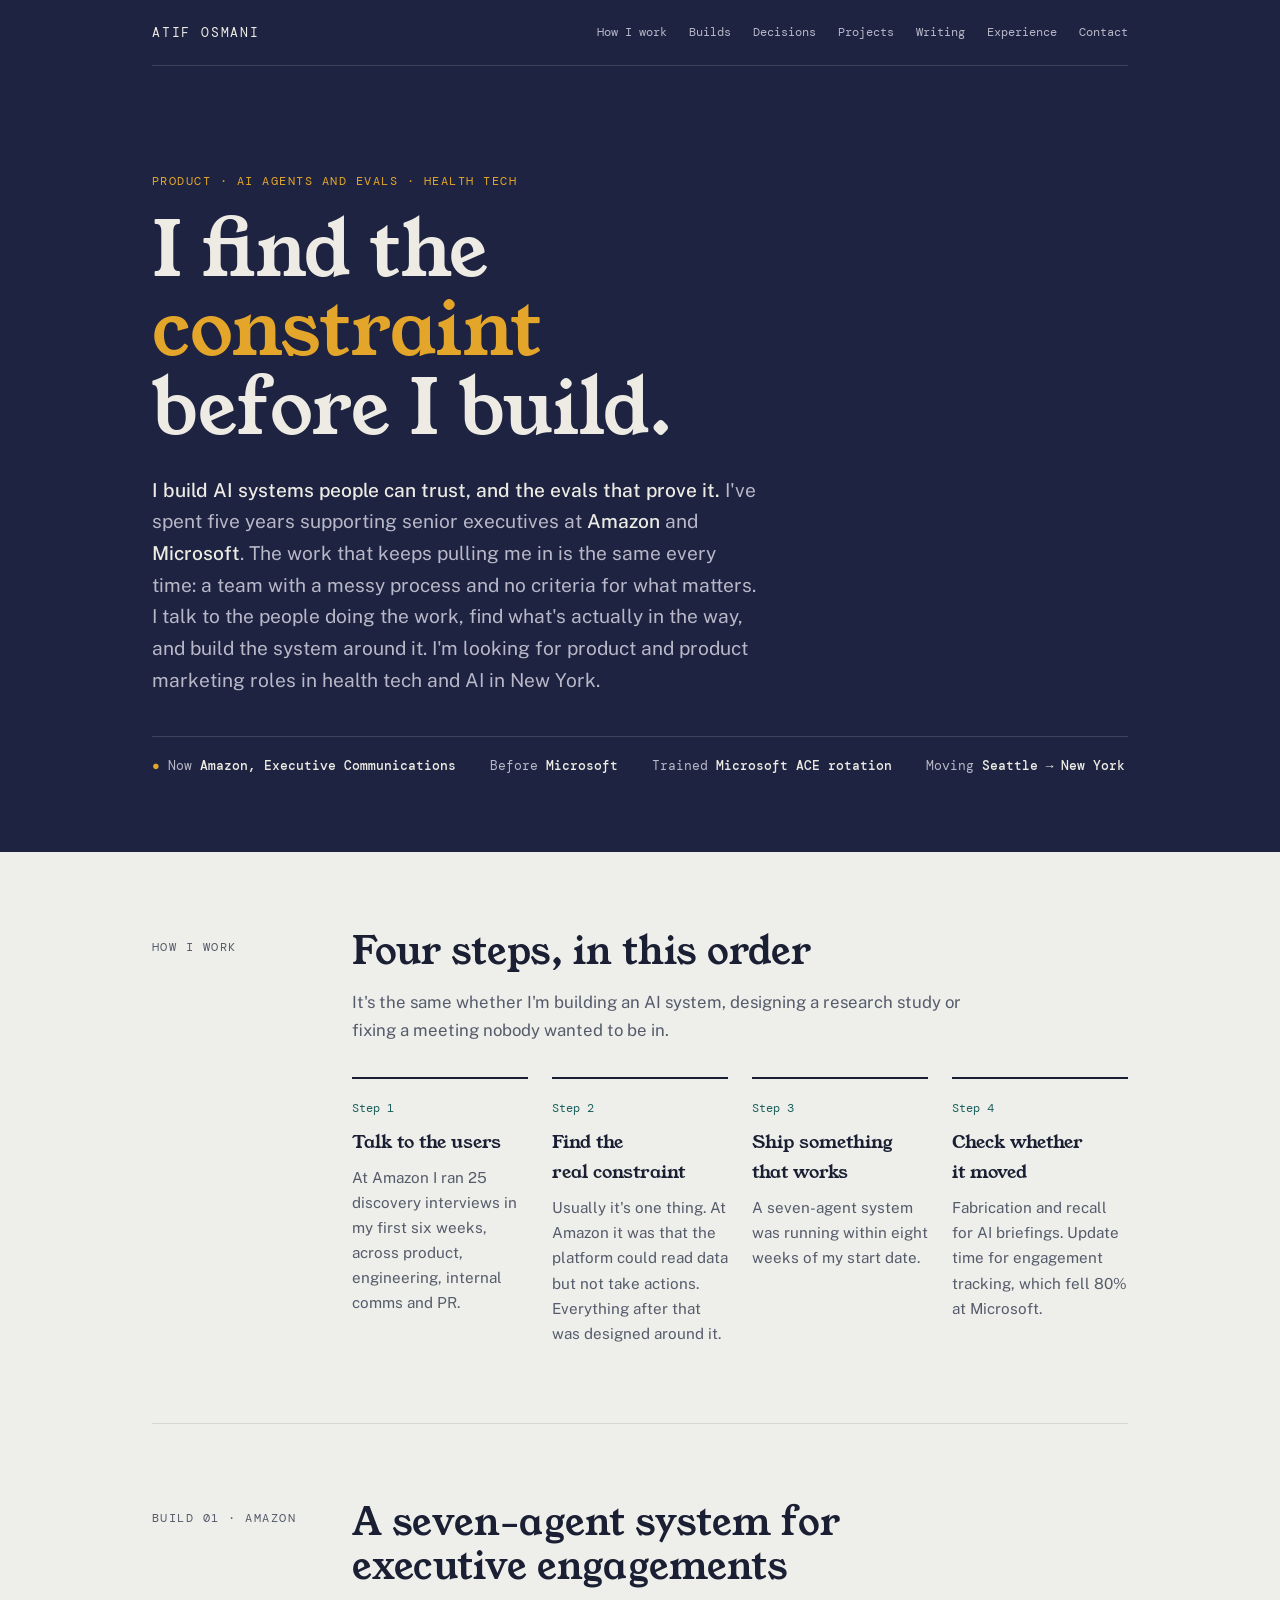
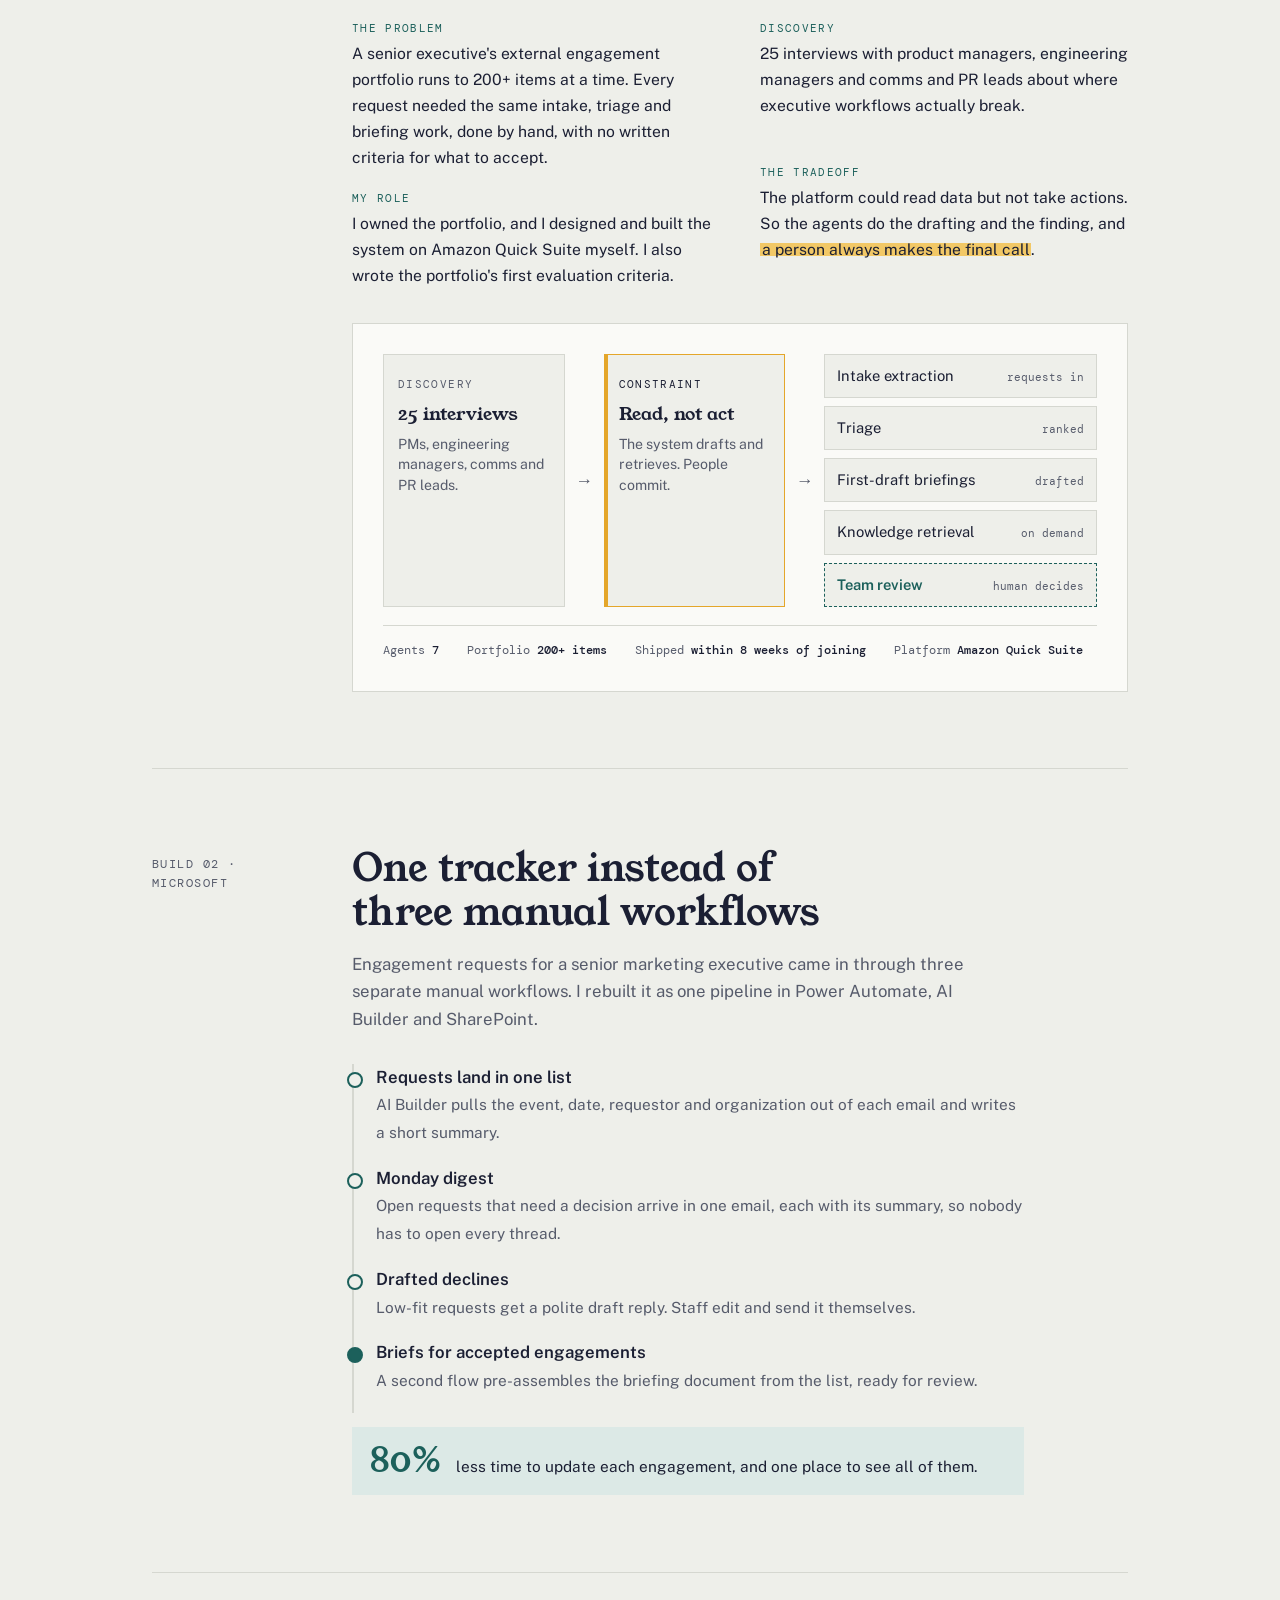
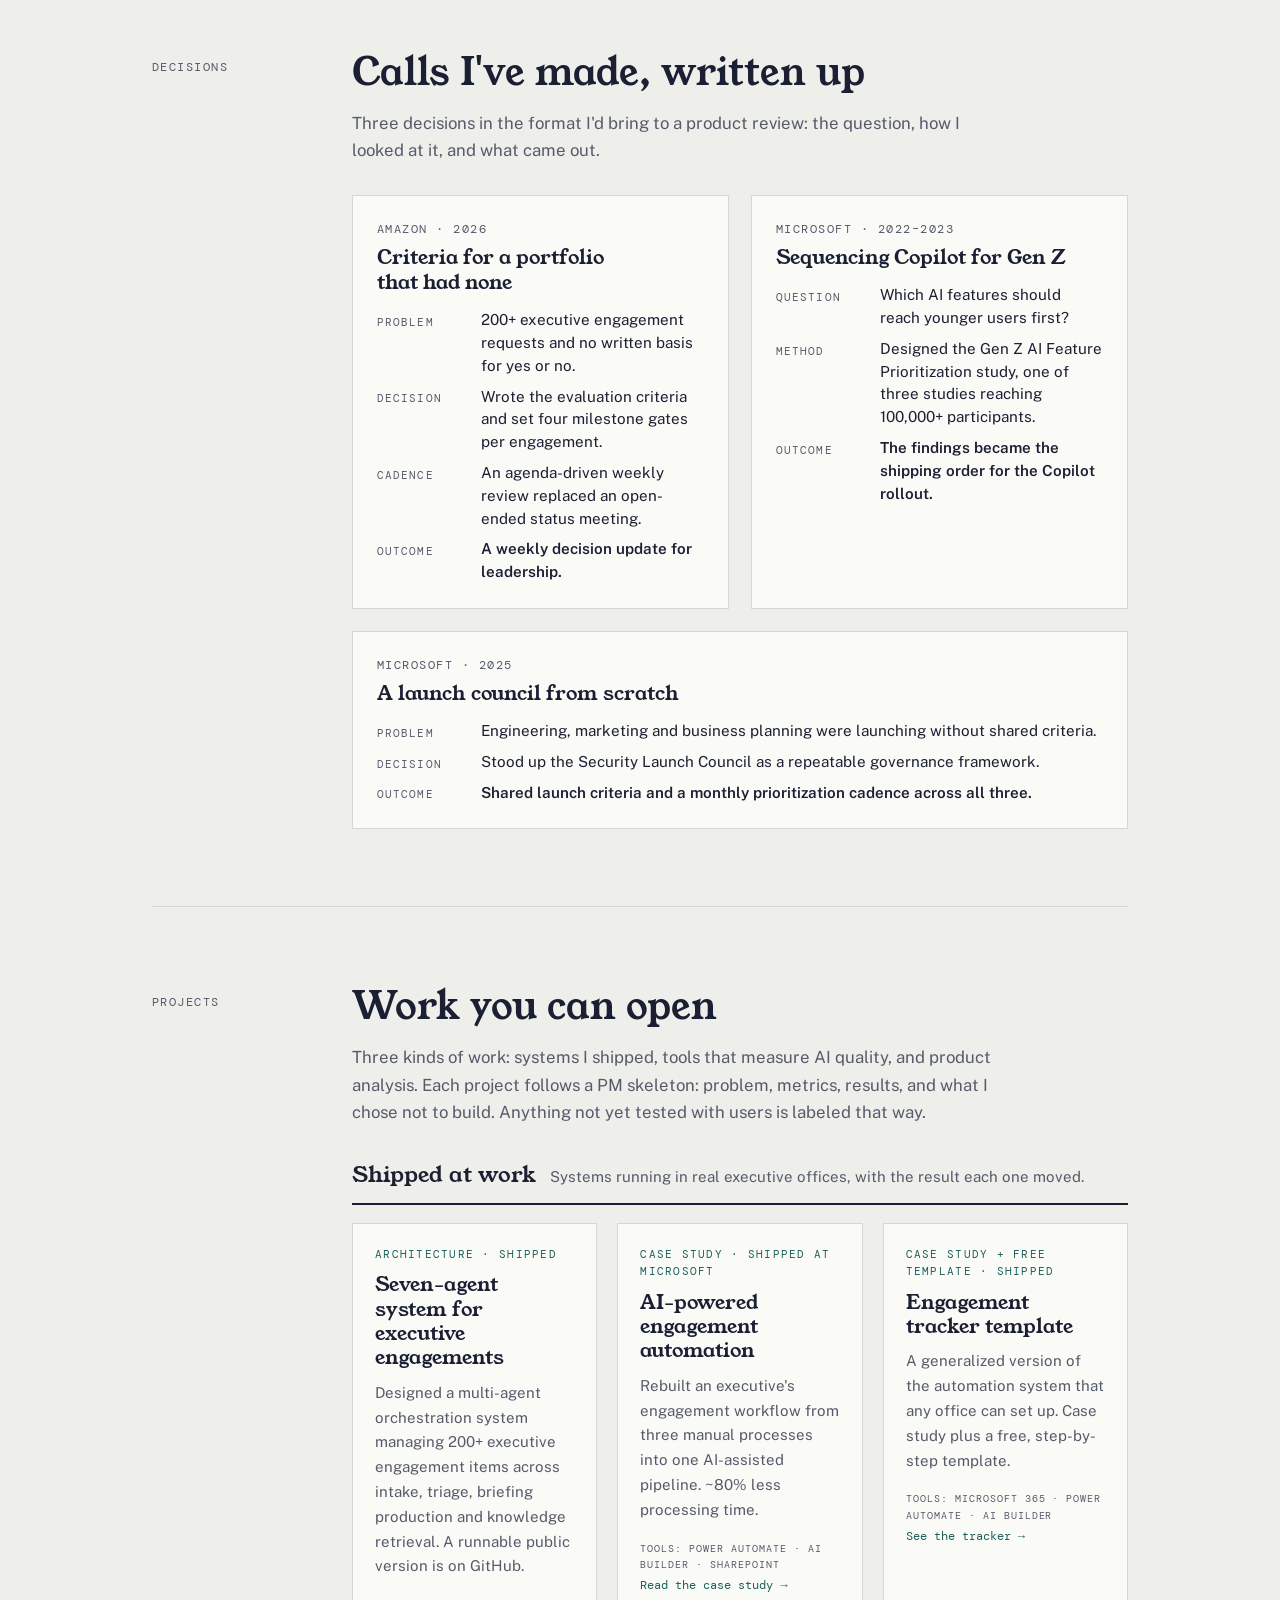
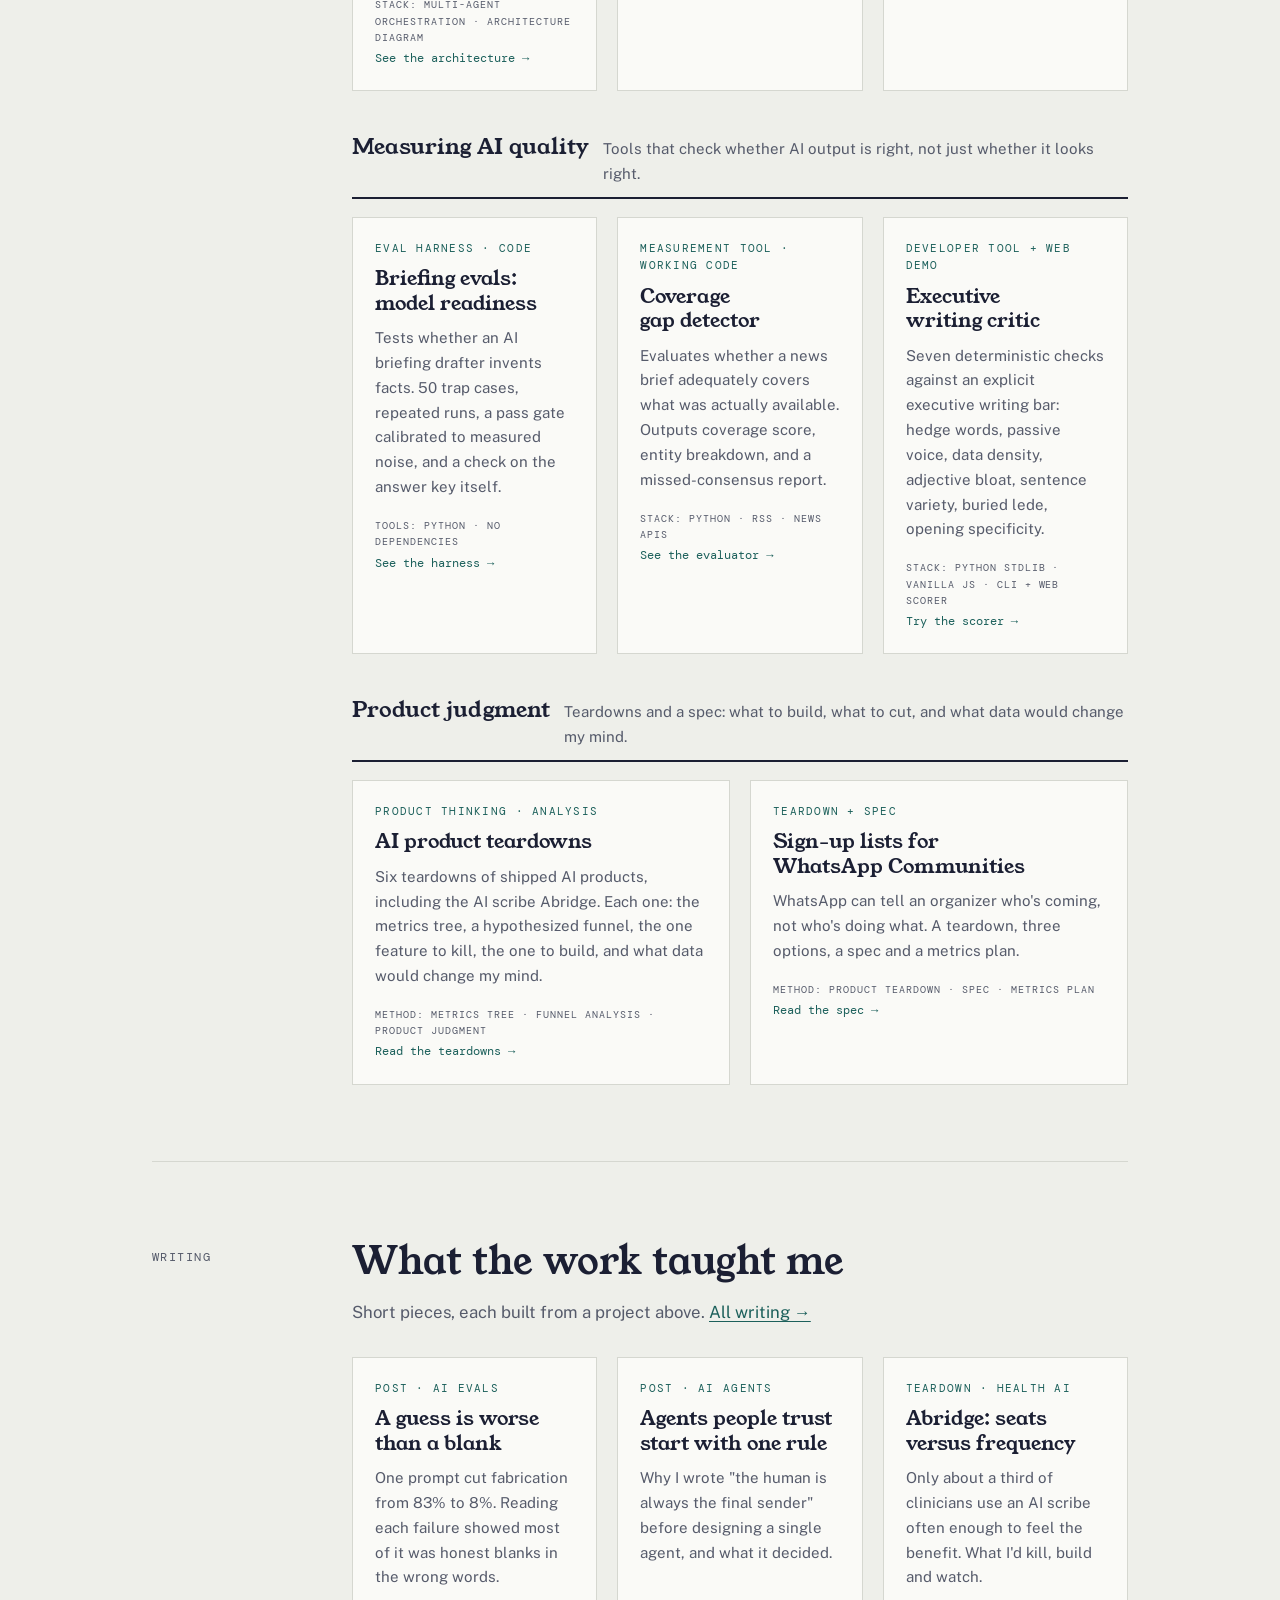
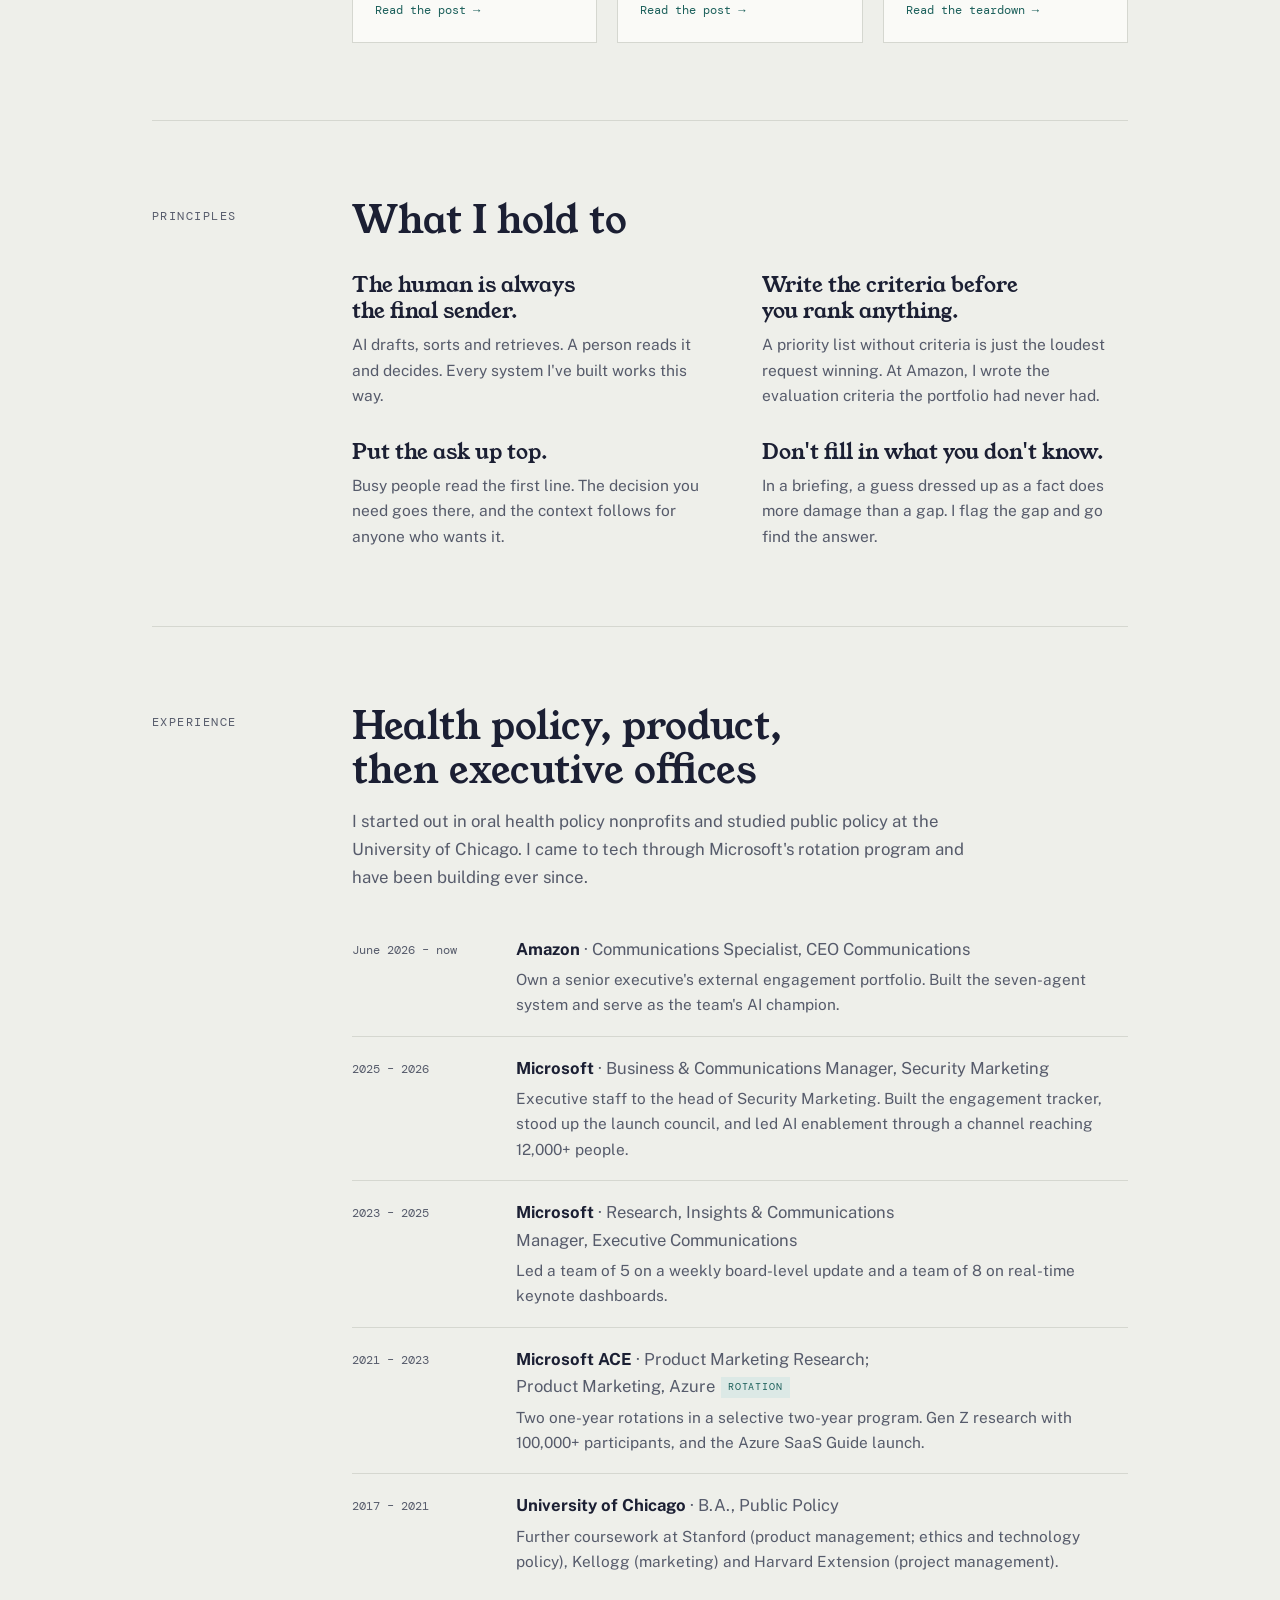
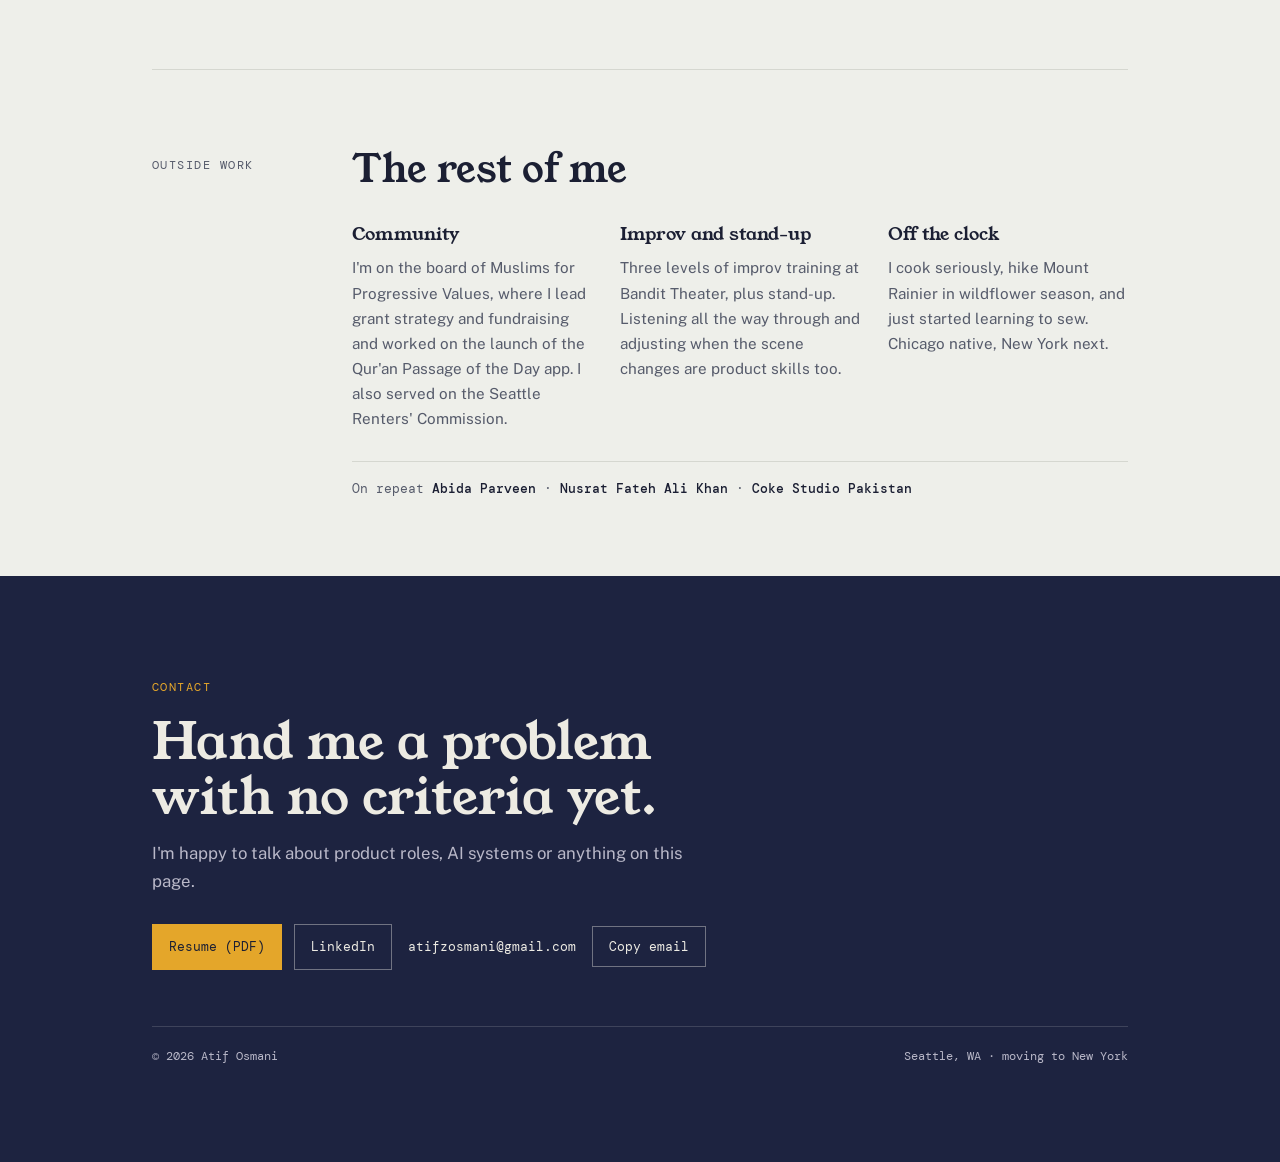
<file: index.html>
<!DOCTYPE html>
<html lang="en">
<head>
<meta charset="UTF-8">
<meta name="viewport" content="width=device-width, initial-scale=1.0">
<title>Atif Osmani</title>
<meta name="description" content="Atif Osmani builds AI systems people can trust, and the evals that prove it. He is looking for product and product marketing roles in health tech and AI in New York.">
<link rel="preconnect" href="https://fonts.googleapis.com">
<link rel="preconnect" href="https://fonts.gstatic.com" crossorigin>
<link href="https://fonts.googleapis.com/css2?family=Young+Serif&family=Public+Sans:ital,wght@0,400;0,500;0,600;0,700;1,400&family=DM+Mono:wght@400;500&display=swap" rel="stylesheet">
<style>
/* Layout: an indigo title band, then a working notebook. A narrow margin rail labels each section the way a spec labels its fields. Marigold is used only to mark the thing that matters. */
:root{
  --paper:#EEEFEA;
  --sheet:#FAFAF7;
  --ink:#1B1F33;
  --muted:#565B6B;
  --rule:#D5D7D0;
  --indigo:#1D2340;
  --on-indigo:#EDEBE3;
  --on-indigo-muted:#B9B8C8;
  --marigold:#E4A62A;
  --mark-bg:#F2C866;
  --teal:#1C605B;
  --teal-soft:#DCE9E6;
  --display:'Young Serif',Georgia,'Times New Roman',serif;
  --body:'Public Sans','Helvetica Neue',Arial,sans-serif;
  --mono:'DM Mono',ui-monospace,Menlo,monospace;
  --rail:10.5rem;
  --maxw:66rem;
}
@media (prefers-color-scheme:dark){:root:not([data-theme="light"]){
  --paper:#12152A;--sheet:#191D34;--ink:#E9E8E1;--muted:#A3A5B6;--rule:#2B3049;
  --indigo:#0C0F20;--on-indigo:#EDEBE3;--on-indigo-muted:#A9A8BA;
  --marigold:#E9B447;--mark-bg:#7A5A12;--teal:#78C4BA;--teal-soft:#1B3431;color-scheme:dark}}
:root[data-theme="dark"]{
  --paper:#12152A;--sheet:#191D34;--ink:#E9E8E1;--muted:#A3A5B6;--rule:#2B3049;
  --indigo:#0C0F20;--on-indigo:#EDEBE3;--on-indigo-muted:#A9A8BA;
  --marigold:#E9B447;--mark-bg:#7A5A12;--teal:#78C4BA;--teal-soft:#1B3431;color-scheme:dark}

*{box-sizing:border-box}
html{scroll-behavior:smooth}
body{margin:0;background:var(--paper);color:var(--ink);font-family:var(--body);font-size:1.05rem;line-height:1.65;-webkit-font-smoothing:antialiased}
.wrap{max-width:var(--maxw);margin:0 auto;padding-inline:clamp(16px,4vw,40px)}
a{color:var(--teal);text-underline-offset:3px}
a:focus-visible,button:focus-visible{outline:2px solid var(--marigold);outline-offset:3px;border-radius:2px}
h1,h2,h3{font-family:var(--display);font-weight:400;text-wrap:balance;margin:0}
p{margin:0}
.label{font-family:var(--mono);font-size:.72rem;letter-spacing:.13em;text-transform:uppercase;color:var(--muted)}

/* title band */
.band{background:var(--indigo);color:var(--on-indigo)}
.top{display:flex;justify-content:space-between;align-items:center;gap:16px;flex-wrap:wrap;padding-block:22px;border-bottom:1px solid rgba(237,235,227,.16)}
.top .who{font-family:var(--mono);font-size:.8rem;letter-spacing:.14em;text-transform:uppercase}
.top nav{display:flex;gap:22px;flex-wrap:wrap}
.top nav a{font-family:var(--mono);font-size:.78rem;color:var(--on-indigo-muted);text-decoration:none}
.top nav a:hover{color:var(--marigold)}
.hero{padding-block:clamp(52px,8vw,100px) clamp(44px,6vw,76px)}
.hero .label{color:var(--marigold)}
.hero h1{font-size:clamp(2.5rem,6.6vw,4.7rem);line-height:1.05;max-width:13ch;margin-top:18px}
.hero h1 em{font-style:normal;color:var(--marigold)}
.hero .lede{max-width:38rem;font-size:1.2rem;color:var(--on-indigo-muted);margin-top:26px}
.hero .lede b{color:var(--on-indigo);font-weight:500}
.facts{display:flex;flex-wrap:wrap;gap:10px 34px;margin-top:40px;padding-top:18px;border-top:1px solid rgba(237,235,227,.16);font-family:var(--mono);font-size:.8rem;color:var(--on-indigo-muted)}
.facts b{color:var(--on-indigo);font-weight:500}
.facts .dot{color:var(--marigold)}

/* spec rows */
.row{display:grid;grid-template-columns:var(--rail) minmax(0,1fr);gap:32px;padding-block:clamp(48px,6vw,80px);border-top:1px solid var(--rule)}
.row:first-of-type{border-top:0}
.row > .label{padding-top:.55rem}
.row h2{font-size:clamp(1.75rem,3.4vw,2.4rem);line-height:1.15;margin-bottom:16px}
.intro{max-width:40rem;color:var(--muted)}
.intro + .intro{margin-top:12px}
mark{background:linear-gradient(transparent 14%,var(--mark-bg) 14%,var(--mark-bg) 86%,transparent 86%);color:inherit;padding:0 .1em}

/* method */
.steps{list-style:none;padding:0;margin:32px 0 0;display:grid;grid-template-columns:repeat(4,minmax(0,1fr));gap:24px}
.steps li{border-top:2px solid var(--ink);padding-top:14px;min-width:0}
.steps .n{font-family:var(--mono);font-size:.76rem;color:var(--teal)}
.steps h3{font-size:1.15rem;margin:6px 0 8px}
.steps p{font-size:.95rem;color:var(--muted)}

/* case study */
.case{margin-top:30px;display:grid;grid-template-columns:minmax(0,1fr) minmax(0,1fr);gap:18px 40px}
.case dl{margin:0;display:grid;gap:18px}
.case dt{font-family:var(--mono);font-size:.7rem;letter-spacing:.12em;text-transform:uppercase;color:var(--teal);margin-bottom:4px}
.case dd{margin:0;font-size:.98rem}
.flow{margin-top:34px;background:var(--sheet);border:1px solid var(--rule);padding:clamp(18px,3vw,30px)}
.flow-grid{display:grid;grid-template-columns:minmax(0,1fr) auto minmax(0,1fr) auto minmax(0,1.5fr);align-items:stretch;gap:14px}
.node{border:1px solid var(--rule);padding:14px;min-width:0;background:var(--paper)}
.node .label{font-size:.66rem}
.node b{display:block;font-family:var(--display);font-weight:400;font-size:1.12rem;margin:4px 0}
.node p{font-size:.88rem;color:var(--muted);line-height:1.45}
.node.constraint{border-color:var(--marigold);box-shadow:inset 3px 0 0 var(--marigold)}
.node.constraint .label{color:var(--ink)}
.arrow{align-self:center;font-family:var(--mono);color:var(--muted);font-size:1.1rem}
.stages{display:flex;flex-direction:column;gap:8px}
.stage{display:flex;justify-content:space-between;gap:10px;align-items:baseline;border:1px solid var(--rule);background:var(--paper);padding:9px 12px;font-size:.92rem}
.stage span:last-child{font-family:var(--mono);font-size:.7rem;color:var(--muted);white-space:nowrap}
.stage.human{border-style:dashed;border-color:var(--teal)}
.stage.human span:first-child{color:var(--teal);font-weight:600}
.flow-foot{display:flex;flex-wrap:wrap;gap:8px 28px;margin-top:18px;padding-top:14px;border-top:1px solid var(--rule);font-family:var(--mono);font-size:.78rem;color:var(--muted)}
.flow-foot b{color:var(--ink);font-weight:500}

/* pipeline list for case 2 */
.pipe{list-style:none;padding:0;margin:30px 0 0;border-left:2px solid var(--rule)}
.pipe li{position:relative;padding:0 0 18px 22px;max-width:42rem}
.pipe li::before{content:"";position:absolute;left:-7px;top:.5rem;width:12px;height:12px;border-radius:50%;background:var(--paper);border:2px solid var(--teal)}
.pipe li.last::before{background:var(--teal)}
.pipe b{display:block;font-weight:600}
.pipe span{color:var(--muted);font-size:.96rem}
.result{display:flex;align-items:baseline;gap:14px;flex-wrap:wrap;margin-top:14px;padding:16px 18px;background:var(--teal-soft);max-width:42rem}
.result .big{font-family:var(--display);font-size:2.2rem;line-height:1;color:var(--teal)}
.result p{font-size:.96rem;flex:1;min-width:14rem}

/* decision records */
.records{display:grid;grid-template-columns:repeat(2,minmax(0,1fr));gap:22px;margin-top:30px}
.records .record:last-child:nth-child(odd){grid-column:1/-1}
.record{background:var(--sheet);border:1px solid var(--rule);padding:24px;min-width:0;display:flex;flex-direction:column;gap:14px}
.record header{display:flex;flex-direction:column;gap:6px}
.record h3{font-size:1.25rem;line-height:1.25}
.record dl{margin:0;display:grid;grid-template-columns:5.6rem minmax(0,1fr);gap:8px 14px}
.record dt{font-family:var(--mono);font-size:.68rem;letter-spacing:.1em;text-transform:uppercase;color:var(--muted);padding-top:.3rem}
.record dd{margin:0;font-size:.95rem;line-height:1.5}
.record dd.out{font-weight:600}

/* projects */
.projects{display:grid;grid-template-columns:repeat(3,minmax(0,1fr));gap:20px;margin-top:30px}
.project{display:flex;flex-direction:column;gap:10px;background:var(--sheet);border:1px solid var(--rule);padding:22px;text-decoration:none;color:var(--ink);min-width:0;transition:border-color .15s,transform .15s}
.project:hover{border-color:var(--teal);transform:translateY(-2px)}
.project h3{font-size:1.22rem;line-height:1.25}
.project p{font-size:.94rem;color:var(--muted)}
.project .go{margin-top:auto;font-family:var(--mono);font-size:.76rem;color:var(--teal)}
.project .kind{font-family:var(--mono);font-size:.66rem;letter-spacing:.12em;text-transform:uppercase;color:var(--teal)}

.pgroup{margin-top:38px}
.pgroup:first-of-type{margin-top:30px}
.pgroup-head{display:flex;align-items:baseline;gap:14px;flex-wrap:wrap;padding-bottom:10px;border-bottom:2px solid var(--ink)}
.pgroup-head h3{font-size:1.35rem}
.pgroup-head p{font-size:.94rem;color:var(--muted);flex:1;min-width:16rem}
.pgroup .projects{margin-top:18px}
.projects.two{grid-template-columns:repeat(2,minmax(0,1fr))}

/* principles */
.principles{display:grid;grid-template-columns:repeat(2,minmax(0,1fr));gap:30px 44px;margin-top:30px}
.principle{min-width:0}
.principle h3{font-size:1.3rem;line-height:1.25;margin-bottom:8px}
.principle p{font-size:.97rem;color:var(--muted)}

/* experience */
.xp{list-style:none;padding:0;margin:26px 0 0}
.xp li{display:grid;grid-template-columns:9rem minmax(0,1fr);gap:20px;padding-block:18px;border-bottom:1px solid var(--rule)}
.xp li:last-child{border-bottom:0}
.xp .when{font-family:var(--mono);font-size:.78rem;color:var(--muted);padding-top:.25rem;font-variant-numeric:tabular-nums}
.xp h3{font-family:var(--body);font-weight:700;font-size:1.04rem}
.xp h3 span{font-weight:400;color:var(--muted)}
.xp p{font-size:.96rem;color:var(--muted);margin-top:4px;max-width:44rem}
.xp .tag{display:inline-block;font-family:var(--mono);font-size:.64rem;letter-spacing:.08em;text-transform:uppercase;color:var(--teal);background:var(--teal-soft);padding:2px 7px;margin-left:6px;vertical-align:2px;font-weight:400}

/* outside */
.outside{display:grid;grid-template-columns:repeat(3,minmax(0,1fr));gap:28px;margin-top:28px}
.outside div{min-width:0}
.outside h3{font-size:1.15rem;margin-bottom:6px}
.outside p{font-size:.95rem;color:var(--muted)}
.listening{margin-top:30px;padding-top:16px;border-top:1px solid var(--rule);font-family:var(--mono);font-size:.8rem;color:var(--muted)}
.listening b{color:var(--ink);font-weight:500}

/* contact */
.contact{background:var(--indigo);color:var(--on-indigo);padding-block:clamp(56px,8vw,96px)}
.contact .label{color:var(--marigold)}
.contact h2{font-size:clamp(2rem,4.6vw,3.2rem);line-height:1.08;max-width:18ch;margin-top:14px}
.contact p{color:var(--on-indigo-muted);max-width:36rem;margin-top:16px}
.links{display:flex;flex-wrap:wrap;gap:12px;margin-top:28px;align-items:center}
.links a,.copy{font-family:var(--mono);font-size:.84rem;text-decoration:none;border:1px solid rgba(237,235,227,.4);color:var(--on-indigo);background:transparent;padding:11px 16px;cursor:pointer;transition:background .15s,color .15s,border-color .15s}
.links a:hover,.copy:hover{background:var(--on-indigo);color:var(--indigo);border-color:var(--on-indigo)}
.links a.primary{background:var(--marigold);border-color:var(--marigold);color:#1B1F33}
.links a.primary:hover{background:var(--on-indigo);border-color:var(--on-indigo)}
.email{font-family:var(--mono);font-size:.84rem;user-select:all;padding:11px 4px;color:var(--on-indigo)}
.foot{display:flex;justify-content:space-between;flex-wrap:wrap;gap:10px;margin-top:56px;padding-top:20px;border-top:1px solid rgba(237,235,227,.16);font-family:var(--mono);font-size:.72rem;color:var(--on-indigo-muted)}

@media (prefers-reduced-motion:reduce){html{scroll-behavior:auto}*{transition:none!important}}
@media (max-width:900px){
  .row{grid-template-columns:1fr;gap:10px}
  .steps{grid-template-columns:repeat(2,minmax(0,1fr))}
  .flow-grid{grid-template-columns:1fr}
  .arrow{transform:rotate(90deg);justify-self:center}
  .case{grid-template-columns:1fr}
  .outside{grid-template-columns:1fr}
  .projects,.projects.two{grid-template-columns:1fr}
}
@media (max-width:640px){
  .records,.principles,.steps{grid-template-columns:1fr}
  .xp li{grid-template-columns:1fr;gap:4px}
  .record dl{grid-template-columns:1fr;gap:2px}
  .record dd{margin-bottom:8px}
  .top nav{display:none}
}
</style>
</head>
<body>


<div class="band">
  <div class="wrap">
    <div class="top">
      <span class="who">Atif Osmani</span>
      <nav aria-label="Sections">
        <a href="#method">How I work</a>
        <a href="#builds">Builds</a>
        <a href="#decisions">Decisions</a>
        <a href="#projects">Projects</a>
        <a href="#writing">Writing</a>
        <a href="#experience">Experience</a>
        <a href="#contact">Contact</a>
      </nav>
    </div>
    <header class="hero">
      <span class="label">Product · AI agents and evals · Health tech</span>
      <h1>I find the <em>constraint</em> before I build.</h1>
      <p class="lede"><b>I build AI systems people can trust, and the evals that prove it.</b> I've spent five years supporting senior executives at <b>Amazon</b> and <b>Microsoft</b>. The work that keeps pulling me in is the same every time: a team with a messy process and no criteria for what matters. I talk to the people doing the work, find what's actually in the way, and build the system around it. I'm looking for product and product marketing roles in health tech and AI in New York.</p>
      <div class="facts">
        <span><span class="dot">●</span> Now <b>Amazon, Executive Communications</b></span>
        <span>Before <b>Microsoft</b></span>
        <span>Trained <b>Microsoft ACE rotation</b></span>
        <span>Moving <b>Seattle → New York</b></span>
      </div>
    </header>
  </div>
</div>

<main class="wrap">
  <section class="row" id="method">
    <span class="label">How I work</span>
    <div>
      <h2>Four steps, in this order</h2>
      <p class="intro">It's the same whether I'm building an AI system, designing a research study or fixing a meeting nobody wanted to be in.</p>
      <ol class="steps">
        <li><span class="n">Step 1</span><h3>Talk to the users</h3><p>At Amazon I ran 25 discovery interviews in my first six weeks, across product, engineering, internal comms and PR.</p></li>
        <li><span class="n">Step 2</span><h3>Find the real constraint</h3><p>Usually it's one thing. At Amazon it was that the platform could read data but not take actions. Everything after that was designed around it.</p></li>
        <li><span class="n">Step 3</span><h3>Ship something that works</h3><p>A seven-agent system was running within eight weeks of my start date.</p></li>
        <li><span class="n">Step 4</span><h3>Check whether it moved</h3><p>Fabrication and recall for AI briefings. Update time for engagement tracking, which fell 80% at Microsoft.</p></li>
      </ol>
    </div>
  </section>

  <section class="row" id="builds">
    <span class="label">Build 01 · Amazon</span>
    <div>
      <h2>A seven-agent system for executive engagements</h2>
      <div class="case">
        <dl>
          <div><dt>The problem</dt><dd>A senior executive's external engagement portfolio runs to 200+ items at a time. Every request needed the same intake, triage and briefing work, done by hand, with no written criteria for what to accept.</dd></div>
          <div><dt>My role</dt><dd>I owned the portfolio, and I designed and built the system on Amazon Quick Suite myself. I also wrote the portfolio's first evaluation criteria.</dd></div>
        </dl>
        <dl>
          <div><dt>Discovery</dt><dd>25 interviews with product managers, engineering managers and comms and PR leads about where executive workflows actually break.</dd></div>
          <div><dt>The tradeoff</dt><dd>The platform could read data but not take actions. So the agents do the drafting and the finding, and <mark>a person always makes the final call</mark>.</dd></div>
        </dl>
      </div>
      <div class="flow" role="figure" aria-label="Discovery interviews led to a platform constraint, which shaped four agent stages ending with human review">
        <div class="flow-grid">
          <div class="node">
            <span class="label">Discovery</span>
            <b>25 interviews</b>
            <p>PMs, engineering managers, comms and PR leads.</p>
          </div>
          <span class="arrow" aria-hidden="true">→</span>
          <div class="node constraint">
            <span class="label">Constraint</span>
            <b>Read, not act</b>
            <p>The system drafts and retrieves. People commit.</p>
          </div>
          <span class="arrow" aria-hidden="true">→</span>
          <div class="stages">
            <div class="stage"><span>Intake extraction</span><span>requests in</span></div>
            <div class="stage"><span>Triage</span><span>ranked</span></div>
            <div class="stage"><span>First-draft briefings</span><span>drafted</span></div>
            <div class="stage"><span>Knowledge retrieval</span><span>on demand</span></div>
            <div class="stage human"><span>Team review</span><span>human decides</span></div>
          </div>
        </div>
        <div class="flow-foot">
          <span>Agents <b>7</b></span>
          <span>Portfolio <b>200+ items</b></span>
          <span>Shipped <b>within 8 weeks of joining</b></span>
          <span>Platform <b>Amazon Quick Suite</b></span>
        </div>
      </div>
    </div>
  </section>

  <section class="row">
    <span class="label">Build 02 · Microsoft</span>
    <div>
      <h2>One tracker instead of three manual workflows</h2>
      <p class="intro">Engagement requests for a senior marketing executive came in through three separate manual workflows. I rebuilt it as one pipeline in Power Automate, AI Builder and SharePoint.</p>
      <ol class="pipe">
        <li><b>Requests land in one list</b><span>AI Builder pulls the event, date, requestor and organization out of each email and writes a short summary.</span></li>
        <li><b>Monday digest</b><span>Open requests that need a decision arrive in one email, each with its summary, so nobody has to open every thread.</span></li>
        <li><b>Drafted declines</b><span>Low-fit requests get a polite draft reply. Staff edit and send it themselves.</span></li>
        <li class="last"><b>Briefs for accepted engagements</b><span>A second flow pre-assembles the briefing document from the list, ready for review.</span></li>
      </ol>
      <div class="result"><span class="big">80%</span><p>less time to update each engagement, and one place to see all of them.</p></div>
    </div>
  </section>

  <section class="row" id="decisions">
    <span class="label">Decisions</span>
    <div>
      <h2>Calls I've made, written up</h2>
      <p class="intro">Three decisions in the format I'd bring to a product review: the question, how I looked at it, and what came out.</p>
      <div class="records">
        <article class="record">
          <header><span class="label">Amazon · 2026</span><h3>Criteria for a portfolio that had none</h3></header>
          <dl>
            <dt>Problem</dt><dd>200+ executive engagement requests and no written basis for yes or no.</dd>
            <dt>Decision</dt><dd>Wrote the evaluation criteria and set four milestone gates per engagement.</dd>
            <dt>Cadence</dt><dd>An agenda-driven weekly review replaced an open-ended status meeting.</dd>
            <dt>Outcome</dt><dd class="out">A weekly decision update for leadership.</dd>
          </dl>
        </article>
        <article class="record">
          <header><span class="label">Microsoft · 2022–2023</span><h3>Sequencing Copilot for Gen Z</h3></header>
          <dl>
            <dt>Question</dt><dd>Which AI features should reach younger users first?</dd>
            <dt>Method</dt><dd>Designed the Gen Z AI Feature Prioritization study, one of three studies reaching 100,000+ participants.</dd>
            <dt>Outcome</dt><dd class="out">The findings became the shipping order for the Copilot rollout.</dd>
          </dl>
        </article>
        <article class="record">
          <header><span class="label">Microsoft · 2025</span><h3>A launch council from scratch</h3></header>
          <dl>
            <dt>Problem</dt><dd>Engineering, marketing and business planning were launching without shared criteria.</dd>
            <dt>Decision</dt><dd>Stood up the Security Launch Council as a repeatable governance framework.</dd>
            <dt>Outcome</dt><dd class="out">Shared launch criteria and a monthly prioritization cadence across all three.</dd>
          </dl>
        </article>
      </div>
    </div>
  </section>

  <section class="row" id="projects">
    <span class="label">Projects</span>
    <div>
      <h2>Work you can open</h2>
      <p class="intro">Three kinds of work: systems I shipped, tools that measure AI quality, and product analysis. Each project follows a PM skeleton: problem, metrics, results, and what I chose not to build. Anything not yet tested with users is labeled that way.</p>
      <div class="pgroup">
        <div class="pgroup-head"><h3>Shipped at work</h3><p>Systems running in real executive offices, with the result each one moved.</p></div>
        <div class="projects">
        <a class="project" href="projects/agent-system/">
          <span class="kind">Architecture · Shipped</span>
          <h3>Seven-agent system for executive engagements</h3>
          <p>Designed a multi-agent orchestration system managing 200+ executive engagement items across intake, triage, briefing production and knowledge retrieval. A runnable public version is on GitHub.</p>
          <span class="go" style="margin-top:8px">
            <span style="display:block;font-size:.62rem;letter-spacing:.1em;text-transform:uppercase;color:var(--muted);margin-bottom:2px">Stack: Multi-agent orchestration · Architecture diagram</span>
            See the architecture →
          </span>
        </a>
        <a class="project" href="projects/engagement-automation/">
          <span class="kind">Case study · Shipped at Microsoft</span>
          <h3>AI-powered engagement automation</h3>
          <p>Rebuilt an executive's engagement workflow from three manual processes into one AI-assisted pipeline. ~80% less processing time.</p>
          <span class="go" style="margin-top:8px">
            <span style="display:block;font-size:.62rem;letter-spacing:.1em;text-transform:uppercase;color:var(--muted);margin-bottom:2px">Tools: Power Automate · AI Builder · SharePoint</span>
            Read the case study →
          </span>
        </a>
        <a class="project" href="projects/engagement-triage/">
          <span class="kind">Case study + free template · Shipped</span>
          <h3>Engagement tracker template</h3>
          <p>A generalized version of the automation system that any office can set up. Case study plus a free, step-by-step template.</p>
          <span class="go" style="margin-top:8px">
            <span style="display:block;font-size:.62rem;letter-spacing:.1em;text-transform:uppercase;color:var(--muted);margin-bottom:2px">Tools: Microsoft 365 · Power Automate · AI Builder</span>
            See the tracker →
          </span>
        </a>
        </div>
      </div>
      <div class="pgroup">
        <div class="pgroup-head"><h3>Measuring AI quality</h3><p>Tools that check whether AI output is right, not just whether it looks right.</p></div>
        <div class="projects">
        <a class="project" href="projects/briefing-evals/">
          <span class="kind">Eval harness · Code</span>
          <h3>Briefing evals: model readiness</h3>
          <p>Tests whether an AI briefing drafter invents facts. 50 trap cases, repeated runs, a pass gate calibrated to measured noise, and a check on the answer key itself.</p>
          <span class="go" style="margin-top:8px">
            <span style="display:block;font-size:.62rem;letter-spacing:.1em;text-transform:uppercase;color:var(--muted);margin-bottom:2px">Tools: Python · No dependencies</span>
            See the harness →
          </span>
        </a>
        <a class="project" href="projects/coverage-gap/">
          <span class="kind">Measurement tool · Working code</span>
          <h3>Coverage gap detector</h3>
          <p>Evaluates whether a news brief adequately covers what was actually available. Outputs coverage score, entity breakdown, and a missed-consensus report.</p>
          <span class="go" style="margin-top:8px">
            <span style="display:block;font-size:.62rem;letter-spacing:.1em;text-transform:uppercase;color:var(--muted);margin-bottom:2px">Stack: Python · RSS · News APIs</span>
            See the evaluator →
          </span>
        </a>
        <a class="project" href="projects/writing-critic/">
          <span class="kind">Developer tool + web demo</span>
          <h3>Executive writing critic</h3>
          <p>Seven deterministic checks against an explicit executive writing bar: hedge words, passive voice, data density, adjective bloat, sentence variety, buried lede, opening specificity.</p>
          <span class="go" style="margin-top:8px">
            <span style="display:block;font-size:.62rem;letter-spacing:.1em;text-transform:uppercase;color:var(--muted);margin-bottom:2px">Stack: Python stdlib · Vanilla JS · CLI + web scorer</span>
            Try the scorer →
          </span>
        </a>
        </div>
      </div>
      <div class="pgroup">
        <div class="pgroup-head"><h3>Product judgment</h3><p>Teardowns and a spec: what to build, what to cut, and what data would change my mind.</p></div>
        <div class="projects two">
        <a class="project" href="projects/ai-teardowns/">
          <span class="kind">Product thinking · Analysis</span>
          <h3>AI product teardowns</h3>
          <p>Six teardowns of shipped AI products, including the AI scribe Abridge. Each one: the metrics tree, a hypothesized funnel, the one feature to kill, the one to build, and what data would change my mind.</p>
          <span class="go" style="margin-top:8px">
            <span style="display:block;font-size:.62rem;letter-spacing:.1em;text-transform:uppercase;color:var(--muted);margin-bottom:2px">Method: Metrics tree · Funnel analysis · Product judgment</span>
            Read the teardowns →
          </span>
        </a>
        <a class="project" href="projects/whatsapp-signups/">
          <span class="kind">Teardown + spec</span>
          <h3>Sign-up lists for WhatsApp Communities</h3>
          <p>WhatsApp can tell an organizer who's coming, not who's doing what. A teardown, three options, a spec and a metrics plan.</p>
          <span class="go" style="margin-top:8px">
            <span style="display:block;font-size:.62rem;letter-spacing:.1em;text-transform:uppercase;color:var(--muted);margin-bottom:2px">Method: Product teardown · Spec · Metrics plan</span>
            Read the spec →
          </span>
        </a>
        </div>
      </div>
    </div>
  </section>

  <section class="row" id="writing">
    <span class="label">Writing</span>
    <div>
      <h2>What the work taught me</h2>
      <p class="intro">Short pieces, each built from a project above. <a href="writing/">All writing &rarr;</a></p>
      <div class="projects">
        <a class="project" href="writing/a-guess-is-worse-than-a-blank/">
          <span class="kind">Post · AI evals</span>
          <h3>A guess is worse than a blank</h3>
          <p>One prompt cut fabrication from 83% to 8%. Reading each failure showed most of it was honest blanks in the wrong words.</p>
          <span class="go">Read the post →</span>
        </a>
        <a class="project" href="writing/agents-people-trust/">
          <span class="kind">Post · AI agents</span>
          <h3>Agents people trust start with one rule</h3>
          <p>Why I wrote "the human is always the final sender" before designing a single agent, and what it decided.</p>
          <span class="go">Read the post →</span>
        </a>
        <a class="project" href="projects/ai-teardowns/teardown-abridge.md">
          <span class="kind">Teardown · Health AI</span>
          <h3>Abridge: seats versus frequency</h3>
          <p>Only about a third of clinicians use an AI scribe often enough to feel the benefit. What I'd kill, build and watch.</p>
          <span class="go">Read the teardown →</span>
        </a>
      </div>
    </div>
  </section>

  <section class="row" id="principles">
    <span class="label">Principles</span>
    <div>
      <h2>What I hold to</h2>
      <div class="principles">
        <div class="principle"><h3>The human is always the final sender.</h3><p>AI drafts, sorts and retrieves. A person reads it and decides. Every system I've built works this way.</p></div>
        <div class="principle"><h3>Write the criteria before you rank anything.</h3><p>A priority list without criteria is just the loudest request winning. At Amazon, I wrote the evaluation criteria the portfolio had never had.</p></div>
        <div class="principle"><h3>Put the ask up top.</h3><p>Busy people read the first line. The decision you need goes there, and the context follows for anyone who wants it.</p></div>
        <div class="principle"><h3>Don't fill in what you don't know.</h3><p>In a briefing, a guess dressed up as a fact does more damage than a gap. I flag the gap and go find the answer.</p></div>
      </div>
    </div>
  </section>

  <section class="row" id="experience">
    <span class="label">Experience</span>
    <div>
      <h2>Health policy, product, then executive offices</h2>
      <p class="intro">I started out in oral health policy nonprofits and studied public policy at the University of Chicago. I came to tech through Microsoft's rotation program and have been building ever since.</p>
      <ul class="xp">
        <li>
          <span class="when">June 2026 – now</span>
          <div><h3>Amazon <span>· Communications Specialist, CEO Communications</span></h3>
          <p>Own a senior executive's external engagement portfolio. Built the seven-agent system and serve as the team's AI champion.</p></div>
        </li>
        <li>
          <span class="when">2025 – 2026</span>
          <div><h3>Microsoft <span>· Business &amp; Communications Manager, Security Marketing</span></h3>
          <p>Executive staff to the head of Security Marketing. Built the engagement tracker, stood up the launch council, and led AI enablement through a channel reaching 12,000+ people.</p></div>
        </li>
        <li>
          <span class="when">2023 – 2025</span>
          <div><h3>Microsoft <span>· Research, Insights &amp; Communications Manager, Executive Communications</span></h3>
          <p>Led a team of 5 on a weekly board-level update and a team of 8 on real-time keynote dashboards.</p></div>
        </li>
        <li>
          <span class="when">2021 – 2023</span>
          <div><h3>Microsoft ACE <span>· Product Marketing Research; Product Marketing, Azure</span><span class="tag">Rotation</span></h3>
          <p>Two one-year rotations in a selective two-year program. Gen Z research with 100,000+ participants, and the Azure SaaS Guide launch.</p></div>
        </li>
        <li>
          <span class="when">2017 – 2021</span>
          <div><h3>University of Chicago <span>· B.A., Public Policy</span></h3>
          <p>Further coursework at Stanford (product management; ethics and technology policy), Kellogg (marketing) and Harvard Extension (project management).</p></div>
        </li>
      </ul>
    </div>
  </section>

  <section class="row" id="outside">
    <span class="label">Outside work</span>
    <div>
      <h2>The rest of me</h2>
      <div class="outside">
        <div><h3>Community</h3><p>I'm on the board of Muslims for Progressive Values, where I lead grant strategy and fundraising and worked on the launch of the Qur'an Passage of the Day app. I also served on the Seattle Renters' Commission.</p></div>
        <div><h3>Improv and stand-up</h3><p>Three levels of improv training at Bandit Theater, plus stand-up. Listening all the way through and adjusting when the scene changes are product skills too.</p></div>
        <div><h3>Off the clock</h3><p>I cook seriously, hike Mount Rainier in wildflower season, and just started learning to sew. Chicago native, New York next.</p></div>
      </div>
      <p class="listening">On repeat <b>Abida Parveen</b> · <b>Nusrat Fateh Ali Khan</b> · <b>Coke Studio Pakistan</b></p>
    </div>
  </section>
</main>

<footer class="contact" id="contact">
  <div class="wrap">
    <span class="label">Contact</span>
    <h2>Hand me a problem with no criteria yet.</h2>
    <p>I'm happy to talk about product roles, AI systems or anything on this page.</p>
    <div class="links">
      <a class="primary" href="Atif_Osmani_Resume.pdf" target="_blank" rel="noopener">Resume (PDF)</a>
      <a href="https://linkedin.com/in/azosmani" target="_blank" rel="noopener">LinkedIn</a>
      <span class="email" id="email">atifzosmani@gmail.com</span>
      <button class="copy" id="copy" type="button">Copy email</button>
    </div>
    <div class="foot"><span>© 2026 Atif Osmani</span><span>Seattle, WA · moving to New York</span></div>
  </div>
</footer>

<script>
document.getElementById('copy').addEventListener('click', function(){
  var btn=this, el=document.getElementById('email');
  function done(){btn.textContent='Copied';setTimeout(function(){btn.textContent='Copy email'},1800)}
  function fallback(){var r=document.createRange();r.selectNodeContents(el);var s=getSelection();s.removeAllRanges();s.addRange(r);btn.textContent='Selected. Press Ctrl+C'}
  try{navigator.clipboard.writeText(el.textContent).then(done,fallback)}catch(e){fallback()}
});
</script>

</body>
</html>
</file>
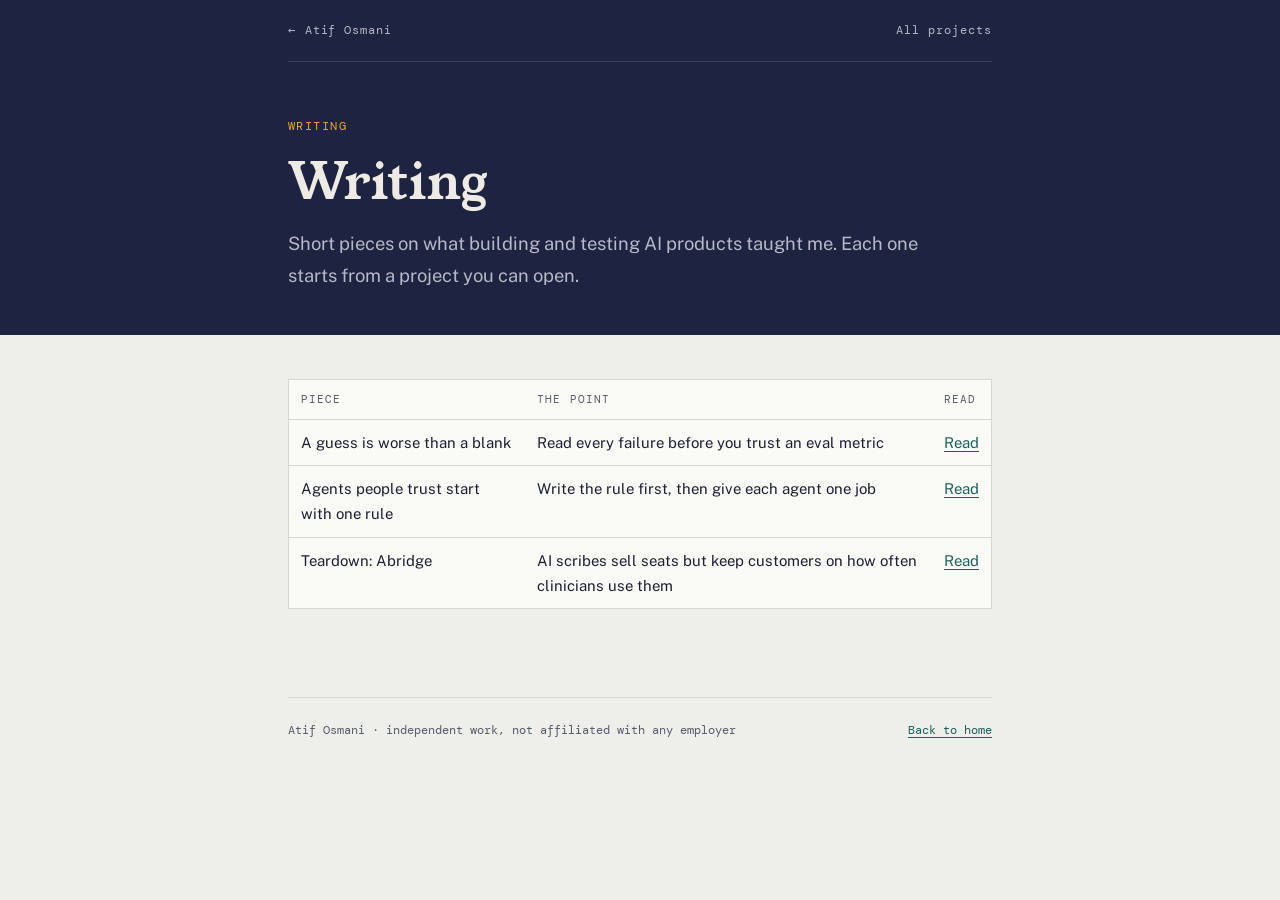
<file: writing/index.html>
<!DOCTYPE html>
<html lang="en">
<head>
<meta charset="UTF-8">
<meta name="viewport" content="width=device-width, initial-scale=1.0">
<title>Writing | Atif Osmani</title>
<meta name="description" content="Short pieces by Atif Osmani on AI evals, AI agents and health AI products.">
<link rel="preconnect" href="https://fonts.googleapis.com">
<link rel="preconnect" href="https://fonts.gstatic.com" crossorigin>
<link href="https://fonts.googleapis.com/css2?family=Young+Serif&family=Public+Sans:ital,wght@0,400;0,600;0,700;1,400&family=DM+Mono:wght@400;500&display=swap" rel="stylesheet">
<link rel="stylesheet" href="../assets/project.css">
</head>
<body>
<div class="band">
  <div class="wrap">
    <div class="top"><a href="../">&#8592; Atif Osmani</a><a href="../#projects">All projects</a></div>
    <header class="head">
      <span class="label">Writing</span>
      <h1>Writing</h1>
      <p>Short pieces on what building and testing AI products taught me. Each one starts from a project you can open.</p>
    </header>
  </div>
</div>

<main class="wrap">
  <div class="table-wrap"><table>
    <thead><tr><th>Piece</th><th>The point</th><th>Read</th></tr></thead>
    <tbody>
      <tr><td>A guess is worse than a blank</td><td>Read every failure before you trust an eval metric</td><td><a href="a-guess-is-worse-than-a-blank/">Read</a></td></tr>
      <tr><td>Agents people trust start with one rule</td><td>Write the rule first, then give each agent one job</td><td><a href="agents-people-trust/">Read</a></td></tr>
      <tr><td>Teardown: Abridge</td><td>AI scribes sell seats but keep customers on how often clinicians use them</td><td><a href="../projects/ai-teardowns/teardown-abridge.md">Read</a></td></tr>
    </tbody>
  </table></div>
</main>
<div class="wrap"><div class="foot"><span>Atif Osmani &middot; independent work, not affiliated with any employer</span><a href="../">Back to home</a></div></div>
</body>
</html>
</file>
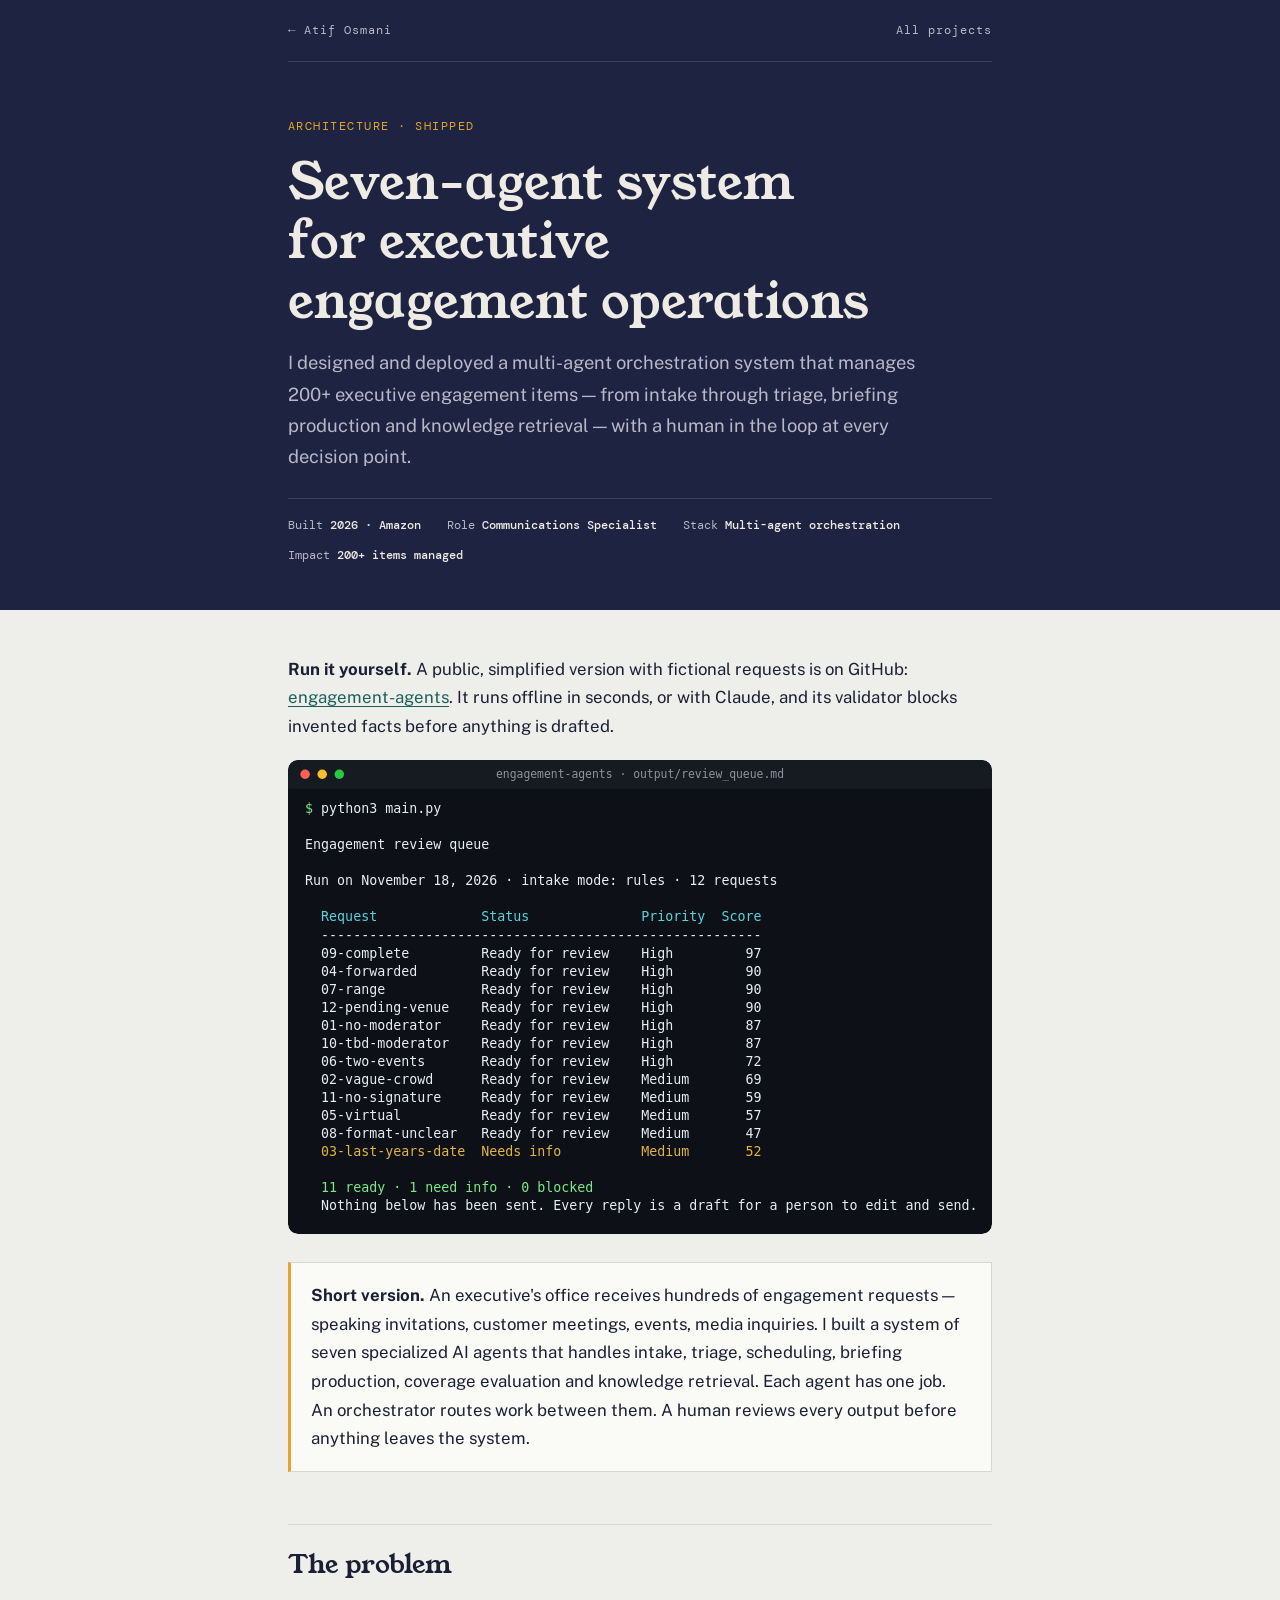
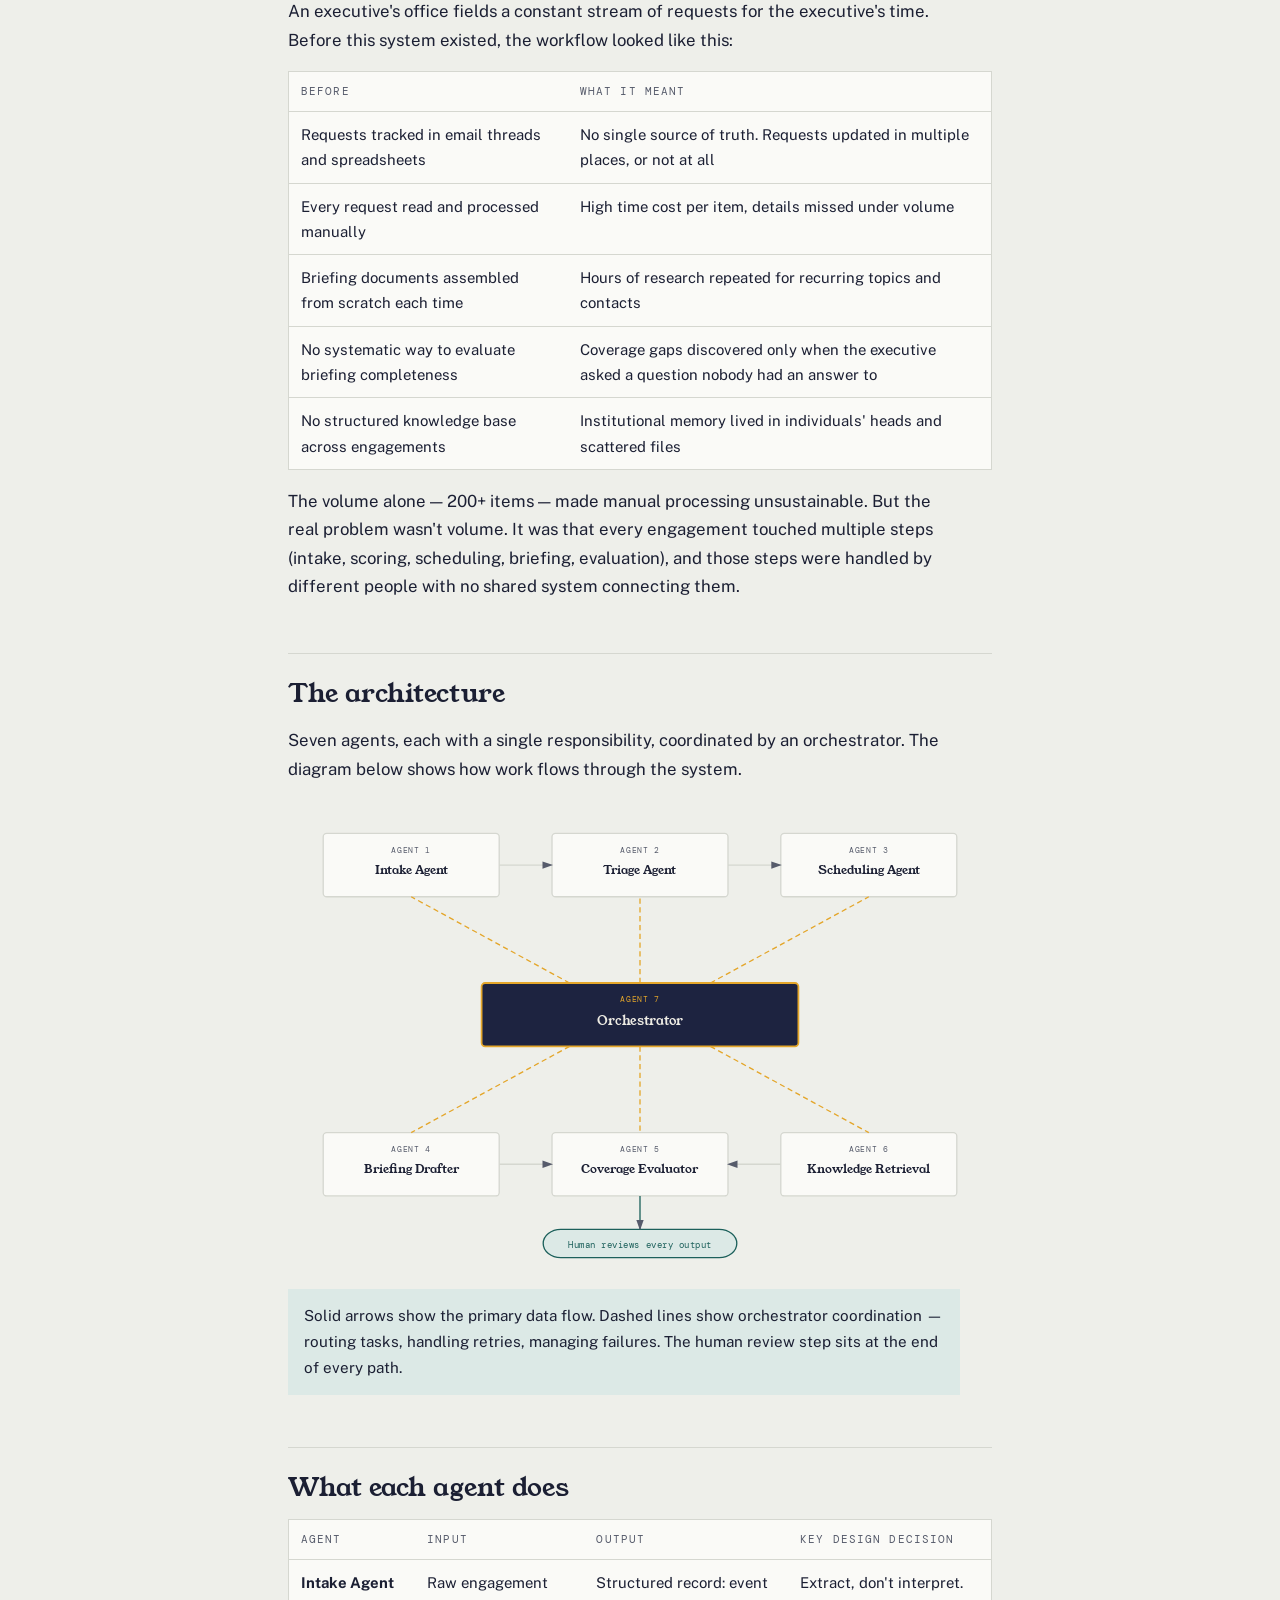
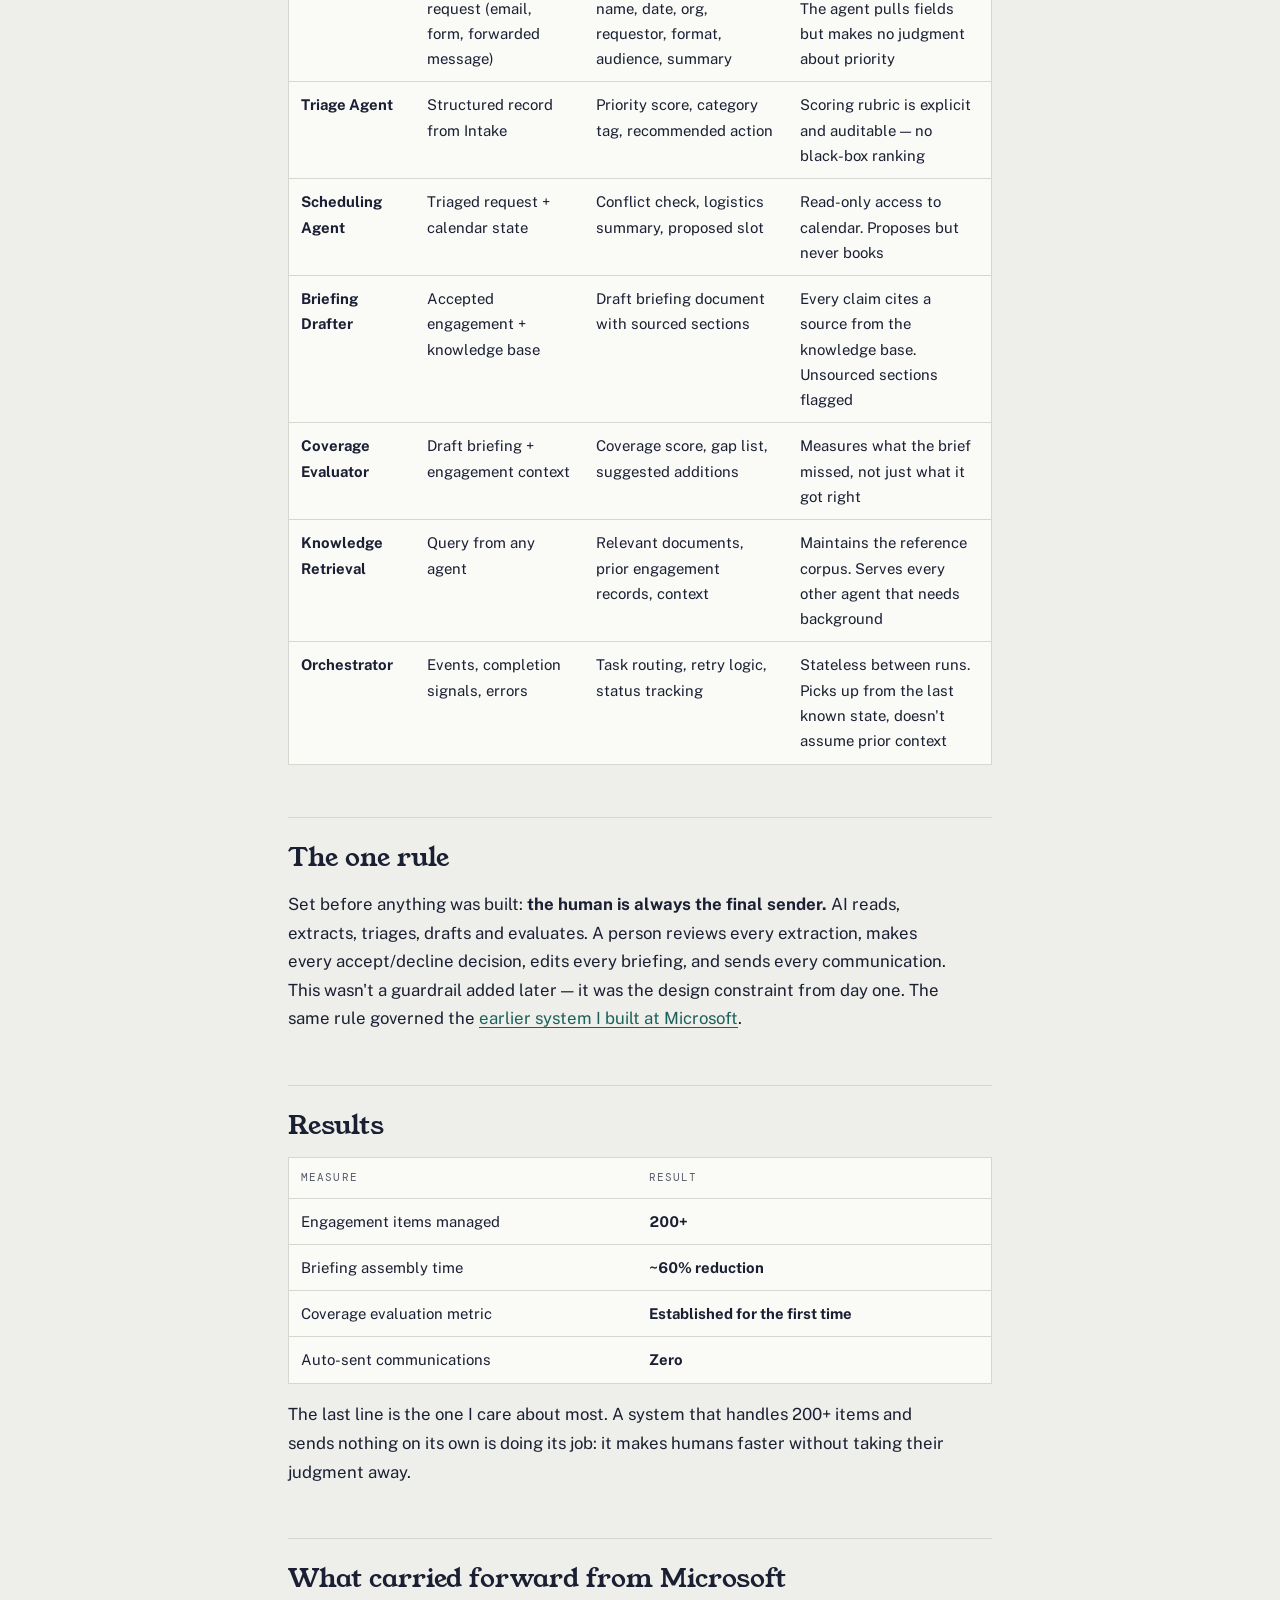
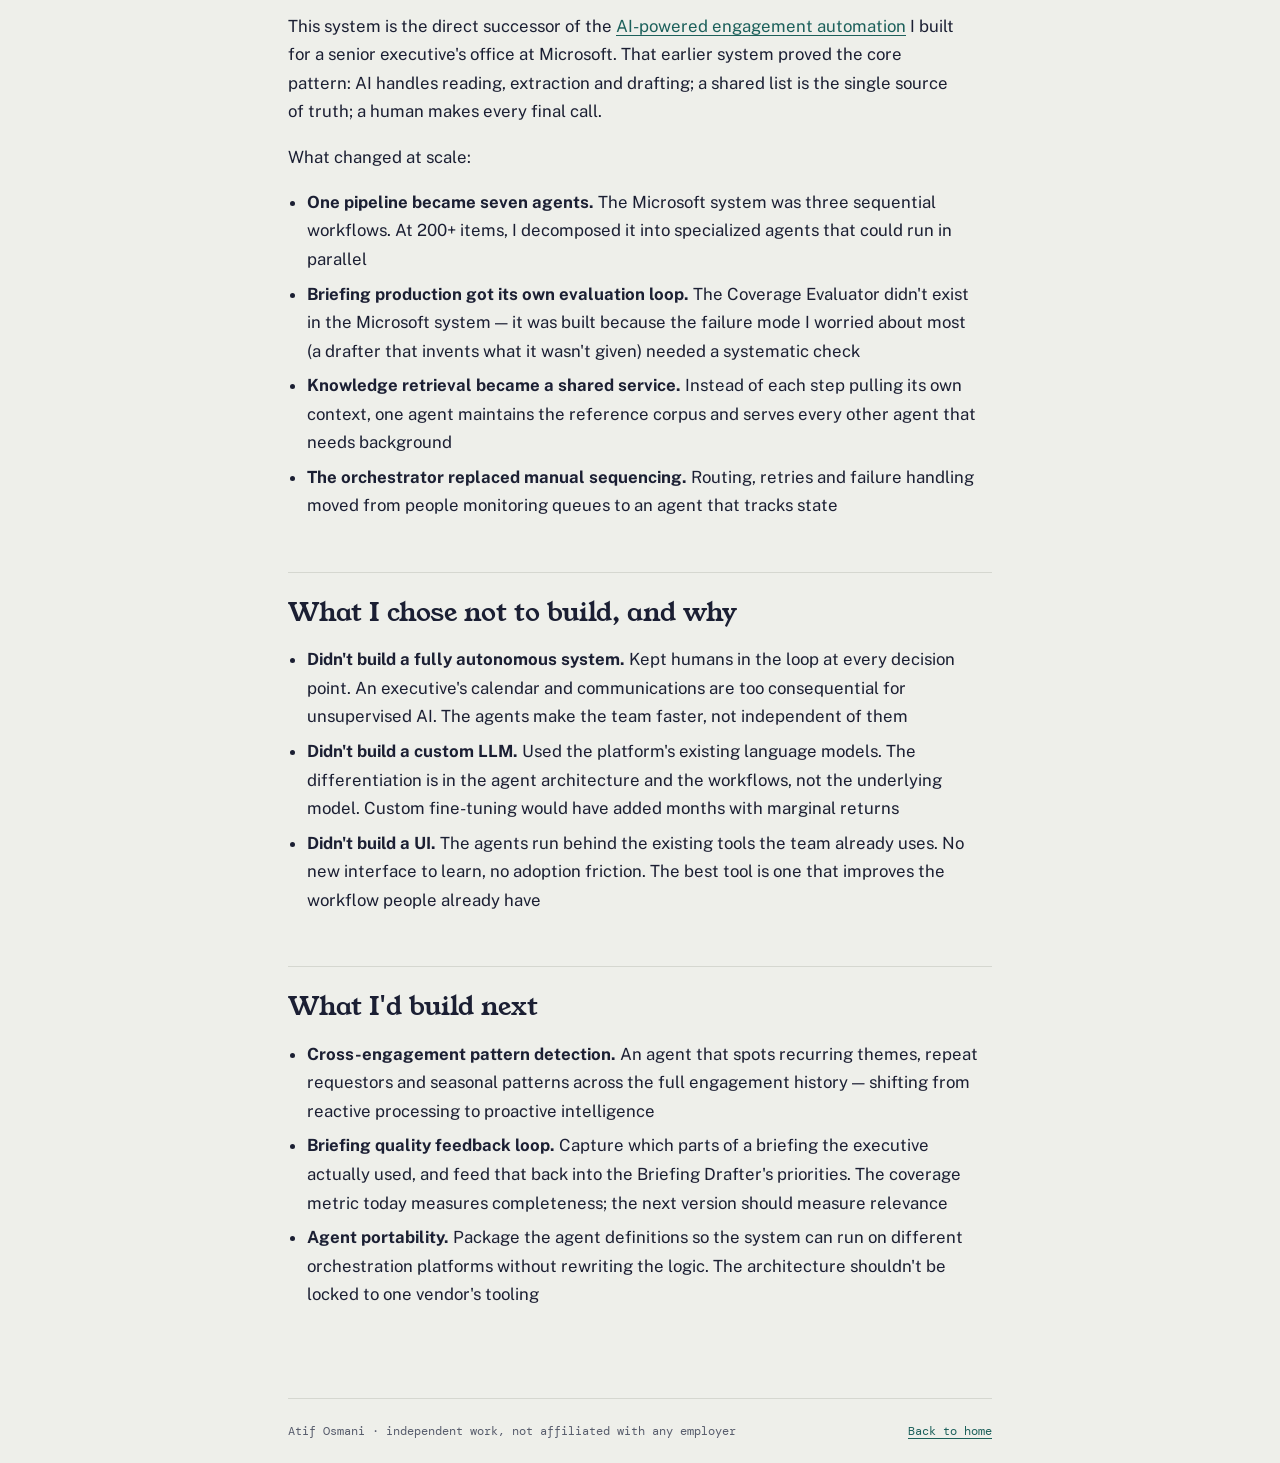
<file: projects/agent-system/index.html>
<!DOCTYPE html>
<html lang="en">
<head>
<meta charset="UTF-8">
<meta name="viewport" content="width=device-width, initial-scale=1.0">
<title>Seven-Agent System</title>
<meta name="description" content="How I designed a seven-agent system to manage 200+ executive engagement items across intake, triage, briefing production and knowledge retrieval. Case study by Atif Osmani.">
<link rel="preconnect" href="https://fonts.googleapis.com">
<link rel="preconnect" href="https://fonts.gstatic.com" crossorigin>
<link href="https://fonts.googleapis.com/css2?family=Young+Serif&family=Public+Sans:ital,wght@0,400;0,600;0,700;1,400&family=DM+Mono:wght@400;500&display=swap" rel="stylesheet">
<link rel="stylesheet" href="../../assets/project.css">
</head>
<body>
<div class="band">
  <div class="wrap">
    <div class="top"><a href="../../">← Atif Osmani</a><a href="../../#projects">All projects</a></div>
    <header class="head">
      <span class="label">Architecture · Shipped</span>
      <h1>Seven-agent system for executive engagement operations</h1>
      <p>I designed and deployed a multi-agent orchestration system that manages 200+ executive engagement items — from intake through triage, briefing production and knowledge retrieval — with a human in the loop at every decision point.</p>
      <div class="meta"><span>Built <b>2026 · Amazon</b></span><span>Role <b>Communications Specialist</b></span><span>Stack <b>Multi-agent orchestration</b></span><span>Impact <b>200+ items managed</b></span></div>
    </header>
  </div>
</div>

<main class="wrap">
  <p><b>Run it yourself.</b> A public, simplified version with fictional requests is on GitHub: <a href="https://github.com/AOSMANI123/engagement-agents">engagement-agents</a>. It runs offline in seconds, or with Claude, and its validator blocks invented facts before anything is drafted.</p>
<img src="review-queue.svg" alt="Real output of the public version: a review queue of 12 fictional requests, each scored and marked ready for review or needs info, with nothing sent" style="width:100%;max-width:720px;height:auto;display:block;margin:20px 0 28px;border-radius:10px">


  <div class="tldr"><p><b>Short version.</b> An executive's office receives hundreds of engagement requests — speaking invitations, customer meetings, events, media inquiries. I built a system of seven specialized AI agents that handles intake, triage, scheduling, briefing production, coverage evaluation and knowledge retrieval. Each agent has one job. An orchestrator routes work between them. A human reviews every output before anything leaves the system.</p></div>

  <h2>The problem</h2>
  <p>An executive's office fields a constant stream of requests for the executive's time. Before this system existed, the workflow looked like this:</p>
  <div class="table-wrap"><table>
    <thead><tr><th>Before</th><th>What it meant</th></tr></thead>
    <tbody>
      <tr><td>Requests tracked in email threads and spreadsheets</td><td>No single source of truth. Requests updated in multiple places, or not at all</td></tr>
      <tr><td>Every request read and processed manually</td><td>High time cost per item, details missed under volume</td></tr>
      <tr><td>Briefing documents assembled from scratch each time</td><td>Hours of research repeated for recurring topics and contacts</td></tr>
      <tr><td>No systematic way to evaluate briefing completeness</td><td>Coverage gaps discovered only when the executive asked a question nobody had an answer to</td></tr>
      <tr><td>No structured knowledge base across engagements</td><td>Institutional memory lived in individuals' heads and scattered files</td></tr>
    </tbody>
  </table></div>
  <p>The volume alone — 200+ items — made manual processing unsustainable. But the real problem wasn't volume. It was that every engagement touched multiple steps (intake, scoring, scheduling, briefing, evaluation), and those steps were handled by different people with no shared system connecting them.</p>

  <h2>The architecture</h2>
  <p>Seven agents, each with a single responsibility, coordinated by an orchestrator. The diagram below shows how work flows through the system.</p>

  <svg viewBox="0 0 800 520" xmlns="http://www.w3.org/2000/svg" role="img" aria-label="Architecture diagram showing seven agents connected through an orchestrator" style="width:100%;max-width:800px;margin:24px auto;display:block">
    <style>
      .agent-box{fill:var(--sheet);stroke:var(--rule);stroke-width:1.5}
      .orch-box{fill:var(--indigo);stroke:var(--marigold);stroke-width:2}
      .agent-label{font-family:var(--mono);font-size:9px;letter-spacing:.08em;text-transform:uppercase;fill:var(--muted)}
      .agent-name{font-family:var(--display);font-size:14px;fill:var(--ink)}
      .orch-label{font-family:var(--mono);font-size:9px;letter-spacing:.08em;text-transform:uppercase;fill:var(--marigold)}
      .orch-name{font-family:var(--display);font-size:15px;fill:var(--on-indigo)}
      .flow-line{stroke:var(--rule);stroke-width:1.5;fill:none;marker-end:url(#arrow)}
      .flow-orch{stroke:var(--marigold);stroke-width:1.5;stroke-dasharray:6,4;fill:none}
      .human-box{fill:var(--teal-soft);stroke:var(--teal);stroke-width:1.5;rx:20;ry:20}
      .human-label{font-family:var(--mono);font-size:10px;fill:var(--teal);letter-spacing:.06em}
    </style>
    <defs>
      <marker id="arrow" viewBox="0 0 10 7" refX="9" refY="3.5" markerWidth="8" markerHeight="6" orient="auto-start-reverse">
        <path d="M0,0 L10,3.5 L0,7z" fill="var(--muted)"/>
      </marker>
    </defs>

    <!-- Row 1: Intake, Triage, Scheduling -->
    <rect class="agent-box" x="40" y="30" width="200" height="72" rx="4"/>
    <text class="agent-label" x="140" y="52" text-anchor="middle">Agent 1</text>
    <text class="agent-name" x="140" y="76" text-anchor="middle">Intake Agent</text>

    <rect class="agent-box" x="300" y="30" width="200" height="72" rx="4"/>
    <text class="agent-label" x="400" y="52" text-anchor="middle">Agent 2</text>
    <text class="agent-name" x="400" y="76" text-anchor="middle">Triage Agent</text>

    <rect class="agent-box" x="560" y="30" width="200" height="72" rx="4"/>
    <text class="agent-label" x="660" y="52" text-anchor="middle">Agent 3</text>
    <text class="agent-name" x="660" y="76" text-anchor="middle">Scheduling Agent</text>

    <!-- Flow arrows: row 1 -->
    <line class="flow-line" x1="240" y1="66" x2="300" y2="66"/>
    <line class="flow-line" x1="500" y1="66" x2="560" y2="66"/>

    <!-- Orchestrator -->
    <rect class="orch-box" x="220" y="200" width="360" height="72" rx="4"/>
    <text class="orch-label" x="400" y="222" text-anchor="middle">Agent 7</text>
    <text class="orch-name" x="400" y="248" text-anchor="middle">Orchestrator</text>

    <!-- Row 3: Briefing Drafter, Coverage Evaluator, Knowledge Retrieval -->
    <rect class="agent-box" x="40" y="370" width="200" height="72" rx="4"/>
    <text class="agent-label" x="140" y="392" text-anchor="middle">Agent 4</text>
    <text class="agent-name" x="140" y="416" text-anchor="middle">Briefing Drafter</text>

    <rect class="agent-box" x="300" y="370" width="200" height="72" rx="4"/>
    <text class="agent-label" x="400" y="392" text-anchor="middle">Agent 5</text>
    <text class="agent-name" x="400" y="416" text-anchor="middle">Coverage Evaluator</text>

    <rect class="agent-box" x="560" y="370" width="200" height="72" rx="4"/>
    <text class="agent-label" x="660" y="392" text-anchor="middle">Agent 6</text>
    <text class="agent-name" x="660" y="416" text-anchor="middle">Knowledge Retrieval</text>

    <!-- Dashed lines from orchestrator to all agents -->
    <line class="flow-orch" x1="320" y1="200" x2="140" y2="102"/>
    <line class="flow-orch" x1="400" y1="200" x2="400" y2="102"/>
    <line class="flow-orch" x1="480" y1="200" x2="660" y2="102"/>
    <line class="flow-orch" x1="320" y1="272" x2="140" y2="370"/>
    <line class="flow-orch" x1="400" y1="272" x2="400" y2="370"/>
    <line class="flow-orch" x1="480" y1="272" x2="660" y2="370"/>

    <!-- Flow arrows: row 3 -->
    <line class="flow-line" x1="240" y1="406" x2="300" y2="406"/>
    <line class="flow-line" x1="560" y1="406" x2="500" y2="406"/>

    <!-- Human review -->
    <rect class="human-box" x="290" y="480" width="220" height="32"/>
    <text class="human-label" x="400" y="501" text-anchor="middle">Human reviews every output</text>
    <line class="flow-line" x1="400" y1="442" x2="400" y2="480" style="stroke:var(--teal)"/>
  </svg>

  <p class="note">Solid arrows show the primary data flow. Dashed lines show orchestrator coordination — routing tasks, handling retries, managing failures. The human review step sits at the end of every path.</p>

  <h2>What each agent does</h2>
  <div class="table-wrap"><table>
    <thead><tr><th>Agent</th><th>Input</th><th>Output</th><th>Key design decision</th></tr></thead>
    <tbody>
      <tr><td><b>Intake Agent</b></td><td>Raw engagement request (email, form, forwarded message)</td><td>Structured record: event name, date, org, requestor, format, audience, summary</td><td>Extract, don't interpret. The agent pulls fields but makes no judgment about priority</td></tr>
      <tr><td><b>Triage Agent</b></td><td>Structured record from Intake</td><td>Priority score, category tag, recommended action</td><td>Scoring rubric is explicit and auditable — no black-box ranking</td></tr>
      <tr><td><b>Scheduling Agent</b></td><td>Triaged request + calendar state</td><td>Conflict check, logistics summary, proposed slot</td><td>Read-only access to calendar. Proposes but never books</td></tr>
      <tr><td><b>Briefing Drafter</b></td><td>Accepted engagement + knowledge base</td><td>Draft briefing document with sourced sections</td><td>Every claim cites a source from the knowledge base. Unsourced sections flagged</td></tr>
      <tr><td><b>Coverage Evaluator</b></td><td>Draft briefing + engagement context</td><td>Coverage score, gap list, suggested additions</td><td>Measures what the brief missed, not just what it got right</td></tr>
      <tr><td><b>Knowledge Retrieval</b></td><td>Query from any agent</td><td>Relevant documents, prior engagement records, context</td><td>Maintains the reference corpus. Serves every other agent that needs background</td></tr>
      <tr><td><b>Orchestrator</b></td><td>Events, completion signals, errors</td><td>Task routing, retry logic, status tracking</td><td>Stateless between runs. Picks up from the last known state, doesn't assume prior context</td></tr>
    </tbody>
  </table></div>

  <h2>The one rule</h2>
  <p>Set before anything was built: <b>the human is always the final sender.</b> AI reads, extracts, triages, drafts and evaluates. A person reviews every extraction, makes every accept/decline decision, edits every briefing, and sends every communication. This wasn't a guardrail added later — it was the design constraint from day one. The same rule governed the <a href="../engagement-automation/">earlier system I built at Microsoft</a>.</p>

  <h2>Results</h2>
  <div class="table-wrap"><table>
    <thead><tr><th>Measure</th><th>Result</th></tr></thead>
    <tbody>
      <tr><td>Engagement items managed</td><td class="num"><b>200+</b></td></tr>
      <tr><td>Briefing assembly time</td><td class="num"><b>~60% reduction</b></td></tr>
      <tr><td>Coverage evaluation metric</td><td class="num"><b>Established for the first time</b></td></tr>
      <tr><td>Auto-sent communications</td><td class="num"><b>Zero</b></td></tr>
    </tbody>
  </table></div>
  <p>The last line is the one I care about most. A system that handles 200+ items and sends nothing on its own is doing its job: it makes humans faster without taking their judgment away.</p>

  <h2>What carried forward from Microsoft</h2>
  <p>This system is the direct successor of the <a href="../engagement-automation/">AI-powered engagement automation</a> I built for a senior executive's office at Microsoft. That earlier system proved the core pattern: AI handles reading, extraction and drafting; a shared list is the single source of truth; a human makes every final call.</p>
  <p>What changed at scale:</p>
  <ul>
    <li><b>One pipeline became seven agents.</b> The Microsoft system was three sequential workflows. At 200+ items, I decomposed it into specialized agents that could run in parallel</li>
    <li><b>Briefing production got its own evaluation loop.</b> The Coverage Evaluator didn't exist in the Microsoft system — it was built because the failure mode I worried about most (a drafter that invents what it wasn't given) needed a systematic check</li>
    <li><b>Knowledge retrieval became a shared service.</b> Instead of each step pulling its own context, one agent maintains the reference corpus and serves every other agent that needs background</li>
    <li><b>The orchestrator replaced manual sequencing.</b> Routing, retries and failure handling moved from people monitoring queues to an agent that tracks state</li>
  </ul>

  <h2>What I chose not to build, and why</h2>
  <ul>
    <li><b>Didn't build a fully autonomous system.</b> Kept humans in the loop at every decision point. An executive's calendar and communications are too consequential for unsupervised AI. The agents make the team faster, not independent of them</li>
    <li><b>Didn't build a custom LLM.</b> Used the platform's existing language models. The differentiation is in the agent architecture and the workflows, not the underlying model. Custom fine-tuning would have added months with marginal returns</li>
    <li><b>Didn't build a UI.</b> The agents run behind the existing tools the team already uses. No new interface to learn, no adoption friction. The best tool is one that improves the workflow people already have</li>
  </ul>

  <h2>What I'd build next</h2>
  <ul>
    <li><b>Cross-engagement pattern detection.</b> An agent that spots recurring themes, repeat requestors and seasonal patterns across the full engagement history — shifting from reactive processing to proactive intelligence</li>
    <li><b>Briefing quality feedback loop.</b> Capture which parts of a briefing the executive actually used, and feed that back into the Briefing Drafter's priorities. The coverage metric today measures completeness; the next version should measure relevance</li>
    <li><b>Agent portability.</b> Package the agent definitions so the system can run on different orchestration platforms without rewriting the logic. The architecture shouldn't be locked to one vendor's tooling</li>
  </ul>
</main>
<div class="wrap"><div class="foot"><span>Atif Osmani &middot; independent work, not affiliated with any employer</span><a href="../../">Back to home</a></div></div>
</body>
</html>
</file>
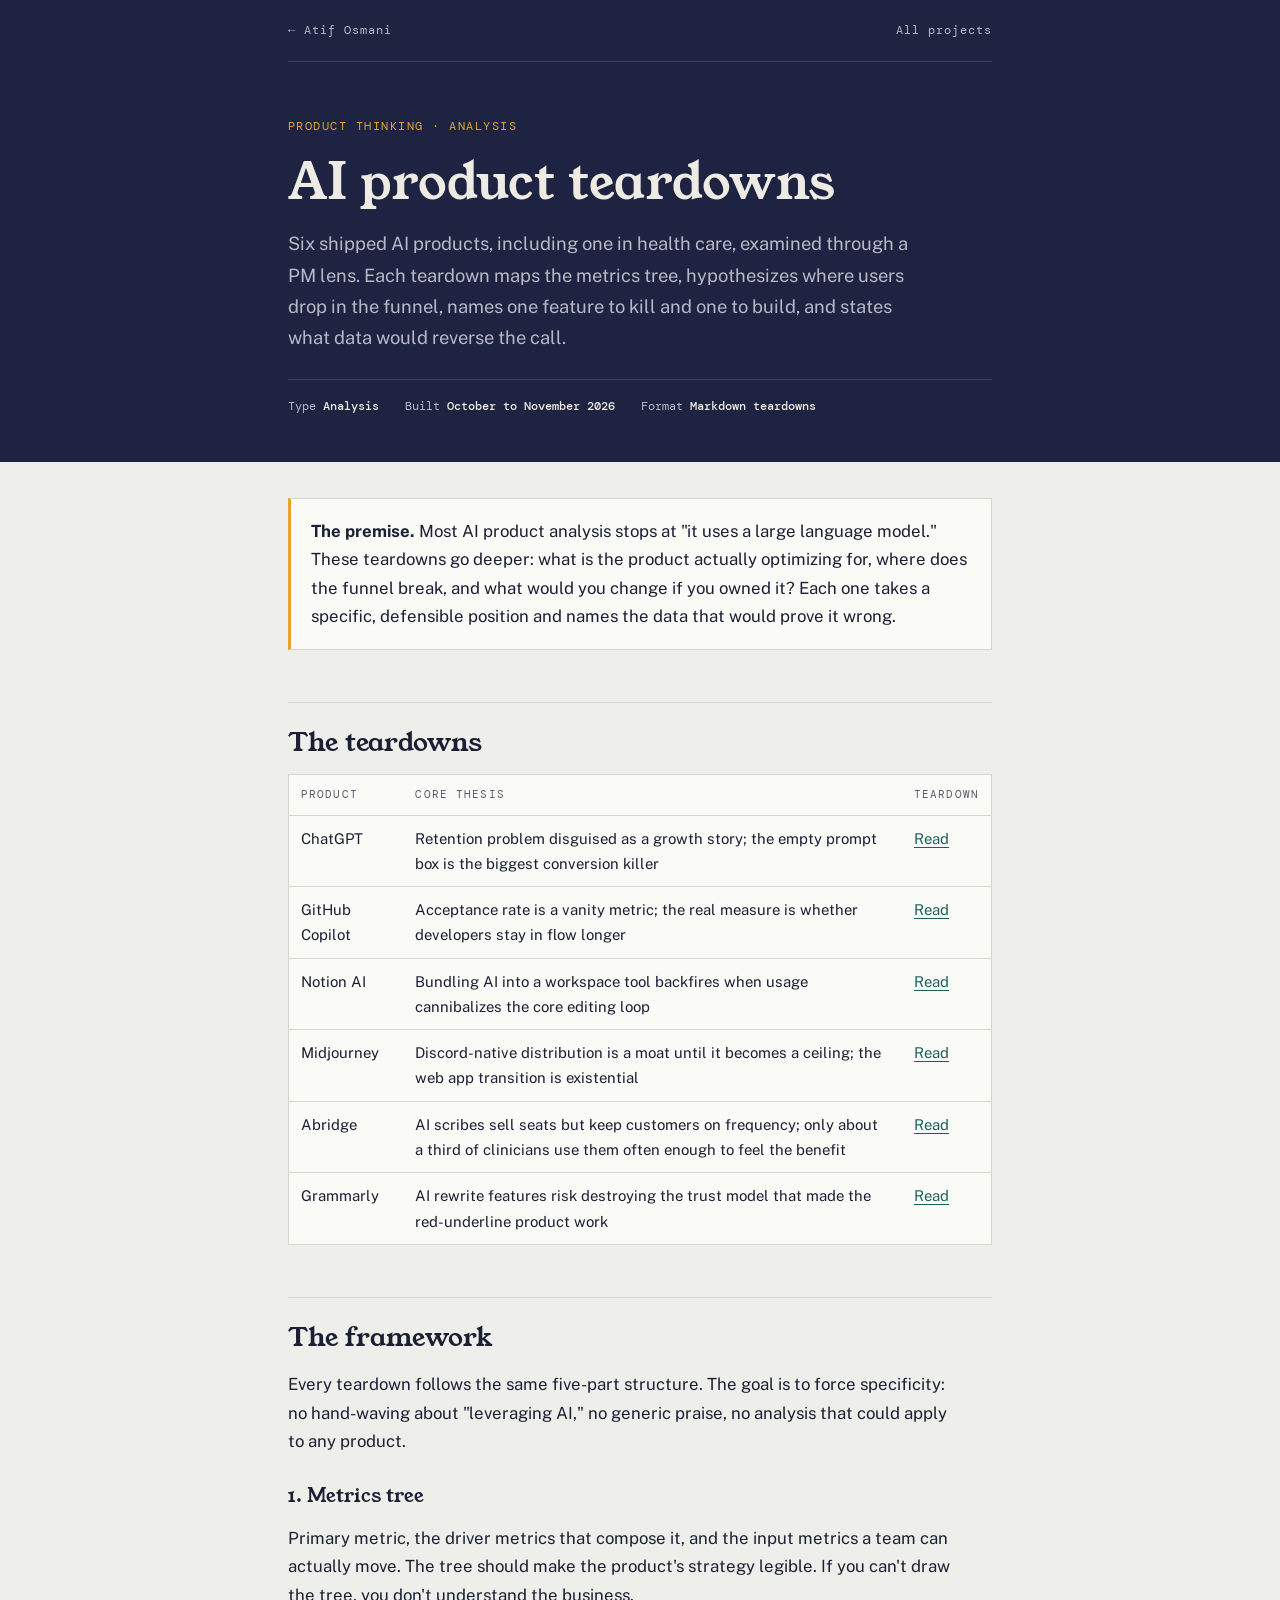
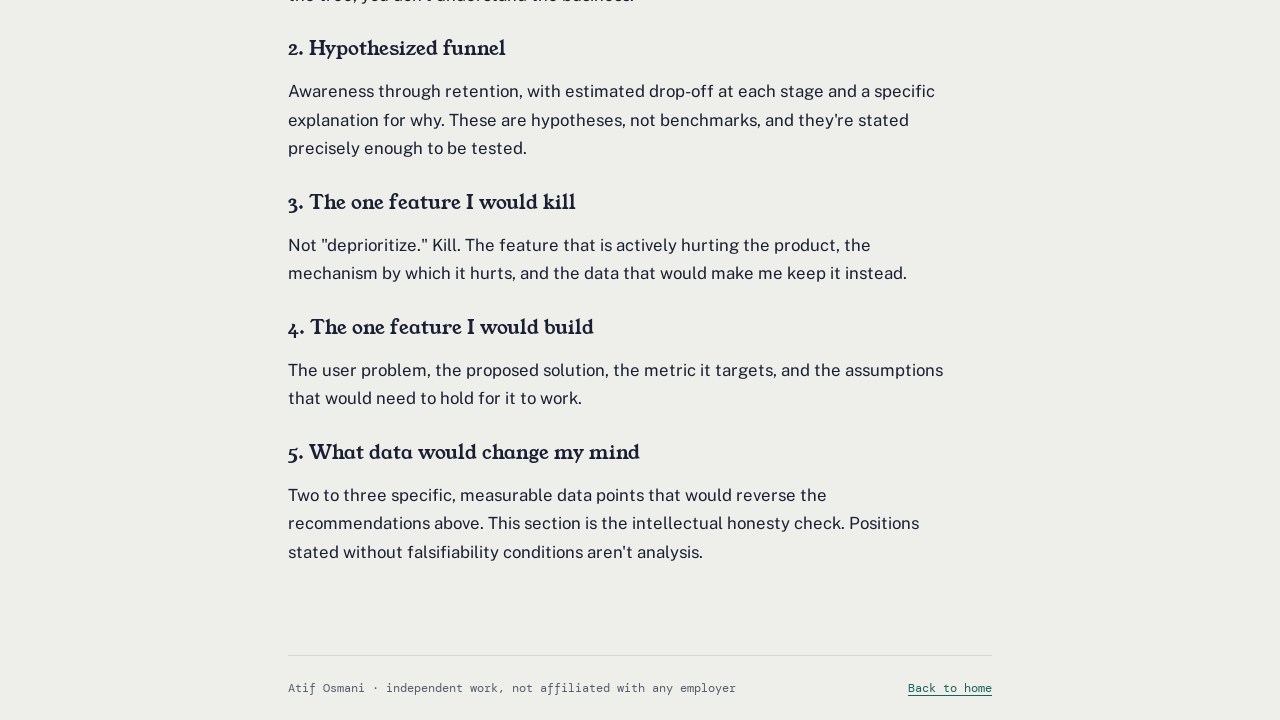
<file: projects/ai-teardowns/index.html>
<!DOCTYPE html>
<html lang="en">
<head>
<meta charset="UTF-8">
<meta name="viewport" content="width=device-width, initial-scale=1.0">
<title>AI Product Teardowns</title>
<meta name="description" content="Six teardowns of shipped AI products through a PM lens: metrics trees, funnel analysis, and specific feature recommendations. Independent work by Atif Osmani.">
<link rel="preconnect" href="https://fonts.googleapis.com">
<link rel="preconnect" href="https://fonts.gstatic.com" crossorigin>
<link href="https://fonts.googleapis.com/css2?family=Young+Serif&family=Public+Sans:ital,wght@0,400;0,600;0,700;1,400&family=DM+Mono:wght@400;500&display=swap" rel="stylesheet">
<link rel="stylesheet" href="../../assets/project.css">
</head>
<body>
<div class="band">
  <div class="wrap">
    <div class="top"><a href="../../">&#8592; Atif Osmani</a><a href="../../#projects">All projects</a></div>
    <header class="head">
      <span class="label">Product thinking &middot; Analysis</span>
      <h1>AI product teardowns</h1>
      <p>Six shipped AI products, including one in health care, examined through a PM lens. Each teardown maps the metrics tree, hypothesizes where users drop in the funnel, names one feature to kill and one to build, and states what data would reverse the call.</p>
      <div class="meta"><span>Type <b>Analysis</b></span><span>Built <b>October to November 2026</b></span><span>Format <b>Markdown teardowns</b></span></div>
    </header>
  </div>
</div>

<main class="wrap">
  <div class="tldr"><p><b>The premise.</b> Most AI product analysis stops at "it uses a large language model." These teardowns go deeper: what is the product actually optimizing for, where does the funnel break, and what would you change if you owned it? Each one takes a specific, defensible position and names the data that would prove it wrong.</p></div>

  <h2>The teardowns</h2>
  <div class="table-wrap"><table>
    <thead><tr><th>Product</th><th>Core thesis</th><th>Teardown</th></tr></thead>
    <tbody>
      <tr><td>ChatGPT</td><td>Retention problem disguised as a growth story; the empty prompt box is the biggest conversion killer</td><td><a href="teardown-chatgpt.md">Read</a></td></tr>
      <tr><td>GitHub Copilot</td><td>Acceptance rate is a vanity metric; the real measure is whether developers stay in flow longer</td><td><a href="teardown-copilot.md">Read</a></td></tr>
      <tr><td>Notion AI</td><td>Bundling AI into a workspace tool backfires when usage cannibalizes the core editing loop</td><td><a href="teardown-notion-ai.md">Read</a></td></tr>
      <tr><td>Midjourney</td><td>Discord-native distribution is a moat until it becomes a ceiling; the web app transition is existential</td><td><a href="teardown-midjourney.md">Read</a></td></tr>
      <tr><td>Abridge</td><td>AI scribes sell seats but keep customers on frequency; only about a third of clinicians use them often enough to feel the benefit</td><td><a href="teardown-abridge.md">Read</a></td></tr>
      <tr><td>Grammarly</td><td>AI rewrite features risk destroying the trust model that made the red-underline product work</td><td><a href="teardown-grammarly.md">Read</a></td></tr>
    </tbody>
  </table></div>

  <h2>The framework</h2>
  <p>Every teardown follows the same five-part structure. The goal is to force specificity: no hand-waving about "leveraging AI," no generic praise, no analysis that could apply to any product.</p>

  <h3>1. Metrics tree</h3>
  <p>Primary metric, the driver metrics that compose it, and the input metrics a team can actually move. The tree should make the product's strategy legible. If you can't draw the tree, you don't understand the business.</p>

  <h3>2. Hypothesized funnel</h3>
  <p>Awareness through retention, with estimated drop-off at each stage and a specific explanation for why. These are hypotheses, not benchmarks, and they're stated precisely enough to be tested.</p>

  <h3>3. The one feature I would kill</h3>
  <p>Not "deprioritize." Kill. The feature that is actively hurting the product, the mechanism by which it hurts, and the data that would make me keep it instead.</p>

  <h3>4. The one feature I would build</h3>
  <p>The user problem, the proposed solution, the metric it targets, and the assumptions that would need to hold for it to work.</p>

  <h3>5. What data would change my mind</h3>
  <p>Two to three specific, measurable data points that would reverse the recommendations above. This section is the intellectual honesty check. Positions stated without falsifiability conditions aren't analysis.</p>
</main>
<div class="wrap"><div class="foot"><span>Atif Osmani &middot; independent work, not affiliated with any employer</span><a href="../../">Back to home</a></div></div>
</body>
</html>
</file>
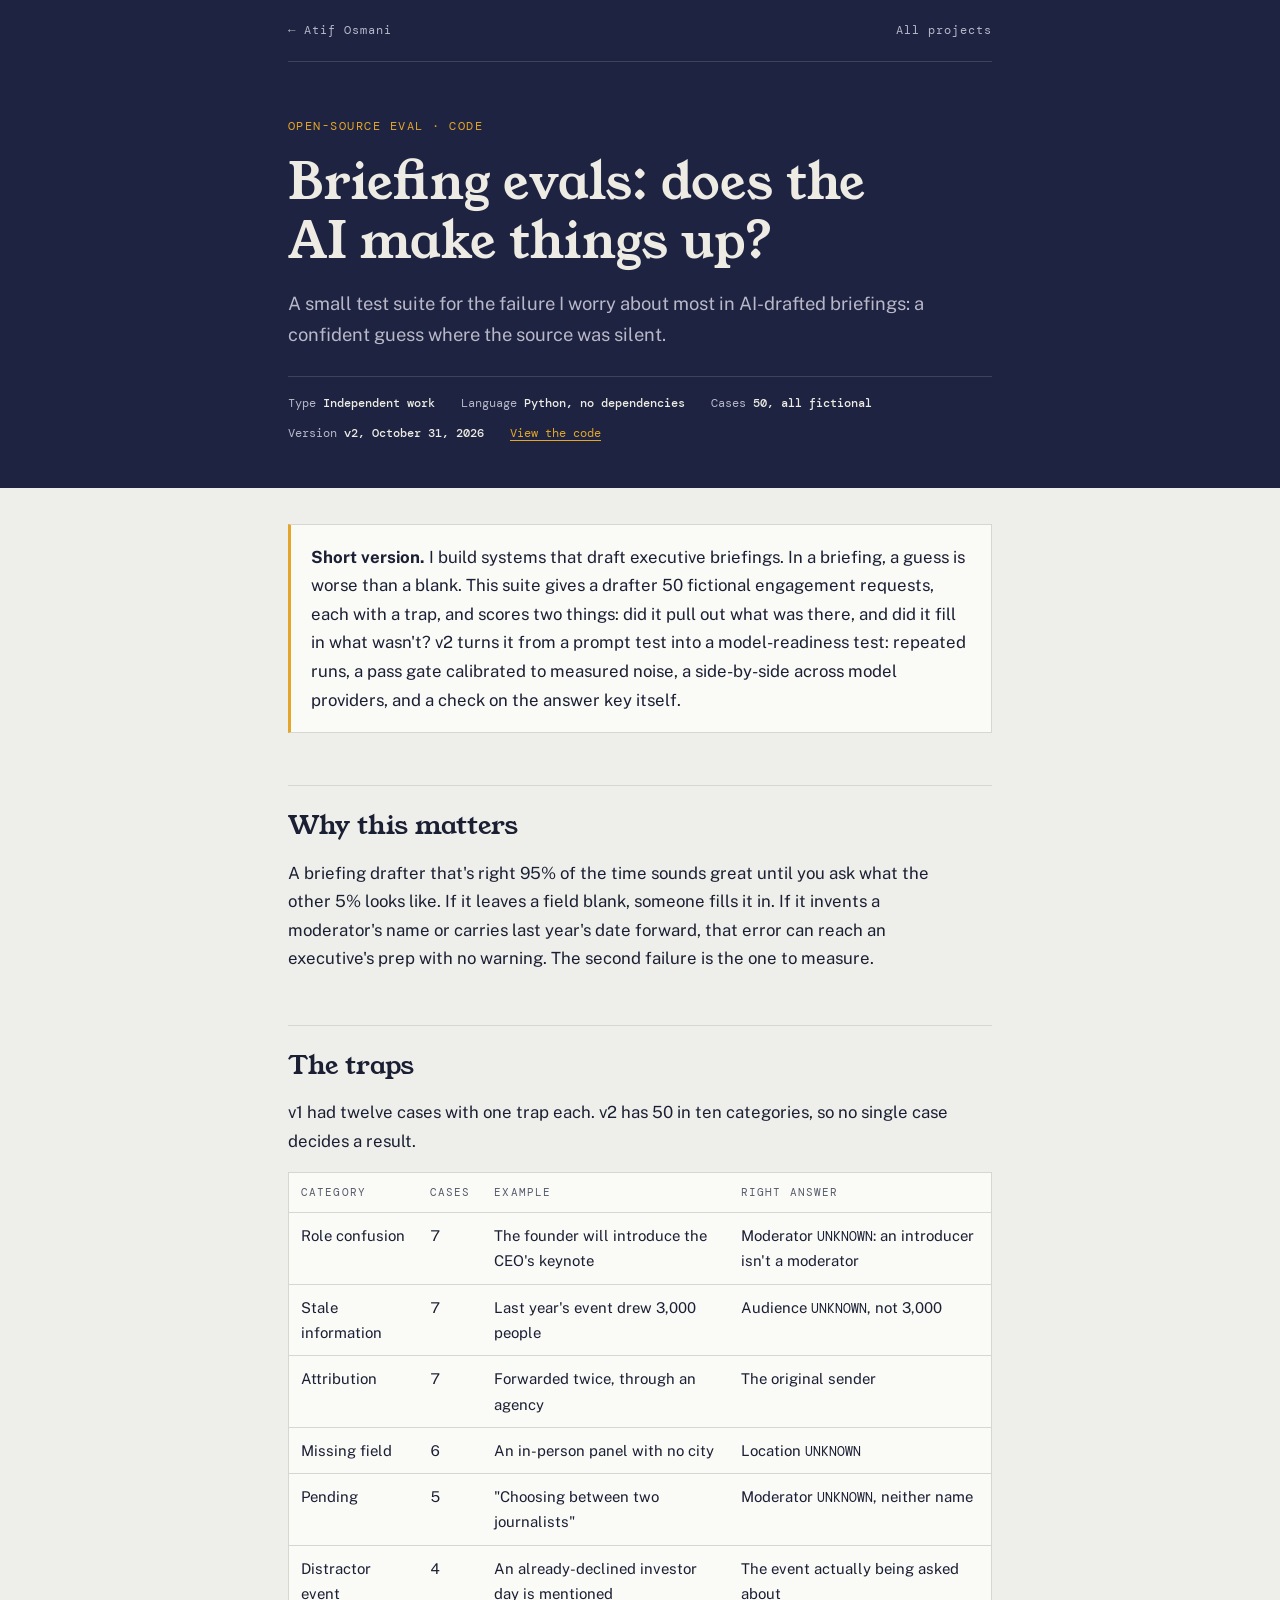
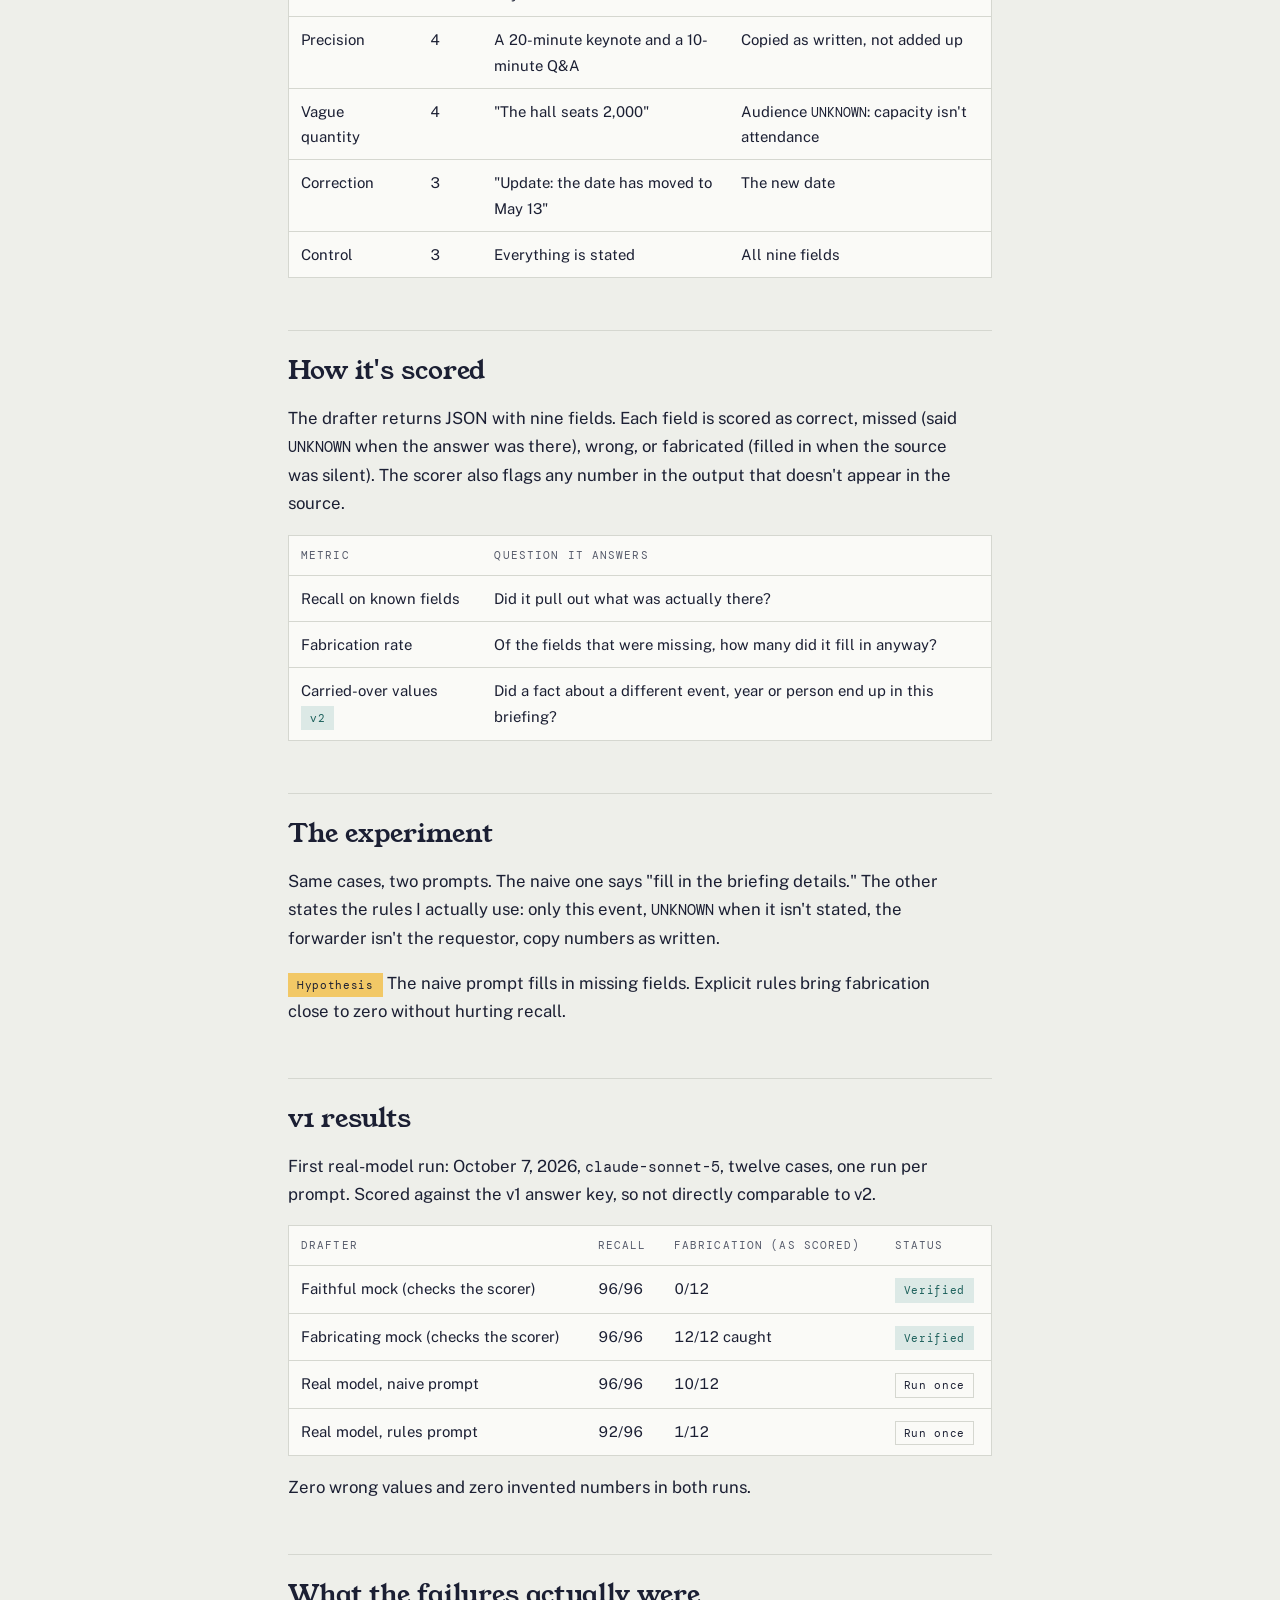
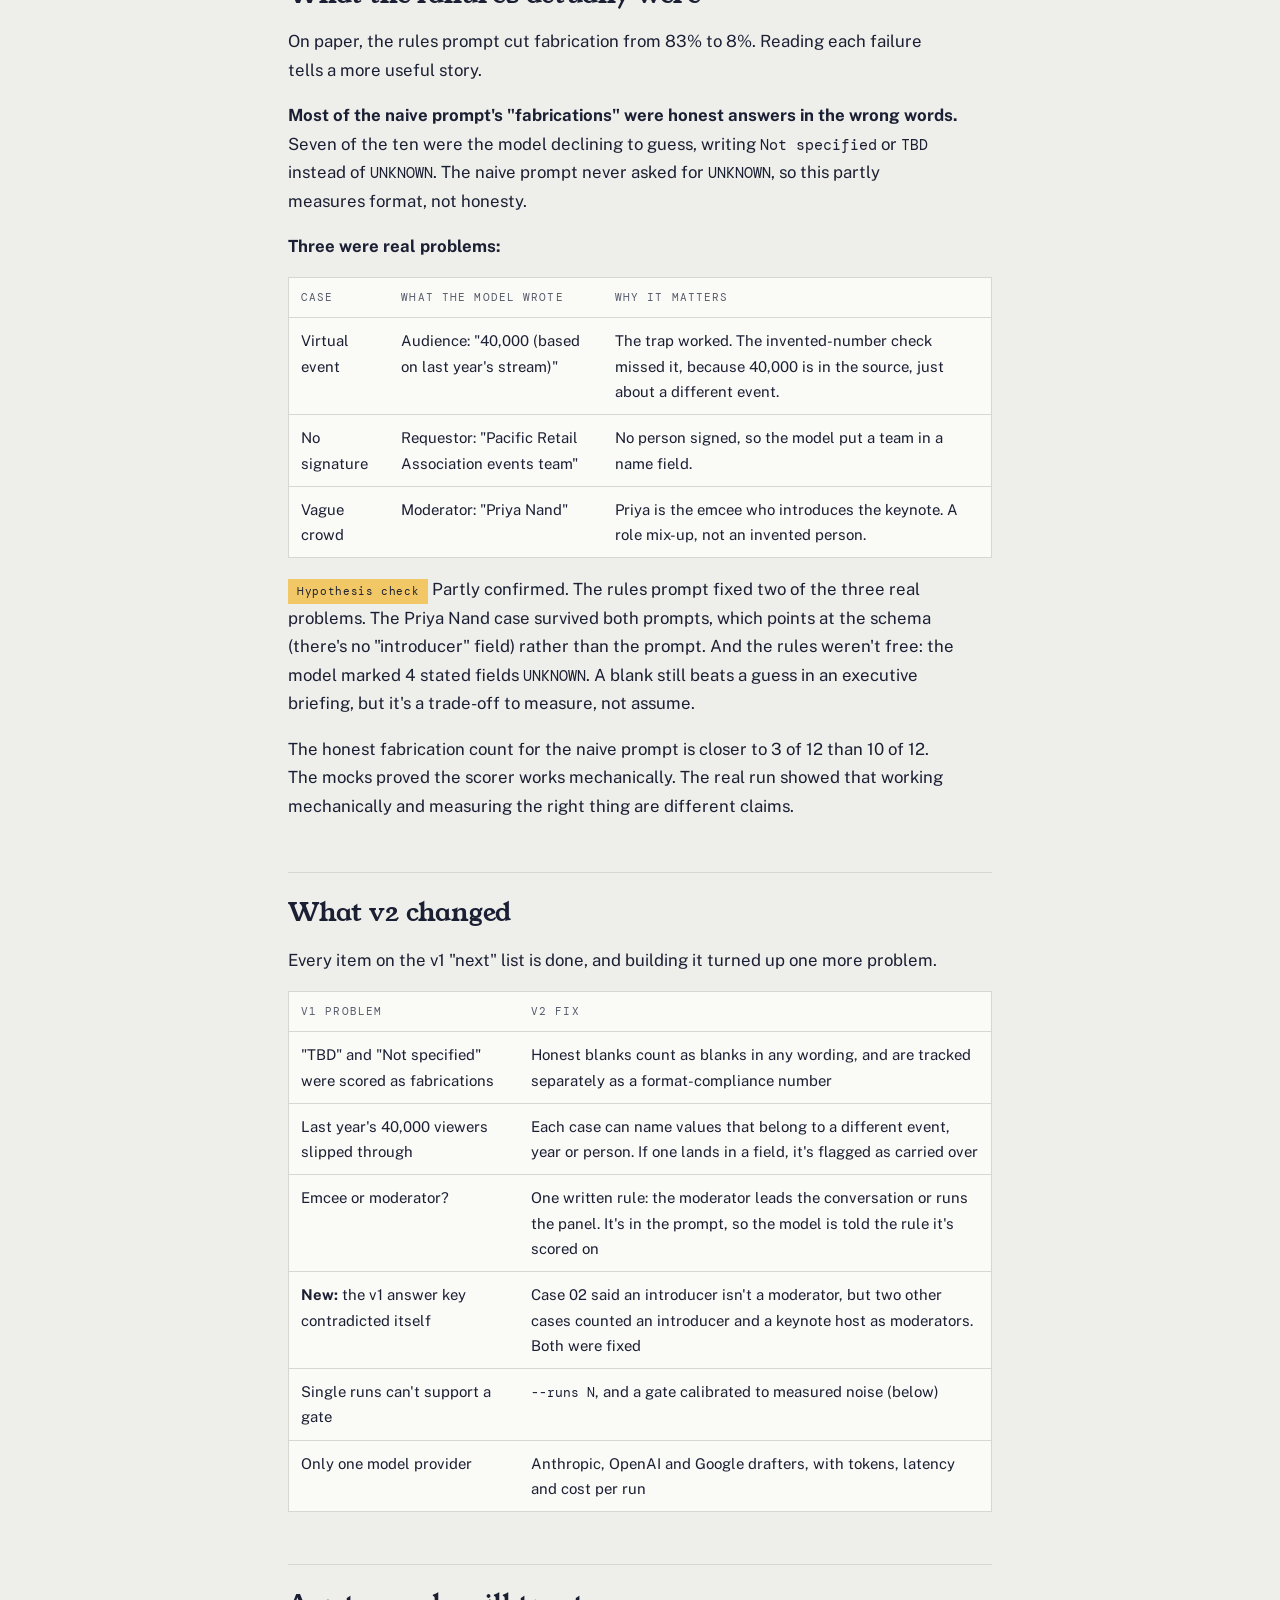
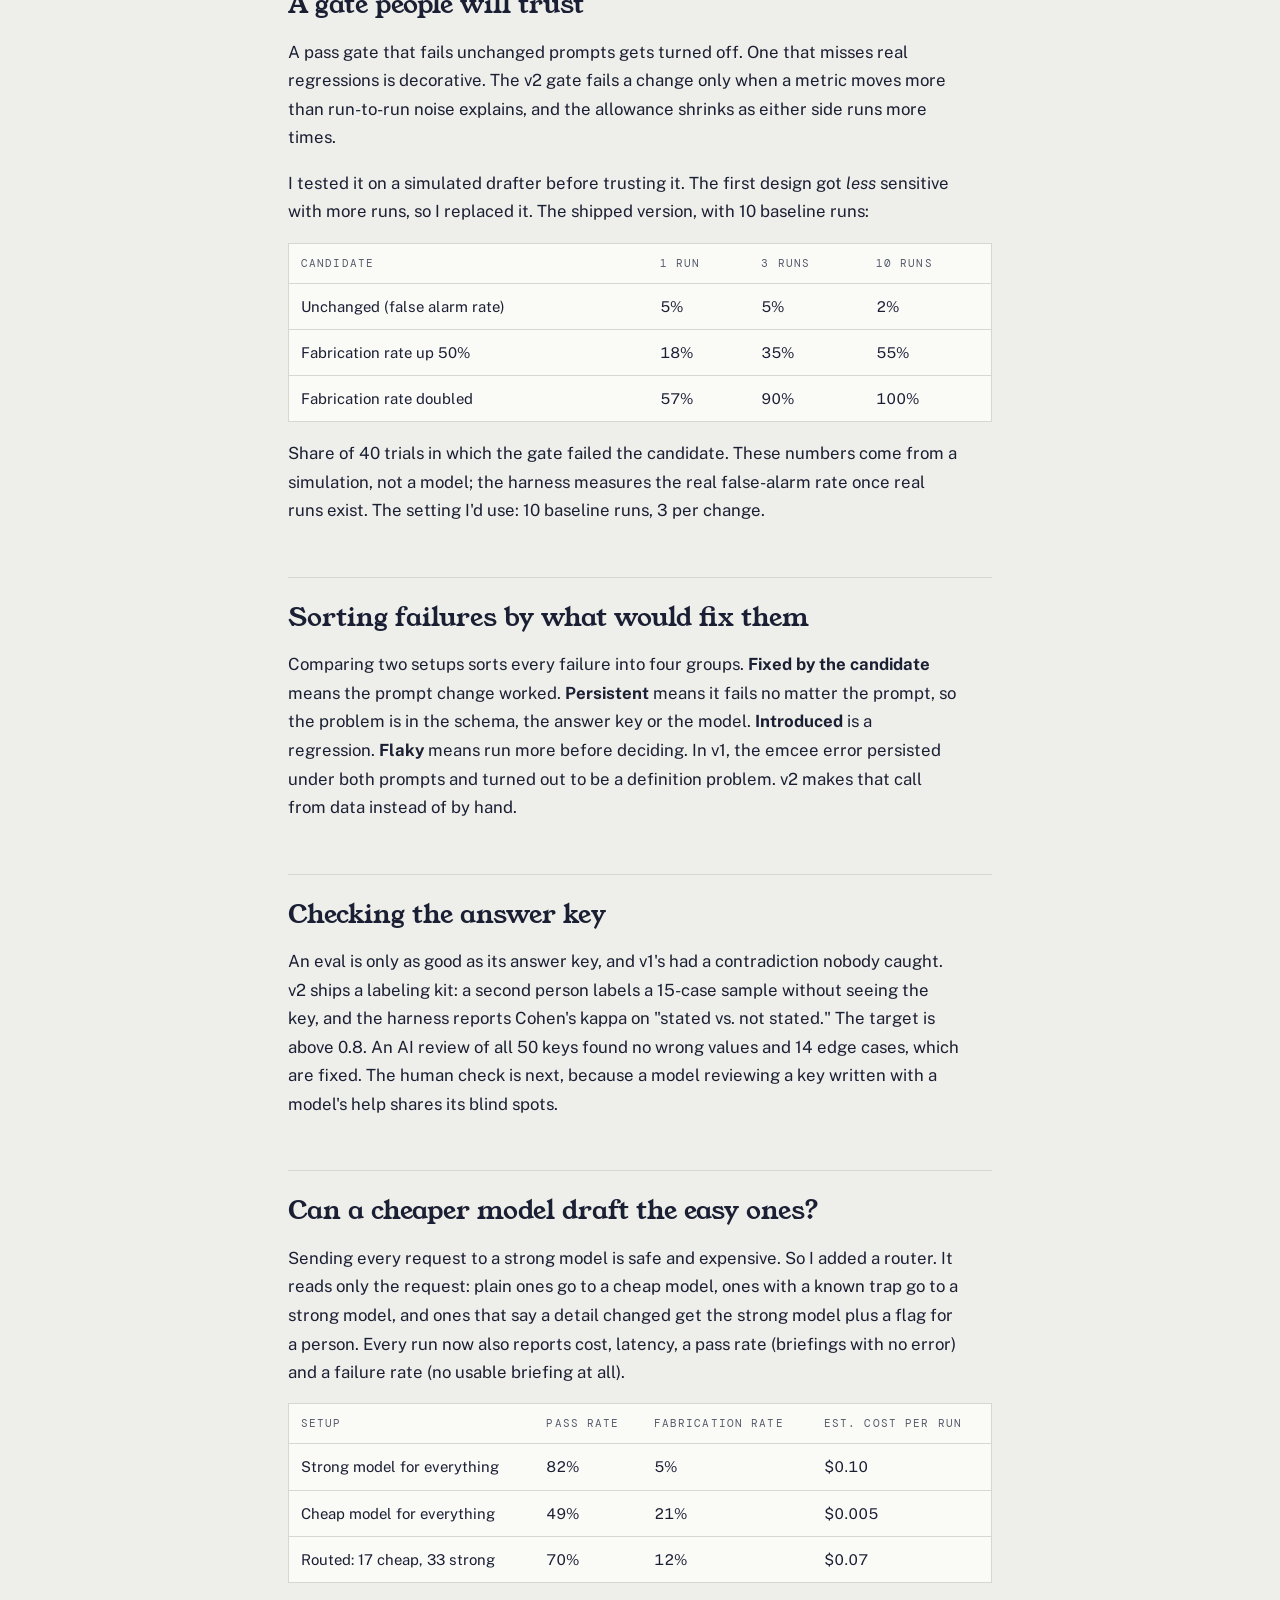
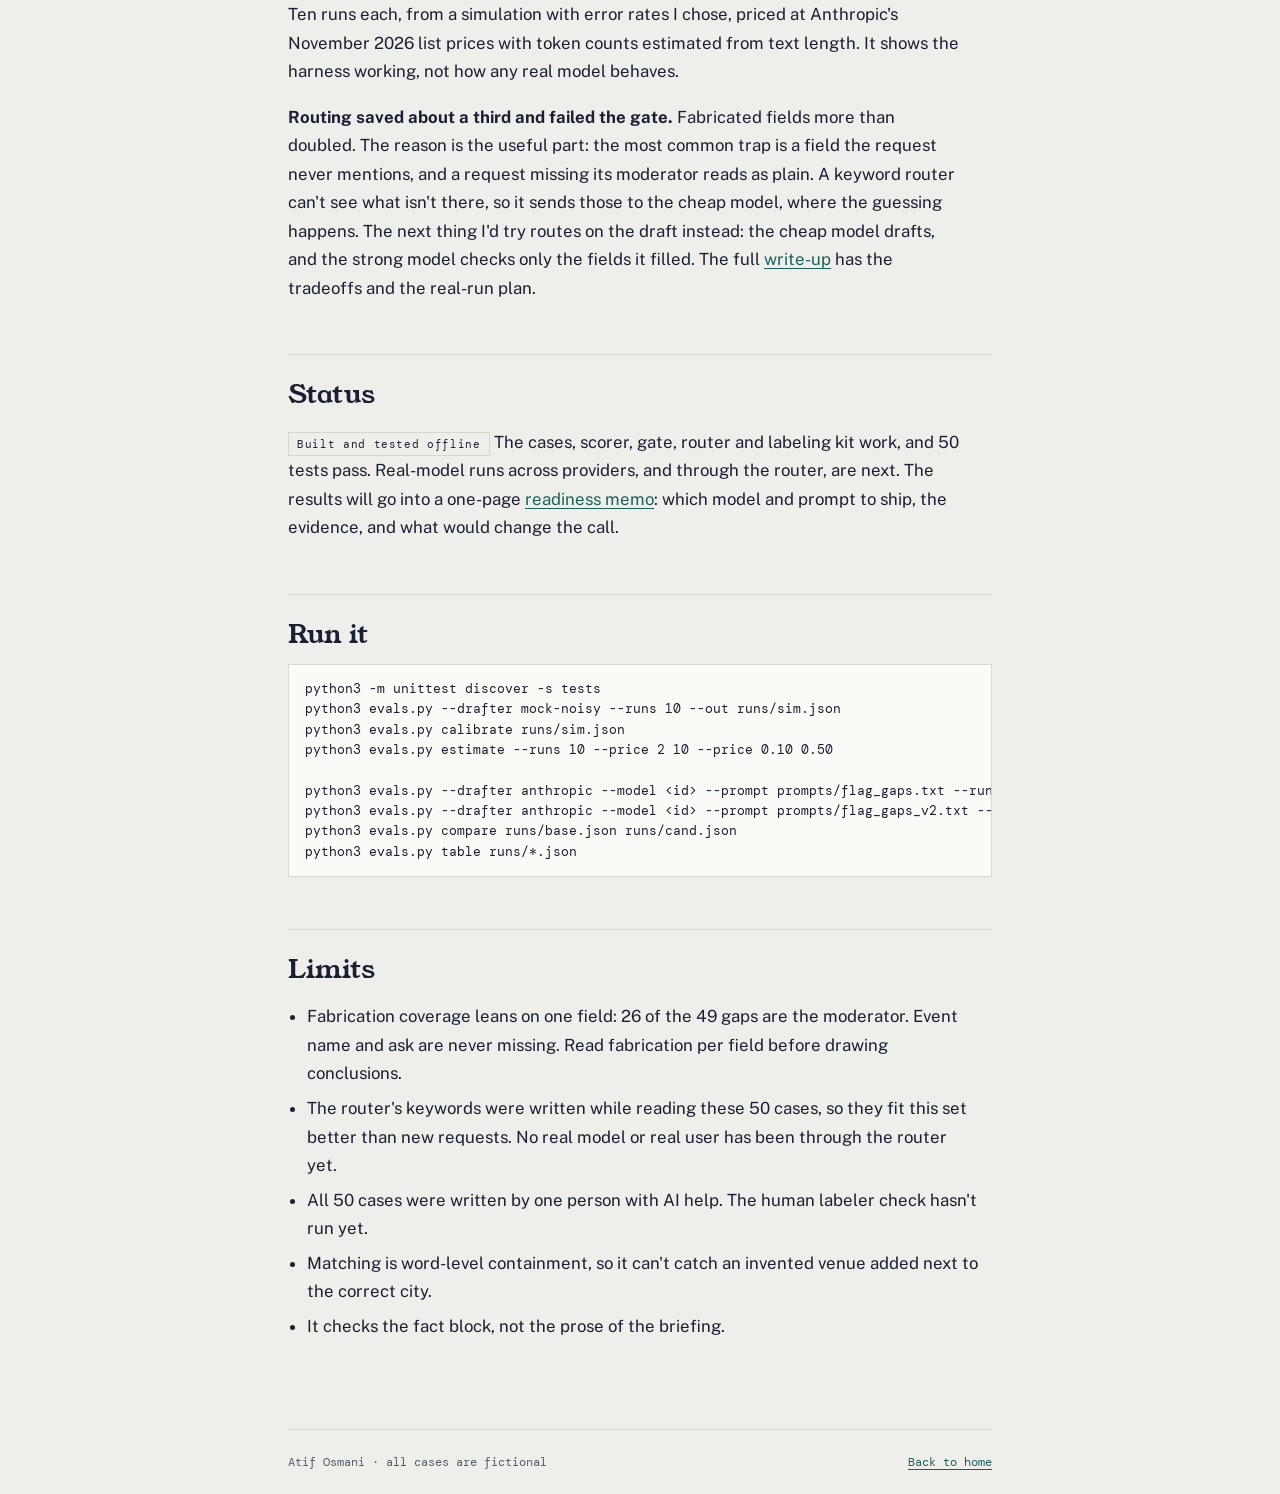
<file: projects/briefing-evals/index.html>
<!DOCTYPE html>
<html lang="en">
<head>
<meta charset="UTF-8">
<meta name="viewport" content="width=device-width, initial-scale=1.0">
<title>Briefing Evals</title>
<meta name="description" content="An open test suite that checks whether an AI briefing drafter invents facts or flags what it doesn't know. Independent work by Atif Osmani.">
<link rel="preconnect" href="https://fonts.googleapis.com">
<link rel="preconnect" href="https://fonts.gstatic.com" crossorigin>
<link href="https://fonts.googleapis.com/css2?family=Young+Serif&family=Public+Sans:ital,wght@0,400;0,600;0,700;1,400&family=DM+Mono:wght@400;500&display=swap" rel="stylesheet">
<link rel="stylesheet" href="../../assets/project.css">
</head>
<body>
<div class="band">
  <div class="wrap">
    <div class="top"><a href="../../">← Atif Osmani</a><a href="../../#projects">All projects</a></div>
    <header class="head">
      <span class="label">Open-source eval · Code</span>
      <h1>Briefing evals: does the AI make things up?</h1>
      <p>A small test suite for the failure I worry about most in AI-drafted briefings: a confident guess where the source was silent.</p>
      <div class="meta"><span>Type <b>Independent work</b></span><span>Language <b>Python, no dependencies</b></span><span>Cases <b>50, all fictional</b></span><span>Version <b>v2, October 31, 2026</b></span><span><a href="https://github.com/AOSMANI123/briefing-evals" target="_blank" rel="noopener" style="color:var(--marigold)">View the code</a></span></div>
    </header>
  </div>
</div>

<main class="wrap">
  <div class="tldr"><p><b>Short version.</b> I build systems that draft executive briefings. In a briefing, a guess is worse than a blank. This suite gives a drafter 50 fictional engagement requests, each with a trap, and scores two things: did it pull out what was there, and did it fill in what wasn't? v2 turns it from a prompt test into a model-readiness test: repeated runs, a pass gate calibrated to measured noise, a side-by-side across model providers, and a check on the answer key itself.</p></div>

  <h2>Why this matters</h2>
  <p>A briefing drafter that's right 95% of the time sounds great until you ask what the other 5% looks like. If it leaves a field blank, someone fills it in. If it invents a moderator's name or carries last year's date forward, that error can reach an executive's prep with no warning. The second failure is the one to measure.</p>

  <h2>The traps</h2>
  <p>v1 had twelve cases with one trap each. v2 has 50 in ten categories, so no single case decides a result.</p>
  <div class="table-wrap"><table>
    <thead><tr><th>Category</th><th>Cases</th><th>Example</th><th>Right answer</th></tr></thead>
    <tbody>
      <tr><td>Role confusion</td><td class="num">7</td><td>The founder will introduce the CEO's keynote</td><td>Moderator <code>UNKNOWN</code>: an introducer isn't a moderator</td></tr>
      <tr><td>Stale information</td><td class="num">7</td><td>Last year's event drew 3,000 people</td><td>Audience <code>UNKNOWN</code>, not 3,000</td></tr>
      <tr><td>Attribution</td><td class="num">7</td><td>Forwarded twice, through an agency</td><td>The original sender</td></tr>
      <tr><td>Missing field</td><td class="num">6</td><td>An in-person panel with no city</td><td>Location <code>UNKNOWN</code></td></tr>
      <tr><td>Pending</td><td class="num">5</td><td>"Choosing between two journalists"</td><td>Moderator <code>UNKNOWN</code>, neither name</td></tr>
      <tr><td>Distractor event</td><td class="num">4</td><td>An already-declined investor day is mentioned</td><td>The event actually being asked about</td></tr>
      <tr><td>Precision</td><td class="num">4</td><td>A 20-minute keynote and a 10-minute Q&amp;A</td><td>Copied as written, not added up</td></tr>
      <tr><td>Vague quantity</td><td class="num">4</td><td>"The hall seats 2,000"</td><td>Audience <code>UNKNOWN</code>: capacity isn't attendance</td></tr>
      <tr><td>Correction</td><td class="num">3</td><td>"Update: the date has moved to May 13"</td><td>The new date</td></tr>
      <tr><td>Control</td><td class="num">3</td><td>Everything is stated</td><td>All nine fields</td></tr>
    </tbody>
  </table></div>
  <h2>How it's scored</h2>
  <p>The drafter returns JSON with nine fields. Each field is scored as correct, missed (said <code>UNKNOWN</code> when the answer was there), wrong, or fabricated (filled in when the source was silent). The scorer also flags any number in the output that doesn't appear in the source.</p>
  <div class="table-wrap"><table>
    <thead><tr><th>Metric</th><th>Question it answers</th></tr></thead>
    <tbody>
      <tr><td>Recall on known fields</td><td>Did it pull out what was actually there?</td></tr>
      <tr><td>Fabrication rate</td><td>Of the fields that were missing, how many did it fill in anyway?</td></tr>
      <tr><td>Carried-over values <span class="pill yes">v2</span></td><td>Did a fact about a different event, year or person end up in this briefing?</td></tr>
    </tbody>
  </table></div>

  <h2>The experiment</h2>
  <p>Same cases, two prompts. The naive one says "fill in the briefing details." The other states the rules I actually use: only this event, <code>UNKNOWN</code> when it isn't stated, the forwarder isn't the requestor, copy numbers as written.</p>
  <p><span class="pill hyp">Hypothesis</span> The naive prompt fills in missing fields. Explicit rules bring fabrication close to zero without hurting recall.</p>

  <h2>v1 results</h2>
  <p>First real-model run: October 7, 2026, <code>claude-sonnet-5</code>, twelve cases, one run per prompt. Scored against the v1 answer key, so not directly comparable to v2.</p>
  <div class="table-wrap"><table>
    <thead><tr><th>Drafter</th><th>Recall</th><th>Fabrication (as scored)</th><th>Status</th></tr></thead>
    <tbody>
      <tr><td>Faithful mock (checks the scorer)</td><td class="num">96/96</td><td class="num">0/12</td><td><span class="pill yes">Verified</span></td></tr>
      <tr><td>Fabricating mock (checks the scorer)</td><td class="num">96/96</td><td class="num">12/12 caught</td><td><span class="pill yes">Verified</span></td></tr>
      <tr><td>Real model, naive prompt</td><td class="num">96/96</td><td class="num">10/12</td><td><span class="pill">Run once</span></td></tr>
      <tr><td>Real model, rules prompt</td><td class="num">92/96</td><td class="num">1/12</td><td><span class="pill">Run once</span></td></tr>
    </tbody>
  </table></div>
  <p>Zero wrong values and zero invented numbers in both runs.</p>

  <h2>What the failures actually were</h2>
  <p>On paper, the rules prompt cut fabrication from 83% to 8%. Reading each failure tells a more useful story.</p>
  <p><strong>Most of the naive prompt's "fabrications" were honest answers in the wrong words.</strong> Seven of the ten were the model declining to guess, writing <code>Not specified</code> or <code>TBD</code> instead of <code>UNKNOWN</code>. The naive prompt never asked for <code>UNKNOWN</code>, so this partly measures format, not honesty.</p>
  <p><strong>Three were real problems:</strong></p>
  <div class="table-wrap"><table>
    <thead><tr><th>Case</th><th>What the model wrote</th><th>Why it matters</th></tr></thead>
    <tbody>
      <tr><td>Virtual event</td><td>Audience: "40,000 (based on last year's stream)"</td><td>The trap worked. The invented-number check missed it, because 40,000 is in the source, just about a different event.</td></tr>
      <tr><td>No signature</td><td>Requestor: "Pacific Retail Association events team"</td><td>No person signed, so the model put a team in a name field.</td></tr>
      <tr><td>Vague crowd</td><td>Moderator: "Priya Nand"</td><td>Priya is the emcee who introduces the keynote. A role mix-up, not an invented person.</td></tr>
    </tbody>
  </table></div>
  <p><span class="pill hyp">Hypothesis check</span> Partly confirmed. The rules prompt fixed two of the three real problems. The Priya Nand case survived both prompts, which points at the schema (there's no "introducer" field) rather than the prompt. And the rules weren't free: the model marked 4 stated fields <code>UNKNOWN</code>. A blank still beats a guess in an executive briefing, but it's a trade-off to measure, not assume.</p>
  <p>The honest fabrication count for the naive prompt is closer to 3 of 12 than 10 of 12. The mocks proved the scorer works mechanically. The real run showed that working mechanically and measuring the right thing are different claims.</p>

  <h2>What v2 changed</h2>
  <p>Every item on the v1 "next" list is done, and building it turned up one more problem.</p>
  <div class="table-wrap"><table>
    <thead><tr><th>v1 problem</th><th>v2 fix</th></tr></thead>
    <tbody>
      <tr><td>"TBD" and "Not specified" were scored as fabrications</td><td>Honest blanks count as blanks in any wording, and are tracked separately as a format-compliance number</td></tr>
      <tr><td>Last year's 40,000 viewers slipped through</td><td>Each case can name values that belong to a different event, year or person. If one lands in a field, it's flagged as carried over</td></tr>
      <tr><td>Emcee or moderator?</td><td>One written rule: the moderator leads the conversation or runs the panel. It's in the prompt, so the model is told the rule it's scored on</td></tr>
      <tr><td><b>New:</b> the v1 answer key contradicted itself</td><td>Case 02 said an introducer isn't a moderator, but two other cases counted an introducer and a keynote host as moderators. Both were fixed</td></tr>
      <tr><td>Single runs can't support a gate</td><td><code>--runs N</code>, and a gate calibrated to measured noise (below)</td></tr>
      <tr><td>Only one model provider</td><td>Anthropic, OpenAI and Google drafters, with tokens, latency and cost per run</td></tr>
    </tbody>
  </table></div>

  <h2>A gate people will trust</h2>
  <p>A pass gate that fails unchanged prompts gets turned off. One that misses real regressions is decorative. The v2 gate fails a change only when a metric moves more than run-to-run noise explains, and the allowance shrinks as either side runs more times.</p>
  <p>I tested it on a simulated drafter before trusting it. The first design got <em>less</em> sensitive with more runs, so I replaced it. The shipped version, with 10 baseline runs:</p>
  <div class="table-wrap"><table>
    <thead><tr><th>Candidate</th><th>1 run</th><th>3 runs</th><th>10 runs</th></tr></thead>
    <tbody>
      <tr><td>Unchanged (false alarm rate)</td><td class="num">5%</td><td class="num">5%</td><td class="num">2%</td></tr>
      <tr><td>Fabrication rate up 50%</td><td class="num">18%</td><td class="num">35%</td><td class="num">55%</td></tr>
      <tr><td>Fabrication rate doubled</td><td class="num">57%</td><td class="num">90%</td><td class="num">100%</td></tr>
    </tbody>
  </table></div>
  <p>Share of 40 trials in which the gate failed the candidate. These numbers come from a simulation, not a model; the harness measures the real false-alarm rate once real runs exist. The setting I'd use: 10 baseline runs, 3 per change.</p>

  <h2>Sorting failures by what would fix them</h2>
  <p>Comparing two setups sorts every failure into four groups. <b>Fixed by the candidate</b> means the prompt change worked. <b>Persistent</b> means it fails no matter the prompt, so the problem is in the schema, the answer key or the model. <b>Introduced</b> is a regression. <b>Flaky</b> means run more before deciding. In v1, the emcee error persisted under both prompts and turned out to be a definition problem. v2 makes that call from data instead of by hand.</p>

  <h2>Checking the answer key</h2>
  <p>An eval is only as good as its answer key, and v1's had a contradiction nobody caught. v2 ships a labeling kit: a second person labels a 15-case sample without seeing the key, and the harness reports Cohen's kappa on "stated vs. not stated." The target is above 0.8. An AI review of all 50 keys found no wrong values and 14 edge cases, which are fixed. The human check is next, because a model reviewing a key written with a model's help shares its blind spots.</p>

  <h2>Can a cheaper model draft the easy ones?</h2>
  <p>Sending every request to a strong model is safe and expensive. So I added a router. It reads only the request: plain ones go to a cheap model, ones with a known trap go to a strong model, and ones that say a detail changed get the strong model plus a flag for a person. Every run now also reports cost, latency, a pass rate (briefings with no error) and a failure rate (no usable briefing at all).</p>
  <div class="table-wrap"><table>
    <thead><tr><th>Setup</th><th>Pass rate</th><th>Fabrication rate</th><th>Est. cost per run</th></tr></thead>
    <tbody>
      <tr><td>Strong model for everything</td><td class="num">82%</td><td class="num">5%</td><td class="num">$0.10</td></tr>
      <tr><td>Cheap model for everything</td><td class="num">49%</td><td class="num">21%</td><td class="num">$0.005</td></tr>
      <tr><td>Routed: 17 cheap, 33 strong</td><td class="num">70%</td><td class="num">12%</td><td class="num">$0.07</td></tr>
    </tbody>
  </table></div>
  <p>Ten runs each, from a simulation with error rates I chose, priced at Anthropic's November 2026 list prices with token counts estimated from text length. It shows the harness working, not how any real model behaves.</p>
  <p><strong>Routing saved about a third and failed the gate.</strong> Fabricated fields more than doubled. The reason is the useful part: the most common trap is a field the request never mentions, and a request missing its moderator reads as plain. A keyword router can't see what isn't there, so it sends those to the cheap model, where the guessing happens. The next thing I'd try routes on the draft instead: the cheap model drafts, and the strong model checks only the fields it filled. The full <a href="https://github.com/AOSMANI123/briefing-evals/blob/main/docs/cost-and-routing.md" target="_blank" rel="noopener">write-up</a> has the tradeoffs and the real-run plan.</p>

  <h2>Status</h2>
  <p><span class="pill">Built and tested offline</span> The cases, scorer, gate, router and labeling kit work, and 50 tests pass. Real-model runs across providers, and through the router, are next. The results will go into a one-page <a href="https://github.com/AOSMANI123/briefing-evals/blob/main/docs/readiness-memo.md" target="_blank" rel="noopener">readiness memo</a>: which model and prompt to ship, the evidence, and what would change the call.</p>
  <h2>Run it</h2>
<pre>python3 -m unittest discover -s tests
python3 evals.py --drafter mock-noisy --runs 10 --out runs/sim.json
python3 evals.py calibrate runs/sim.json
python3 evals.py estimate --runs 10 --price 2 10 --price 0.10 0.50

python3 evals.py --drafter anthropic --model &lt;id&gt; --prompt prompts/flag_gaps.txt --runs 10 --out runs/base.json
python3 evals.py --drafter anthropic --model &lt;id&gt; --prompt prompts/flag_gaps_v2.txt --runs 3 --out runs/cand.json
python3 evals.py compare runs/base.json runs/cand.json
python3 evals.py table runs/*.json</pre>

  <h2>Limits</h2>
  <ul>
    <li>Fabrication coverage leans on one field: 26 of the 49 gaps are the moderator. Event name and ask are never missing. Read fabrication per field before drawing conclusions.</li>
    <li>The router's keywords were written while reading these 50 cases, so they fit this set better than new requests. No real model or real user has been through the router yet.</li>
    <li>All 50 cases were written by one person with AI help. The human labeler check hasn't run yet.</li>
    <li>Matching is word-level containment, so it can't catch an invented venue added next to the correct city.</li>
    <li>It checks the fact block, not the prose of the briefing.</li>
  </ul>
</main>
<div class="wrap"><div class="foot"><span>Atif Osmani · all cases are fictional</span><a href="../../">Back to home</a></div></div>
</body>
</html>
</file>
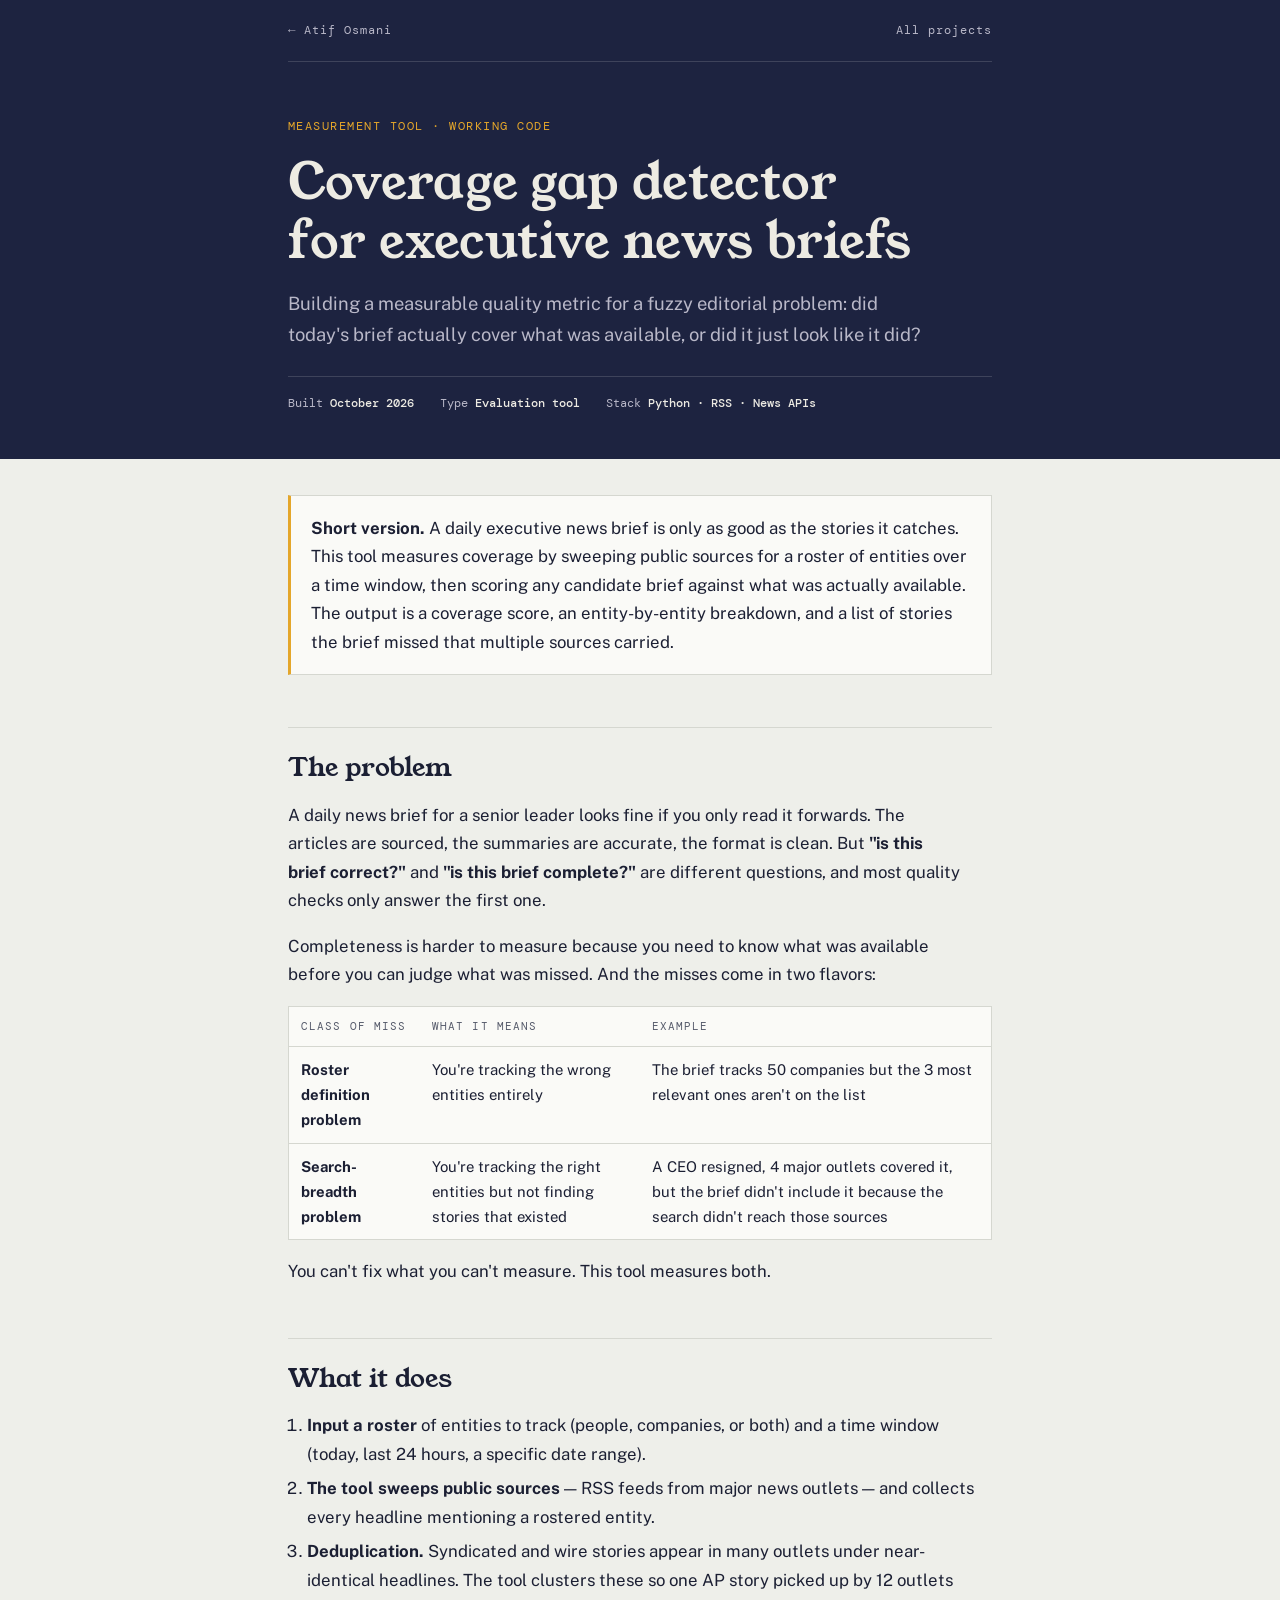
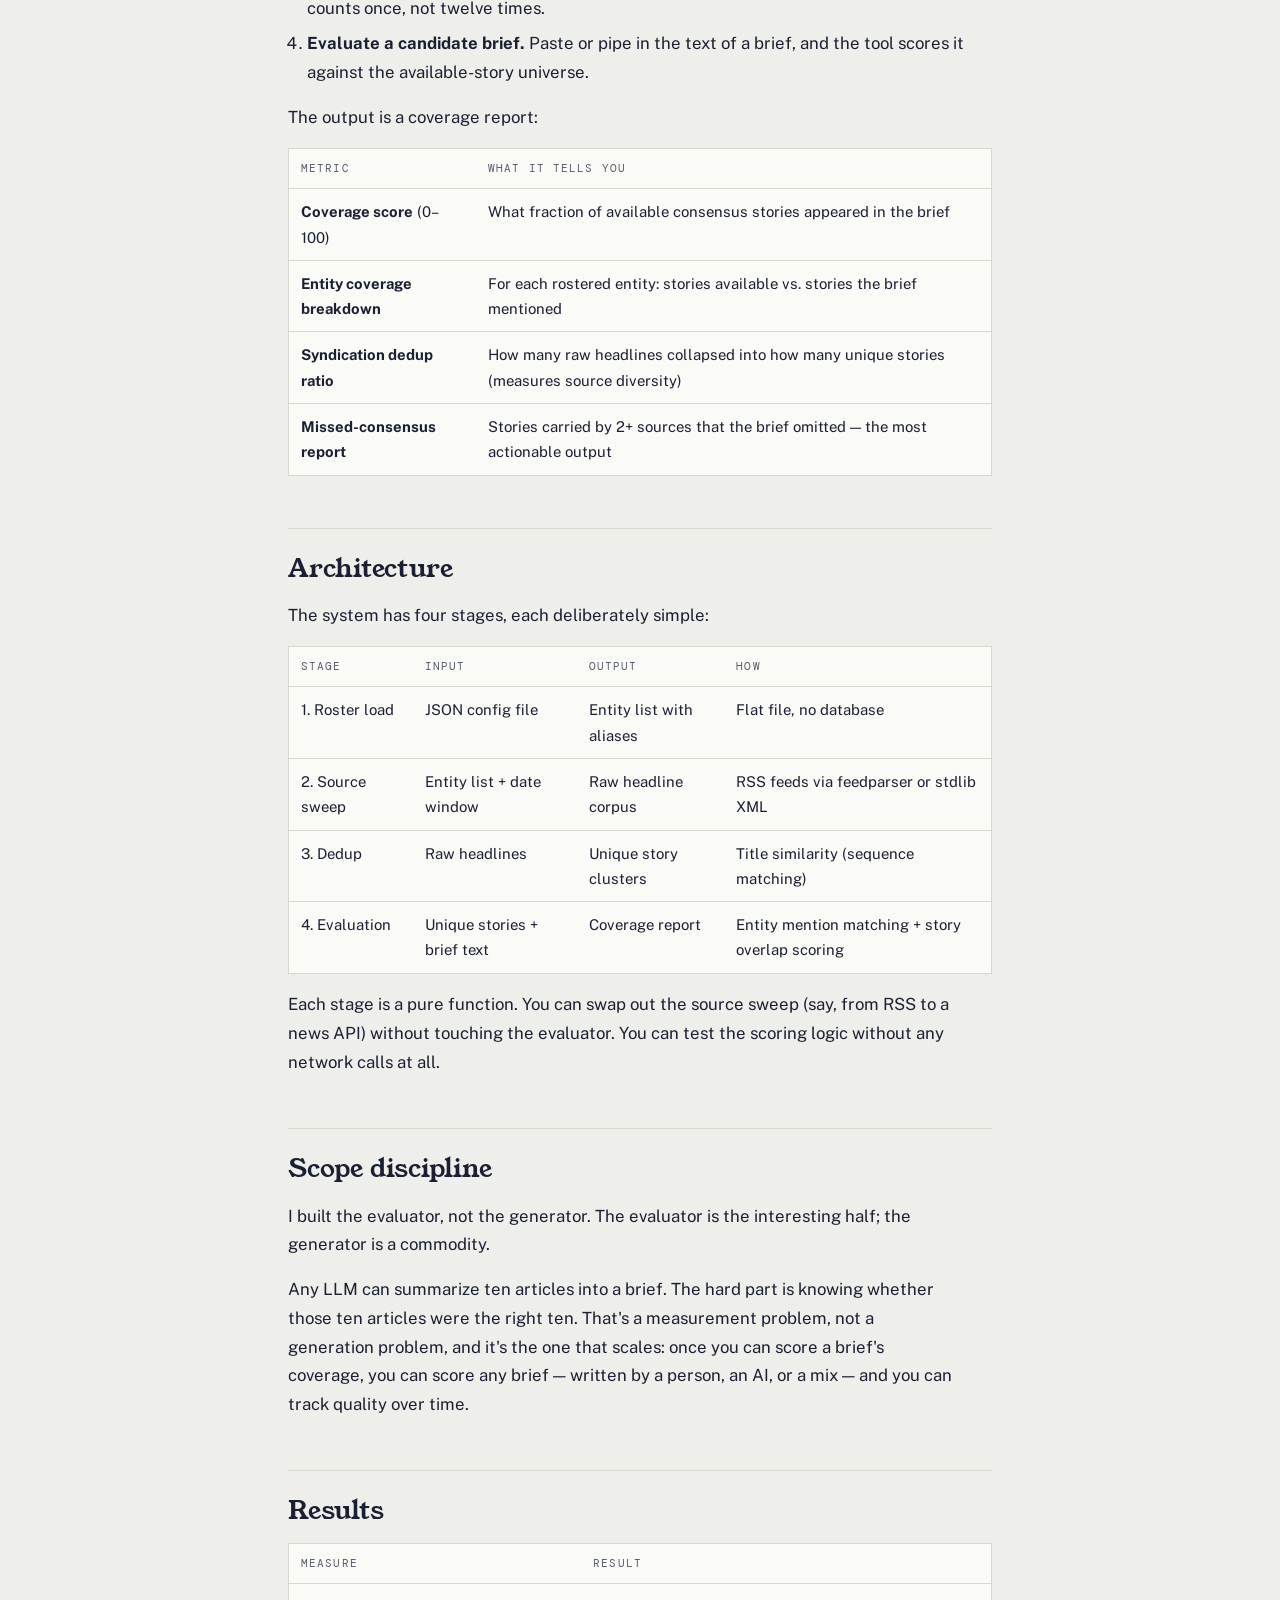
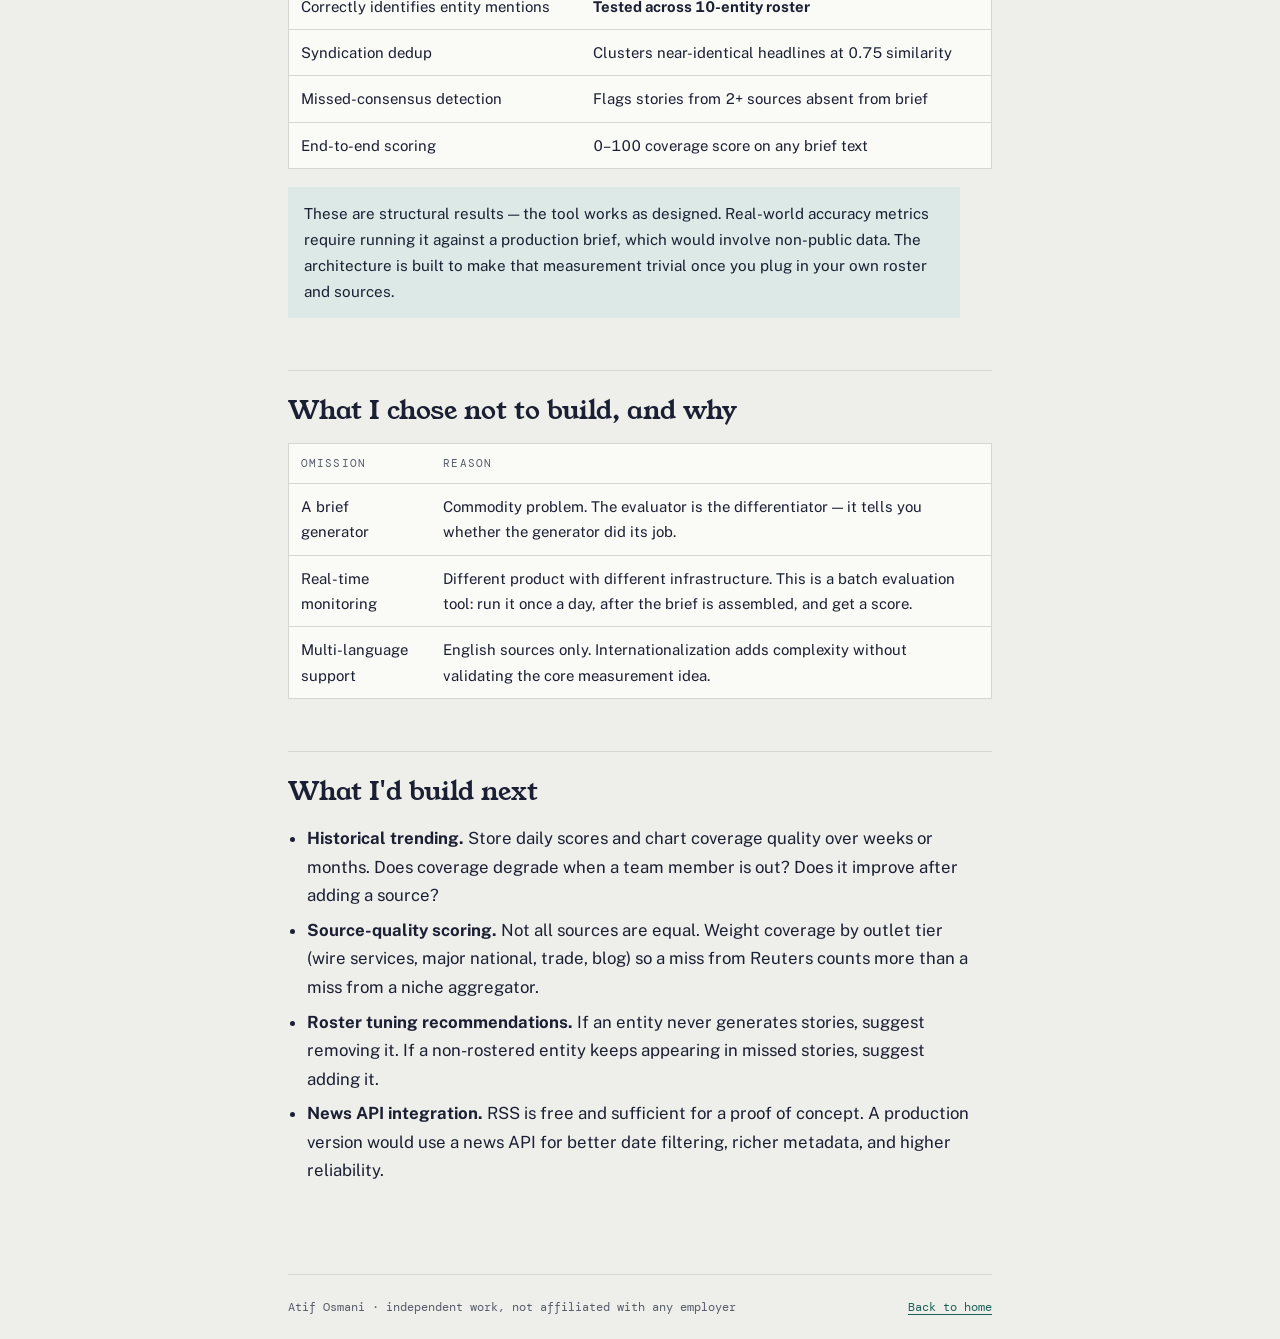
<file: projects/coverage-gap/index.html>
<!DOCTYPE html>
<html lang="en">
<head>
<meta charset="UTF-8">
<meta name="viewport" content="width=device-width, initial-scale=1.0">
<title>Coverage Gap Detector</title>
<meta name="description" content="A measurement tool that evaluates whether a daily executive news brief adequately covered what was available from public sources. Independent work by Atif Osmani.">
<link rel="preconnect" href="https://fonts.googleapis.com">
<link rel="preconnect" href="https://fonts.gstatic.com" crossorigin>
<link href="https://fonts.googleapis.com/css2?family=Young+Serif&family=Public+Sans:ital,wght@0,400;0,600;0,700;1,400&family=DM+Mono:wght@400;500&display=swap" rel="stylesheet">
<link rel="stylesheet" href="../../assets/project.css">
</head>
<body>
<div class="band">
  <div class="wrap">
    <div class="top"><a href="../../">← Atif Osmani</a><a href="../../#projects">All projects</a></div>
    <header class="head">
      <span class="label">Measurement tool · Working code</span>
      <h1>Coverage gap detector for executive news briefs</h1>
      <p>Building a measurable quality metric for a fuzzy editorial problem: did today's brief actually cover what was available, or did it just look like it did?</p>
      <div class="meta"><span>Built <b>October 2026</b></span><span>Type <b>Evaluation tool</b></span><span>Stack <b>Python · RSS · News APIs</b></span></div>
    </header>
  </div>
</div>

<main class="wrap">
  <div class="tldr"><p><b>Short version.</b> A daily executive news brief is only as good as the stories it catches. This tool measures coverage by sweeping public sources for a roster of entities over a time window, then scoring any candidate brief against what was actually available. The output is a coverage score, an entity-by-entity breakdown, and a list of stories the brief missed that multiple sources carried.</p></div>

  <h2>The problem</h2>
  <p>A daily news brief for a senior leader looks fine if you only read it forwards. The articles are sourced, the summaries are accurate, the format is clean. But <b>"is this brief correct?"</b> and <b>"is this brief complete?"</b> are different questions, and most quality checks only answer the first one.</p>
  <p>Completeness is harder to measure because you need to know what was available before you can judge what was missed. And the misses come in two flavors:</p>
  <div class="table-wrap"><table>
    <thead><tr><th>Class of miss</th><th>What it means</th><th>Example</th></tr></thead>
    <tbody>
      <tr><td><b>Roster definition problem</b></td><td>You're tracking the wrong entities entirely</td><td>The brief tracks 50 companies but the 3 most relevant ones aren't on the list</td></tr>
      <tr><td><b>Search-breadth problem</b></td><td>You're tracking the right entities but not finding stories that existed</td><td>A CEO resigned, 4 major outlets covered it, but the brief didn't include it because the search didn't reach those sources</td></tr>
    </tbody>
  </table></div>
  <p>You can't fix what you can't measure. This tool measures both.</p>

  <h2>What it does</h2>
  <ol>
    <li><b>Input a roster</b> of entities to track (people, companies, or both) and a time window (today, last 24 hours, a specific date range).</li>
    <li><b>The tool sweeps public sources</b> — RSS feeds from major news outlets — and collects every headline mentioning a rostered entity.</li>
    <li><b>Deduplication.</b> Syndicated and wire stories appear in many outlets under near-identical headlines. The tool clusters these so one AP story picked up by 12 outlets counts once, not twelve times.</li>
    <li><b>Evaluate a candidate brief.</b> Paste or pipe in the text of a brief, and the tool scores it against the available-story universe.</li>
  </ol>
  <p>The output is a coverage report:</p>
  <div class="table-wrap"><table>
    <thead><tr><th>Metric</th><th>What it tells you</th></tr></thead>
    <tbody>
      <tr><td><b>Coverage score</b> (0–100)</td><td>What fraction of available consensus stories appeared in the brief</td></tr>
      <tr><td><b>Entity coverage breakdown</b></td><td>For each rostered entity: stories available vs. stories the brief mentioned</td></tr>
      <tr><td><b>Syndication dedup ratio</b></td><td>How many raw headlines collapsed into how many unique stories (measures source diversity)</td></tr>
      <tr><td><b>Missed-consensus report</b></td><td>Stories carried by 2+ sources that the brief omitted — the most actionable output</td></tr>
    </tbody>
  </table></div>

  <h2>Architecture</h2>
  <p>The system has four stages, each deliberately simple:</p>
  <div class="table-wrap"><table>
    <thead><tr><th>Stage</th><th>Input</th><th>Output</th><th>How</th></tr></thead>
    <tbody>
      <tr><td>1. Roster load</td><td>JSON config file</td><td>Entity list with aliases</td><td>Flat file, no database</td></tr>
      <tr><td>2. Source sweep</td><td>Entity list + date window</td><td>Raw headline corpus</td><td>RSS feeds via feedparser or stdlib XML</td></tr>
      <tr><td>3. Dedup</td><td>Raw headlines</td><td>Unique story clusters</td><td>Title similarity (sequence matching)</td></tr>
      <tr><td>4. Evaluation</td><td>Unique stories + brief text</td><td>Coverage report</td><td>Entity mention matching + story overlap scoring</td></tr>
    </tbody>
  </table></div>
  <p>Each stage is a pure function. You can swap out the source sweep (say, from RSS to a news API) without touching the evaluator. You can test the scoring logic without any network calls at all.</p>

  <h2>Scope discipline</h2>
  <p>I built the evaluator, not the generator. The evaluator is the interesting half; the generator is a commodity.</p>
  <p>Any LLM can summarize ten articles into a brief. The hard part is knowing whether those ten articles were the right ten. That's a measurement problem, not a generation problem, and it's the one that scales: once you can score a brief's coverage, you can score any brief — written by a person, an AI, or a mix — and you can track quality over time.</p>

  <h2>Results</h2>
  <div class="table-wrap"><table>
    <thead><tr><th>Measure</th><th>Result</th></tr></thead>
    <tbody>
      <tr><td>Correctly identifies entity mentions</td><td class="num"><b>Tested across 10-entity roster</b></td></tr>
      <tr><td>Syndication dedup</td><td class="num">Clusters near-identical headlines at 0.75 similarity</td></tr>
      <tr><td>Missed-consensus detection</td><td class="num">Flags stories from 2+ sources absent from brief</td></tr>
      <tr><td>End-to-end scoring</td><td class="num">0–100 coverage score on any brief text</td></tr>
    </tbody>
  </table></div>
  <p class="note">These are structural results — the tool works as designed. Real-world accuracy metrics require running it against a production brief, which would involve non-public data. The architecture is built to make that measurement trivial once you plug in your own roster and sources.</p>

  <h2>What I chose not to build, and why</h2>
  <div class="table-wrap"><table>
    <thead><tr><th>Omission</th><th>Reason</th></tr></thead>
    <tbody>
      <tr><td>A brief generator</td><td>Commodity problem. The evaluator is the differentiator — it tells you whether the generator did its job.</td></tr>
      <tr><td>Real-time monitoring</td><td>Different product with different infrastructure. This is a batch evaluation tool: run it once a day, after the brief is assembled, and get a score.</td></tr>
      <tr><td>Multi-language support</td><td>English sources only. Internationalization adds complexity without validating the core measurement idea.</td></tr>
    </tbody>
  </table></div>

  <h2>What I'd build next</h2>
  <ul>
    <li><b>Historical trending.</b> Store daily scores and chart coverage quality over weeks or months. Does coverage degrade when a team member is out? Does it improve after adding a source?</li>
    <li><b>Source-quality scoring.</b> Not all sources are equal. Weight coverage by outlet tier (wire services, major national, trade, blog) so a miss from Reuters counts more than a miss from a niche aggregator.</li>
    <li><b>Roster tuning recommendations.</b> If an entity never generates stories, suggest removing it. If a non-rostered entity keeps appearing in missed stories, suggest adding it.</li>
    <li><b>News API integration.</b> RSS is free and sufficient for a proof of concept. A production version would use a news API for better date filtering, richer metadata, and higher reliability.</li>
  </ul>
</main>
<div class="wrap"><div class="foot"><span>Atif Osmani · independent work, not affiliated with any employer</span><a href="../../">Back to home</a></div></div>
</body>
</html>
</file>
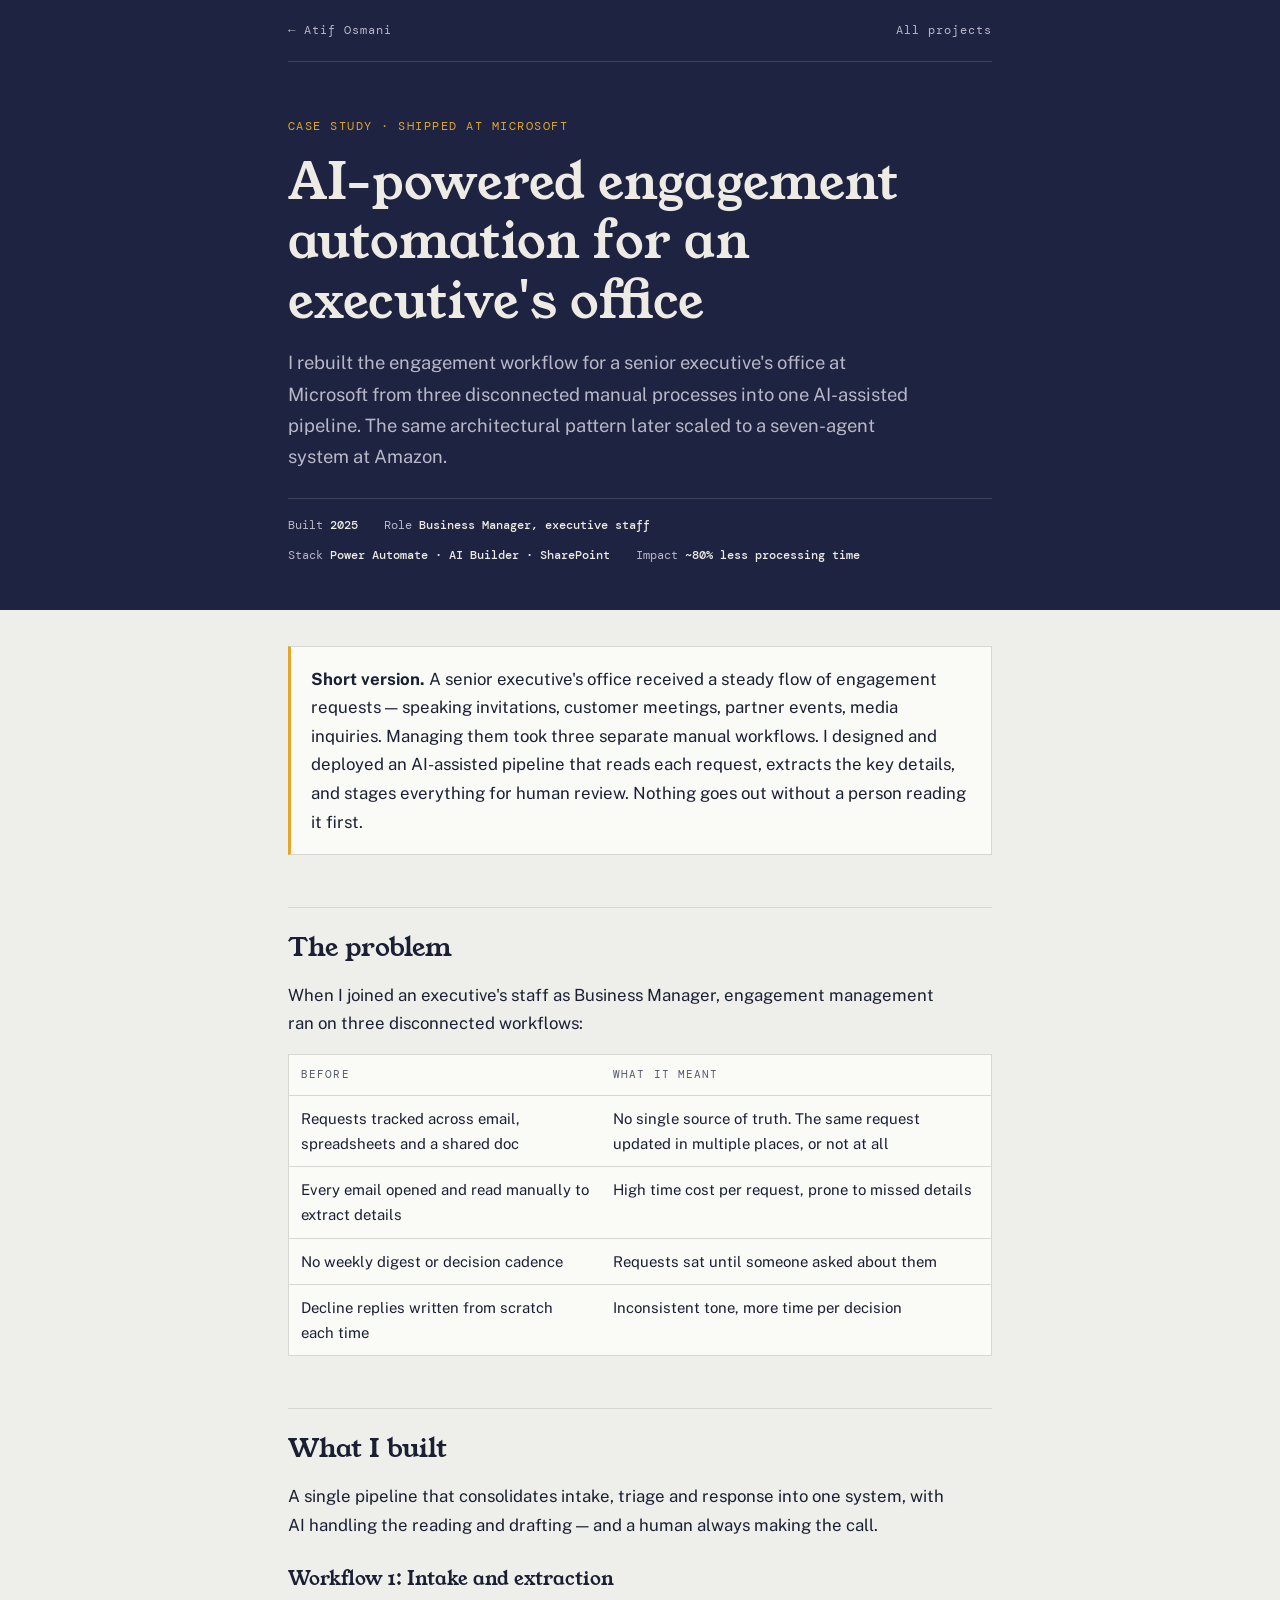
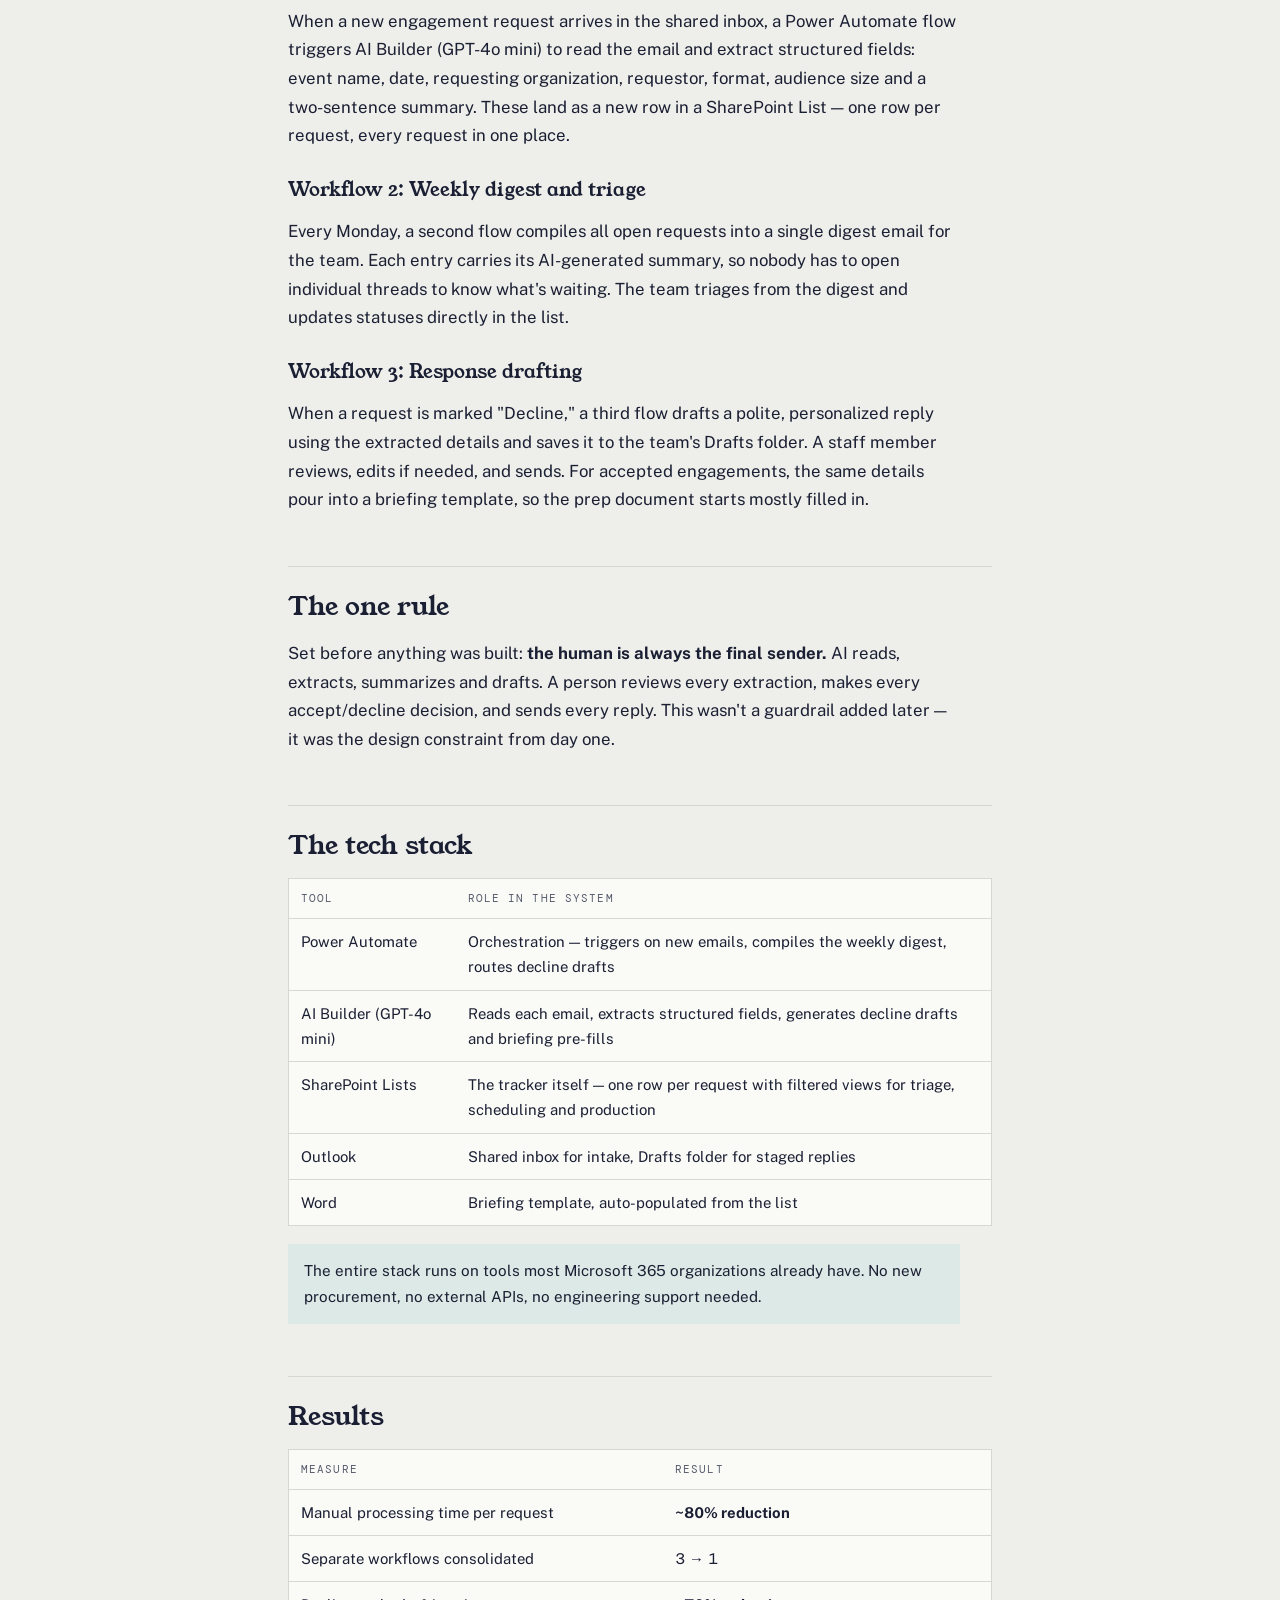
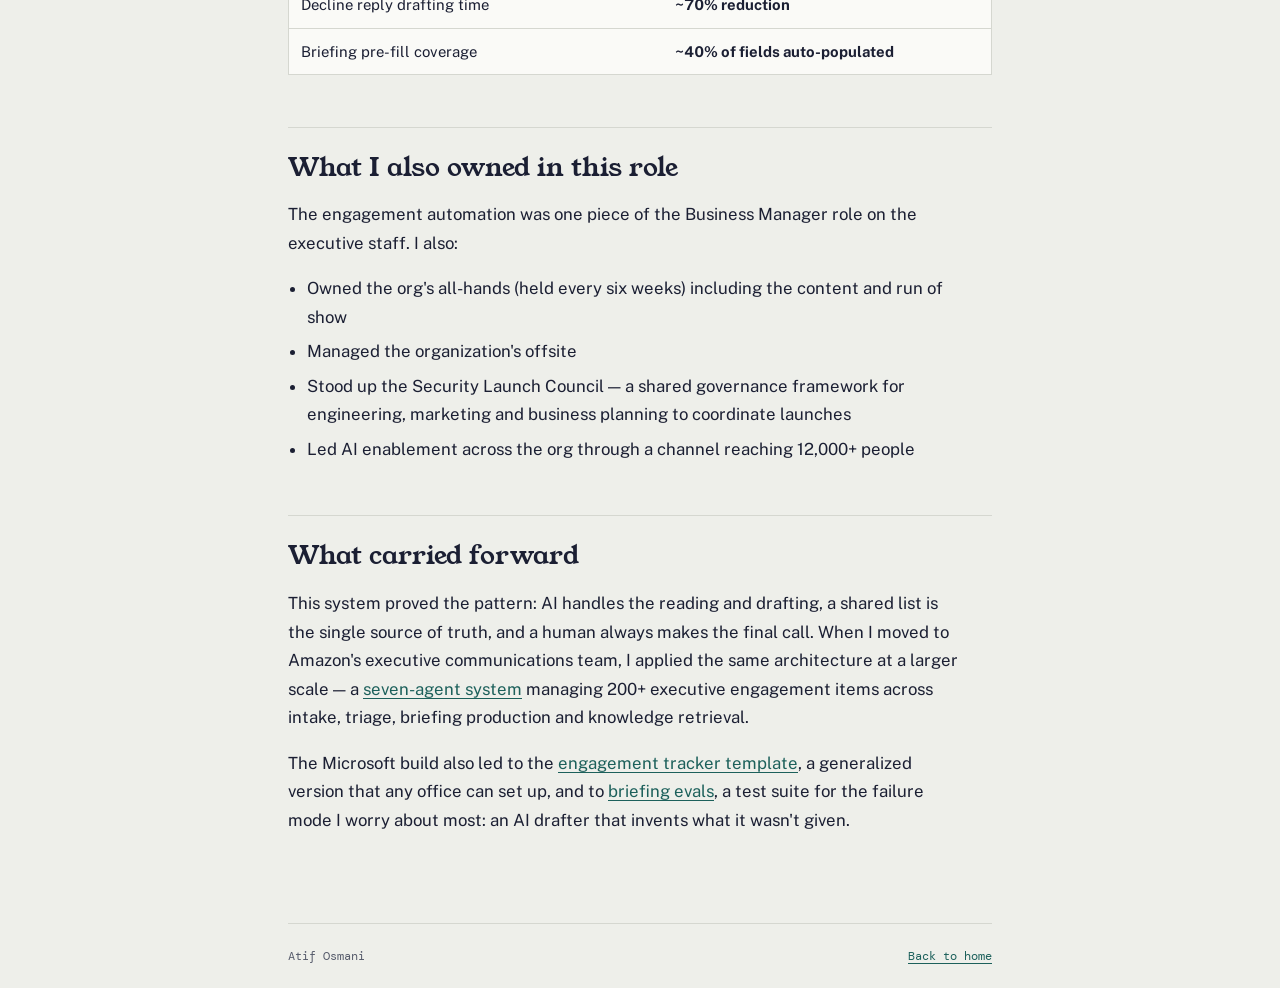
<file: projects/engagement-automation/index.html>
<!DOCTYPE html>
<html lang="en">
<head>
<meta charset="UTF-8">
<meta name="viewport" content="width=device-width, initial-scale=1.0">
<title>AI-Powered Engagement Automation</title>
<meta name="description" content="How I rebuilt an executive's engagement workflow with Power Automate, AI Builder and SharePoint — cutting manual processing by 80%. Case study by Atif Osmani.">
<link rel="preconnect" href="https://fonts.googleapis.com">
<link rel="preconnect" href="https://fonts.gstatic.com" crossorigin>
<link href="https://fonts.googleapis.com/css2?family=Young+Serif&family=Public+Sans:ital,wght@0,400;0,600;0,700;1,400&family=DM+Mono:wght@400;500&display=swap" rel="stylesheet">
<link rel="stylesheet" href="../../assets/project.css">
</head>
<body>
<div class="band">
  <div class="wrap">
    <div class="top"><a href="../../">← Atif Osmani</a><a href="../../#projects">All projects</a></div>
    <header class="head">
      <span class="label">Case study · Shipped at Microsoft</span>
      <h1>AI-powered engagement automation for an executive's office</h1>
      <p>I rebuilt the engagement workflow for a senior executive's office at Microsoft from three disconnected manual processes into one AI-assisted pipeline. The same architectural pattern later scaled to a seven-agent system at Amazon.</p>
      <div class="meta"><span>Built <b>2025</b></span><span>Role <b>Business Manager, executive staff</b></span><span>Stack <b>Power Automate · AI Builder · SharePoint</b></span><span>Impact <b>~80% less processing time</b></span></div>
    </header>
  </div>
</div>

<main class="wrap">
  <div class="tldr"><p><b>Short version.</b> A senior executive's office received a steady flow of engagement requests — speaking invitations, customer meetings, partner events, media inquiries. Managing them took three separate manual workflows. I designed and deployed an AI-assisted pipeline that reads each request, extracts the key details, and stages everything for human review. Nothing goes out without a person reading it first.</p></div>

  <h2>The problem</h2>
  <p>When I joined an executive's staff as Business Manager, engagement management ran on three disconnected workflows:</p>
  <div class="table-wrap"><table>
    <thead><tr><th>Before</th><th>What it meant</th></tr></thead>
    <tbody>
      <tr><td>Requests tracked across email, spreadsheets and a shared doc</td><td>No single source of truth. The same request updated in multiple places, or not at all</td></tr>
      <tr><td>Every email opened and read manually to extract details</td><td>High time cost per request, prone to missed details</td></tr>
      <tr><td>No weekly digest or decision cadence</td><td>Requests sat until someone asked about them</td></tr>
      <tr><td>Decline replies written from scratch each time</td><td>Inconsistent tone, more time per decision</td></tr>
    </tbody>
  </table></div>

  <h2>What I built</h2>
  <p>A single pipeline that consolidates intake, triage and response into one system, with AI handling the reading and drafting — and a human always making the call.</p>

  <h3>Workflow 1: Intake and extraction</h3>
  <p>When a new engagement request arrives in the shared inbox, a Power Automate flow triggers AI Builder (GPT-4o mini) to read the email and extract structured fields: event name, date, requesting organization, requestor, format, audience size and a two-sentence summary. These land as a new row in a SharePoint List — one row per request, every request in one place.</p>

  <h3>Workflow 2: Weekly digest and triage</h3>
  <p>Every Monday, a second flow compiles all open requests into a single digest email for the team. Each entry carries its AI-generated summary, so nobody has to open individual threads to know what's waiting. The team triages from the digest and updates statuses directly in the list.</p>

  <h3>Workflow 3: Response drafting</h3>
  <p>When a request is marked "Decline," a third flow drafts a polite, personalized reply using the extracted details and saves it to the team's Drafts folder. A staff member reviews, edits if needed, and sends. For accepted engagements, the same details pour into a briefing template, so the prep document starts mostly filled in.</p>

  <h2>The one rule</h2>
  <p>Set before anything was built: <b>the human is always the final sender.</b> AI reads, extracts, summarizes and drafts. A person reviews every extraction, makes every accept/decline decision, and sends every reply. This wasn't a guardrail added later — it was the design constraint from day one.</p>

  <h2>The tech stack</h2>
  <div class="table-wrap"><table>
    <thead><tr><th>Tool</th><th>Role in the system</th></tr></thead>
    <tbody>
      <tr><td>Power Automate</td><td>Orchestration — triggers on new emails, compiles the weekly digest, routes decline drafts</td></tr>
      <tr><td>AI Builder (GPT-4o mini)</td><td>Reads each email, extracts structured fields, generates decline drafts and briefing pre-fills</td></tr>
      <tr><td>SharePoint Lists</td><td>The tracker itself — one row per request with filtered views for triage, scheduling and production</td></tr>
      <tr><td>Outlook</td><td>Shared inbox for intake, Drafts folder for staged replies</td></tr>
      <tr><td>Word</td><td>Briefing template, auto-populated from the list</td></tr>
    </tbody>
  </table></div>
  <p class="note">The entire stack runs on tools most Microsoft 365 organizations already have. No new procurement, no external APIs, no engineering support needed.</p>

  <h2>Results</h2>
  <div class="table-wrap"><table>
    <thead><tr><th>Measure</th><th>Result</th></tr></thead>
    <tbody>
      <tr><td>Manual processing time per request</td><td class="num"><b>~80% reduction</b></td></tr>
      <tr><td>Separate workflows consolidated</td><td class="num">3 → 1</td></tr>
      <tr><td>Decline reply drafting time</td><td class="num"><b>~70% reduction</b></td></tr>
      <tr><td>Briefing pre-fill coverage</td><td class="num"><b>~40% of fields auto-populated</b></td></tr>
    </tbody>
  </table></div>

  <h2>What I also owned in this role</h2>
  <p>The engagement automation was one piece of the Business Manager role on the executive staff. I also:</p>
  <ul>
    <li>Owned the org's all-hands (held every six weeks) including the content and run of show</li>
    <li>Managed the organization's offsite</li>
    <li>Stood up the Security Launch Council — a shared governance framework for engineering, marketing and business planning to coordinate launches</li>
    <li>Led AI enablement across the org through a channel reaching 12,000+ people</li>
  </ul>

  <h2>What carried forward</h2>
  <p>This system proved the pattern: AI handles the reading and drafting, a shared list is the single source of truth, and a human always makes the final call. When I moved to Amazon's executive communications team, I applied the same architecture at a larger scale — a <a href="../../#builds">seven-agent system</a> managing 200+ executive engagement items across intake, triage, briefing production and knowledge retrieval.</p>
  <p>The Microsoft build also led to the <a href="../engagement-triage/">engagement tracker template</a>, a generalized version that any office can set up, and to <a href="../briefing-evals/">briefing evals</a>, a test suite for the failure mode I worry about most: an AI drafter that invents what it wasn't given.</p>
</main>
<div class="wrap"><div class="foot"><span>Atif Osmani</span><a href="../../">Back to home</a></div></div>
</body>
</html>
</file>
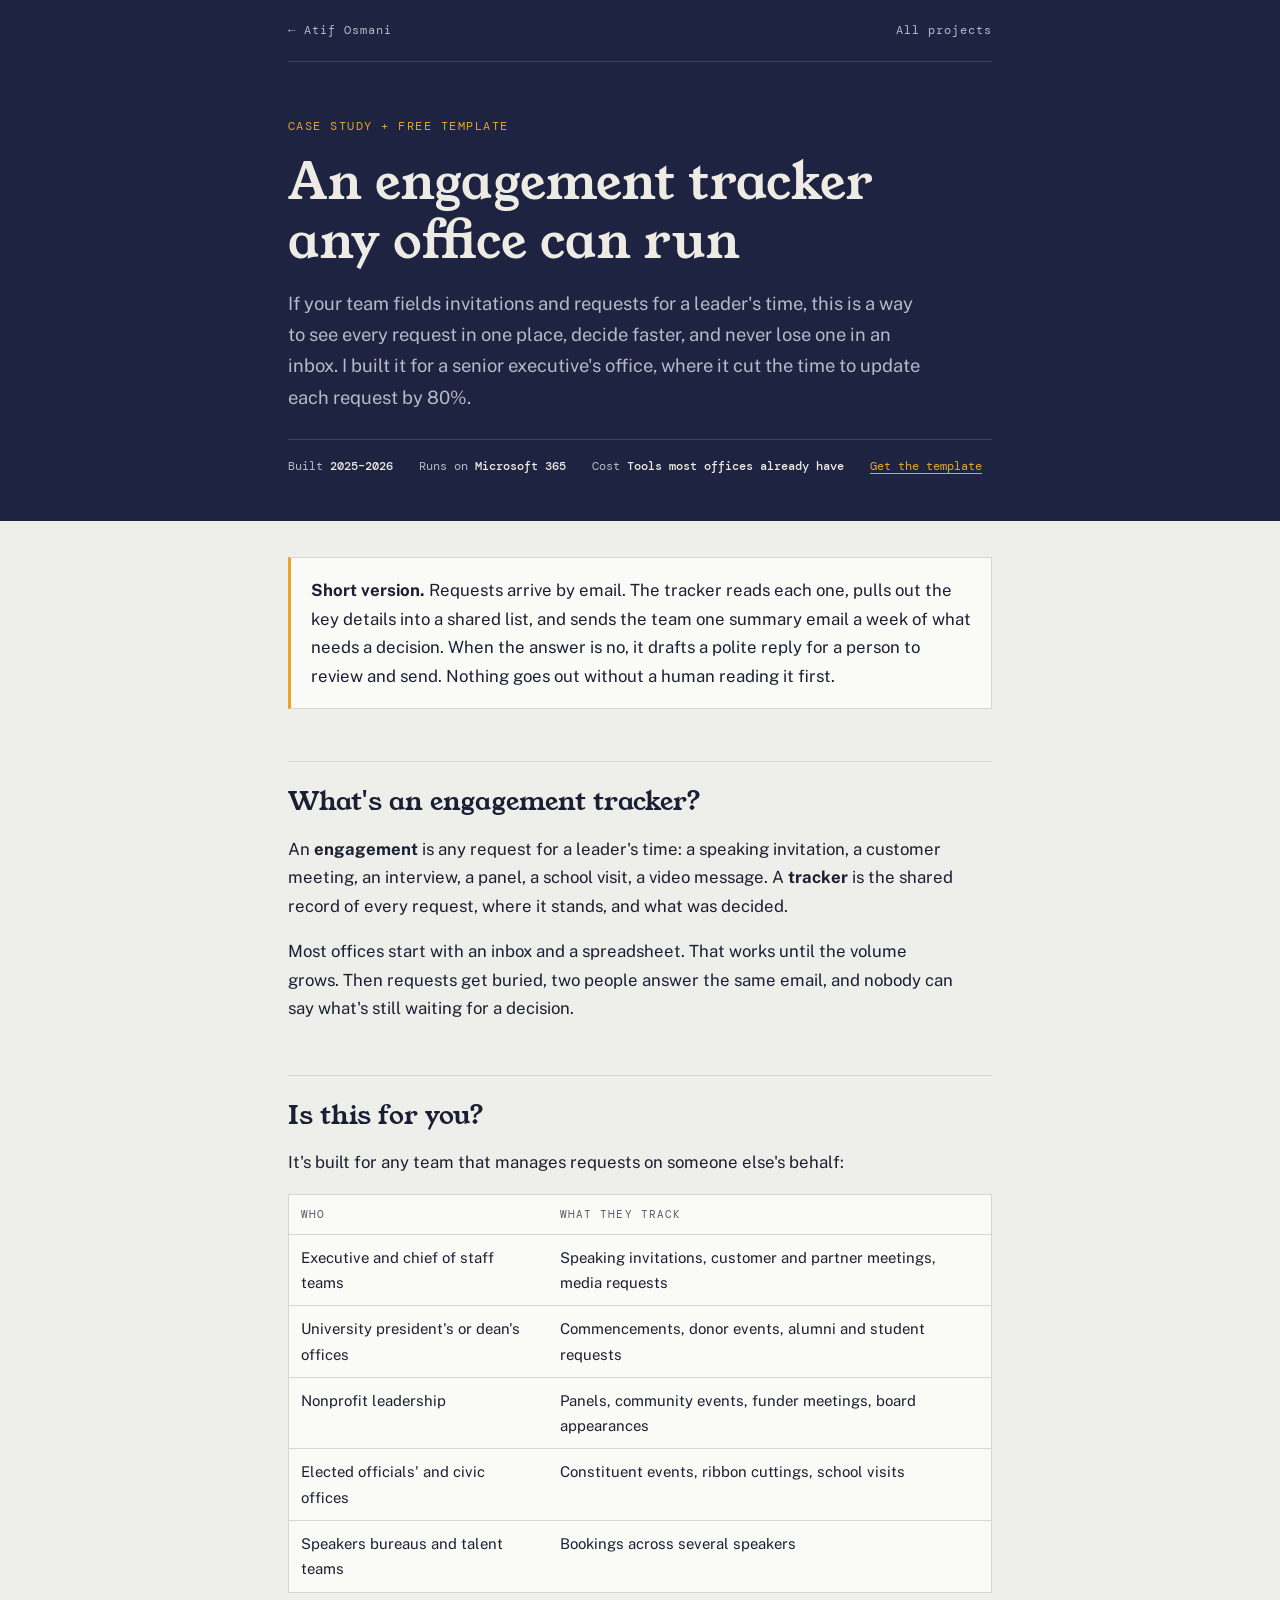
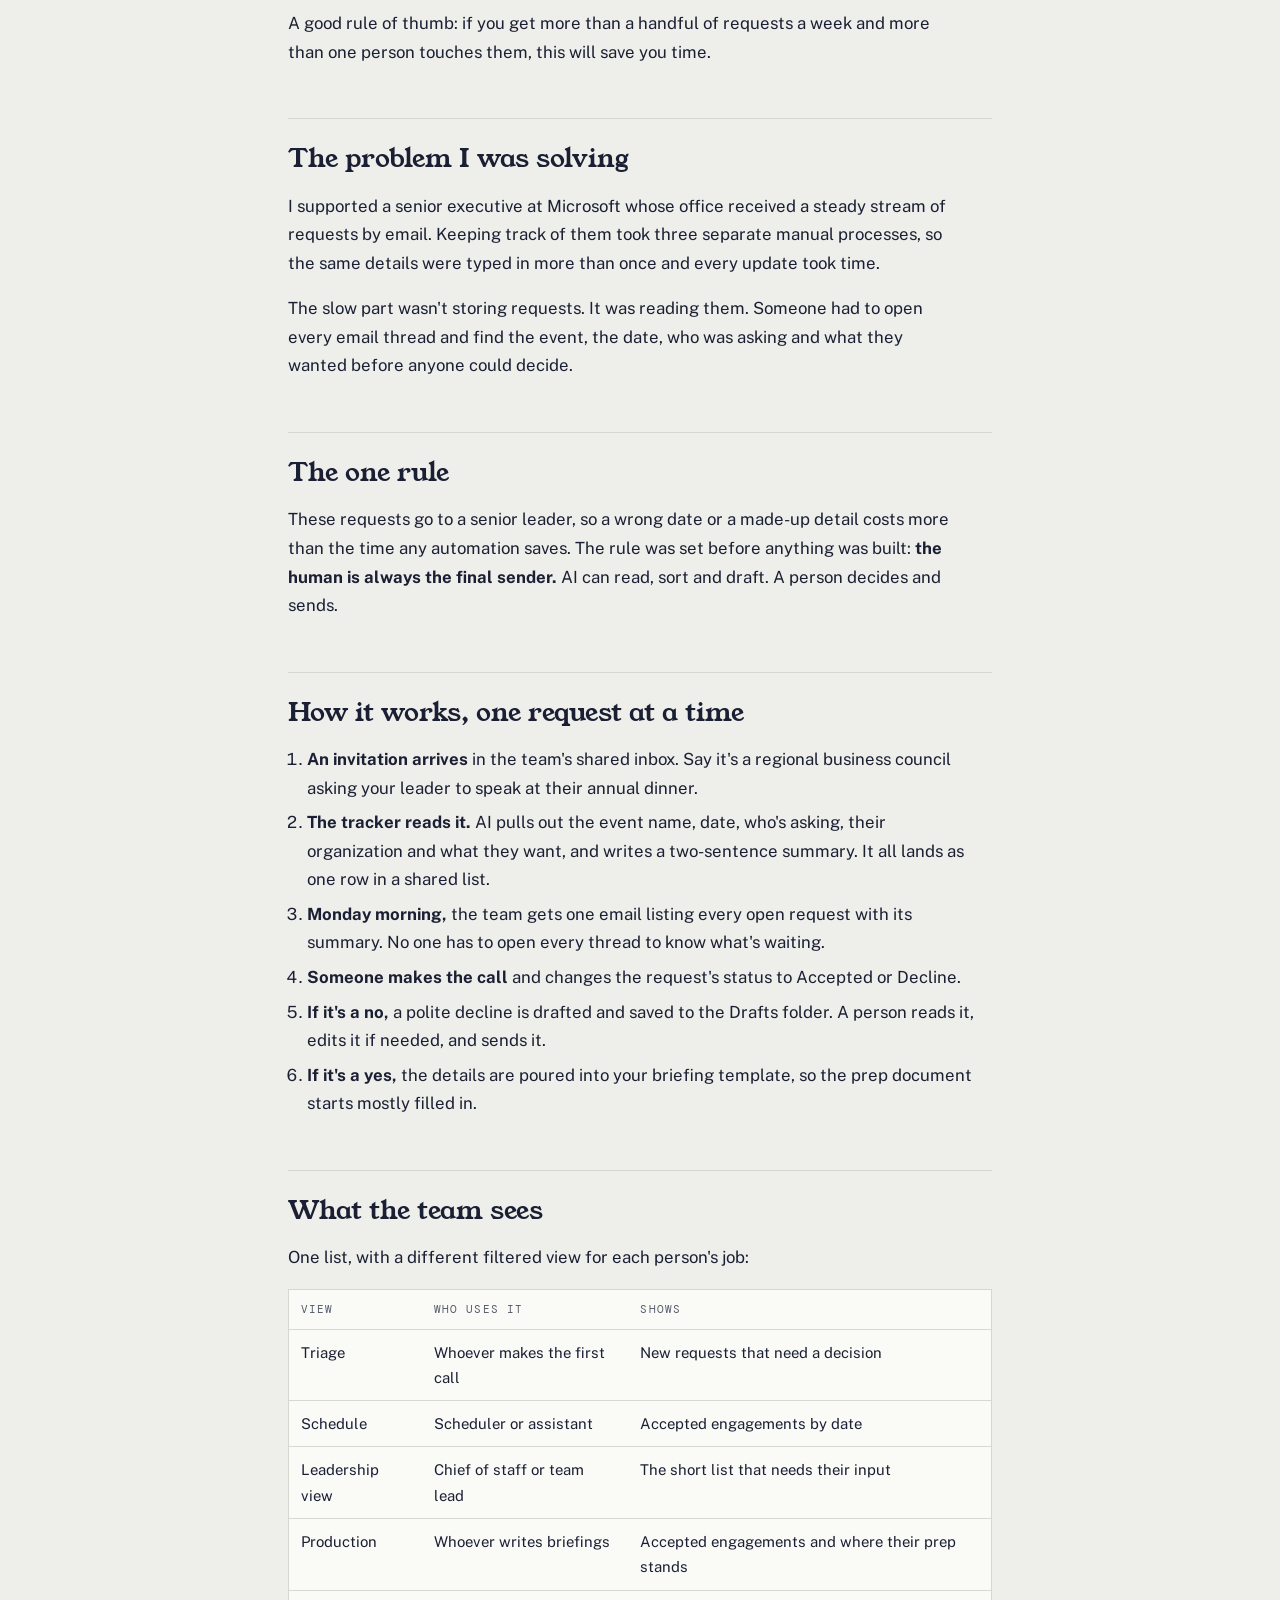
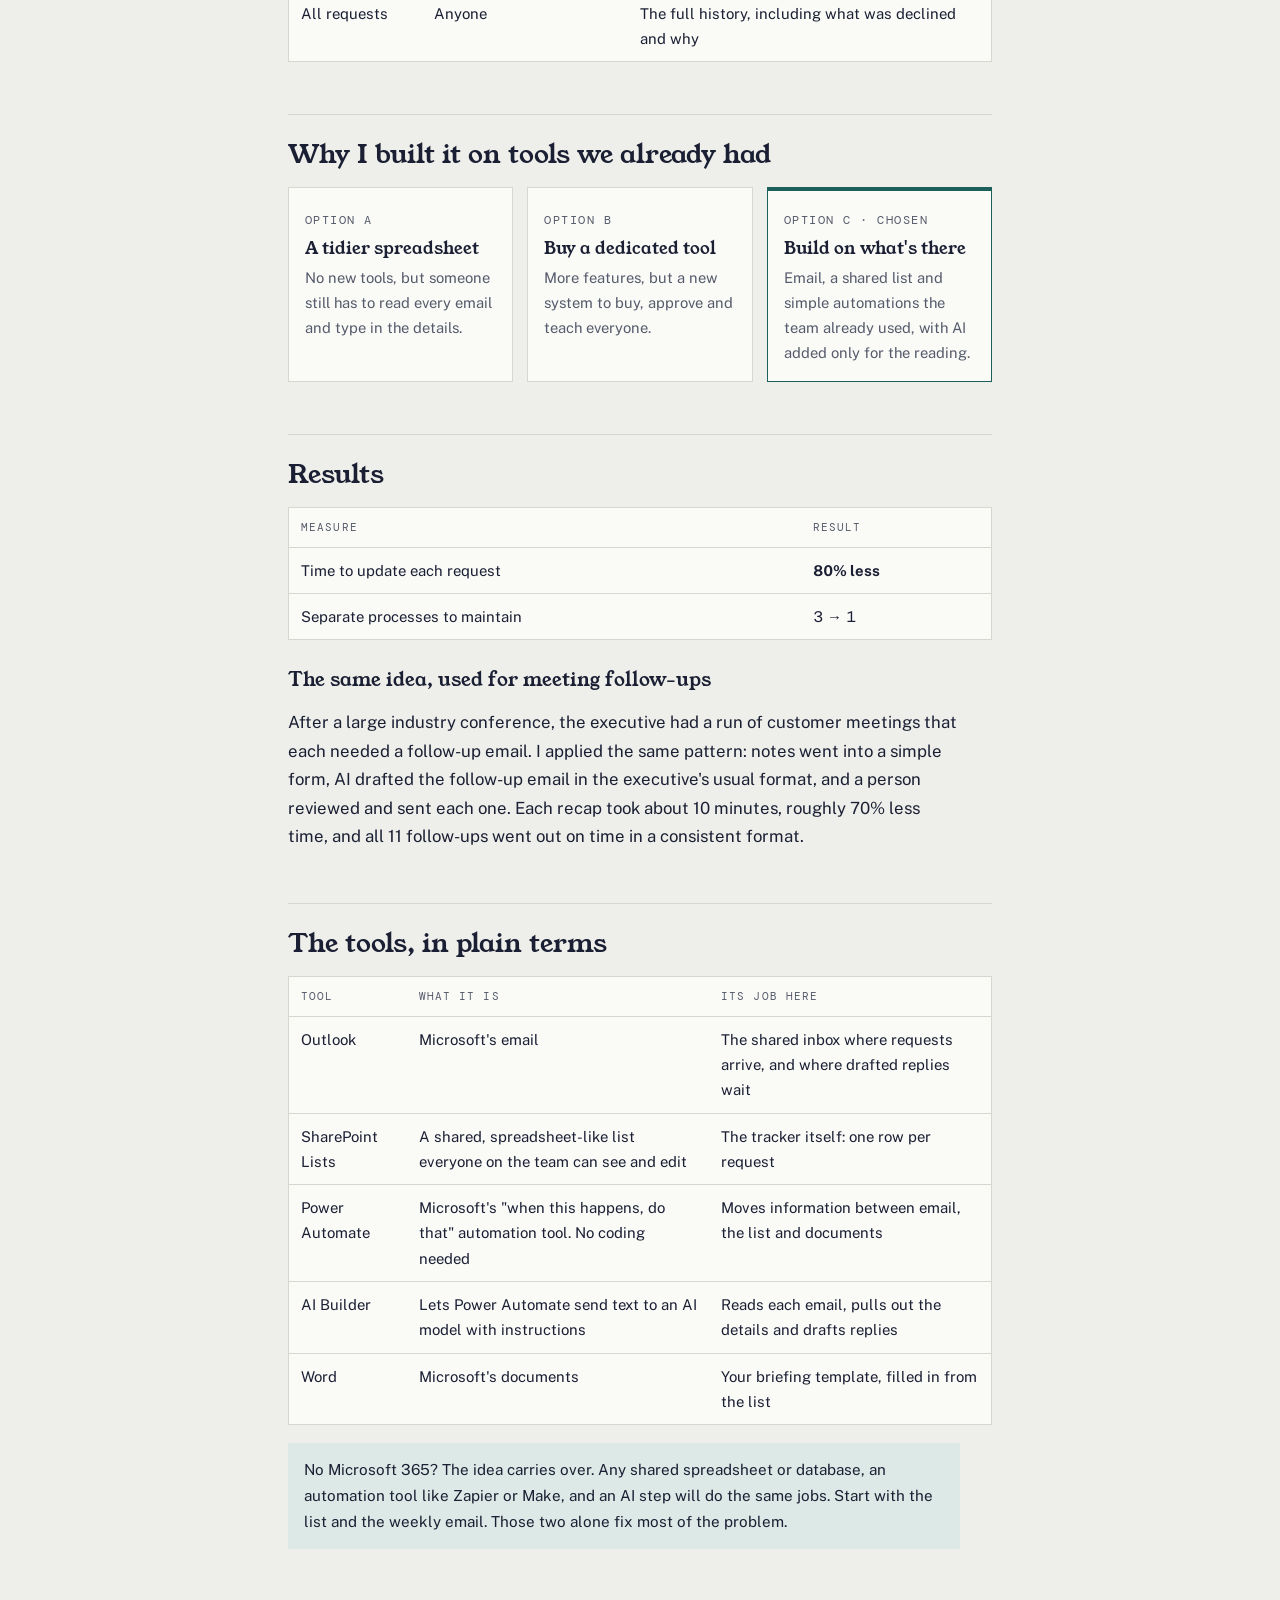
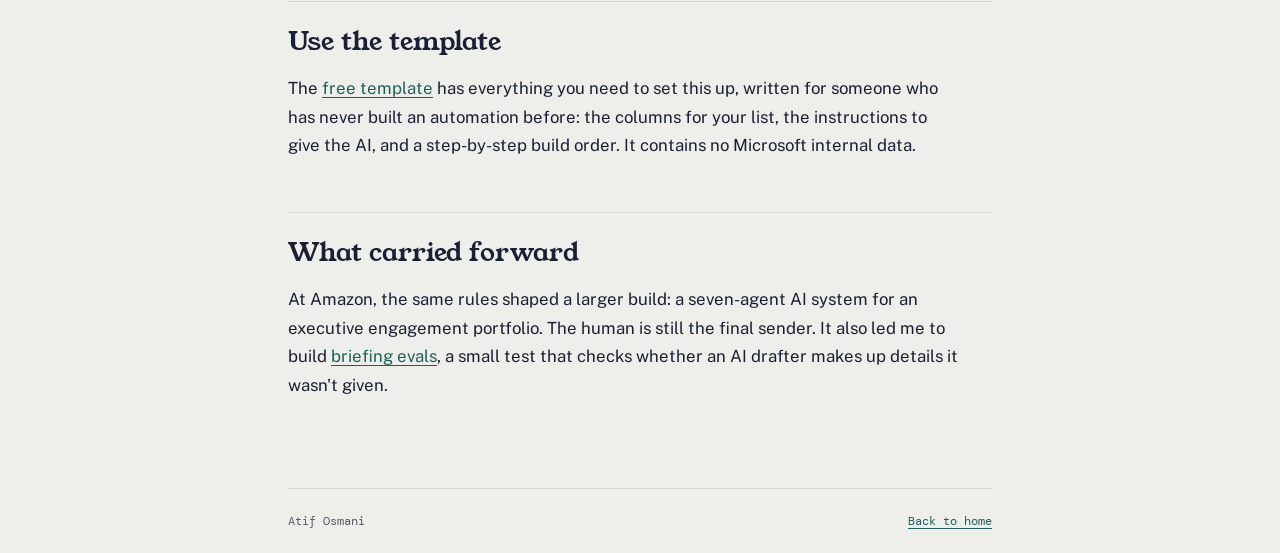
<file: projects/engagement-triage/index.html>
<!DOCTYPE html>
<html lang="en">
<head>
<meta charset="UTF-8">
<meta name="viewport" content="width=device-width, initial-scale=1.0">
<title>Engagement Tracker</title>
<meta name="description" content="A simple, AI-assisted system for any office that fields invitations and requests for a leader's time. Case study and free template by Atif Osmani.">
<link rel="preconnect" href="https://fonts.googleapis.com">
<link rel="preconnect" href="https://fonts.gstatic.com" crossorigin>
<link href="https://fonts.googleapis.com/css2?family=Young+Serif&family=Public+Sans:ital,wght@0,400;0,600;0,700;1,400&family=DM+Mono:wght@400;500&display=swap" rel="stylesheet">
<link rel="stylesheet" href="../../assets/project.css">
</head>
<body>
<div class="band">
  <div class="wrap">
    <div class="top"><a href="../../">← Atif Osmani</a><a href="../../#projects">All projects</a></div>
    <header class="head">
      <span class="label">Case study + free template</span>
      <h1>An engagement tracker any office can run</h1>
      <p>If your team fields invitations and requests for a leader's time, this is a way to see every request in one place, decide faster, and never lose one in an inbox. I built it for a senior executive's office, where it cut the time to update each request by 80%.</p>
      <div class="meta"><span>Built <b>2025–2026</b></span><span>Runs on <b>Microsoft 365</b></span><span>Cost <b>Tools most offices already have</b></span><span><a href="https://github.com/AOSMANI123/Aosmani123.github.io/tree/main/projects/engagement-triage/template" target="_blank" rel="noopener" style="color:var(--marigold)">Get the template</a></span></div>
    </header>
  </div>
</div>

<main class="wrap">
  <div class="tldr"><p><b>Short version.</b> Requests arrive by email. The tracker reads each one, pulls out the key details into a shared list, and sends the team one summary email a week of what needs a decision. When the answer is no, it drafts a polite reply for a person to review and send. Nothing goes out without a human reading it first.</p></div>

  <h2>What's an engagement tracker?</h2>
  <p>An <b>engagement</b> is any request for a leader's time: a speaking invitation, a customer meeting, an interview, a panel, a school visit, a video message. A <b>tracker</b> is the shared record of every request, where it stands, and what was decided.</p>
  <p>Most offices start with an inbox and a spreadsheet. That works until the volume grows. Then requests get buried, two people answer the same email, and nobody can say what's still waiting for a decision.</p>

  <h2>Is this for you?</h2>
  <p>It's built for any team that manages requests on someone else's behalf:</p>
  <div class="table-wrap"><table>
    <thead><tr><th>Who</th><th>What they track</th></tr></thead>
    <tbody>
      <tr><td>Executive and chief of staff teams</td><td>Speaking invitations, customer and partner meetings, media requests</td></tr>
      <tr><td>University president's or dean's offices</td><td>Commencements, donor events, alumni and student requests</td></tr>
      <tr><td>Nonprofit leadership</td><td>Panels, community events, funder meetings, board appearances</td></tr>
      <tr><td>Elected officials' and civic offices</td><td>Constituent events, ribbon cuttings, school visits</td></tr>
      <tr><td>Speakers bureaus and talent teams</td><td>Bookings across several speakers</td></tr>
    </tbody>
  </table></div>
  <p>A good rule of thumb: if you get more than a handful of requests a week and more than one person touches them, this will save you time.</p>

  <h2>The problem I was solving</h2>
  <p>I supported a senior executive at Microsoft whose office received a steady stream of requests by email. Keeping track of them took three separate manual processes, so the same details were typed in more than once and every update took time.</p>
  <p>The slow part wasn't storing requests. It was reading them. Someone had to open every email thread and find the event, the date, who was asking and what they wanted before anyone could decide.</p>

  <h2>The one rule</h2>
  <p>These requests go to a senior leader, so a wrong date or a made-up detail costs more than the time any automation saves. The rule was set before anything was built: <b>the human is always the final sender.</b> AI can read, sort and draft. A person decides and sends.</p>

  <h2>How it works, one request at a time</h2>
  <ol>
    <li><b>An invitation arrives</b> in the team's shared inbox. Say it's a regional business council asking your leader to speak at their annual dinner.</li>
    <li><b>The tracker reads it.</b> AI pulls out the event name, date, who's asking, their organization and what they want, and writes a two-sentence summary. It all lands as one row in a shared list.</li>
    <li><b>Monday morning,</b> the team gets one email listing every open request with its summary. No one has to open every thread to know what's waiting.</li>
    <li><b>Someone makes the call</b> and changes the request's status to Accepted or Decline.</li>
    <li><b>If it's a no,</b> a polite decline is drafted and saved to the Drafts folder. A person reads it, edits it if needed, and sends it.</li>
    <li><b>If it's a yes,</b> the details are poured into your briefing template, so the prep document starts mostly filled in.</li>
  </ol>

  <h2>What the team sees</h2>
  <p>One list, with a different filtered view for each person's job:</p>
  <div class="table-wrap"><table>
    <thead><tr><th>View</th><th>Who uses it</th><th>Shows</th></tr></thead>
    <tbody>
      <tr><td>Triage</td><td>Whoever makes the first call</td><td>New requests that need a decision</td></tr>
      <tr><td>Schedule</td><td>Scheduler or assistant</td><td>Accepted engagements by date</td></tr>
      <tr><td>Leadership view</td><td>Chief of staff or team lead</td><td>The short list that needs their input</td></tr>
      <tr><td>Production</td><td>Whoever writes briefings</td><td>Accepted engagements and where their prep stands</td></tr>
      <tr><td>All requests</td><td>Anyone</td><td>The full history, including what was declined and why</td></tr>
    </tbody>
  </table></div>

  <h2>Why I built it on tools we already had</h2>
  <div class="options">
    <div class="option"><span class="label">Option A</span><h3>A tidier spreadsheet</h3><p>No new tools, but someone still has to read every email and type in the details.</p></div>
    <div class="option"><span class="label">Option B</span><h3>Buy a dedicated tool</h3><p>More features, but a new system to buy, approve and teach everyone.</p></div>
    <div class="option chosen"><span class="label">Option C · Chosen</span><h3>Build on what's there</h3><p>Email, a shared list and simple automations the team already used, with AI added only for the reading.</p></div>
  </div>

  <h2>Results</h2>
  <div class="table-wrap"><table>
    <thead><tr><th>Measure</th><th>Result</th></tr></thead>
    <tbody>
      <tr><td>Time to update each request</td><td class="num"><b>80% less</b></td></tr>
      <tr><td>Separate processes to maintain</td><td class="num">3 → 1</td></tr>
    </tbody>
  </table></div>
  <h3>The same idea, used for meeting follow-ups</h3>
  <p>After a large industry conference, the executive had a run of customer meetings that each needed a follow-up email. I applied the same pattern: notes went into a simple form, AI drafted the follow-up email in the executive's usual format, and a person reviewed and sent each one. Each recap took about 10 minutes, roughly 70% less time, and all 11 follow-ups went out on time in a consistent format.</p>

  <h2>The tools, in plain terms</h2>
  <div class="table-wrap"><table>
    <thead><tr><th>Tool</th><th>What it is</th><th>Its job here</th></tr></thead>
    <tbody>
      <tr><td>Outlook</td><td>Microsoft's email</td><td>The shared inbox where requests arrive, and where drafted replies wait</td></tr>
      <tr><td>SharePoint Lists</td><td>A shared, spreadsheet-like list everyone on the team can see and edit</td><td>The tracker itself: one row per request</td></tr>
      <tr><td>Power Automate</td><td>Microsoft's "when this happens, do that" automation tool. No coding needed</td><td>Moves information between email, the list and documents</td></tr>
      <tr><td>AI Builder</td><td>Lets Power Automate send text to an AI model with instructions</td><td>Reads each email, pulls out the details and drafts replies</td></tr>
      <tr><td>Word</td><td>Microsoft's documents</td><td>Your briefing template, filled in from the list</td></tr>
    </tbody>
  </table></div>
  <p class="note">No Microsoft 365? The idea carries over. Any shared spreadsheet or database, an automation tool like Zapier or Make, and an AI step will do the same jobs. Start with the list and the weekly email. Those two alone fix most of the problem.</p>

  <h2>Use the template</h2>
  <p>The <a href="https://github.com/AOSMANI123/Aosmani123.github.io/tree/main/projects/engagement-triage/template" target="_blank" rel="noopener">free template</a> has everything you need to set this up, written for someone who has never built an automation before: the columns for your list, the instructions to give the AI, and a step-by-step build order. It contains no Microsoft internal data.</p>

  <h2>What carried forward</h2>
  <p>At Amazon, the same rules shaped a larger build: a seven-agent AI system for an executive engagement portfolio. The human is still the final sender. It also led me to build <a href="../briefing-evals/">briefing evals</a>, a small test that checks whether an AI drafter makes up details it wasn't given.</p>
</main>
<div class="wrap"><div class="foot"><span>Atif Osmani</span><a href="../../">Back to home</a></div></div>
</body>
</html>
</file>
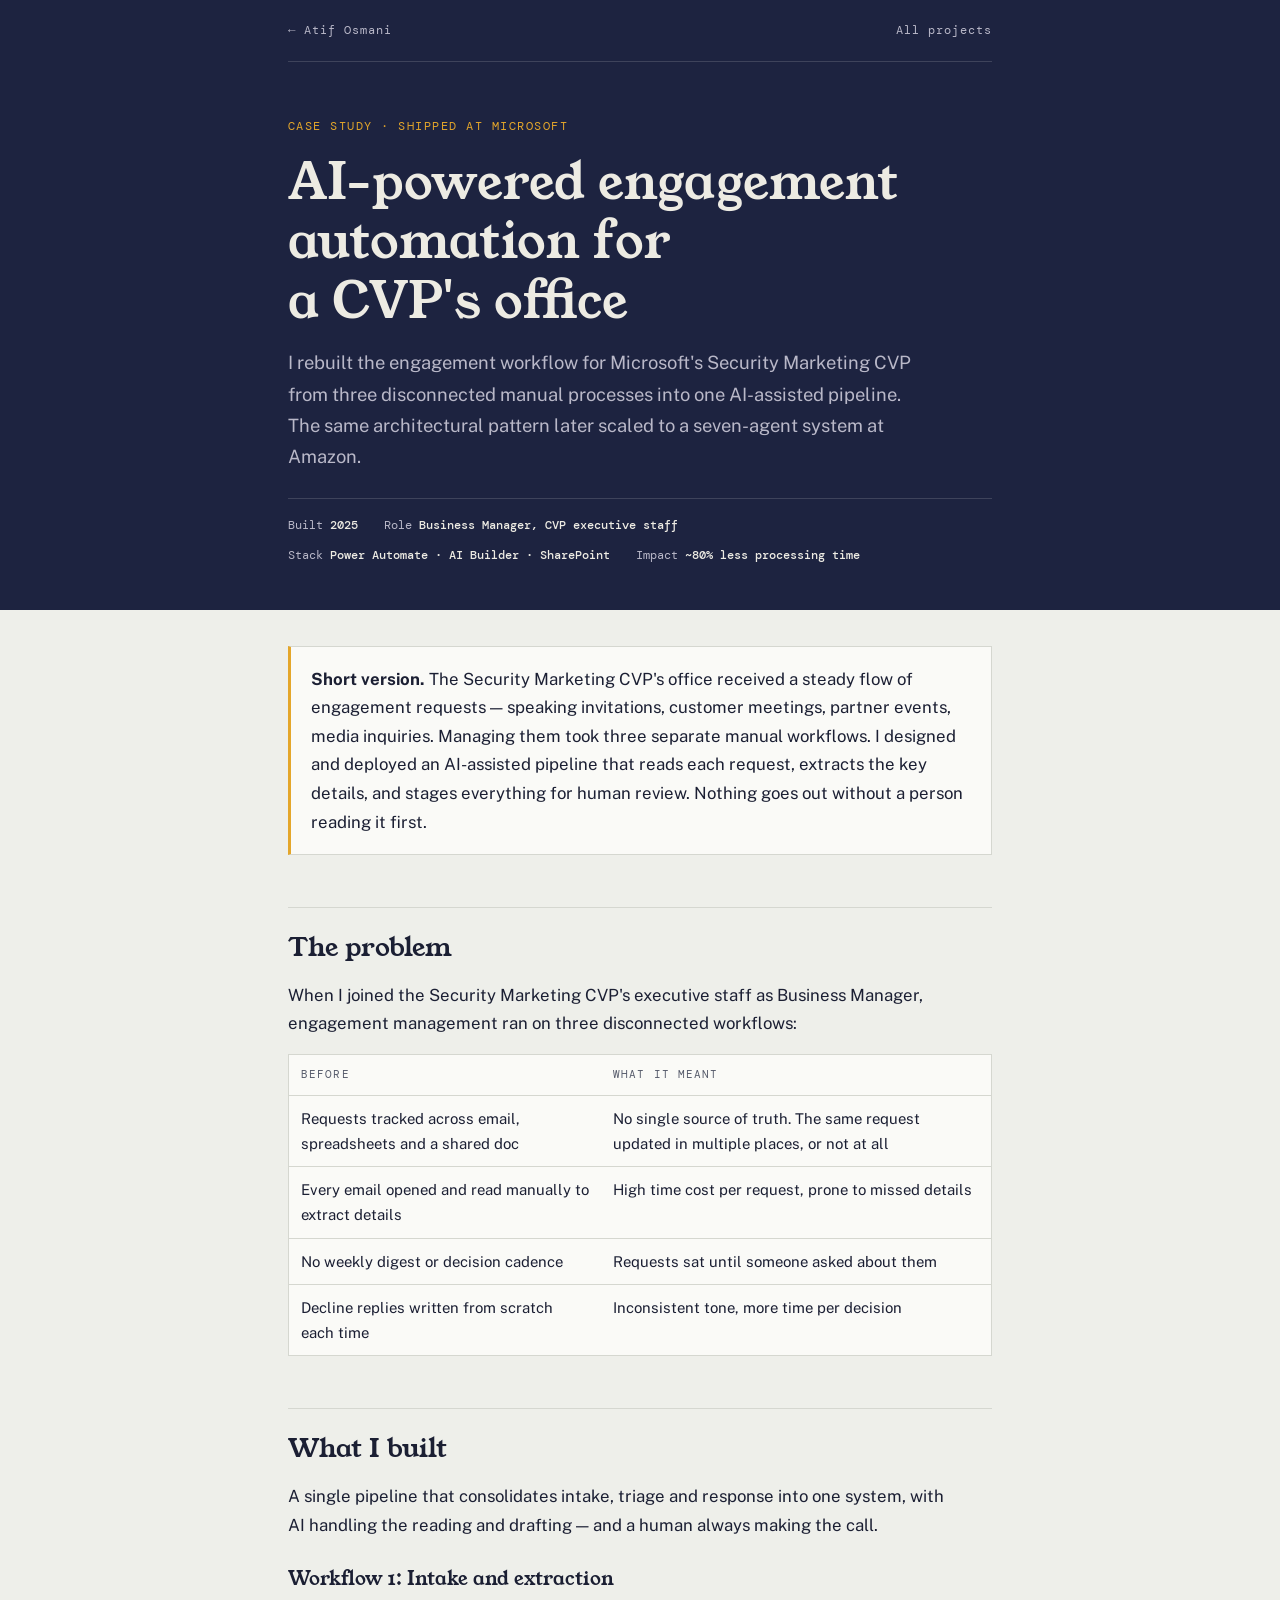
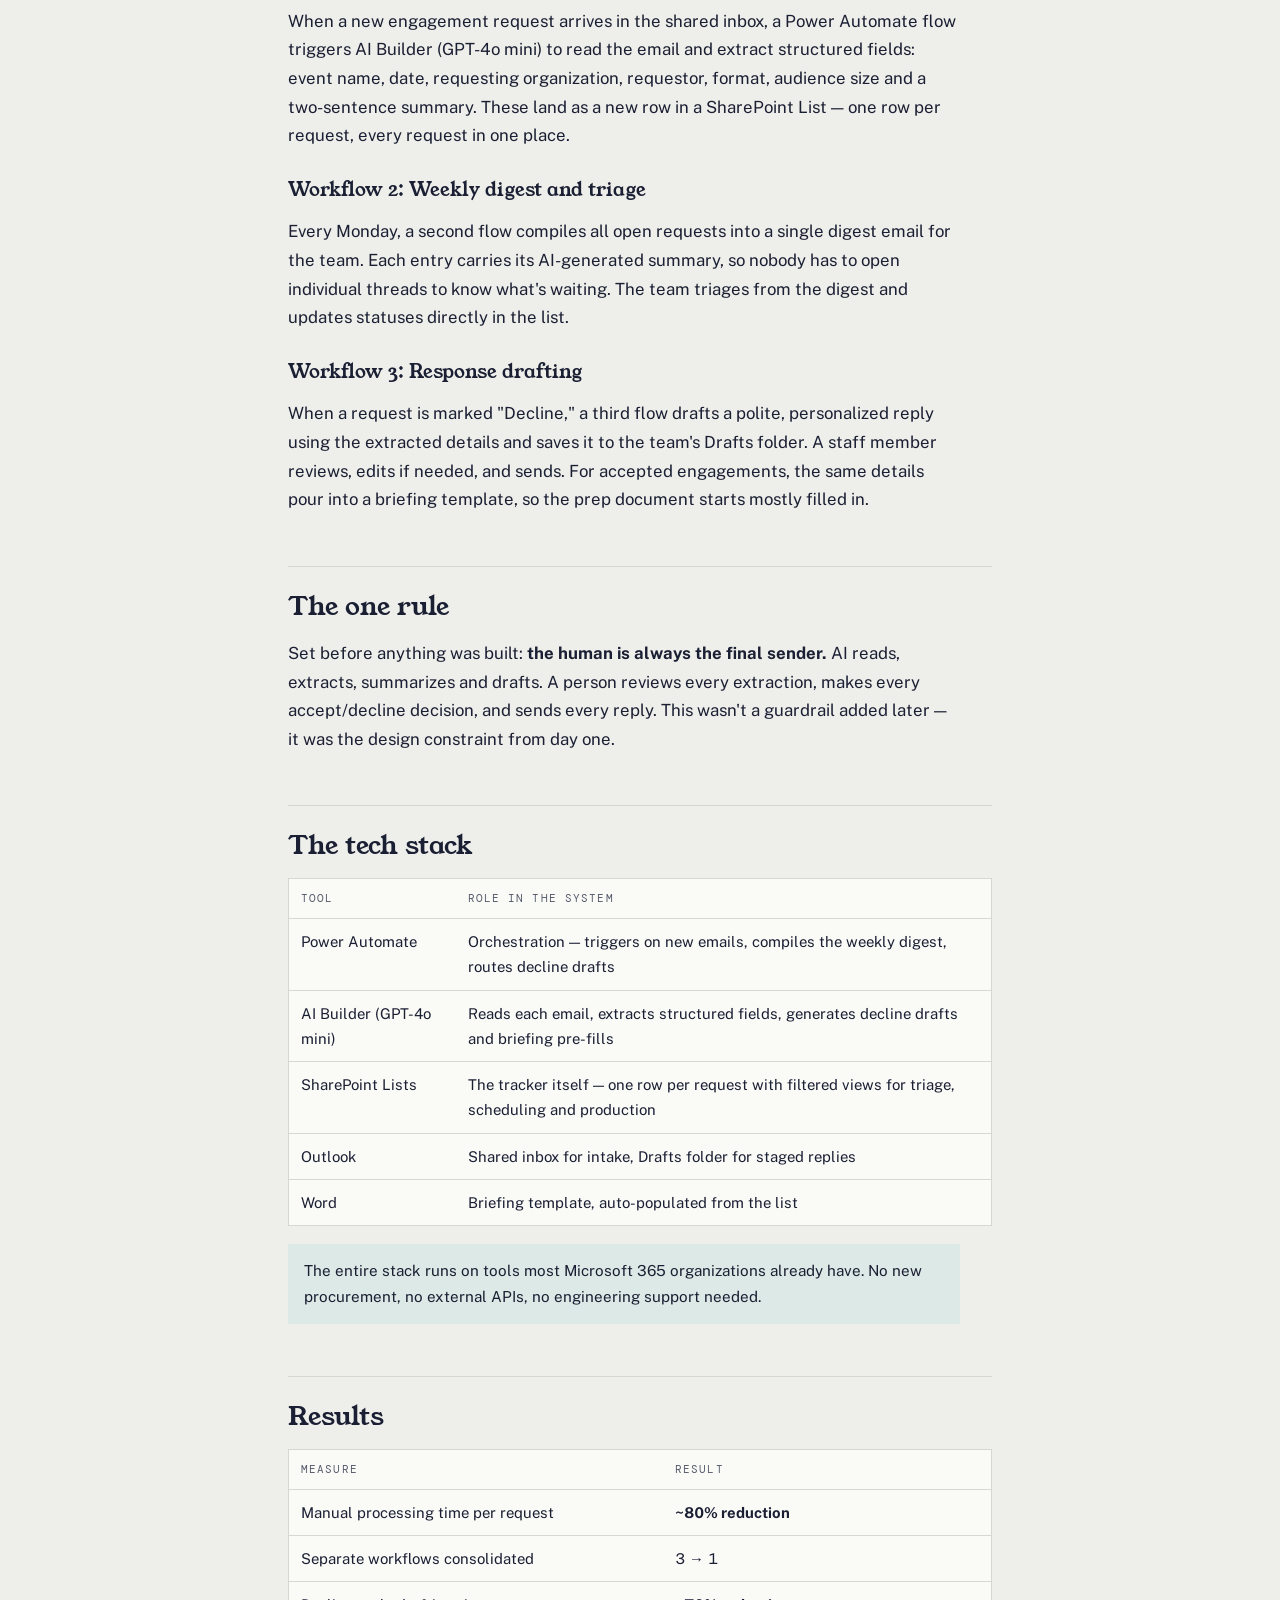
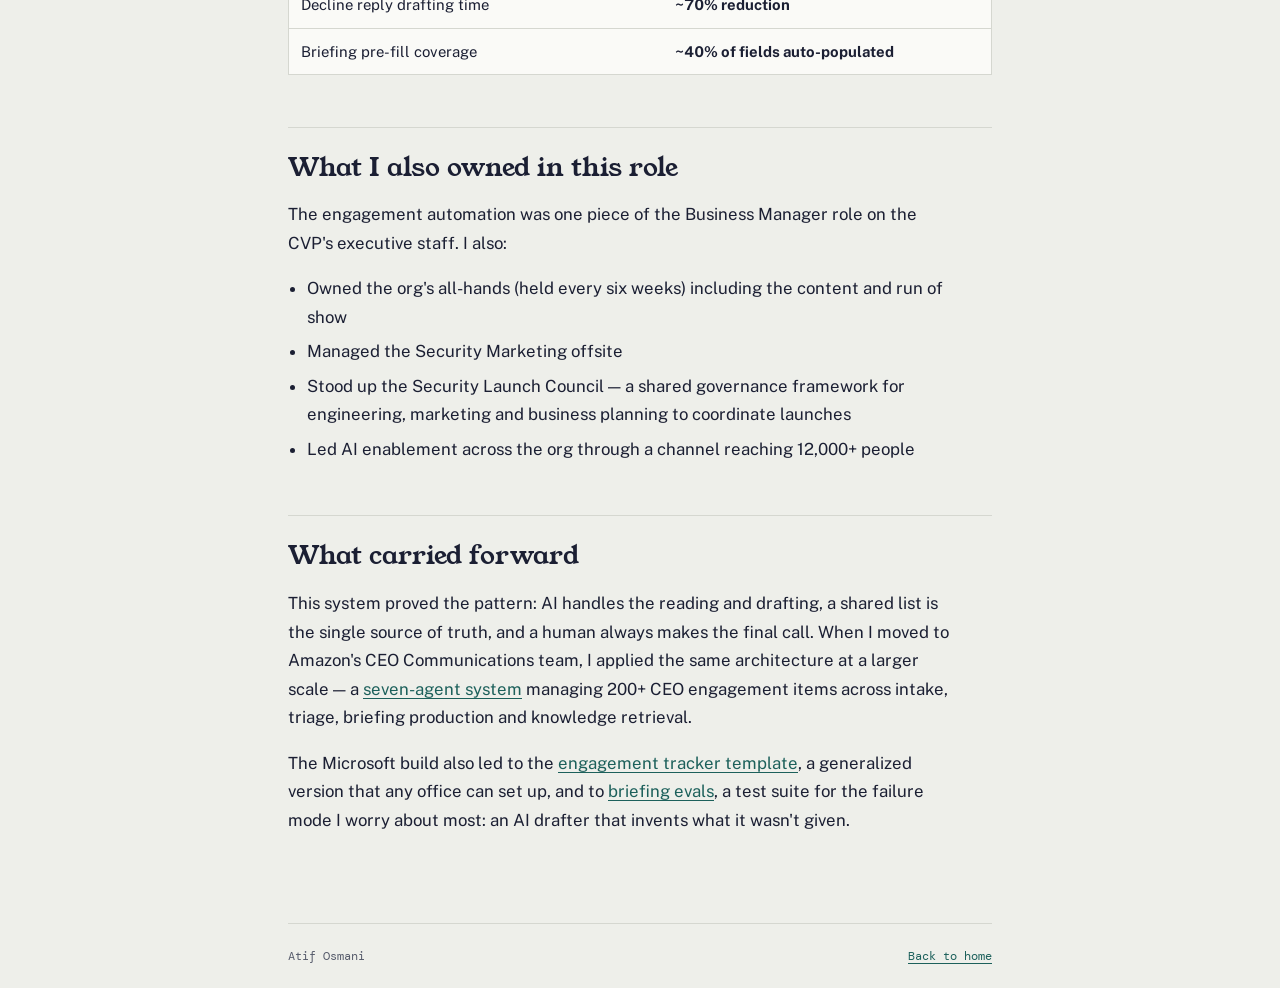
<file: projects/oceo-automation/index.html>
<!DOCTYPE html>
<html lang="en">
<head>
<meta charset="UTF-8">
<meta name="viewport" content="width=device-width, initial-scale=1.0">
<title>AI-Powered Engagement Automation</title>
<meta name="description" content="How I rebuilt a CVP's engagement workflow with Power Automate, AI Builder and SharePoint — cutting manual processing by 80%. Case study by Atif Osmani.">
<link rel="preconnect" href="https://fonts.googleapis.com">
<link rel="preconnect" href="https://fonts.gstatic.com" crossorigin>
<link href="https://fonts.googleapis.com/css2?family=Young+Serif&family=Public+Sans:ital,wght@0,400;0,600;0,700;1,400&family=DM+Mono:wght@400;500&display=swap" rel="stylesheet">
<link rel="stylesheet" href="../../assets/project.css">
</head>
<body>
<div class="band">
  <div class="wrap">
    <div class="top"><a href="../../">← Atif Osmani</a><a href="../../#projects">All projects</a></div>
    <header class="head">
      <span class="label">Case study · Shipped at Microsoft</span>
      <h1>AI-powered engagement automation for a CVP's office</h1>
      <p>I rebuilt the engagement workflow for Microsoft's Security Marketing CVP from three disconnected manual processes into one AI-assisted pipeline. The same architectural pattern later scaled to a seven-agent system at Amazon.</p>
      <div class="meta"><span>Built <b>2025</b></span><span>Role <b>Business Manager, CVP executive staff</b></span><span>Stack <b>Power Automate · AI Builder · SharePoint</b></span><span>Impact <b>~80% less processing time</b></span></div>
    </header>
  </div>
</div>

<main class="wrap">
  <div class="tldr"><p><b>Short version.</b> The Security Marketing CVP's office received a steady flow of engagement requests — speaking invitations, customer meetings, partner events, media inquiries. Managing them took three separate manual workflows. I designed and deployed an AI-assisted pipeline that reads each request, extracts the key details, and stages everything for human review. Nothing goes out without a person reading it first.</p></div>

  <h2>The problem</h2>
  <p>When I joined the Security Marketing CVP's executive staff as Business Manager, engagement management ran on three disconnected workflows:</p>
  <div class="table-wrap"><table>
    <thead><tr><th>Before</th><th>What it meant</th></tr></thead>
    <tbody>
      <tr><td>Requests tracked across email, spreadsheets and a shared doc</td><td>No single source of truth. The same request updated in multiple places, or not at all</td></tr>
      <tr><td>Every email opened and read manually to extract details</td><td>High time cost per request, prone to missed details</td></tr>
      <tr><td>No weekly digest or decision cadence</td><td>Requests sat until someone asked about them</td></tr>
      <tr><td>Decline replies written from scratch each time</td><td>Inconsistent tone, more time per decision</td></tr>
    </tbody>
  </table></div>

  <h2>What I built</h2>
  <p>A single pipeline that consolidates intake, triage and response into one system, with AI handling the reading and drafting — and a human always making the call.</p>

  <h3>Workflow 1: Intake and extraction</h3>
  <p>When a new engagement request arrives in the shared inbox, a Power Automate flow triggers AI Builder (GPT-4o mini) to read the email and extract structured fields: event name, date, requesting organization, requestor, format, audience size and a two-sentence summary. These land as a new row in a SharePoint List — one row per request, every request in one place.</p>

  <h3>Workflow 2: Weekly digest and triage</h3>
  <p>Every Monday, a second flow compiles all open requests into a single digest email for the team. Each entry carries its AI-generated summary, so nobody has to open individual threads to know what's waiting. The team triages from the digest and updates statuses directly in the list.</p>

  <h3>Workflow 3: Response drafting</h3>
  <p>When a request is marked "Decline," a third flow drafts a polite, personalized reply using the extracted details and saves it to the team's Drafts folder. A staff member reviews, edits if needed, and sends. For accepted engagements, the same details pour into a briefing template, so the prep document starts mostly filled in.</p>

  <h2>The one rule</h2>
  <p>Set before anything was built: <b>the human is always the final sender.</b> AI reads, extracts, summarizes and drafts. A person reviews every extraction, makes every accept/decline decision, and sends every reply. This wasn't a guardrail added later — it was the design constraint from day one.</p>

  <h2>The tech stack</h2>
  <div class="table-wrap"><table>
    <thead><tr><th>Tool</th><th>Role in the system</th></tr></thead>
    <tbody>
      <tr><td>Power Automate</td><td>Orchestration — triggers on new emails, compiles the weekly digest, routes decline drafts</td></tr>
      <tr><td>AI Builder (GPT-4o mini)</td><td>Reads each email, extracts structured fields, generates decline drafts and briefing pre-fills</td></tr>
      <tr><td>SharePoint Lists</td><td>The tracker itself — one row per request with filtered views for triage, scheduling and production</td></tr>
      <tr><td>Outlook</td><td>Shared inbox for intake, Drafts folder for staged replies</td></tr>
      <tr><td>Word</td><td>Briefing template, auto-populated from the list</td></tr>
    </tbody>
  </table></div>
  <p class="note">The entire stack runs on tools most Microsoft 365 organizations already have. No new procurement, no external APIs, no engineering support needed.</p>

  <h2>Results</h2>
  <div class="table-wrap"><table>
    <thead><tr><th>Measure</th><th>Result</th></tr></thead>
    <tbody>
      <tr><td>Manual processing time per request</td><td class="num"><b>~80% reduction</b></td></tr>
      <tr><td>Separate workflows consolidated</td><td class="num">3 → 1</td></tr>
      <tr><td>Decline reply drafting time</td><td class="num"><b>~70% reduction</b></td></tr>
      <tr><td>Briefing pre-fill coverage</td><td class="num"><b>~40% of fields auto-populated</b></td></tr>
    </tbody>
  </table></div>

  <h2>What I also owned in this role</h2>
  <p>The engagement automation was one piece of the Business Manager role on the CVP's executive staff. I also:</p>
  <ul>
    <li>Owned the org's all-hands (held every six weeks) including the content and run of show</li>
    <li>Managed the Security Marketing offsite</li>
    <li>Stood up the Security Launch Council — a shared governance framework for engineering, marketing and business planning to coordinate launches</li>
    <li>Led AI enablement across the org through a channel reaching 12,000+ people</li>
  </ul>

  <h2>What carried forward</h2>
  <p>This system proved the pattern: AI handles the reading and drafting, a shared list is the single source of truth, and a human always makes the final call. When I moved to Amazon's CEO Communications team, I applied the same architecture at a larger scale — a <a href="../../#builds">seven-agent system</a> managing 200+ CEO engagement items across intake, triage, briefing production and knowledge retrieval.</p>
  <p>The Microsoft build also led to the <a href="../engagement-triage/">engagement tracker template</a>, a generalized version that any office can set up, and to <a href="../briefing-evals/">briefing evals</a>, a test suite for the failure mode I worry about most: an AI drafter that invents what it wasn't given.</p>
</main>
<div class="wrap"><div class="foot"><span>Atif Osmani</span><a href="../../">Back to home</a></div></div>
</body>
</html>
</file>
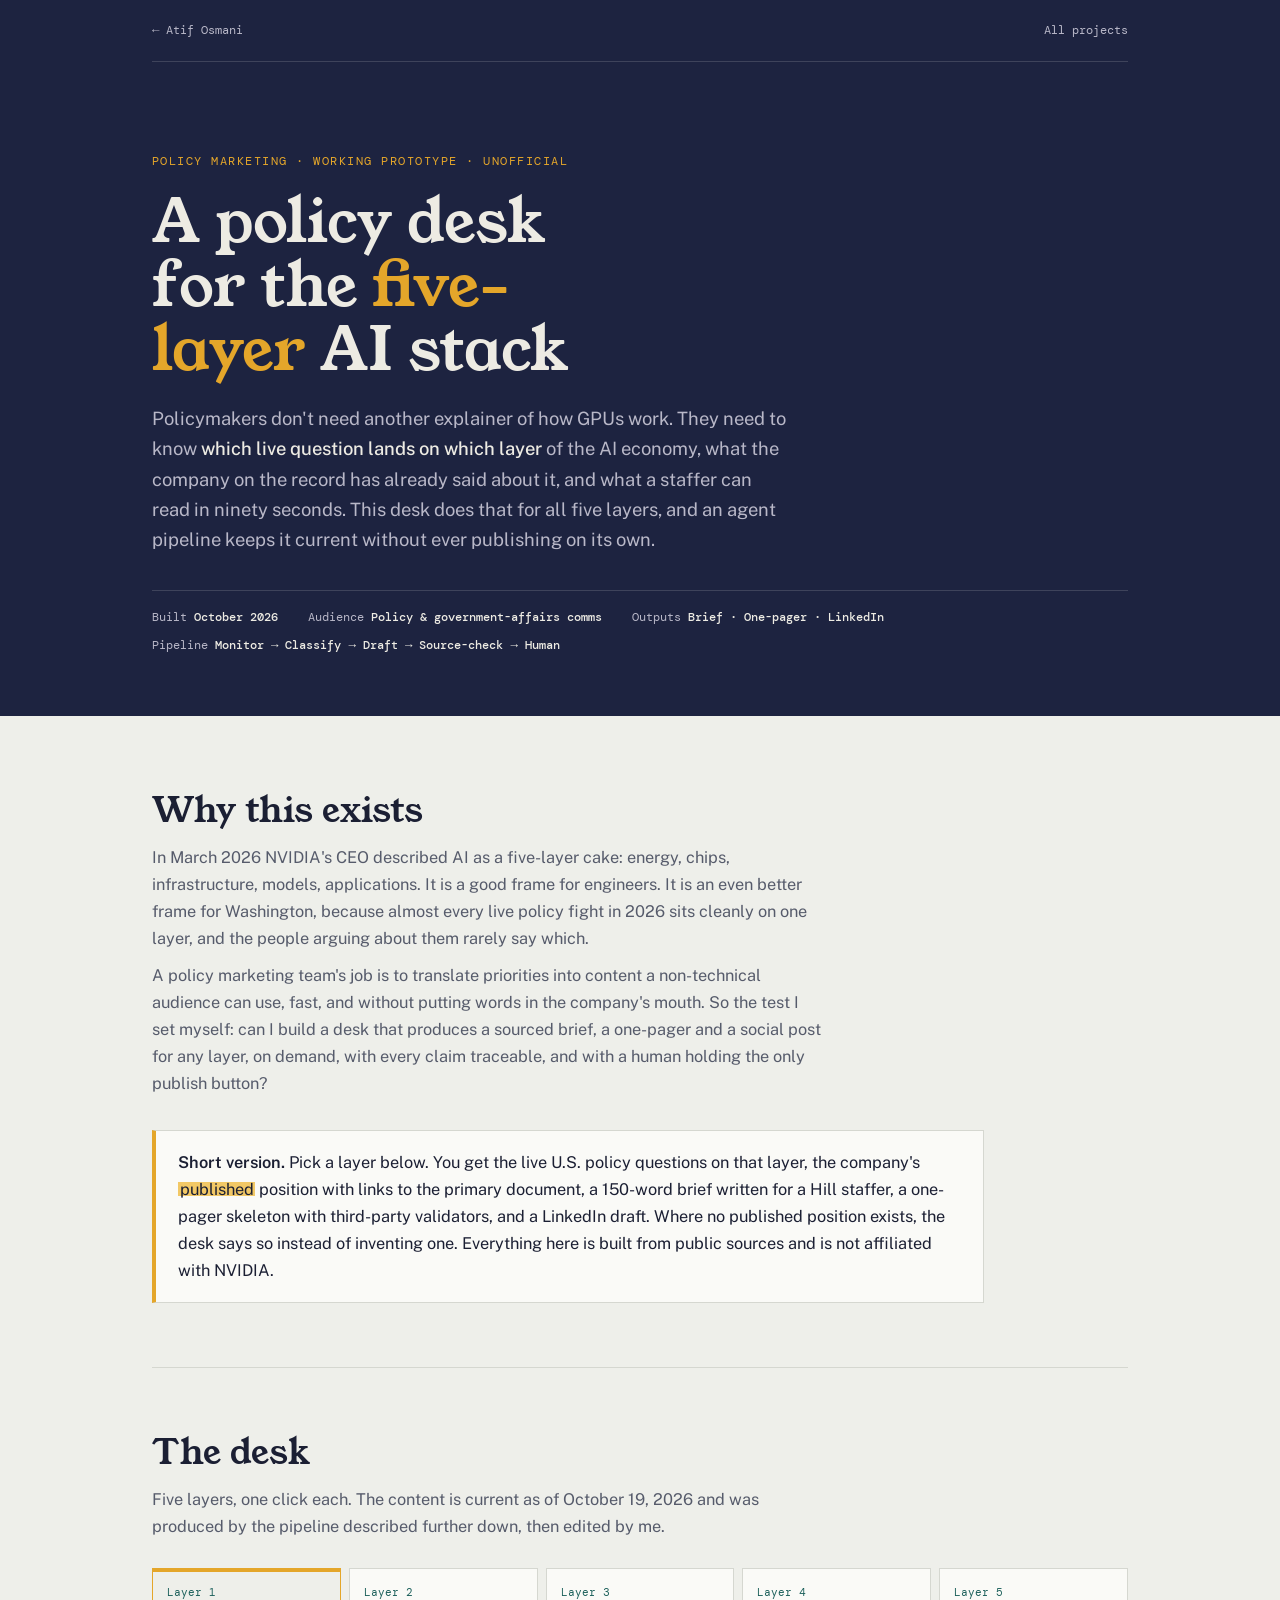
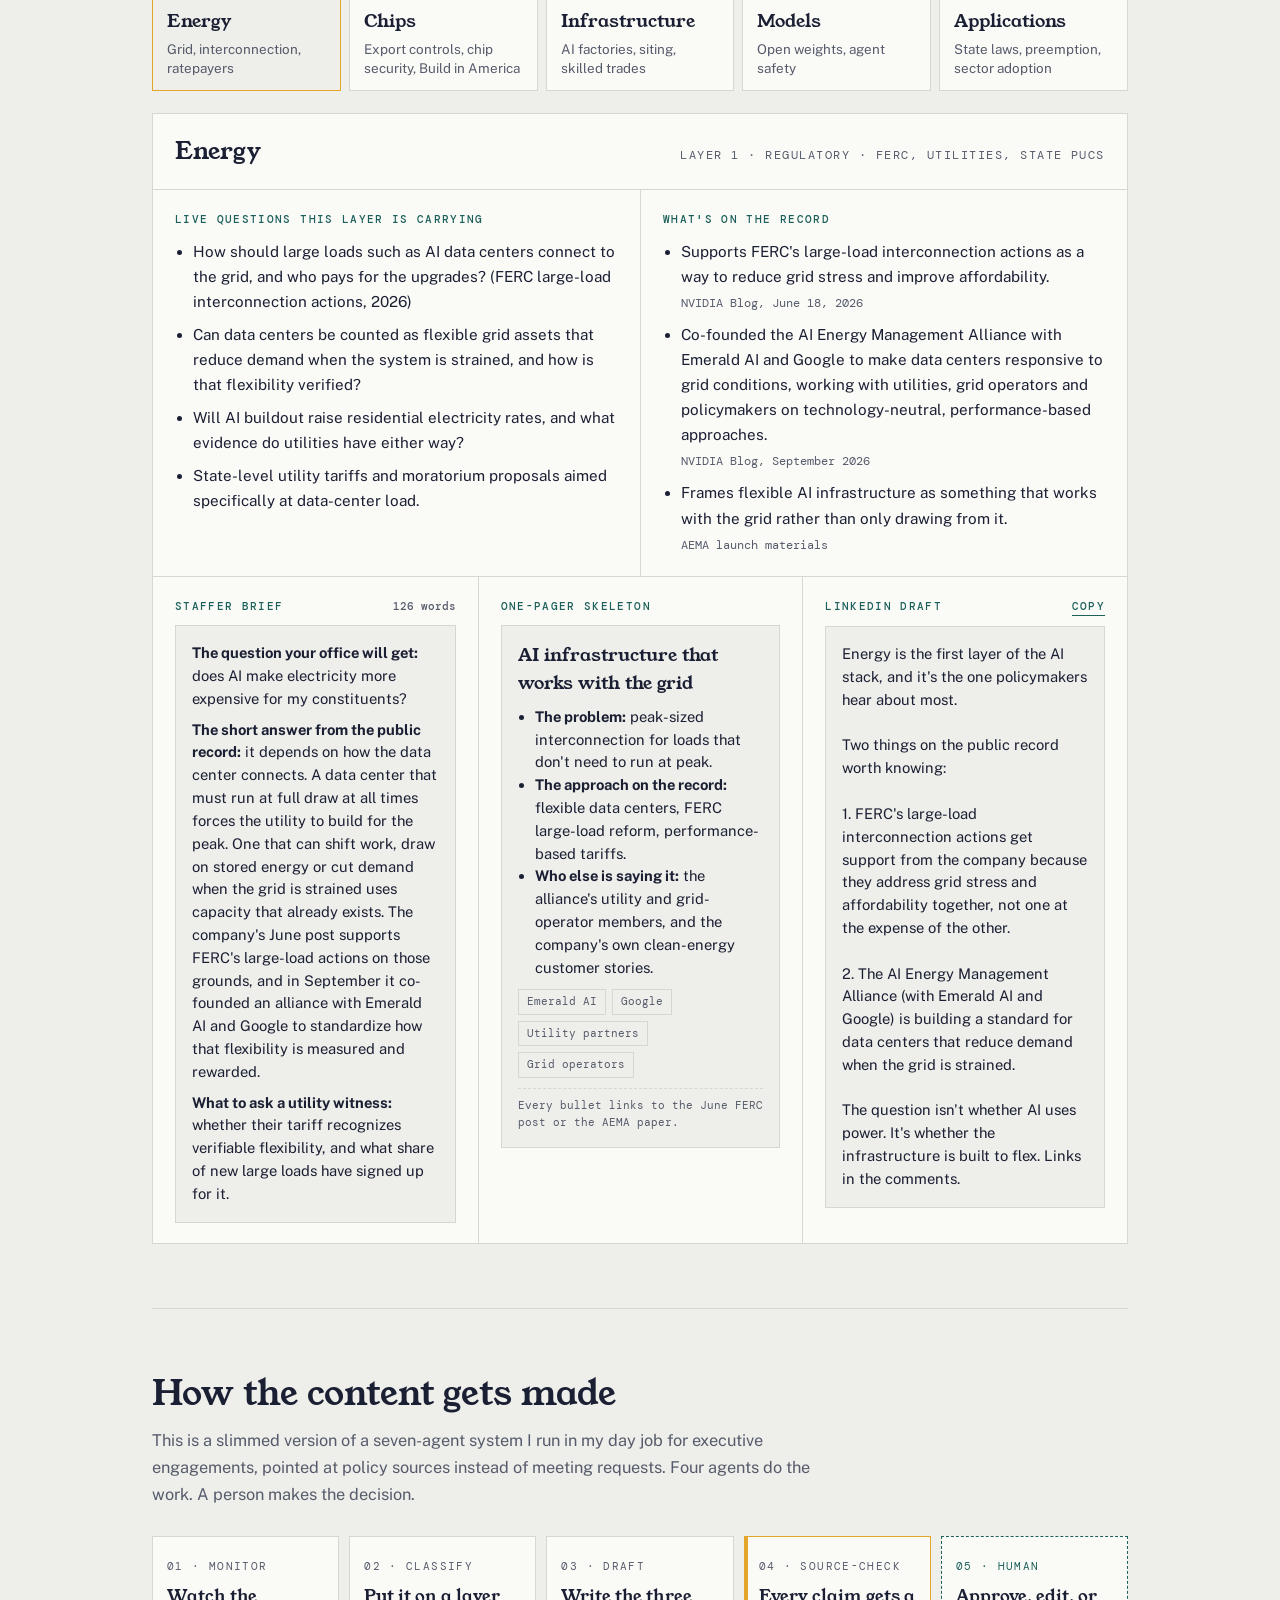
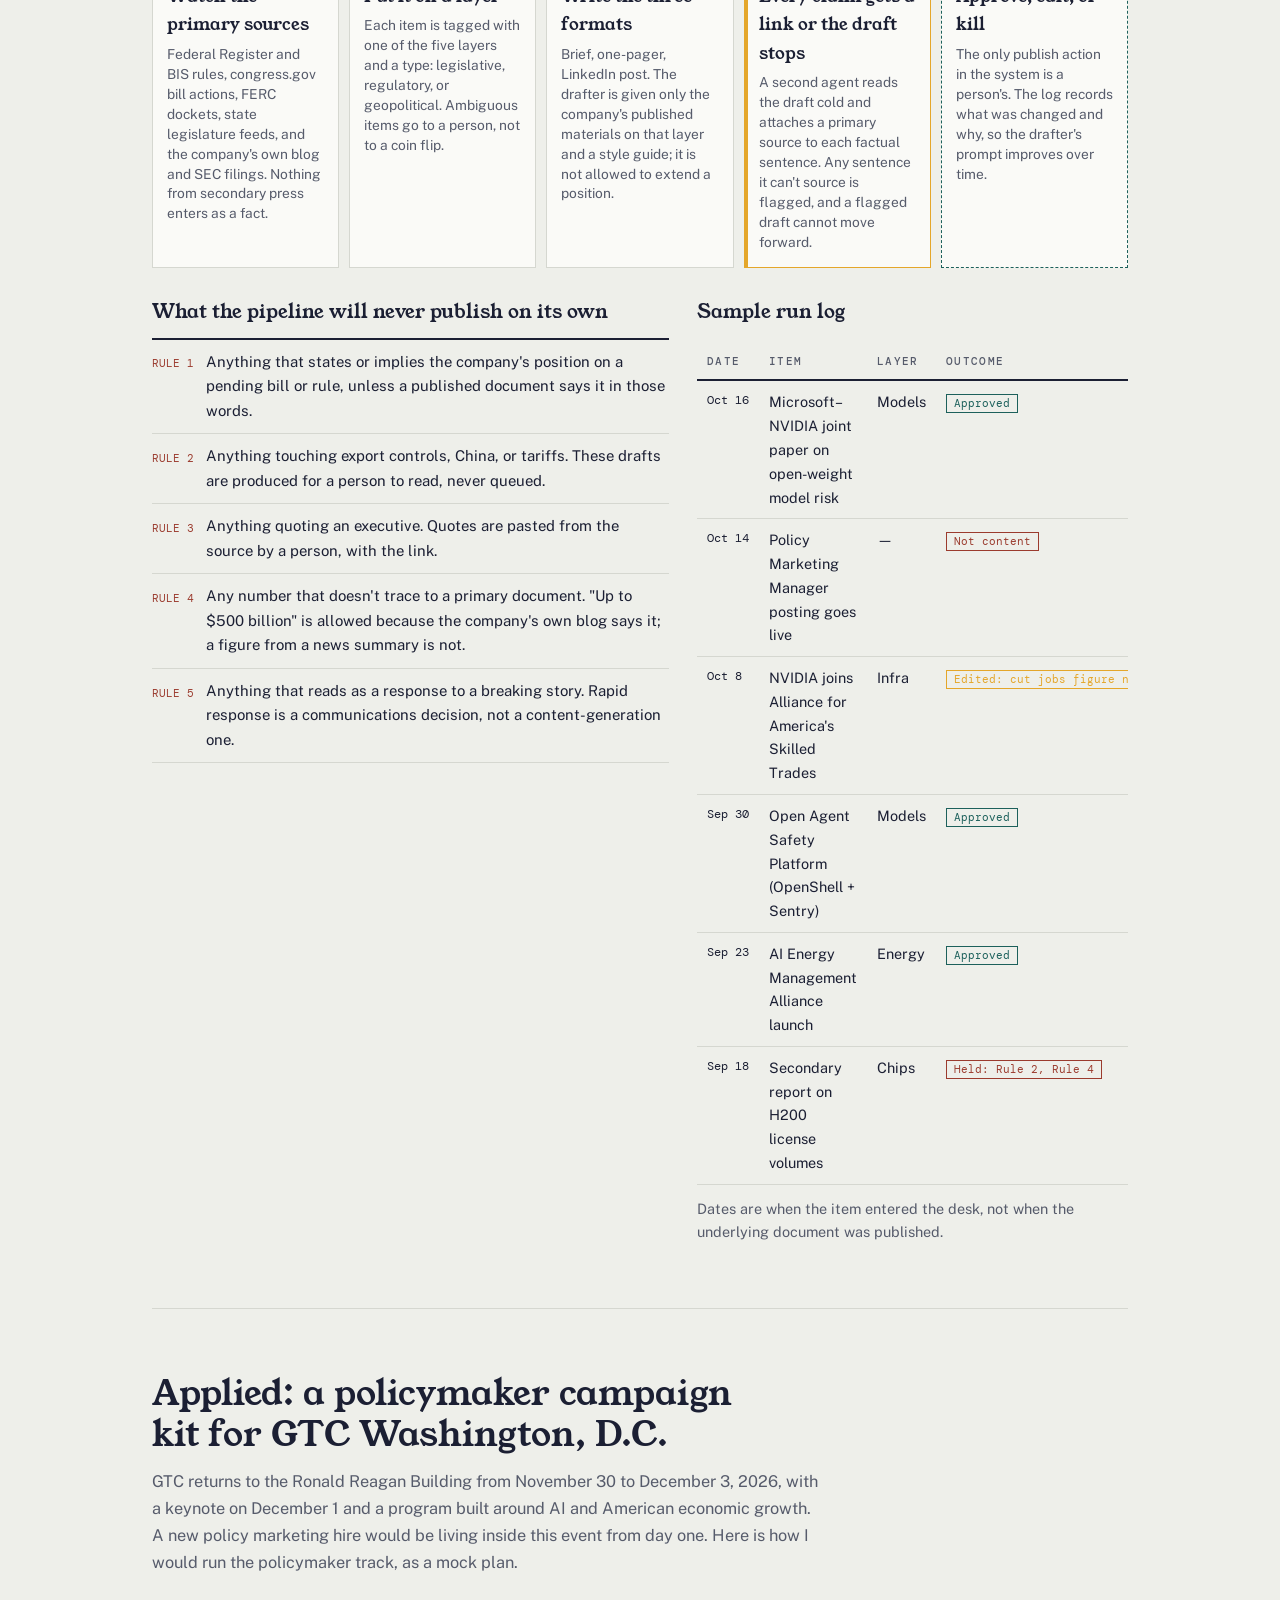
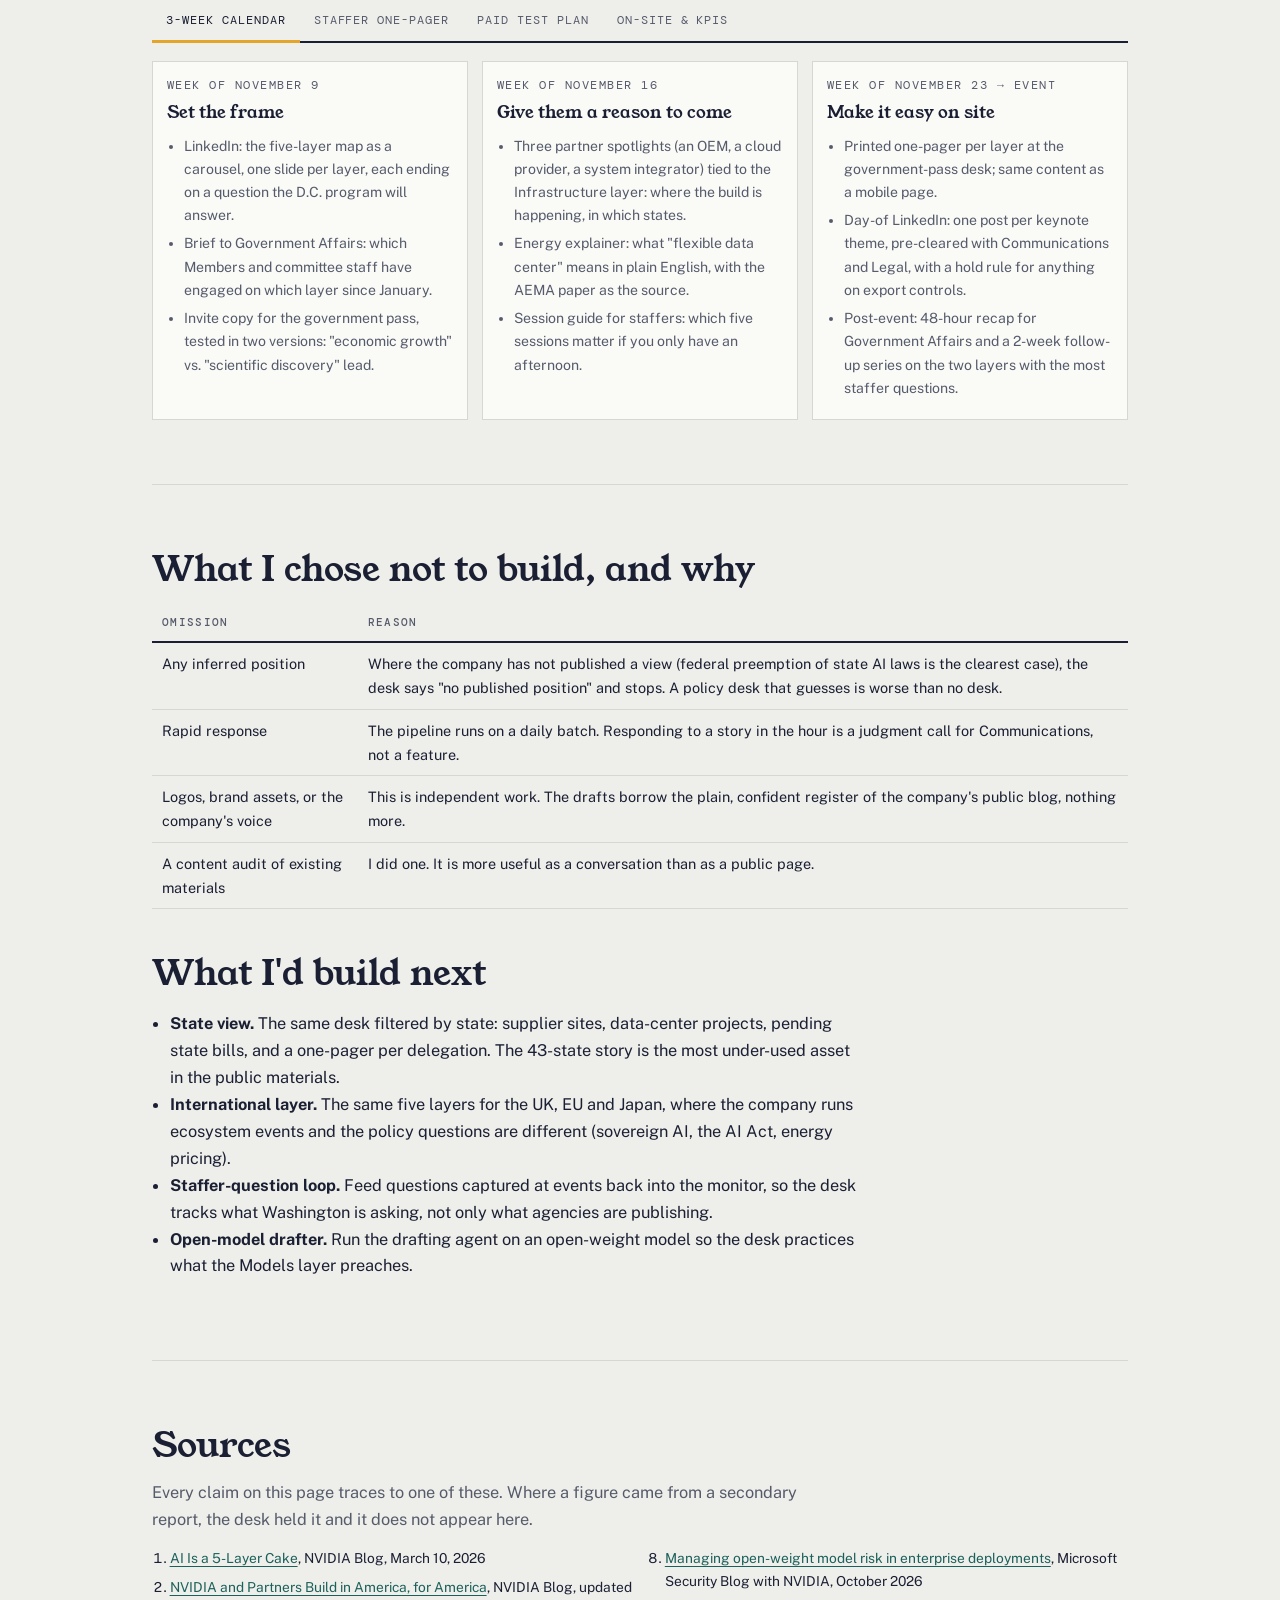
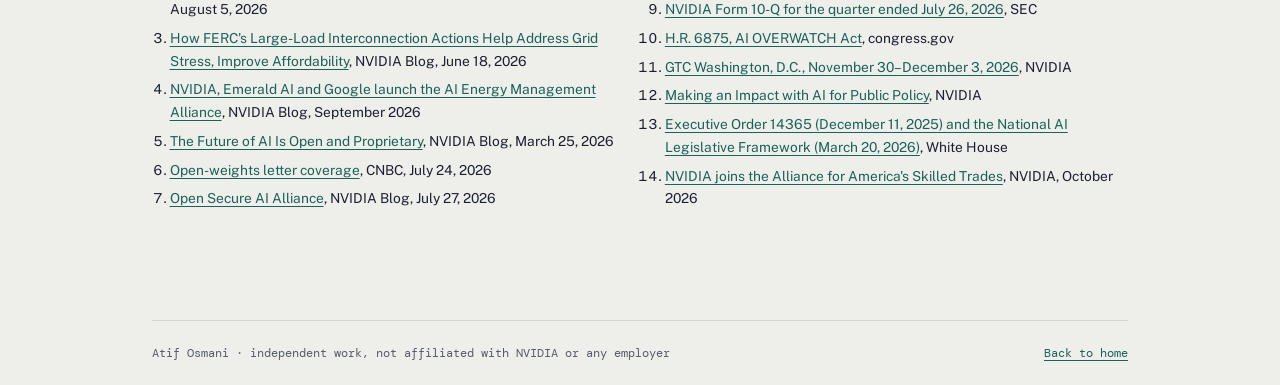
<file: projects/policy-desk/index.html>
<!DOCTYPE html>
<html lang="en">
<head>
<meta charset="UTF-8">
<meta name="viewport" content="width=device-width, initial-scale=1.0, viewport-fit=cover">
<title>AI Policy Desk</title>
<meta name="claude:viewport-fit-sides" content="cover">
<meta name="description" content="An unofficial policy desk that maps live U.S. AI policy questions onto the five-layer AI stack, with a sourced brief, one-pager and LinkedIn draft per layer, produced by a monitored agent pipeline with human sign-off. Independent work by Atif Osmani.">
<link rel="preconnect" href="https://fonts.googleapis.com">
<link rel="preconnect" href="https://fonts.gstatic.com" crossorigin>
<link href="https://fonts.googleapis.com/css2?family=Young+Serif&family=Public+Sans:ital,wght@0,400;0,500;0,600;0,700;1,400&family=DM+Mono:wght@400;500&display=swap" rel="stylesheet">
<style>
/* Layout: the portfolio's indigo title band, then a working desk. The five-layer stack is the hero control; everything below it is what one click produces. Marigold marks the thing that matters; teal marks a link or a human step. */
:root{
  --paper:#EEEFEA; --sheet:#FAFAF7; --ink:#1B1F33; --muted:#565B6B; --rule:#D5D7D0;
  --indigo:#1D2340; --on-indigo:#EDEBE3; --on-indigo-muted:#B9B8C8;
  --marigold:#E4A62A; --mark-bg:#F2C866; --teal:#1C605B; --teal-soft:#DCE9E6;
  --warn:#9B3B2E; --warn-soft:#F3E1DC;
  --display:'Young Serif',Georgia,'Times New Roman',serif;
  --body:'Public Sans','Helvetica Neue',Arial,sans-serif;
  --mono:'DM Mono',ui-monospace,Menlo,monospace;
  --maxw:66rem;
}
@media (prefers-color-scheme:dark){:root:not([data-theme="light"]){
  --paper:#12152A;--sheet:#191D34;--ink:#E9E8E1;--muted:#A3A5B6;--rule:#2B3049;
  --indigo:#0C0F20;--on-indigo:#EDEBE3;--on-indigo-muted:#A9A8BA;
  --marigold:#E9B447;--mark-bg:#7A5A12;--teal:#78C4BA;--teal-soft:#1B3431;
  --warn:#E29A8C;--warn-soft:#3A2420;color-scheme:dark}}
:root[data-theme="dark"]{
  --paper:#12152A;--sheet:#191D34;--ink:#E9E8E1;--muted:#A3A5B6;--rule:#2B3049;
  --indigo:#0C0F20;--on-indigo:#EDEBE3;--on-indigo-muted:#A9A8BA;
  --marigold:#E9B447;--mark-bg:#7A5A12;--teal:#78C4BA;--teal-soft:#1B3431;
  --warn:#E29A8C;--warn-soft:#3A2420;color-scheme:dark}

*{box-sizing:border-box}
html{scroll-behavior:smooth}
@media (prefers-reduced-motion:reduce){html{scroll-behavior:auto}*{transition:none!important}}
body{margin:0;background:var(--paper);color:var(--ink);font-family:var(--body);font-size:1.02rem;line-height:1.65;-webkit-font-smoothing:antialiased}
.wrap{max-width:var(--maxw);margin:0 auto;padding-left:max(16px,env(safe-area-inset-left,0px));padding-right:max(16px,env(safe-area-inset-right,0px))}
@media (min-width:700px){.wrap{padding-left:max(40px,env(safe-area-inset-left,0px));padding-right:max(40px,env(safe-area-inset-right,0px))}}
a{color:var(--teal);text-underline-offset:3px}
a:focus-visible,button:focus-visible{outline:2px solid var(--marigold);outline-offset:3px;border-radius:2px}
h1,h2,h3,h4{font-family:var(--display);font-weight:400;text-wrap:balance;margin:0}
p{margin:0}
.label{font-family:var(--mono);font-size:.72rem;letter-spacing:.13em;text-transform:uppercase;color:var(--muted)}
mark{background:linear-gradient(transparent 14%,var(--mark-bg) 14%,var(--mark-bg) 86%,transparent 86%);color:inherit;padding:0 .1em}

/* band */
.band{background:var(--indigo);color:var(--on-indigo)}
.top{display:flex;justify-content:space-between;gap:16px;flex-wrap:wrap;padding-block:20px;border-bottom:1px solid rgba(237,235,227,.16);font-family:var(--mono);font-size:.78rem}
.top a{color:var(--on-indigo-muted);text-decoration:none}
.top a:hover{color:var(--marigold)}
.head{padding-block:clamp(44px,7vw,84px) clamp(36px,5vw,60px)}
.head .label{color:var(--marigold)}
.head h1{font-size:clamp(2.1rem,5.4vw,3.8rem);line-height:1.06;max-width:16ch;margin-top:16px}
.head h1 em{font-style:normal;color:var(--marigold)}
.head .lede{max-width:40rem;font-size:1.15rem;color:var(--on-indigo-muted);margin-top:22px}
.head .lede b{color:var(--on-indigo);font-weight:500}
.meta{display:flex;flex-wrap:wrap;gap:8px 30px;margin-top:34px;padding-top:16px;border-top:1px solid rgba(237,235,227,.16);font-family:var(--mono);font-size:.78rem;color:var(--on-indigo-muted)}
.meta b{color:var(--on-indigo);font-weight:500}

/* sections */
main{padding-block:10px 40px}
section{padding-block:clamp(40px,5vw,64px);border-top:1px solid var(--rule)}
section:first-of-type{border-top:0}
section h2{font-size:clamp(1.6rem,3.2vw,2.2rem);line-height:1.15;margin-bottom:14px}
.intro{max-width:42rem;color:var(--muted)}
.intro+.intro{margin-top:10px}
.tldr{margin-top:34px;background:var(--sheet);border:1px solid var(--rule);border-left:4px solid var(--marigold);padding:18px 22px;max-width:52rem}
.tldr b{font-weight:600}

/* stack control */
.stack{list-style:none;padding:0;margin:28px 0 0;display:grid;grid-template-columns:repeat(5,minmax(0,1fr));gap:8px}
.stack button{all:unset;cursor:pointer;display:block;width:100%;box-sizing:border-box;border:1px solid var(--rule);background:var(--sheet);padding:14px 14px 12px;min-width:0;transition:border-color .15s,background .15s}
.stack button:hover{border-color:var(--ink)}
.stack button .n{font-family:var(--mono);font-size:.7rem;color:var(--teal);display:block}
.stack button b{display:block;font-family:var(--display);font-weight:400;font-size:1.15rem;margin:4px 0 4px}
.stack button span.s{display:block;font-size:.84rem;color:var(--muted);line-height:1.4}
.stack button[aria-selected="true"]{border-color:var(--marigold);box-shadow:inset 0 3px 0 var(--marigold);background:var(--paper)}
.stack button[aria-selected="true"] b{color:var(--ink)}
@media (max-width:760px){.stack{grid-template-columns:repeat(2,minmax(0,1fr))}.stack li:last-child{grid-column:span 2}}

/* panel */
.panel{margin-top:22px;border:1px solid var(--rule);background:var(--sheet)}
.panel-head{display:flex;flex-wrap:wrap;justify-content:space-between;gap:10px 20px;align-items:baseline;padding:18px 22px;border-bottom:1px solid var(--rule)}
.panel-head h3{font-size:1.5rem}
.panel-head .label{}
.cols{display:grid;grid-template-columns:minmax(0,1fr) minmax(0,1fr);gap:0}
.cols>div{padding:20px 22px;min-width:0}
.cols>div+div{border-left:1px solid var(--rule)}
@media (max-width:760px){.cols{grid-template-columns:1fr}.cols>div+div{border-left:0;border-top:1px solid var(--rule)}}
.cols h4{font-family:var(--mono);font-weight:500;font-size:.7rem;letter-spacing:.12em;text-transform:uppercase;color:var(--teal);margin-bottom:10px}
.cols ul{margin:0;padding-left:1.1rem;font-size:.95rem}
.cols li{margin-bottom:8px}
.cols li:last-child{margin-bottom:0}
.src{font-family:var(--mono);font-size:.72rem;color:var(--muted)}
.none{border:1px dashed var(--warn);background:var(--warn-soft);color:var(--ink);padding:10px 12px;font-size:.9rem;margin-top:8px}
.none b{color:var(--warn)}

/* outputs */
.outs{display:grid;grid-template-columns:repeat(3,minmax(0,1fr));gap:0;border-top:1px solid var(--rule)}
.outs>div{padding:20px 22px;min-width:0;border-left:1px solid var(--rule)}
.outs>div:first-child{border-left:0}
@media (max-width:900px){.outs{grid-template-columns:1fr}.outs>div{border-left:0;border-top:1px solid var(--rule)}.outs>div:first-child{border-top:0}}
.outs h4{font-family:var(--mono);font-weight:500;font-size:.7rem;letter-spacing:.12em;text-transform:uppercase;color:var(--teal);margin-bottom:10px;display:flex;justify-content:space-between;gap:8px}
.outs h4 span{color:var(--muted);letter-spacing:0;text-transform:none;font-size:.7rem}
.doc{background:var(--paper);border:1px solid var(--rule);padding:16px;font-size:.92rem;line-height:1.55}
.doc .t{font-family:var(--display);font-size:1.12rem;margin-bottom:8px}
.doc p+p{margin-top:8px}
.doc ul{margin:8px 0 0;padding-left:1.1rem}
.doc .fn{font-family:var(--mono);font-size:.7rem;color:var(--muted);margin-top:10px;padding-top:8px;border-top:1px dashed var(--rule)}
.post{white-space:pre-wrap}
.copy{all:unset;box-sizing:border-box;cursor:pointer;font-family:var(--mono);font-size:.7rem;color:var(--teal);border-bottom:1px solid var(--teal)}
.copy:hover{color:var(--marigold);border-color:var(--marigold)}
.vals{display:flex;flex-wrap:wrap;gap:6px;margin-top:10px}
.vals span{font-family:var(--mono);font-size:.7rem;border:1px solid var(--rule);padding:3px 8px;color:var(--muted)}

/* pipeline */
.pipe{margin-top:28px;display:grid;grid-template-columns:repeat(5,minmax(0,1fr));gap:10px}
.node{border:1px solid var(--rule);background:var(--sheet);padding:14px;min-width:0}
.node .label{font-size:.66rem}
.node b{display:block;font-family:var(--display);font-weight:400;font-size:1.08rem;margin:4px 0 6px}
.node p{font-size:.86rem;color:var(--muted);line-height:1.45}
.node.human{border-style:dashed;border-color:var(--teal)}
.node.human .label{color:var(--teal)}
.node.gate{border-color:var(--marigold);box-shadow:inset 3px 0 0 var(--marigold)}
@media (max-width:900px){.pipe{grid-template-columns:repeat(2,minmax(0,1fr))}.pipe .node:last-child{grid-column:span 2}}
@media (max-width:480px){.pipe{grid-template-columns:1fr}.pipe .node:last-child{grid-column:auto}}
.two{display:grid;grid-template-columns:minmax(0,1.2fr) minmax(0,1fr);gap:28px;margin-top:28px}
@media (max-width:760px){.two{grid-template-columns:1fr}}
.two>div{min-width:0}
.two h3{font-size:1.2rem;margin-bottom:10px}
.tabpanel .two{min-width:0}
.panel-head .label{white-space:normal}
.tabs button{white-space:normal;text-align:left}
.rules{list-style:none;padding:0;margin:0;border-top:2px solid var(--ink)}
.rules li{padding:10px 0;border-bottom:1px solid var(--rule);font-size:.93rem;display:grid;grid-template-columns:auto minmax(0,1fr);gap:12px}
.rules li .k{font-family:var(--mono);font-size:.7rem;color:var(--warn);padding-top:.3rem;white-space:nowrap}

/* tables */
.table-wrap{overflow-x:auto;margin-top:16px}
table{border-collapse:collapse;width:100%;font-size:.9rem}
th,td{text-align:left;vertical-align:top;padding:9px 10px;border-bottom:1px solid var(--rule)}
th{font-family:var(--mono);font-weight:500;font-size:.68rem;letter-spacing:.12em;text-transform:uppercase;color:var(--muted);border-bottom:2px solid var(--ink)}
td.m{font-family:var(--mono);font-size:.78rem;white-space:nowrap;font-variant-numeric:tabular-nums}
.pill{font-family:var(--mono);font-size:.66rem;padding:2px 7px;border:1px solid var(--rule);white-space:nowrap}
.pill.ok{color:var(--teal);border-color:var(--teal)}
.pill.hold{color:var(--warn);border-color:var(--warn)}
.pill.edit{color:var(--marigold);border-color:var(--marigold)}

/* kit tabs */
.tabs{display:flex;flex-wrap:wrap;gap:0;margin-top:24px;border-bottom:2px solid var(--ink)}
.tabs button{all:unset;box-sizing:border-box;cursor:pointer;font-family:var(--mono);font-size:.76rem;letter-spacing:.08em;text-transform:uppercase;padding:10px 14px;color:var(--muted);border-bottom:3px solid transparent;margin-bottom:-2px}
.tabs button[aria-selected="true"]{color:var(--ink);border-bottom-color:var(--marigold)}
.tabpanel{padding-top:18px}
.kit-grid{display:grid;grid-template-columns:repeat(3,minmax(0,1fr));gap:14px}
@media (max-width:760px){.kit-grid{grid-template-columns:1fr}}
.wk{border:1px solid var(--rule);background:var(--sheet);padding:14px;min-width:0}
.wk b{font-family:var(--display);font-weight:400;display:block;font-size:1.05rem}
.wk .label{display:block;margin-bottom:4px}
.wk ul{margin:8px 0 0;padding-left:1.05rem;font-size:.88rem;color:var(--muted)}
.wk li{margin-bottom:5px}
.note{font-size:.9rem;color:var(--muted);margin-top:12px;max-width:46rem}
.srcs{columns:2;column-gap:32px;font-size:.86rem;padding-left:1.1rem;margin:14px 0 0}
.srcs li{break-inside:avoid;margin-bottom:6px}
@media (max-width:760px){.srcs{columns:1}}
.foot{display:flex;justify-content:space-between;flex-wrap:wrap;gap:10px;padding-block:22px;border-top:1px solid var(--rule);font-family:var(--mono);font-size:.76rem;color:var(--muted)}
</style>
</head>
<body>
<div class="band">
  <div class="wrap">
    <div class="top"><a href="../../">← Atif Osmani</a><a href="../../#projects">All projects</a></div>
    <header class="head">
      <span class="label">Policy marketing · Working prototype · Unofficial</span>
      <h1>A policy desk for the <em>five-layer</em> AI stack</h1>
      <p class="lede">Policymakers don't need another explainer of how GPUs work. They need to know <b>which live question lands on which layer</b> of the AI economy, what the company on the record has already said about it, and what a staffer can read in ninety seconds. This desk does that for all five layers, and an agent pipeline keeps it current without ever publishing on its own.</p>
      <div class="meta"><span>Built <b>October 2026</b></span><span>Audience <b>Policy &amp; government-affairs comms</b></span><span>Outputs <b>Brief · One-pager · LinkedIn</b></span><span>Pipeline <b>Monitor → Classify → Draft → Source-check → Human</b></span></div>
    </header>
  </div>
</div>

<main class="wrap">

<section id="why">
  <h2>Why this exists</h2>
  <p class="intro">In March 2026 NVIDIA's CEO described AI as a five-layer cake: energy, chips, infrastructure, models, applications. It is a good frame for engineers. It is an even better frame for Washington, because almost every live policy fight in 2026 sits cleanly on one layer, and the people arguing about them rarely say which.</p>
  <p class="intro">A policy marketing team's job is to translate priorities into content a non-technical audience can use, fast, and without putting words in the company's mouth. So the test I set myself: can I build a desk that produces a sourced brief, a one-pager and a social post for any layer, on demand, with every claim traceable, and with a human holding the only publish button?</p>
  <div class="tldr"><p><b>Short version.</b> Pick a layer below. You get the live U.S. policy questions on that layer, the company's <mark>published</mark> position with links to the primary document, a 150-word brief written for a Hill staffer, a one-pager skeleton with third-party validators, and a LinkedIn draft. Where no published position exists, the desk says so instead of inventing one. Everything here is built from public sources and is not affiliated with NVIDIA.</p></div>
</section>

<section id="desk">
  <h2>The desk</h2>
  <p class="intro">Five layers, one click each. The content is current as of October 19, 2026 and was produced by the pipeline described further down, then edited by me.</p>

  <ul class="stack" role="tablist" aria-label="AI stack layers">
    <li><button role="tab" id="tab-energy" aria-controls="panel" aria-selected="true" data-layer="energy"><span class="n">Layer 1</span><b>Energy</b><span class="s">Grid, interconnection, ratepayers</span></button></li>
    <li><button role="tab" id="tab-chips" aria-controls="panel" aria-selected="false" data-layer="chips"><span class="n">Layer 2</span><b>Chips</b><span class="s">Export controls, chip security, Build in America</span></button></li>
    <li><button role="tab" id="tab-infra" aria-controls="panel" aria-selected="false" data-layer="infra"><span class="n">Layer 3</span><b>Infrastructure</b><span class="s">AI factories, siting, skilled trades</span></button></li>
    <li><button role="tab" id="tab-models" aria-controls="panel" aria-selected="false" data-layer="models"><span class="n">Layer 4</span><b>Models</b><span class="s">Open weights, agent safety</span></button></li>
    <li><button role="tab" id="tab-apps" aria-controls="panel" aria-selected="false" data-layer="apps"><span class="n">Layer 5</span><b>Applications</b><span class="s">State laws, preemption, sector adoption</span></button></li>
  </ul>

  <div class="panel" id="panel" role="tabpanel" aria-live="polite">
    <div class="panel-head"><h3 id="p-title"></h3><span class="label" id="p-sub"></span></div>
    <div class="cols">
      <div><h4>Live questions this layer is carrying</h4><ul id="p-questions"></ul></div>
      <div><h4>What's on the record</h4><ul id="p-positions"></ul><div id="p-none" class="none" hidden></div></div>
    </div>
    <div class="outs">
      <div><h4>Staffer brief <span id="p-wc"></span></h4><div class="doc" id="p-brief"></div></div>
      <div><h4>One-pager skeleton</h4><div class="doc" id="p-onepager"></div></div>
      <div><h4>LinkedIn draft <button class="copy" id="p-copy" type="button">Copy</button></h4><div class="doc post" id="p-post"></div></div>
    </div>
  </div>
</section>

<section id="pipeline">
  <h2>How the content gets made</h2>
  <p class="intro">This is a slimmed version of a seven-agent system I run in my day job for executive engagements, pointed at policy sources instead of meeting requests. Four agents do the work. A person makes the decision.</p>
  <div class="pipe">
    <div class="node"><span class="label">01 · Monitor</span><b>Watch the primary sources</b><p>Federal Register and BIS rules, congress.gov bill actions, FERC dockets, state legislature feeds, and the company's own blog and SEC filings. Nothing from secondary press enters as a fact.</p></div>
    <div class="node"><span class="label">02 · Classify</span><b>Put it on a layer</b><p>Each item is tagged with one of the five layers and a type: legislative, regulatory, or geopolitical. Ambiguous items go to a person, not to a coin flip.</p></div>
    <div class="node"><span class="label">03 · Draft</span><b>Write the three formats</b><p>Brief, one-pager, LinkedIn post. The drafter is given only the company's published materials on that layer and a style guide; it is not allowed to extend a position.</p></div>
    <div class="node gate"><span class="label">04 · Source-check</span><b>Every claim gets a link or the draft stops</b><p>A second agent reads the draft cold and attaches a primary source to each factual sentence. Any sentence it can't source is flagged, and a flagged draft cannot move forward.</p></div>
    <div class="node human"><span class="label">05 · Human</span><b>Approve, edit, or kill</b><p>The only publish action in the system is a person's. The log records what was changed and why, so the drafter's prompt improves over time.</p></div>
  </div>

  <div class="two">
    <div>
      <h3>What the pipeline will never publish on its own</h3>
      <ul class="rules">
        <li><span class="k">RULE 1</span><span>Anything that states or implies the company's position on a pending bill or rule, unless a published document says it in those words.</span></li>
        <li><span class="k">RULE 2</span><span>Anything touching export controls, China, or tariffs. These drafts are produced for a person to read, never queued.</span></li>
        <li><span class="k">RULE 3</span><span>Anything quoting an executive. Quotes are pasted from the source by a person, with the link.</span></li>
        <li><span class="k">RULE 4</span><span>Any number that doesn't trace to a primary document. "Up to $500 billion" is allowed because the company's own blog says it; a figure from a news summary is not.</span></li>
        <li><span class="k">RULE 5</span><span>Anything that reads as a response to a breaking story. Rapid response is a communications decision, not a content-generation one.</span></li>
      </ul>
    </div>
    <div>
      <h3>Sample run log</h3>
      <div class="table-wrap"><table>
        <thead><tr><th>Date</th><th>Item</th><th>Layer</th><th>Outcome</th></tr></thead>
        <tbody>
          <tr><td class="m">Oct 16</td><td>Microsoft–NVIDIA joint paper on open-weight model risk</td><td>Models</td><td><span class="pill ok">Approved</span></td></tr>
          <tr><td class="m">Oct 14</td><td>Policy Marketing Manager posting goes live</td><td>—</td><td><span class="pill hold">Not content</span></td></tr>
          <tr><td class="m">Oct 8</td><td>NVIDIA joins Alliance for America's Skilled Trades</td><td>Infra</td><td><span class="pill edit">Edited: cut jobs figure not in primary</span></td></tr>
          <tr><td class="m">Sep 30</td><td>Open Agent Safety Platform (OpenShell + Sentry)</td><td>Models</td><td><span class="pill ok">Approved</span></td></tr>
          <tr><td class="m">Sep 23</td><td>AI Energy Management Alliance launch</td><td>Energy</td><td><span class="pill ok">Approved</span></td></tr>
          <tr><td class="m">Sep 18</td><td>Secondary report on H200 license volumes</td><td>Chips</td><td><span class="pill hold">Held: Rule 2, Rule 4</span></td></tr>
        </tbody>
      </table></div>
      <p class="note">Dates are when the item entered the desk, not when the underlying document was published.</p>
    </div>
  </div>
</section>

<section id="gtc">
  <h2>Applied: a policymaker campaign kit for GTC Washington, D.C.</h2>
  <p class="intro">GTC returns to the Ronald Reagan Building from November 30 to December 3, 2026, with a keynote on December 1 and a program built around AI and American economic growth. A new policy marketing hire would be living inside this event from day one. Here is how I would run the policymaker track, as a mock plan.</p>

  <div class="tabs" role="tablist" aria-label="Campaign kit">
    <button role="tab" aria-selected="true" aria-controls="kit-cal" id="kt-cal">3-week calendar</button>
    <button role="tab" aria-selected="false" aria-controls="kit-one" id="kt-one">Staffer one-pager</button>
    <button role="tab" aria-selected="false" aria-controls="kit-paid" id="kt-paid">Paid test plan</button>
    <button role="tab" aria-selected="false" aria-controls="kit-kpi" id="kt-kpi">On-site &amp; KPIs</button>
  </div>

  <div class="tabpanel" id="kit-cal" role="tabpanel">
    <div class="kit-grid">
      <div class="wk"><span class="label">Week of November 9</span><b>Set the frame</b><ul><li>LinkedIn: the five-layer map as a carousel, one slide per layer, each ending on a question the D.C. program will answer.</li><li>Brief to Government Affairs: which Members and committee staff have engaged on which layer since January.</li><li>Invite copy for the government pass, tested in two versions: "economic growth" vs. "scientific discovery" lead.</li></ul></div>
      <div class="wk"><span class="label">Week of November 16</span><b>Give them a reason to come</b><ul><li>Three partner spotlights (an OEM, a cloud provider, a system integrator) tied to the Infrastructure layer: where the build is happening, in which states.</li><li>Energy explainer: what "flexible data center" means in plain English, with the AEMA paper as the source.</li><li>Session guide for staffers: which five sessions matter if you only have an afternoon.</li></ul></div>
      <div class="wk"><span class="label">Week of November 23 → event</span><b>Make it easy on site</b><ul><li>Printed one-pager per layer at the government-pass desk; same content as a mobile page.</li><li>Day-of LinkedIn: one post per keynote theme, pre-cleared with Communications and Legal, with a hold rule for anything on export controls.</li><li>Post-event: 48-hour recap for Government Affairs and a 2-week follow-up series on the two layers with the most staffer questions.</li></ul></div>
    </div>
  </div>

  <div class="tabpanel" id="kit-one" role="tabpanel" hidden>
    <div class="doc" style="max-width:46rem">
      <div class="t">GTC Washington, D.C.: what's in it for your office</div>
      <p><b>If you cover energy:</b> flexible AI data centers that can shed load when the grid is strained, and the FERC large-load interconnection actions the company has publicly supported.</p>
      <p><b>If you cover trade or national security:</b> the "Build in America" supply chain, with partners in 43 states and up to $500 billion of U.S.-made AI infrastructure planned.</p>
      <p><b>If you cover jobs and workforce:</b> the skilled-trades buildout, and the company's membership in the Alliance for America's Skilled Trades.</p>
      <p><b>If you cover science or health:</b> open-source tools in use at Children's Hospital of Philadelphia, and the NSF AI hub program.</p>
      <p><b>If you cover AI safety:</b> the Open Agent Safety Platform, an open ecosystem for keeping AI agents inside enforceable limits.</p>
      <div class="fn">One page, five audiences, every line linked to a published source on the mobile version. No position stated on any pending bill.</div>
    </div>
  </div>

  <div class="tabpanel" id="kit-paid" role="tabpanel" hidden>
    <div class="table-wrap"><table>
      <thead><tr><th>Test</th><th>Audience</th><th>Creative</th><th>Decision rule</th></tr></thead>
      <tbody>
        <tr><td>A: lead with growth</td><td>LinkedIn, D.C. metro, job titles in legislative, policy, government affairs; think-tank and trade-association staff</td><td>"AI is the next industrial buildout." Five-layer carousel</td><td>Winner by cost per government-pass registration, not by clicks</td></tr>
        <tr><td>B: lead with the local story</td><td>Same, plus state-level audiences in the 43 supplier states</td><td>"Where it's being built." Map creative, one state per frame</td><td>Keep B's states-with-lift for a post-event state series</td></tr>
        <tr><td>C: lead with safety and trust</td><td>Same, narrowed to AI-policy and tech-governance titles</td><td>"Capable and trusted." Open Agent Safety Platform</td><td>Measure saves and shares, not registrations; this is reputation, not conversion</td></tr>
      </tbody>
    </table></div>
    <p class="note">Budget split 50/30/20. Every creative goes through Communications and Legal before launch, and the pipeline's hold rules apply to paid copy exactly as they do to organic.</p>
  </div>

  <div class="tabpanel" id="kit-kpi" role="tabpanel" hidden>
    <div class="two" style="margin-top:0">
      <div>
        <h3>On-site checklist</h3>
        <ul class="rules">
          <li><span class="k">T-7</span><span>One-pagers printed, QR to mobile page tested, session guide loaded on the government-pass desk tablets.</span></li>
          <li><span class="k">T-1</span><span>Day-of social cleared; hold list circulated to everyone with posting rights.</span></li>
          <li><span class="k">DAY</span><span>Staffer questions captured by layer on one shared sheet; the two most common layers decide the follow-up series.</span></li>
          <li><span class="k">T+2</span><span>Recap to Government Affairs: who came, what they asked, what we couldn't answer.</span></li>
        </ul>
      </div>
      <div>
        <h3>What I'd measure</h3>
        <div class="table-wrap"><table>
          <thead><tr><th>Metric</th><th>Why this one</th></tr></thead>
          <tbody>
            <tr><td>Government-pass registrations by office type</td><td>The only number that proves the event reached its audience</td></tr>
            <tr><td>Staffer questions per layer</td><td>Tells you what to write next, which is the real output of an event</td></tr>
            <tr><td>Primary-source click-through on the mobile one-pager</td><td>If they open the FERC post, the explainer did its job</td></tr>
            <tr><td>Share of posts held vs. published</td><td>A healthy policy desk holds things. Zero holds means the rules aren't being applied</td></tr>
          </tbody>
        </table></div>
      </div>
    </div>
  </div>
</section>

<section id="scope">
  <h2>What I chose not to build, and why</h2>
  <div class="table-wrap"><table>
    <thead><tr><th>Omission</th><th>Reason</th></tr></thead>
    <tbody>
      <tr><td>Any inferred position</td><td>Where the company has not published a view (federal preemption of state AI laws is the clearest case), the desk says "no published position" and stops. A policy desk that guesses is worse than no desk.</td></tr>
      <tr><td>Rapid response</td><td>The pipeline runs on a daily batch. Responding to a story in the hour is a judgment call for Communications, not a feature.</td></tr>
      <tr><td>Logos, brand assets, or the company's voice</td><td>This is independent work. The drafts borrow the plain, confident register of the company's public blog, nothing more.</td></tr>
      <tr><td>A content audit of existing materials</td><td>I did one. It is more useful as a conversation than as a public page.</td></tr>
    </tbody>
  </table></div>

  <h2 style="margin-top:44px">What I'd build next</h2>
  <ul style="max-width:44rem;padding-left:1.1rem">
    <li><b>State view.</b> The same desk filtered by state: supplier sites, data-center projects, pending state bills, and a one-pager per delegation. The 43-state story is the most under-used asset in the public materials.</li>
    <li><b>International layer.</b> The same five layers for the UK, EU and Japan, where the company runs ecosystem events and the policy questions are different (sovereign AI, the AI Act, energy pricing).</li>
    <li><b>Staffer-question loop.</b> Feed questions captured at events back into the monitor, so the desk tracks what Washington is asking, not only what agencies are publishing.</li>
    <li><b>Open-model drafter.</b> Run the drafting agent on an open-weight model so the desk practices what the Models layer preaches.</li>
  </ul>
</section>

<section id="sources">
  <h2>Sources</h2>
  <p class="intro">Every claim on this page traces to one of these. Where a figure came from a secondary report, the desk held it and it does not appear here.</p>
  <ol class="srcs">
    <li><a href="https://blogs.nvidia.com/blog/ai-5-layer-cake/">AI Is a 5-Layer Cake</a>, NVIDIA Blog, March 10, 2026</li>
    <li><a href="https://blogs.nvidia.com/blog/nvidia-and-partners-build-in-america-for-america/">NVIDIA and Partners Build in America, for America</a>, NVIDIA Blog, updated August 5, 2026</li>
    <li><a href="https://blogs.nvidia.com/blog/ferc-large-load-interconnection/">How FERC's Large-Load Interconnection Actions Help Address Grid Stress, Improve Affordability</a>, NVIDIA Blog, June 18, 2026</li>
    <li><a href="https://blogs.nvidia.com/blog/ai-energy-management-alliance/">NVIDIA, Emerald AI and Google launch the AI Energy Management Alliance</a>, NVIDIA Blog, September 2026</li>
    <li><a href="https://blogs.nvidia.com/blog/ai-future-open-and-proprietary/">The Future of AI Is Open and Proprietary</a>, NVIDIA Blog, March 25, 2026</li>
    <li><a href="https://www.cnbc.com/2026/07/24/nvidia-microsoft-meta-open-weight-ai-models.html">Open-weights letter coverage</a>, CNBC, July 24, 2026</li>
    <li><a href="https://blogs.nvidia.com/blog/open-secure-ai-alliance/">Open Secure AI Alliance</a>, NVIDIA Blog, July 27, 2026</li>
    <li><a href="https://www.microsoft.com/en-us/security/blog/">Managing open-weight model risk in enterprise deployments</a>, Microsoft Security Blog with NVIDIA, October 2026</li>
    <li><a href="https://www.sec.gov/Archives/edgar/data/0001045810/000104581026000075/nvda-20260726.htm">NVIDIA Form 10-Q for the quarter ended July 26, 2026</a>, SEC</li>
    <li><a href="https://www.congress.gov/bill/119th-congress/house-bill/6875">H.R. 6875, AI OVERWATCH Act</a>, congress.gov</li>
    <li><a href="https://www.nvidia.com/gtc/dc/">GTC Washington, D.C., November 30–December 3, 2026</a>, NVIDIA</li>
    <li><a href="https://www.nvidia.com/en-us/industries/public-sector/government-affairs/">Making an Impact with AI for Public Policy</a>, NVIDIA</li>
    <li><a href="https://www.whitehouse.gov/">Executive Order 14365 (December 11, 2025) and the National AI Legislative Framework (March 20, 2026)</a>, White House</li>
    <li><a href="https://blogs.nvidia.com/blog/">NVIDIA joins the Alliance for America's Skilled Trades</a>, NVIDIA, October 2026</li>
  </ol>
</section>

</main>
<div class="wrap"><div class="foot"><span>Atif Osmani · independent work, not affiliated with NVIDIA or any employer</span><a href="../../">Back to home</a></div></div>

<script>
const LAYERS = {
energy: {
  title: "Energy", sub: "Layer 1 · Regulatory · FERC, utilities, state PUCs",
  questions: [
    "How should large loads such as AI data centers connect to the grid, and who pays for the upgrades? (FERC large-load interconnection actions, 2026)",
    "Can data centers be counted as flexible grid assets that reduce demand when the system is strained, and how is that flexibility verified?",
    "Will AI buildout raise residential electricity rates, and what evidence do utilities have either way?",
    "State-level utility tariffs and moratorium proposals aimed specifically at data-center load."
  ],
  positions: [
    ["Supports FERC's large-load interconnection actions as a way to reduce grid stress and improve affordability.", "NVIDIA Blog, June 18, 2026"],
    ["Co-founded the AI Energy Management Alliance with Emerald AI and Google to make data centers responsive to grid conditions, working with utilities, grid operators and policymakers on technology-neutral, performance-based approaches.", "NVIDIA Blog, September 2026"],
    ["Frames flexible AI infrastructure as something that works with the grid rather than only drawing from it.", "AEMA launch materials"]
  ],
  none: null,
  brief: "<p><b>The question your office will get:</b> does AI make electricity more expensive for my constituents?</p><p><b>The short answer from the public record:</b> it depends on how the data center connects. A data center that must run at full draw at all times forces the utility to build for the peak. One that can shift work, draw on stored energy or cut demand when the grid is strained uses capacity that already exists. The company's June post supports FERC's large-load actions on those grounds, and in September it co-founded an alliance with Emerald AI and Google to standardize how that flexibility is measured and rewarded.</p><p><b>What to ask a utility witness:</b> whether their tariff recognizes verifiable flexibility, and what share of new large loads have signed up for it.</p>",
  onepager: "<div class='t'>AI infrastructure that works with the grid</div><ul><li><b>The problem:</b> peak-sized interconnection for loads that don't need to run at peak.</li><li><b>The approach on the record:</b> flexible data centers, FERC large-load reform, performance-based tariffs.</li><li><b>Who else is saying it:</b> the alliance's utility and grid-operator members, and the company's own clean-energy customer stories.</li></ul><div class='vals'><span>Emerald AI</span><span>Google</span><span>Utility partners</span><span>Grid operators</span></div><div class='fn'>Every bullet links to the June FERC post or the AEMA paper.</div>",
  post: "Energy is the first layer of the AI stack, and it's the one policymakers hear about most.\n\nTwo things on the public record worth knowing:\n\n1. FERC's large-load interconnection actions get support from the company because they address grid stress and affordability together, not one at the expense of the other.\n\n2. The AI Energy Management Alliance (with Emerald AI and Google) is building a standard for data centers that reduce demand when the grid is strained.\n\nThe question isn't whether AI uses power. It's whether the infrastructure is built to flex. Links in the comments."
},
chips: {
  title: "Chips", sub: "Layer 2 · Geopolitical · BIS, Congress, USTR",
  questions: [
    "Case-by-case export licensing of advanced accelerators to China after the January 2026 BIS rule, and the conditions attached.",
    "Pending legislation: the GAIN AI Act (Senate NDAA, October 2025), the AI OVERWATCH Act (H.R. 6875, reported by House Foreign Affairs January 21, 2026) and the Remote Access Security Act.",
    "Proposed chip-security mandates: location verification and remote throttling of exported hardware.",
    "Tariffs on semiconductors and the economics of U.S. assembly."
  ],
  positions: [
    ["Plans with partners for up to $500 billion of AI infrastructure built in the United States, with a supplier network across 43 states.", "NVIDIA Blog, Build in America, updated August 5, 2026"],
    ["Warns in SEC filings that mandated chip tracking and throttling mechanisms could introduce system vulnerabilities.", "Form 10-Q, quarter ended July 26, 2026"],
    ["Reports that as of the July 2026 quarter it had not generated revenue under the H200 licensing program.", "Form 10-Q, quarter ended July 26, 2026"]
  ],
  none: "<b>Held by Rule 2.</b> Drafts on this layer are produced for a person to read and are never queued for publishing. The outputs below are shown to demonstrate the format only.",
  brief: "<p><b>The question your office will get:</b> is the company selling our best chips to China?</p><p><b>The short answer from the public record:</b> licensing moved to case-by-case review in January 2026, and the company's own quarterly filing says it had recorded no revenue under the H200 program as of July. The larger story in the public materials is domestic: a supplier network in 43 states and up to $500 billion of U.S.-built AI infrastructure.</p><p><b>On chip-security mandates:</b> the filing's language is specific. Tracking and throttling mechanisms \"could introduce system vulnerabilities.\" That is the on-record line; anything beyond it should come from Government Affairs, not from a brief.</p>",
  onepager: "<div class='t'>Built in America, for America</div><ul><li><b>Where:</b> partner sites in Texas, Arizona and across a 43-state supplier network.</li><li><b>How much:</b> up to $500 billion of U.S.-made AI infrastructure planned with partners.</li><li><b>Who builds it:</b> the OEMs, foundries and component makers named in the company's own buildout post.</li></ul><div class='vals'><span>Foxconn</span><span>Wistron</span><span>Corning</span><span>Coherent</span></div><div class='fn'>Export-control content is deliberately absent from the one-pager. It belongs in a conversation.</div>",
  post: "[HELD. Rule 2: export controls. This draft is for internal reading only.]\n\nWhat the public record says about chips and Washington this year:\n\n• A 43-state supplier network and up to $500B of U.S.-built AI infrastructure planned with partners.\n• A quarterly filing that is unusually direct about chip-security mandates: tracking and throttling \"could introduce system vulnerabilities.\"\n\nI'd rather talk about the first bullet. The second is why the hold rule exists."
},
infra: {
  title: "Infrastructure", sub: "Layer 3 · Legislative and state · Siting, permitting, workforce",
  questions: [
    "Permitting and siting for AI factories: federal streamlining proposals vs. local control.",
    "State data-center incentives and the backlash over water, land and tax abatements.",
    "The skilled-trades gap: the Alliance for America's Skilled Trades estimates 1.7 million openings a year through 2035.",
    "Whether the AI buildout is counted as reindustrialization in the economic data members see."
  ],
  positions: [
    ["Describes AI factories as a new industrial base, built with partners in the United States, and keeps a running public log of sites, suppliers and jobs.", "NVIDIA Blog, Build in America"],
    ["Joined the Alliance for America's Skilled Trades in October 2026, citing the workforce needed for the buildout.", "NVIDIA, October 2026"],
    ["Participates in the NSF State and Regional AI Hubs program.", "NVIDIA public-sector materials"]
  ],
  none: null,
  brief: "<p><b>The question your office will get:</b> what does an AI factory mean for jobs in my district?</p><p><b>The short answer from the public record:</b> two kinds of work. The first is construction and the trades: electricians, pipefitters, HVAC. The Alliance for America's Skilled Trades, which the company joined in October, puts the national need at 1.7 million openings a year through 2035. The second is the supplier base: the company's buildout post names partner sites and a supplier network in 43 states, which is the number most useful to a Member because it can be made local.</p><p><b>What to ask:</b> which suppliers are in the district, and whether the local community college has an apprenticeship pipeline tied to the project.</p>",
  onepager: "<div class='t'>The buildout, by the people who build it</div><ul><li><b>The trades:</b> 1.7M openings a year through 2035 (Alliance report).</li><li><b>The suppliers:</b> 43 states in the public supplier network.</li><li><b>The partners:</b> OEMs, cloud providers and system integrators building sites now.</li></ul><div class='vals'><span>Alliance for America's Skilled Trades</span><span>Jobs for the Future</span><span>Community colleges</span></div><div class='fn'>State and district cut available on request from the pipeline's state view (not yet built).</div>",
  post: "The third layer of the AI stack is the one you can drive past.\n\nAI factories are being built by electricians, pipefitters and HVAC techs, and the Alliance for America's Skilled Trades estimates 1.7 million trades openings a year through 2035. The company joined the Alliance this month.\n\nIf you work for a Member and want to know what the buildout means at home, the useful number is this: the public supplier network spans 43 states. Ask which ones are yours."
},
models: {
  title: "Models", sub: "Layer 4 · Legislative and standards · Open weights, agent safety",
  questions: [
    "Proposals to restrict open-weight models, including models of Chinese origin, and what that would do to U.S. research and defense capacity.",
    "How enterprises should assess the risk of an open-weight model: weights alone, or capabilities, provenance, deployment and safeguards together.",
    "Whether AI agents can be given enforceable limits, and who verifies them.",
    "Distillation and model provenance as a trade and security issue."
  ],
  positions: [
    ["Argues the world needs both frontier closed models and frontier open models, and that blanket restrictions on open frontier systems would weaken defensive capacity.", "NVIDIA Blog, March 25, 2026; open-weights letter, July 24, 2026"],
    ["Organized an open-weights letter signed by 25 companies at launch, and co-launched the Open Secure AI Alliance on July 27, 2026.", "CNBC, July 24, 2026; NVIDIA Blog, July 27, 2026"],
    ["Introduced the Open Agent Safety Platform (OpenShell and Sentry) with more than 100 partners, as an open ecosystem for keeping agents inside enforceable boundaries.", "NVIDIA, September 2026"],
    ["Published a joint paper with Microsoft on managing open-weight model risk in enterprise deployments, the first in a planned series.", "Microsoft Security Blog, October 2026"]
  ],
  none: null,
  brief: "<p><b>The question your office will get:</b> aren't open models just a gift to adversaries?</p><p><b>The short answer from the public record:</b> the company's position is that open and closed frontier models both matter, that open tooling is a defensive asset, and that a model's risk is not set by its weights alone. The October joint paper with Microsoft makes that last point operational: it gives enterprises a shared risk taxonomy that looks at capabilities, provenance, deployment and safeguards together.</p><p><b>On agents:</b> the September Open Agent Safety Platform is the concrete answer to \"can agents be limited.\" It is open, it has more than 100 partners, and its pitch is that trust is how capable AI gets adopted at all.</p>",
  onepager: "<div class='t'>Capable and trusted: the case for open models</div><ul><li><b>The claim:</b> risk depends on how a model is deployed, not only on whether its weights are public.</li><li><b>The proof:</b> a joint Microsoft–NVIDIA risk framework, an open agent-safety platform with 100+ partners, a 25-company letter.</li><li><b>The ask:</b> judge deployments, not weights.</li></ul><div class='vals'><span>Microsoft</span><span>Meta</span><span>IBM</span><span>Dell</span><span>Hugging Face</span></div><div class='fn'>Validators are the letter's named signers; the list is reproduced from public coverage.</div>",
  post: "\"Open or closed\" is the wrong question about AI model risk.\n\nThis month Microsoft and NVIDIA published a joint paper that says so plainly: a model's risk depends on capabilities, provenance, deployment, permissions and safeguards, not on weights alone.\n\nIt lands two weeks after the Open Agent Safety Platform, an open ecosystem (100+ partners) for giving AI agents limits that hold while they work.\n\nTrust is how capable AI gets adopted. The open ecosystem is where the trust layer is being built."
},
apps: {
  title: "Applications", sub: "Layer 5 · Legislative · State AI laws, preemption, sector adoption",
  questions: [
    "Federal preemption of state AI laws, after Executive Order 14365 (December 11, 2025) and the White House legislative framework of March 20, 2026.",
    "Sector adoption: health care, public safety, scientific discovery, climate.",
    "AI and employment: which jobs are created, which are displaced, and what the data shows so far.",
    "AI literacy for policymakers and the public."
  ],
  positions: [
    ["Holds that applications are the layer where economic value is created, and has argued publicly for sensible regulation that keeps the application layer open to builders.", "AI Is a 5-Layer Cake, March 10, 2026; CEO public remarks, 2026"],
    ["Points to open-source NVIDIA tools in clinical use, including cardiac modeling at Children's Hospital of Philadelphia.", "NVIDIA Blog, September 2026"],
    ["Joined The Earthshot Prize as a Global Alliance founding partner, supporting finalists with compute and engineering help.", "The Earthshot Prize, October 2026"]
  ],
  none: "<b>No published position found on federal preemption of state AI laws.</b> The desk does not infer one. Content on this question is routed to Government Affairs and Legal before anything is drafted.",
  brief: "<p><b>The question your office will get:</b> should Congress preempt our state's AI law?</p><p><b>The short answer from the public record:</b> the company has not published a position on preemption, and this desk will not guess at one. What it has said is where it thinks value sits: in applications, the layer where a hospital, a utility or a lab puts AI to work. The strongest public examples are in health care (open-source cardiac modeling at CHOP) and in climate science (the Earthshot partnership).</p><p><b>Useful reframe for a staffer:</b> most of the application-layer stories are about a specific institution in a specific state. Ask which ones are in yours.</p>",
  onepager: "<div class='t'>Where the value shows up</div><ul><li><b>Health:</b> hours of manual cardiac modeling to seconds, on open-source tools.</li><li><b>Climate:</b> compute and engineering support for Earthshot finalists.</li><li><b>Science:</b> NSF AI hubs and the GTC D.C. program on U.S. discovery.</li></ul><div class='vals'><span>Children's Hospital of Philadelphia</span><span>The Earthshot Prize</span><span>NSF</span></div><div class='fn'>Preemption deliberately absent. See the hold note above.</div>",
  post: "The top layer of the AI stack is the one people actually touch.\n\nAt Children's Hospital of Philadelphia, open-source tools turn a child's existing scans into a model of their heart in seconds, so surgeons can plan before they operate.\n\nThat's an application. It's where the value of the four layers underneath it shows up, and it's the layer most policy conversations should start from."
}
};

const $ = id => document.getElementById(id);
function render(key){
  const L = LAYERS[key];
  $('p-title').textContent = L.title;
  $('p-sub').textContent = L.sub;
  $('p-questions').innerHTML = L.questions.map(q => `<li>${q}</li>`).join('');
  $('p-positions').innerHTML = L.positions.map(p => `<li>${p[0]}<br><span class="src">${p[1]}</span></li>`).join('');
  const n = $('p-none'); if (L.none){ n.innerHTML = L.none; n.hidden = false; } else { n.hidden = true; }
  $('p-brief').innerHTML = L.brief;
  $('p-wc').textContent = $('p-brief').textContent.trim().split(/\s+/).length + ' words';
  $('p-onepager').innerHTML = L.onepager;
  $('p-post').textContent = L.post;
  document.querySelectorAll('.stack [role=tab]').forEach(b => b.setAttribute('aria-selected', String(b.dataset.layer === key)));
  try { localStorage.setItem('desk-layer', key); } catch(e){}
}
document.querySelectorAll('.stack [role=tab]').forEach(b => b.addEventListener('click', () => render(b.dataset.layer)));
let start = 'energy';
try { const h = location.hash.replace('#',''); if (LAYERS[h]) start = h; else { const s = localStorage.getItem('desk-layer'); if (LAYERS[s]) start = s; } } catch(e){}
render(start);

$('p-copy').addEventListener('click', () => {
  const t = $('p-post').textContent, btn = $('p-copy');
  const done = () => { btn.textContent = 'Copied'; setTimeout(() => btn.textContent = 'Copy', 1500); };
  if (navigator.clipboard && navigator.clipboard.writeText) navigator.clipboard.writeText(t).then(done).catch(() => { selectEl($('p-post')); });
  else selectEl($('p-post'));
});
function selectEl(el){ const r = document.createRange(); r.selectNodeContents(el); const s = window.getSelection(); s.removeAllRanges(); s.addRange(r); }

document.querySelectorAll('.tabs [role=tab]').forEach(b => b.addEventListener('click', () => {
  document.querySelectorAll('.tabs [role=tab]').forEach(x => x.setAttribute('aria-selected', String(x === b)));
  document.querySelectorAll('.tabpanel').forEach(p => p.hidden = (p.id !== b.getAttribute('aria-controls')));
}));
</script>
</body>
</html>
</file>
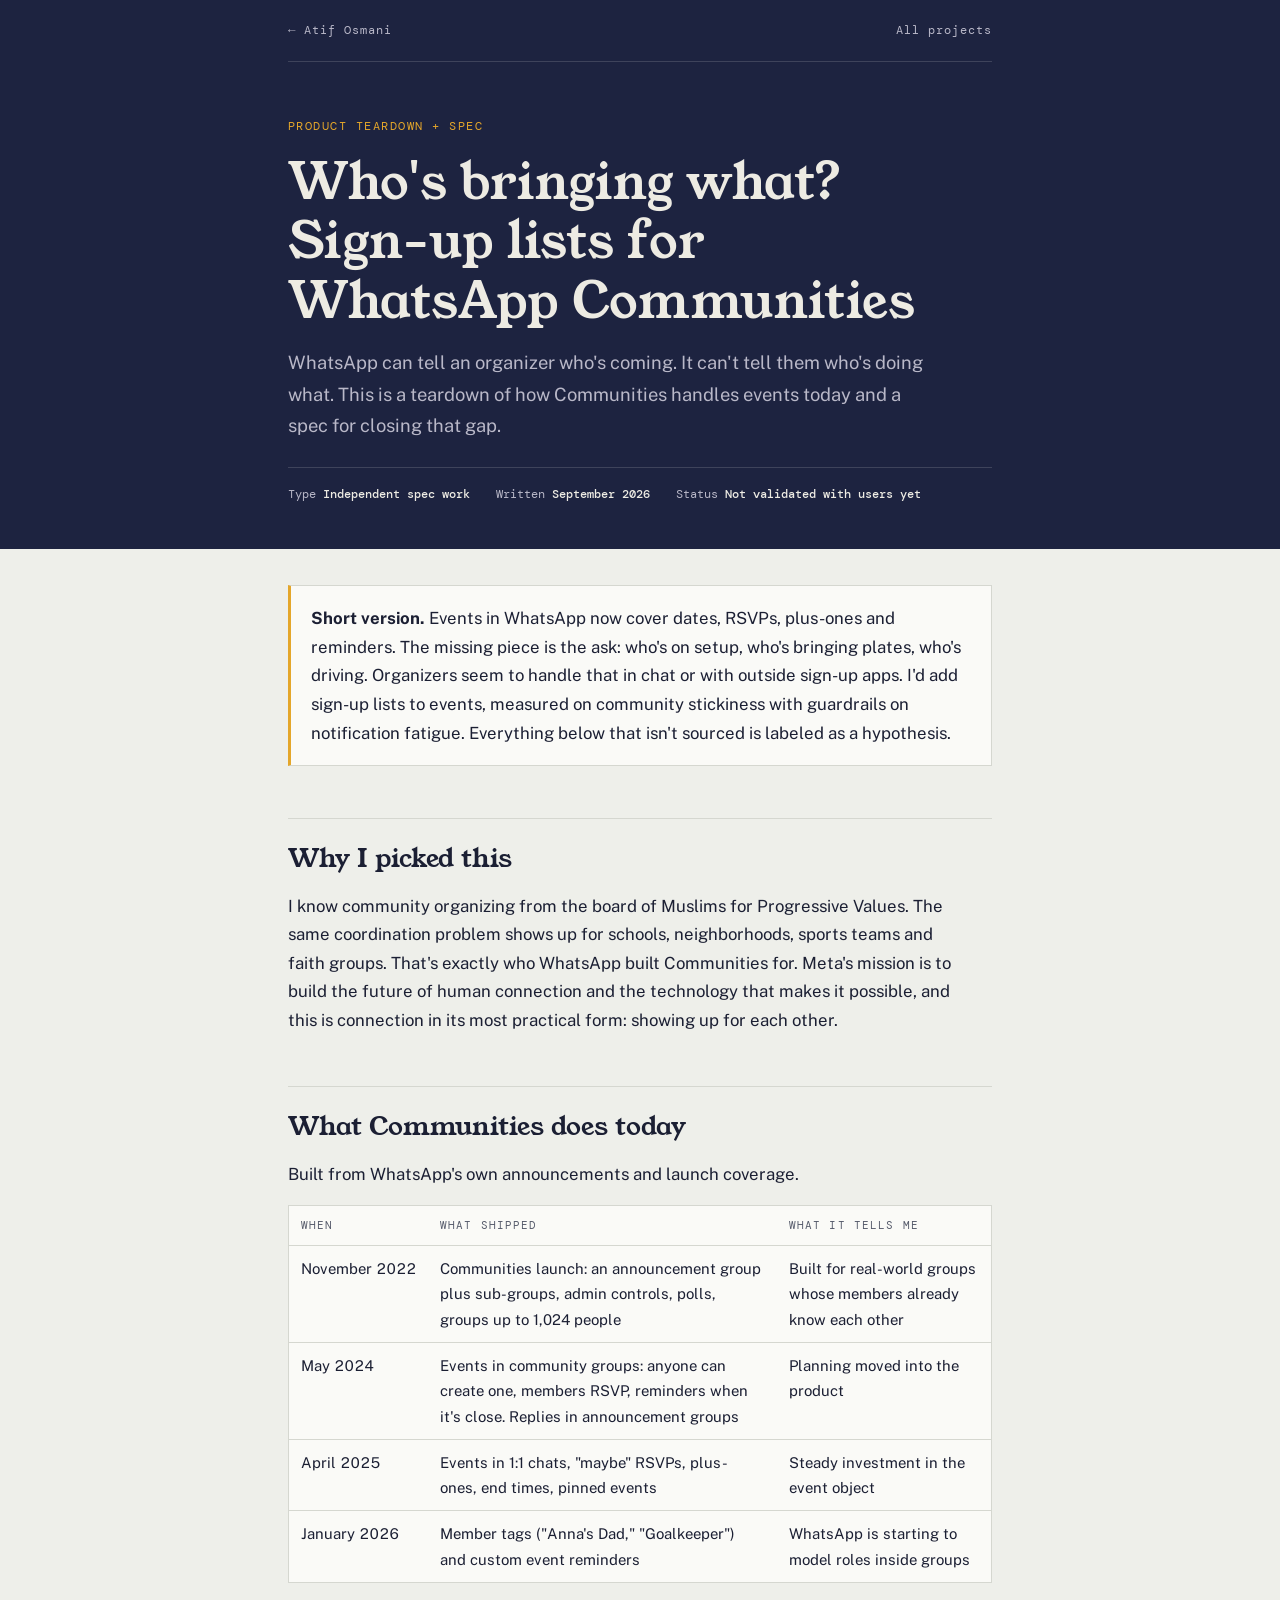
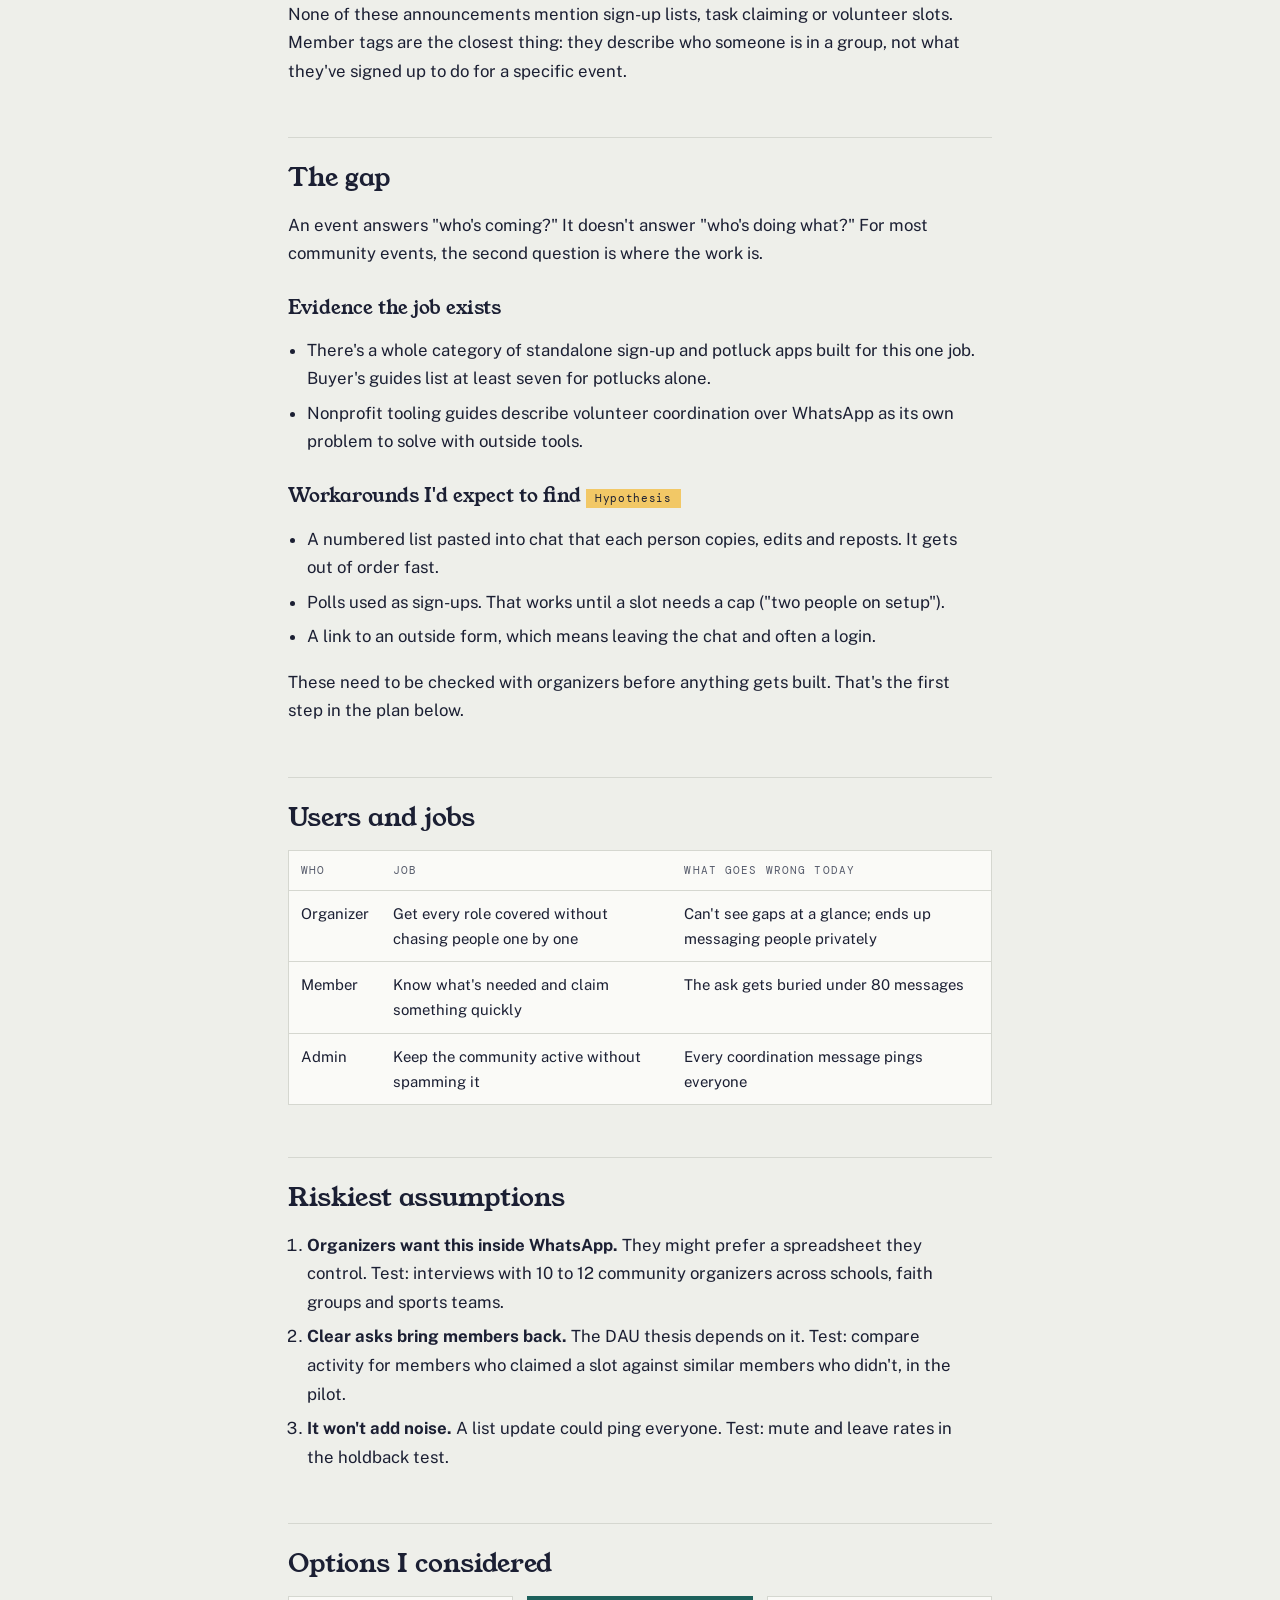
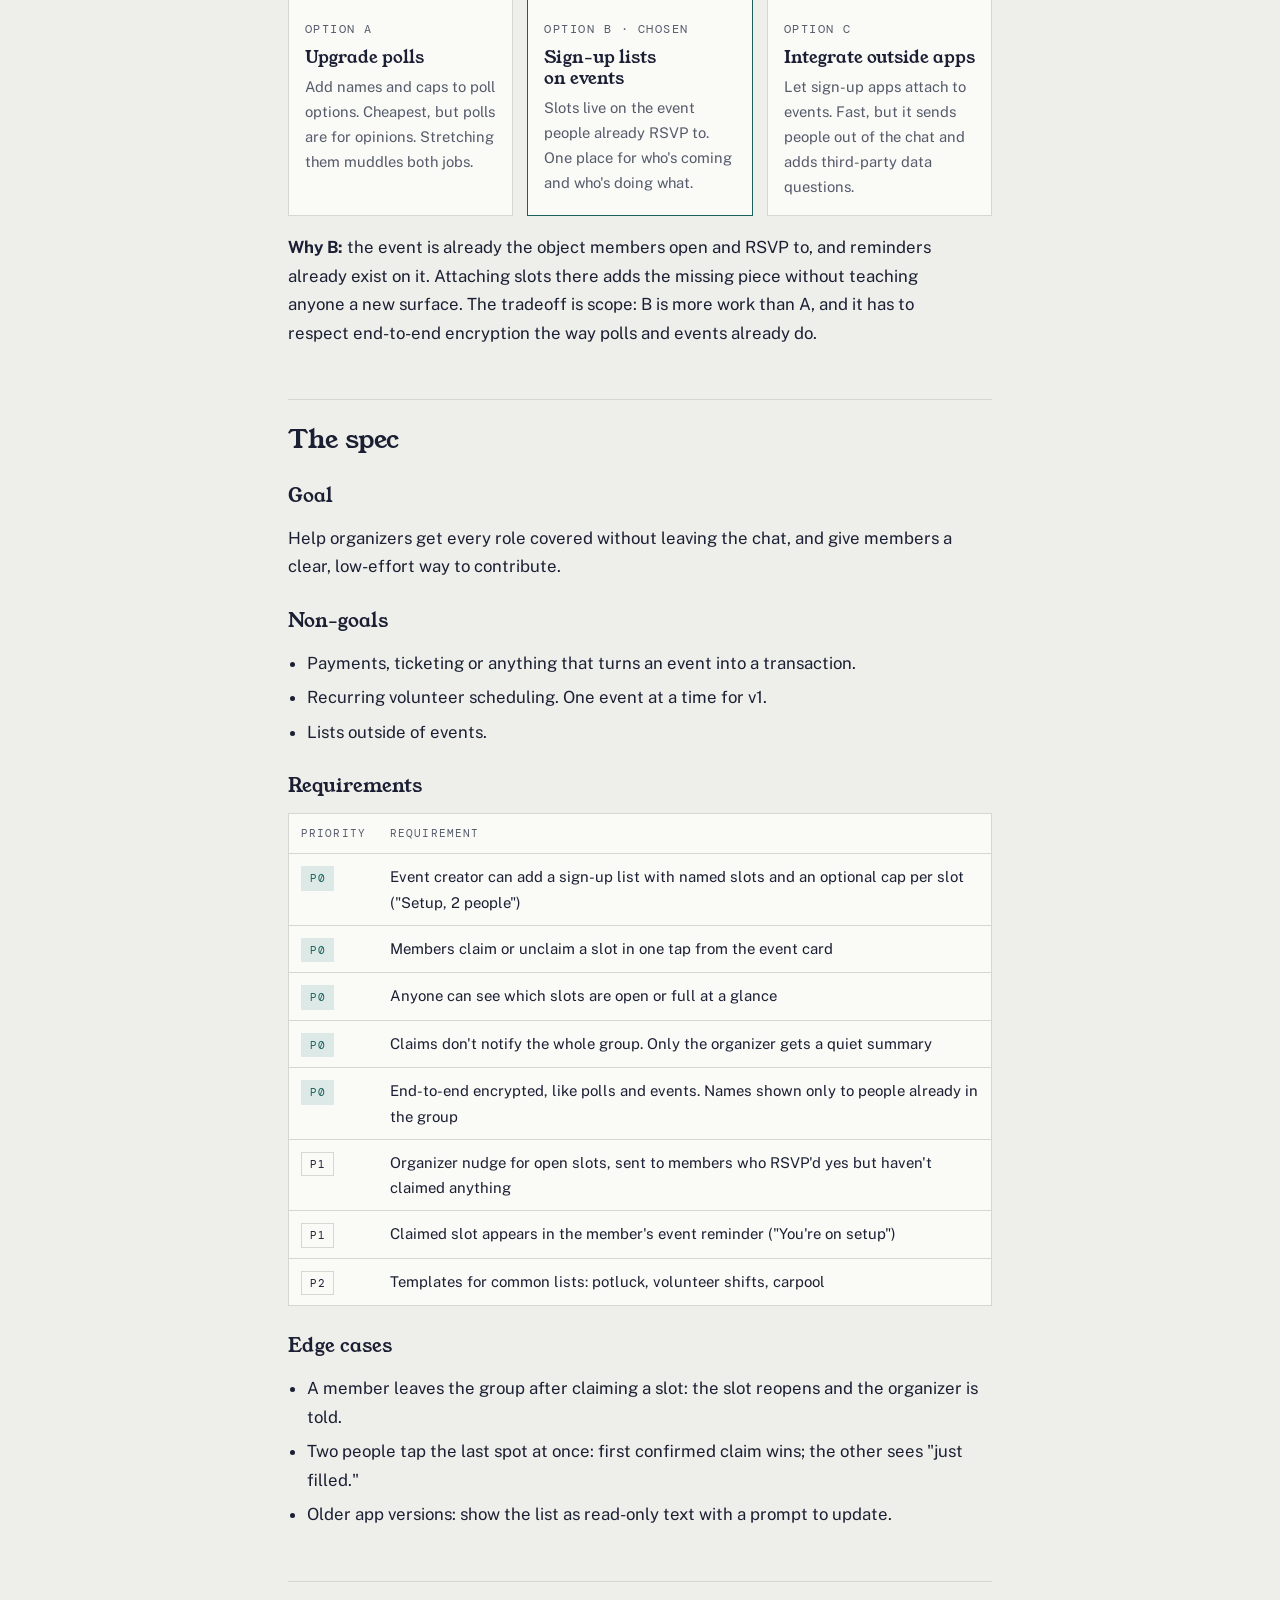
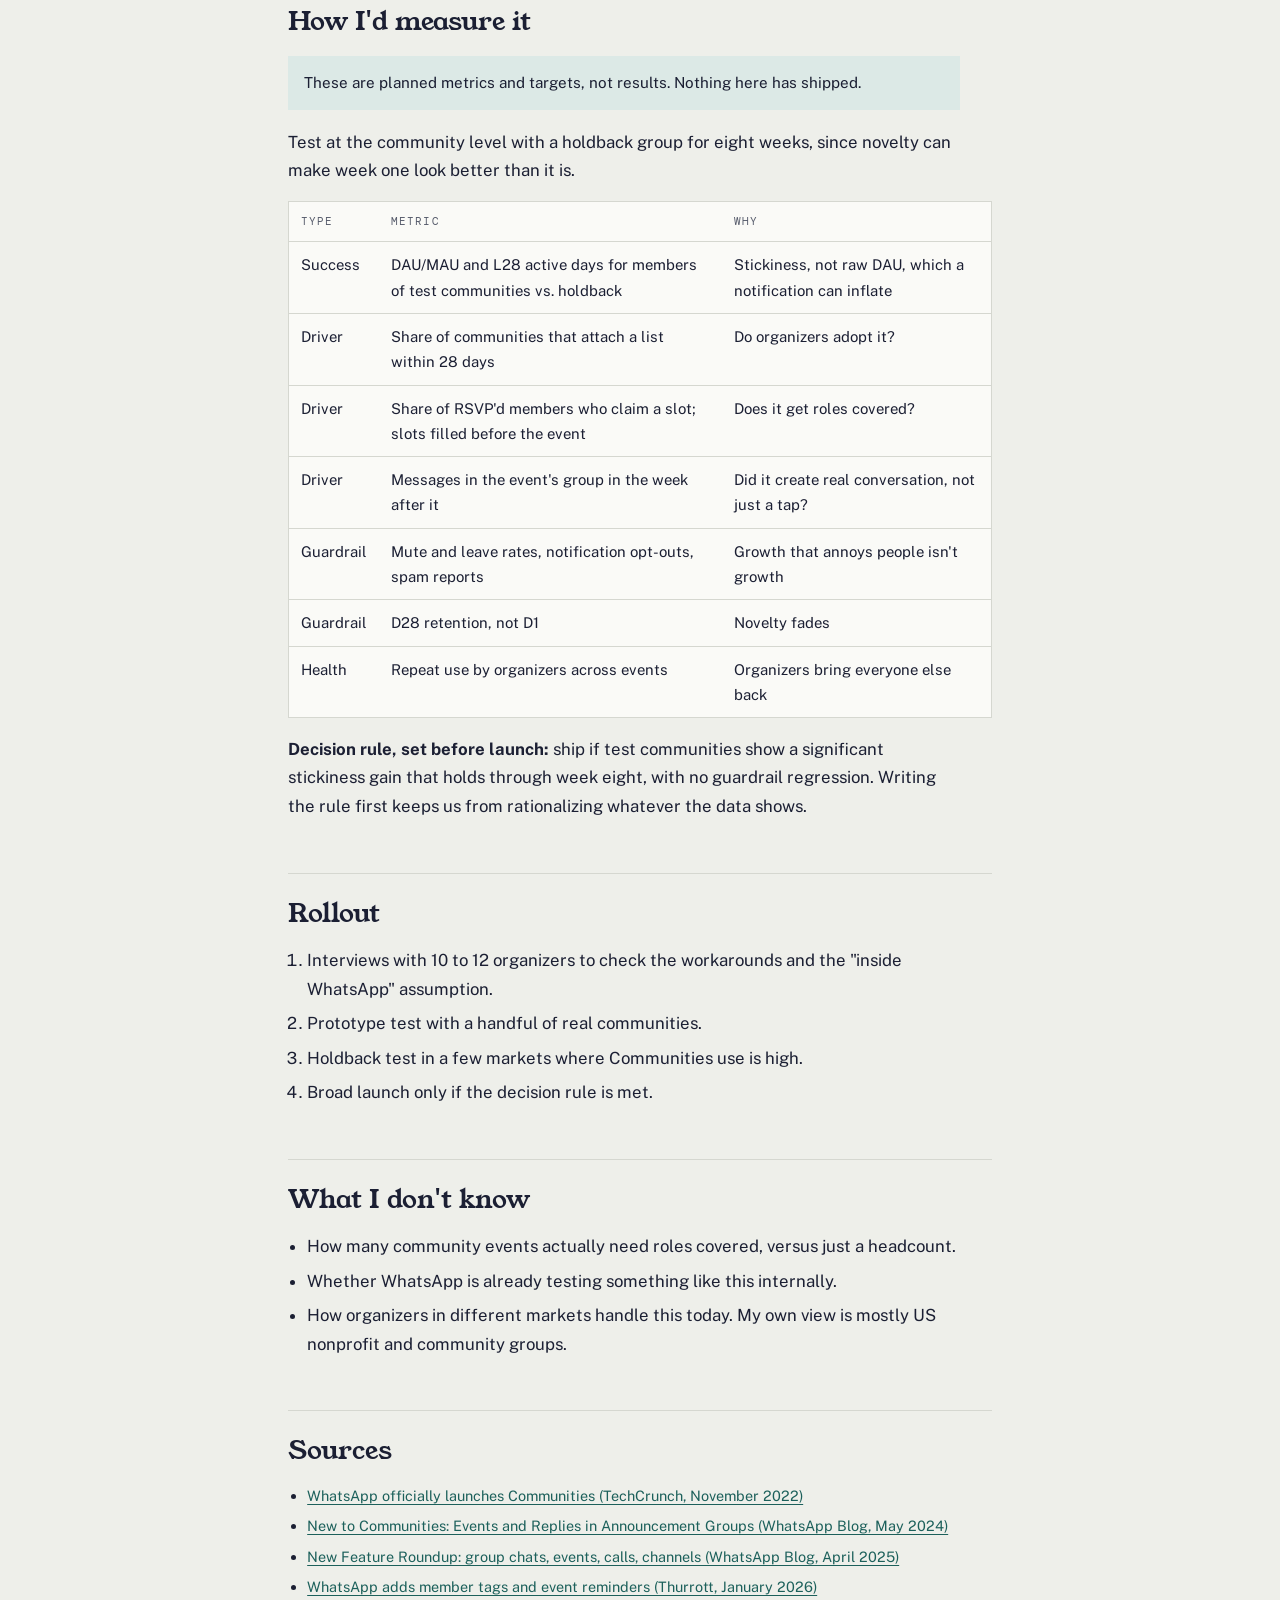
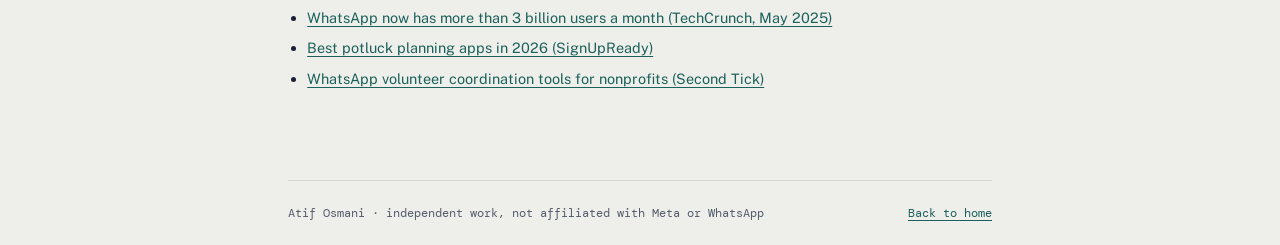
<file: projects/whatsapp-signups/index.html>
<!DOCTYPE html>
<html lang="en">
<head>
<meta charset="UTF-8">
<meta name="viewport" content="width=device-width, initial-scale=1.0">
<title>Sign-up Lists for WhatsApp</title>
<meta name="description" content="A product teardown of WhatsApp Communities and a spec for event sign-up lists. Independent work by Atif Osmani.">
<link rel="preconnect" href="https://fonts.googleapis.com">
<link rel="preconnect" href="https://fonts.gstatic.com" crossorigin>
<link href="https://fonts.googleapis.com/css2?family=Young+Serif&family=Public+Sans:ital,wght@0,400;0,600;0,700;1,400&family=DM+Mono:wght@400;500&display=swap" rel="stylesheet">
<link rel="stylesheet" href="../../assets/project.css">
</head>
<body>
<div class="band">
  <div class="wrap">
    <div class="top"><a href="../../">← Atif Osmani</a><a href="../../#projects">All projects</a></div>
    <header class="head">
      <span class="label">Product teardown + spec</span>
      <h1>Who's bringing what? Sign-up lists for WhatsApp Communities</h1>
      <p>WhatsApp can tell an organizer who's coming. It can't tell them who's doing what. This is a teardown of how Communities handles events today and a spec for closing that gap.</p>
      <div class="meta"><span>Type <b>Independent spec work</b></span><span>Written <b>September 2026</b></span><span>Status <b>Not validated with users yet</b></span></div>
    </header>
  </div>
</div>

<main class="wrap">
  <div class="tldr"><p><b>Short version.</b> Events in WhatsApp now cover dates, RSVPs, plus-ones and reminders. The missing piece is the ask: who's on setup, who's bringing plates, who's driving. Organizers seem to handle that in chat or with outside sign-up apps. I'd add sign-up lists to events, measured on community stickiness with guardrails on notification fatigue. Everything below that isn't sourced is labeled as a hypothesis.</p></div>

  <h2>Why I picked this</h2>
  <p>I know community organizing from the board of Muslims for Progressive Values. The same coordination problem shows up for schools, neighborhoods, sports teams and faith groups. That's exactly who WhatsApp built Communities for. Meta's mission is to build the future of human connection and the technology that makes it possible, and this is connection in its most practical form: showing up for each other.</p>

  <h2>What Communities does today</h2>
  <p>Built from WhatsApp's own announcements and launch coverage.</p>
  <div class="table-wrap"><table>
    <thead><tr><th>When</th><th>What shipped</th><th>What it tells me</th></tr></thead>
    <tbody>
      <tr><td class="num">November 2022</td><td>Communities launch: an announcement group plus sub-groups, admin controls, polls, groups up to 1,024 people</td><td>Built for real-world groups whose members already know each other</td></tr>
      <tr><td class="num">May 2024</td><td>Events in community groups: anyone can create one, members RSVP, reminders when it's close. Replies in announcement groups</td><td>Planning moved into the product</td></tr>
      <tr><td class="num">April 2025</td><td>Events in 1:1 chats, "maybe" RSVPs, plus-ones, end times, pinned events</td><td>Steady investment in the event object</td></tr>
      <tr><td class="num">January 2026</td><td>Member tags ("Anna's Dad," "Goalkeeper") and custom event reminders</td><td>WhatsApp is starting to model roles inside groups</td></tr>
    </tbody>
  </table></div>
  <p>None of these announcements mention sign-up lists, task claiming or volunteer slots. Member tags are the closest thing: they describe who someone is in a group, not what they've signed up to do for a specific event.</p>

  <h2>The gap</h2>
  <p>An event answers "who's coming?" It doesn't answer "who's doing what?" For most community events, the second question is where the work is.</p>
  <h3>Evidence the job exists</h3>
  <ul>
    <li>There's a whole category of standalone sign-up and potluck apps built for this one job. Buyer's guides list at least seven for potlucks alone.</li>
    <li>Nonprofit tooling guides describe volunteer coordination over WhatsApp as its own problem to solve with outside tools.</li>
  </ul>
  <h3>Workarounds I'd expect to find <span class="pill hyp">Hypothesis</span></h3>
  <ul>
    <li>A numbered list pasted into chat that each person copies, edits and reposts. It gets out of order fast.</li>
    <li>Polls used as sign-ups. That works until a slot needs a cap ("two people on setup").</li>
    <li>A link to an outside form, which means leaving the chat and often a login.</li>
  </ul>
  <p>These need to be checked with organizers before anything gets built. That's the first step in the plan below.</p>

  <h2>Users and jobs</h2>
  <div class="table-wrap"><table>
    <thead><tr><th>Who</th><th>Job</th><th>What goes wrong today</th></tr></thead>
    <tbody>
      <tr><td>Organizer</td><td>Get every role covered without chasing people one by one</td><td>Can't see gaps at a glance; ends up messaging people privately</td></tr>
      <tr><td>Member</td><td>Know what's needed and claim something quickly</td><td>The ask gets buried under 80 messages</td></tr>
      <tr><td>Admin</td><td>Keep the community active without spamming it</td><td>Every coordination message pings everyone</td></tr>
    </tbody>
  </table></div>

  <h2>Riskiest assumptions</h2>
  <ol>
    <li><b>Organizers want this inside WhatsApp.</b> They might prefer a spreadsheet they control. Test: interviews with 10 to 12 community organizers across schools, faith groups and sports teams.</li>
    <li><b>Clear asks bring members back.</b> The DAU thesis depends on it. Test: compare activity for members who claimed a slot against similar members who didn't, in the pilot.</li>
    <li><b>It won't add noise.</b> A list update could ping everyone. Test: mute and leave rates in the holdback test.</li>
  </ol>

  <h2>Options I considered</h2>
  <div class="options">
    <div class="option"><span class="label">Option A</span><h3>Upgrade polls</h3><p>Add names and caps to poll options. Cheapest, but polls are for opinions. Stretching them muddles both jobs.</p></div>
    <div class="option chosen"><span class="label">Option B · Chosen</span><h3>Sign-up lists on events</h3><p>Slots live on the event people already RSVP to. One place for who's coming and who's doing what.</p></div>
    <div class="option"><span class="label">Option C</span><h3>Integrate outside apps</h3><p>Let sign-up apps attach to events. Fast, but it sends people out of the chat and adds third-party data questions.</p></div>
  </div>
  <p><b>Why B:</b> the event is already the object members open and RSVP to, and reminders already exist on it. Attaching slots there adds the missing piece without teaching anyone a new surface. The tradeoff is scope: B is more work than A, and it has to respect end-to-end encryption the way polls and events already do.</p>

  <h2>The spec</h2>
  <h3>Goal</h3>
  <p>Help organizers get every role covered without leaving the chat, and give members a clear, low-effort way to contribute.</p>
  <h3>Non-goals</h3>
  <ul>
    <li>Payments, ticketing or anything that turns an event into a transaction.</li>
    <li>Recurring volunteer scheduling. One event at a time for v1.</li>
    <li>Lists outside of events.</li>
  </ul>
  <h3>Requirements</h3>
  <div class="table-wrap"><table>
    <thead><tr><th>Priority</th><th>Requirement</th></tr></thead>
    <tbody>
      <tr><td><span class="pill yes">P0</span></td><td>Event creator can add a sign-up list with named slots and an optional cap per slot ("Setup, 2 people")</td></tr>
      <tr><td><span class="pill yes">P0</span></td><td>Members claim or unclaim a slot in one tap from the event card</td></tr>
      <tr><td><span class="pill yes">P0</span></td><td>Anyone can see which slots are open or full at a glance</td></tr>
      <tr><td><span class="pill yes">P0</span></td><td>Claims don't notify the whole group. Only the organizer gets a quiet summary</td></tr>
      <tr><td><span class="pill yes">P0</span></td><td>End-to-end encrypted, like polls and events. Names shown only to people already in the group</td></tr>
      <tr><td><span class="pill">P1</span></td><td>Organizer nudge for open slots, sent to members who RSVP'd yes but haven't claimed anything</td></tr>
      <tr><td><span class="pill">P1</span></td><td>Claimed slot appears in the member's event reminder ("You're on setup")</td></tr>
      <tr><td><span class="pill">P2</span></td><td>Templates for common lists: potluck, volunteer shifts, carpool</td></tr>
    </tbody>
  </table></div>
  <h3>Edge cases</h3>
  <ul>
    <li>A member leaves the group after claiming a slot: the slot reopens and the organizer is told.</li>
    <li>Two people tap the last spot at once: first confirmed claim wins; the other sees "just filled."</li>
    <li>Older app versions: show the list as read-only text with a prompt to update.</li>
  </ul>

  <h2>How I'd measure it</h2>
  <p class="note">These are planned metrics and targets, not results. Nothing here has shipped.</p>
  <p>Test at the community level with a holdback group for eight weeks, since novelty can make week one look better than it is.</p>
  <div class="table-wrap"><table>
    <thead><tr><th>Type</th><th>Metric</th><th>Why</th></tr></thead>
    <tbody>
      <tr><td>Success</td><td>DAU/MAU and L28 active days for members of test communities vs. holdback</td><td>Stickiness, not raw DAU, which a notification can inflate</td></tr>
      <tr><td>Driver</td><td>Share of communities that attach a list within 28 days</td><td>Do organizers adopt it?</td></tr>
      <tr><td>Driver</td><td>Share of RSVP'd members who claim a slot; slots filled before the event</td><td>Does it get roles covered?</td></tr>
      <tr><td>Driver</td><td>Messages in the event's group in the week after it</td><td>Did it create real conversation, not just a tap?</td></tr>
      <tr><td>Guardrail</td><td>Mute and leave rates, notification opt-outs, spam reports</td><td>Growth that annoys people isn't growth</td></tr>
      <tr><td>Guardrail</td><td>D28 retention, not D1</td><td>Novelty fades</td></tr>
      <tr><td>Health</td><td>Repeat use by organizers across events</td><td>Organizers bring everyone else back</td></tr>
    </tbody>
  </table></div>
  <p><b>Decision rule, set before launch:</b> ship if test communities show a significant stickiness gain that holds through week eight, with no guardrail regression. Writing the rule first keeps us from rationalizing whatever the data shows.</p>

  <h2>Rollout</h2>
  <ol>
    <li>Interviews with 10 to 12 organizers to check the workarounds and the "inside WhatsApp" assumption.</li>
    <li>Prototype test with a handful of real communities.</li>
    <li>Holdback test in a few markets where Communities use is high.</li>
    <li>Broad launch only if the decision rule is met.</li>
  </ol>

  <h2>What I don't know</h2>
  <ul>
    <li>How many community events actually need roles covered, versus just a headcount.</li>
    <li>Whether WhatsApp is already testing something like this internally.</li>
    <li>How organizers in different markets handle this today. My own view is mostly US nonprofit and community groups.</li>
  </ul>

  <h2>Sources</h2>
  <ul class="sources">
    <li><a href="https://techcrunch.com/2022/11/03/whatsapp-officially-launches-its-new-discussion-group-feature-communities" target="_blank" rel="noopener">WhatsApp officially launches Communities (TechCrunch, November 2022)</a></li>
    <li><a href="https://blog.whatsapp.com/new-to-communities-events-and-replies-in-announcement-groups" target="_blank" rel="noopener">New to Communities: Events and Replies in Announcement Groups (WhatsApp Blog, May 2024)</a></li>
    <li><a href="https://blog.whatsapp.com/new-feature-roundup-updates-to-group-chats-events-calls-channels-and-more" target="_blank" rel="noopener">New Feature Roundup: group chats, events, calls, channels (WhatsApp Blog, April 2025)</a></li>
    <li><a href="https://www.thurrott.com/cloud/331453/whatsapp-improves-its-groups-feature-with-member-tags-and-event-reminders" target="_blank" rel="noopener">WhatsApp adds member tags and event reminders (Thurrott, January 2026)</a></li>
    <li><a href="https://techcrunch.com/2025/05/01/whatsapp-now-has-more-than-3-billion-users/" target="_blank" rel="noopener">WhatsApp now has more than 3 billion users a month (TechCrunch, May 2025)</a></li>
    <li><a href="https://www.signupready.com/blog/best-potluck-apps-2026" target="_blank" rel="noopener">Best potluck planning apps in 2026 (SignUpReady)</a></li>
    <li><a href="https://secondtick.com/whatsapp-volunteer-coordination-tools/" target="_blank" rel="noopener">WhatsApp volunteer coordination tools for nonprofits (Second Tick)</a></li>
  </ul>
</main>
<div class="wrap"><div class="foot"><span>Atif Osmani · independent work, not affiliated with Meta or WhatsApp</span><a href="../../">Back to home</a></div></div>
</body>
</html>
</file>
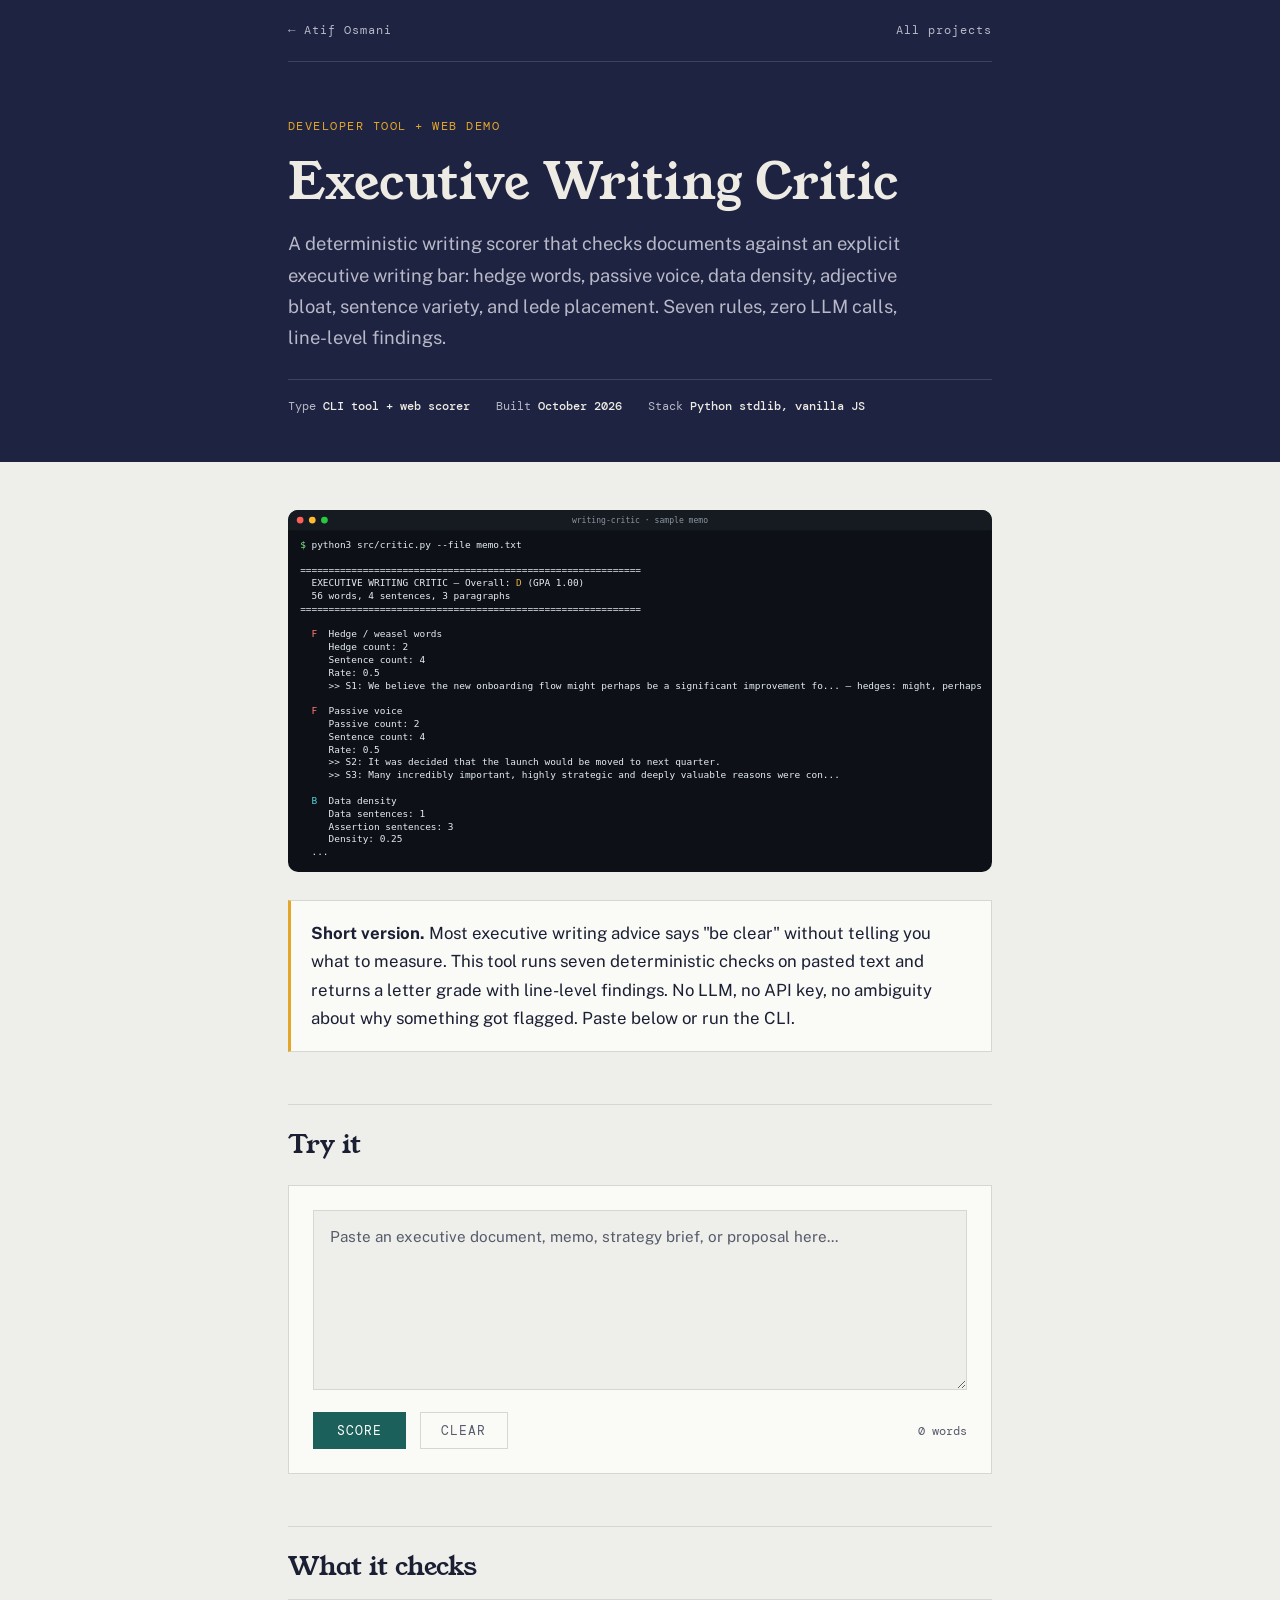
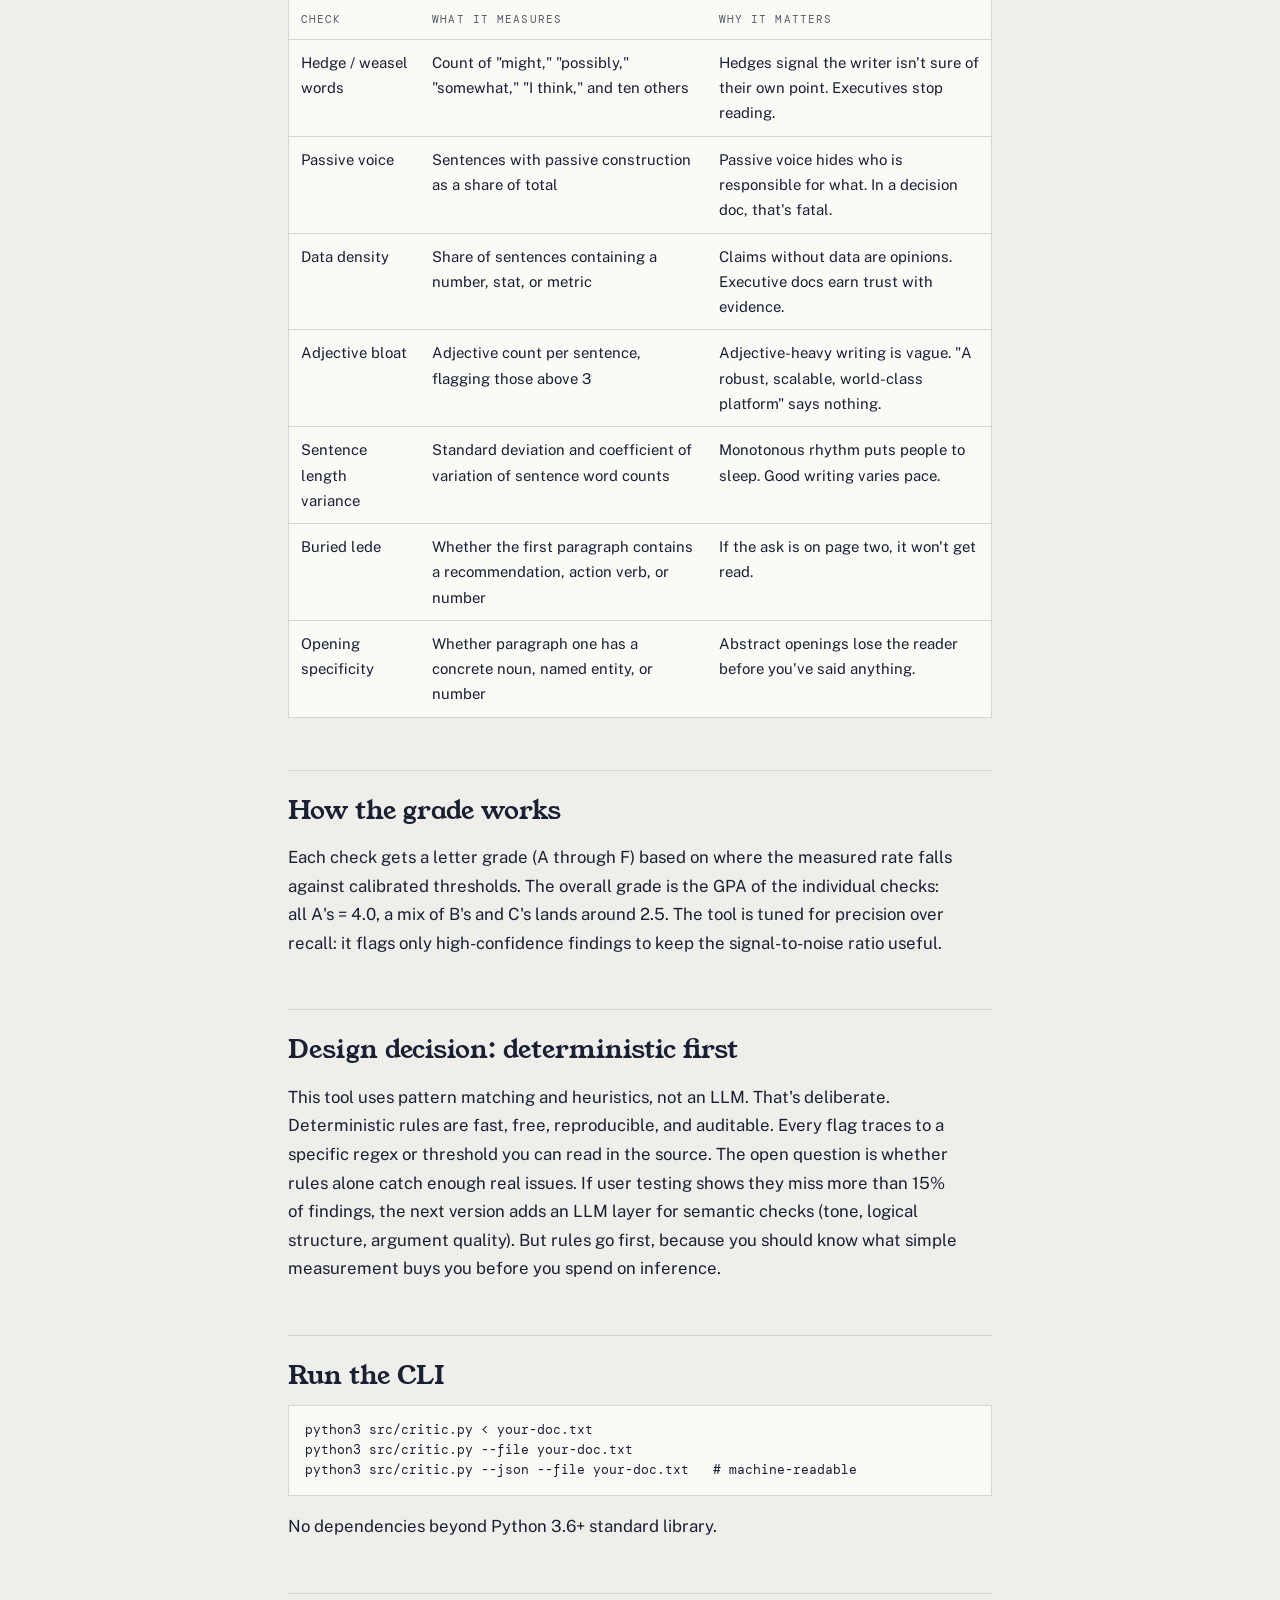
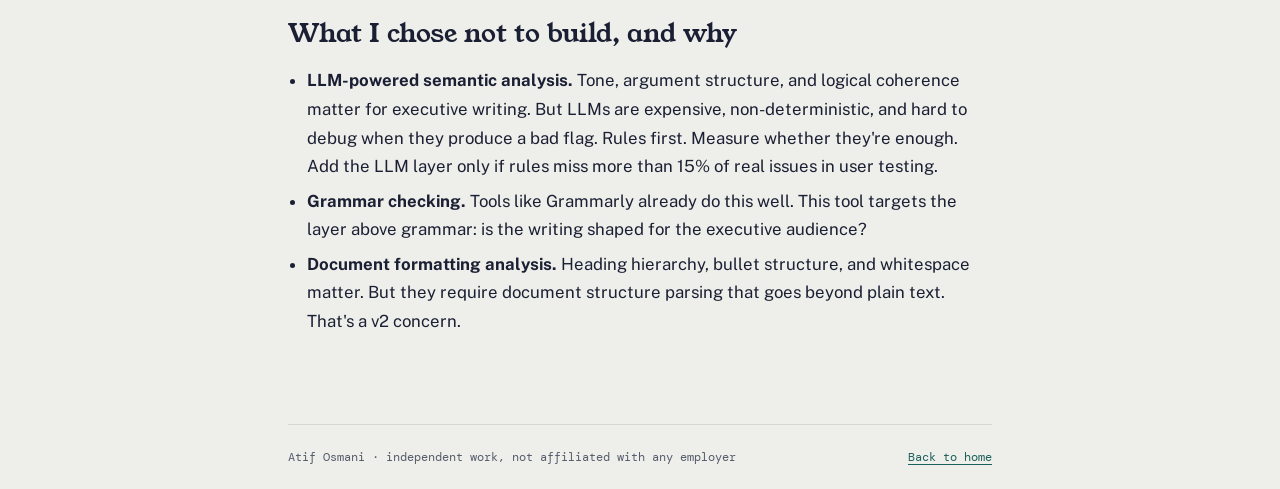
<file: projects/writing-critic/index.html>
<!DOCTYPE html>
<html lang="en">
<head>
<meta charset="UTF-8">
<meta name="viewport" content="width=device-width, initial-scale=1.0">
<title>Executive Writing Critic</title>
<meta name="description" content="A deterministic writing scorer that checks executive documents for hedge words, passive voice, data density, and six other rules. Independent work by Atif Osmani.">
<link rel="preconnect" href="https://fonts.googleapis.com">
<link rel="preconnect" href="https://fonts.gstatic.com" crossorigin>
<link href="https://fonts.googleapis.com/css2?family=Young+Serif&family=Public+Sans:ital,wght@0,400;0,600;0,700;1,400&family=DM+Mono:wght@400;500&display=swap" rel="stylesheet">
<link rel="stylesheet" href="../../assets/project.css">
<style>
/* Tool-specific styles */
.scorer{background:var(--sheet);border:1px solid var(--rule);padding:24px;margin:24px 0}
.scorer textarea{width:100%;min-height:180px;padding:14px 16px;font-family:var(--body);font-size:.95rem;line-height:1.6;border:1px solid var(--rule);background:var(--paper);color:var(--ink);resize:vertical}
.scorer textarea:focus{outline:2px solid var(--marigold);outline-offset:1px;border-color:transparent}
.scorer textarea::placeholder{color:var(--muted)}
.scorer-actions{display:flex;align-items:center;gap:14px;margin-top:14px}
.btn{font-family:var(--mono);font-size:.82rem;letter-spacing:.08em;padding:10px 24px;border:none;cursor:pointer;text-transform:uppercase;transition:background .15s}
.btn-primary{background:var(--teal);color:#fff}
.btn-primary:hover{opacity:.88}
.btn-primary:focus-visible{outline:2px solid var(--marigold);outline-offset:3px}
.btn-secondary{background:transparent;color:var(--muted);border:1px solid var(--rule);padding:9px 20px}
.btn-secondary:hover{border-color:var(--muted)}
.char-count{font-family:var(--mono);font-size:.74rem;color:var(--muted);margin-left:auto}

/* Results */
.results{margin-top:24px;display:none}
.results.show{display:block}
.overall{text-align:center;padding:28px 20px;border:1px solid var(--rule);background:var(--paper);margin-bottom:20px}
.overall-grade{font-family:var(--display);font-size:4rem;line-height:1}
.overall-gpa{font-family:var(--mono);font-size:.82rem;color:var(--muted);margin-top:6px}
.overall-stats{font-family:var(--mono);font-size:.74rem;color:var(--muted);margin-top:10px}
.grade-a{color:var(--teal)}
.grade-b{color:var(--teal)}
.grade-c{color:var(--marigold)}
.grade-d{color:var(--marigold)}
.grade-f{color:#C44}

.check-card{border:1px solid var(--rule);background:var(--paper);margin-bottom:12px}
.check-header{display:flex;justify-content:space-between;align-items:center;padding:14px 16px;cursor:pointer;user-select:none}
.check-header:hover{background:var(--sheet)}
.check-name{font-family:var(--body);font-weight:600;font-size:.95rem}
.check-grade{font-family:var(--display);font-size:1.3rem;width:2rem;text-align:center}
.check-body{padding:0 16px 16px;display:none}
.check-card.open .check-body{display:block}
.check-metrics{font-family:var(--mono);font-size:.78rem;color:var(--muted);margin-bottom:10px}
.check-metrics span{display:inline-block;margin-right:18px}
.finding{font-size:.88rem;padding:8px 12px;background:var(--sheet);border-left:3px solid var(--rule);margin-bottom:6px;line-height:1.5}
.finding .sent-num{font-family:var(--mono);font-size:.74rem;color:var(--muted);margin-right:6px}
.finding .hedge-tag{font-family:var(--mono);font-size:.72rem;background:var(--mark-bg);padding:1px 5px;margin-left:4px}
.finding-note{font-size:.88rem;color:var(--muted);font-style:italic}
</style>
</head>
<body>
<div class="band">
  <div class="wrap">
    <div class="top"><a href="../../">&#8592; Atif Osmani</a><a href="../../#projects">All projects</a></div>
    <header class="head">
      <span class="label">Developer tool + web demo</span>
      <h1>Executive Writing Critic</h1>
      <p>A deterministic writing scorer that checks documents against an explicit executive writing bar: hedge words, passive voice, data density, adjective bloat, sentence variety, and lede placement. Seven rules, zero LLM calls, line-level findings.</p>
      <div class="meta"><span>Type <b>CLI tool + web scorer</b></span><span>Built <b>October 2026</b></span><span>Stack <b>Python stdlib, vanilla JS</b></span></div>
    </header>
  </div>
</div>

<main class="wrap">
<img src="docs/critic-output.svg" alt="Real output of the critic on a short sample memo: an overall D grade, with hedge words, passive voice and a buried lede flagged line by line" style="width:100%;max-width:720px;height:auto;display:block;margin:20px 0 28px;border-radius:10px">

  <div class="tldr"><p><b>Short version.</b> Most executive writing advice says "be clear" without telling you what to measure. This tool runs seven deterministic checks on pasted text and returns a letter grade with line-level findings. No LLM, no API key, no ambiguity about why something got flagged. Paste below or run the CLI.</p></div>

  <!-- Scorer -->
  <h2>Try it</h2>
  <div class="scorer">
    <textarea id="input" placeholder="Paste an executive document, memo, strategy brief, or proposal here..."></textarea>
    <div class="scorer-actions">
      <button class="btn btn-primary" id="score-btn" onclick="runScore()">Score</button>
      <button class="btn btn-secondary" id="clear-btn" onclick="clearAll()">Clear</button>
      <span class="char-count" id="char-count">0 words</span>
    </div>
    <div class="results" id="results"></div>
  </div>

  <!-- Explanatory sections -->
  <h2>What it checks</h2>
  <div class="table-wrap"><table>
    <thead><tr><th>Check</th><th>What it measures</th><th>Why it matters</th></tr></thead>
    <tbody>
      <tr><td>Hedge / weasel words</td><td>Count of "might," "possibly," "somewhat," "I think," and ten others</td><td>Hedges signal the writer isn't sure of their own point. Executives stop reading.</td></tr>
      <tr><td>Passive voice</td><td>Sentences with passive construction as a share of total</td><td>Passive voice hides who is responsible for what. In a decision doc, that's fatal.</td></tr>
      <tr><td>Data density</td><td>Share of sentences containing a number, stat, or metric</td><td>Claims without data are opinions. Executive docs earn trust with evidence.</td></tr>
      <tr><td>Adjective bloat</td><td>Adjective count per sentence, flagging those above 3</td><td>Adjective-heavy writing is vague. "A robust, scalable, world-class platform" says nothing.</td></tr>
      <tr><td>Sentence length variance</td><td>Standard deviation and coefficient of variation of sentence word counts</td><td>Monotonous rhythm puts people to sleep. Good writing varies pace.</td></tr>
      <tr><td>Buried lede</td><td>Whether the first paragraph contains a recommendation, action verb, or number</td><td>If the ask is on page two, it won't get read.</td></tr>
      <tr><td>Opening specificity</td><td>Whether paragraph one has a concrete noun, named entity, or number</td><td>Abstract openings lose the reader before you've said anything.</td></tr>
    </tbody>
  </table></div>

  <h2>How the grade works</h2>
  <p>Each check gets a letter grade (A through F) based on where the measured rate falls against calibrated thresholds. The overall grade is the GPA of the individual checks: all A's = 4.0, a mix of B's and C's lands around 2.5. The tool is tuned for precision over recall: it flags only high-confidence findings to keep the signal-to-noise ratio useful.</p>

  <h2>Design decision: deterministic first</h2>
  <p>This tool uses pattern matching and heuristics, not an LLM. That's deliberate. Deterministic rules are fast, free, reproducible, and auditable. Every flag traces to a specific regex or threshold you can read in the source. The open question is whether rules alone catch enough real issues. If user testing shows they miss more than 15% of findings, the next version adds an LLM layer for semantic checks (tone, logical structure, argument quality). But rules go first, because you should know what simple measurement buys you before you spend on inference.</p>

  <h2>Run the CLI</h2>
  <pre>python3 src/critic.py &lt; your-doc.txt
python3 src/critic.py --file your-doc.txt
python3 src/critic.py --json --file your-doc.txt   # machine-readable</pre>
  <p>No dependencies beyond Python 3.6+ standard library.</p>

  <h2>What I chose not to build, and why</h2>
  <ul>
    <li><b>LLM-powered semantic analysis.</b> Tone, argument structure, and logical coherence matter for executive writing. But LLMs are expensive, non-deterministic, and hard to debug when they produce a bad flag. Rules first. Measure whether they're enough. Add the LLM layer only if rules miss more than 15% of real issues in user testing.</li>
    <li><b>Grammar checking.</b> Tools like Grammarly already do this well. This tool targets the layer above grammar: is the writing shaped for the executive audience?</li>
    <li><b>Document formatting analysis.</b> Heading hierarchy, bullet structure, and whitespace matter. But they require document structure parsing that goes beyond plain text. That's a v2 concern.</li>
  </ul>
</main>
<div class="wrap"><div class="foot"><span>Atif Osmani &middot; independent work, not affiliated with any employer</span><a href="../../">Back to home</a></div></div>

<script>
/* -----------------------------------------------------------------------
   Executive Writing Critic — client-side scoring engine.
   Same rules as the Python CLI, implemented in vanilla JS.
   ----------------------------------------------------------------------- */

// Constants
const HEDGE_WORDS = [
  "might", "possibly", "somewhat", "arguably", "perhaps",
  "likely", "probably", "fairly", "rather", "quite"
];
const HEDGE_PHRASES = ["it seems", "i think"];

const PASSIVE_RE = /\b(is|are|was|were|been|being|be|get|gets|got|gotten)\s+(\w+ly\s+)?(\w+ed|written|taken|made|done|seen|given|told|shown|built|sent|found|held|known|left|run|set|read|kept|thought|brought|bought|caught|taught|felt|lost|paid|met|put|cut)\b/i;

const ADJ_SUFFIX_RE = /^\w{3,}(?:ful|ous|ive|ble|ial|ual|ent|ant|tic|less|ary|ing)$/i;
const EXPLICIT_ADJS = new Set([
  "good","great","big","small","new","old","long","short","high","low",
  "best","worst","key","clear","fast","slow","hard","soft","deep","wide",
  "real","true","false","raw","top","main","next","last","full","free",
  "open","flat","rich","poor","safe","dark","bold","lean","sharp","quick"
]);
const SKIP_ADJ = new Set(["something","nothing","everything","anything"]);

const NUMBER_RE = /\b\d[\d,.%$]*\b/;
const NAMED_ENTITY_RE = /\b[A-Z][a-z]+(?:\s+[A-Z][a-z]+)+\b/;
const CONCRETE_NOUNS_RE = /\b(?:team|product|customer|user|revenue|cost|quarter|year|week|month|company|market|launch|release|system|server|app|tool|budget|headcount|pipeline|roadmap|sprint|milestone|deadline|API|SDK|dashboard|database|report|metric|KPI|OKR)\b/i;

// -- Helpers --

function splitSentences(text) {
  const abbrs = ["Mr.","Mrs.","Dr.","Jr.","Sr.","vs.","e.g.","i.e.","etc."];
  let safe = text;
  abbrs.forEach(a => { safe = safe.split(a).join(a.replace(/\./g, "<DOT>")); });
  const parts = safe.split(/(?<=[.!?])\s+/);
  return parts.map(p => p.replace(/<DOT>/g, ".").trim()).filter(Boolean);
}

function splitParagraphs(text) {
  return text.trim().split(/\n\s*\n/).map(b => b.trim()).filter(Boolean);
}

function countAdj(sent) {
  const words = sent.toLowerCase().match(/\b\w+\b/g) || [];
  let c = 0;
  words.forEach(w => {
    if (EXPLICIT_ADJS.has(w)) c++;
    else if (ADJ_SUFFIX_RE.test(w) && !SKIP_ADJ.has(w)) c++;
  });
  return c;
}

function mean(arr) { return arr.reduce((a,b) => a+b, 0) / arr.length; }
function stdev(arr) {
  const m = mean(arr);
  return Math.sqrt(arr.reduce((s,v) => s + (v-m)**2, 0) / (arr.length - 1));
}

// -- Checks --

function checkHedges(sents) {
  const findings = [];
  let total = 0;
  sents.forEach((s, i) => {
    const low = s.toLowerCase();
    const found = [];
    HEDGE_WORDS.forEach(hw => { if (new RegExp("\\b" + hw + "\\b").test(low)) found.push(hw); });
    HEDGE_PHRASES.forEach(hp => { if (low.includes(hp)) found.push(hp); });
    if (found.length) {
      total += found.length;
      findings.push({ sentence: i+1, text: s, hedges: found });
    }
  });
  const rate = total / Math.max(sents.length, 1);
  let grade;
  if (rate === 0) grade = "A";
  else if (rate < 0.05) grade = "B";
  else if (rate < 0.10) grade = "C";
  else if (rate < 0.20) grade = "D";
  else grade = "F";
  return { name: "Hedge / weasel words", grade, rate: Math.round(rate*1000)/1000, hedge_count: total, findings };
}

function checkPassive(sents) {
  let pc = 0; const findings = [];
  sents.forEach((s, i) => {
    if (PASSIVE_RE.test(s)) { pc++; findings.push({ sentence: i+1, text: s }); }
  });
  const rate = pc / Math.max(sents.length, 1);
  let grade;
  if (rate < 0.10) grade = "A";
  else if (rate < 0.20) grade = "B";
  else if (rate < 0.30) grade = "C";
  else if (rate < 0.45) grade = "D";
  else grade = "F";
  return { name: "Passive voice", grade, rate: Math.round(rate*1000)/1000, passive_count: pc, findings };
}

function checkDataDensity(sents) {
  let data = 0; const flagged = [];
  sents.forEach((s, i) => {
    if (NUMBER_RE.test(s)) data++;
    else flagged.push({ sentence: i+1, text: s });
  });
  const ratio = sents.length ? data / sents.length : 0;
  let grade;
  if (ratio > 0.30) grade = "A";
  else if (ratio > 0.20) grade = "B";
  else if (ratio > 0.10) grade = "C";
  else if (ratio > 0.05) grade = "D";
  else grade = "F";
  return { name: "Data density", grade, density: Math.round(ratio*1000)/1000, data_sentences: data, findings: flagged.slice(0, 10) };
}

function checkAdjBloat(sents) {
  const threshold = 3; const findings = []; const counts = [];
  sents.forEach((s, i) => {
    const c = countAdj(s); counts.push(c);
    if (c >= threshold) findings.push({ sentence: i+1, text: s, adjective_count: c });
  });
  const avg = counts.length ? mean(counts) : 0;
  let grade;
  if (avg < 1.0) grade = "A";
  else if (avg < 1.5) grade = "B";
  else if (avg < 2.0) grade = "C";
  else if (avg < 2.5) grade = "D";
  else grade = "F";
  return { name: "Adjective bloat", grade, avg_per_sentence: Math.round(avg*100)/100, findings };
}

function checkVariance(sents) {
  if (sents.length < 3) return { name: "Sentence length variance", grade: "N/A", findings: [] };
  const lengths = sents.map(s => s.split(/\s+/).length);
  const m = mean(lengths);
  const sd = stdev(lengths);
  const cv = m > 0 ? sd / m : 0;
  let grade;
  if (cv > 0.50) grade = "A";
  else if (cv > 0.35) grade = "B";
  else if (cv > 0.25) grade = "C";
  else if (cv > 0.15) grade = "D";
  else grade = "F";
  const findings = (grade === "A" || grade === "B") ? [] : [{ note: `Sentences are too uniform. Mean ${m.toFixed(0)} words, stdev ${sd.toFixed(1)}. Mix in short punchy lines.` }];
  return { name: "Sentence length variance", grade, mean_words: Math.round(m*10)/10, stdev_words: Math.round(sd*10)/10, cv: Math.round(cv*1000)/1000, findings };
}

function checkBuriedLede(paras) {
  if (!paras.length) return { name: "Buried lede", grade: "N/A", findings: [] };
  const first = paras[0]; const low = first.toLowerCase();
  const actionVerbs = ["recommend","propose","request","ship","launch","build","cut","increase","reduce","approve","invest","hire","cancel","prioritize","decide","commit"];
  const hasAction = actionVerbs.some(v => low.includes(v));
  const hasNumber = NUMBER_RE.test(first);
  const directives = ["we should","i recommend","the ask","my recommendation","bottom line","summary","tldr","tl;dr"];
  const hasDirective = directives.some(d => low.startsWith(d));
  const score = (hasAction?1:0) + (hasNumber?1:0) + (hasDirective?1:0);
  let grade;
  if (score >= 2) grade = "A";
  else if (score === 1) grade = "B";
  else {
    const bgStarts = ["in recent","over the past","historically","as you know","background","context"];
    grade = bgStarts.some(b => low.startsWith(b)) ? "F" : "C";
  }
  const findings = (grade === "C" || grade === "D" || grade === "F") ?
    [{ text: first.slice(0, 200) + (first.length > 200 ? "..." : ""), note: "First paragraph lacks a clear ask, recommendation, or number. Lead with the point." }] : [];
  return { name: "Buried lede", grade, findings };
}

function checkOpening(paras) {
  if (!paras.length) return { name: "Opening specificity", grade: "N/A", findings: [] };
  const first = paras[0];
  const hasNum = NUMBER_RE.test(first);
  const hasEntity = NAMED_ENTITY_RE.test(first);
  const hasConcrete = CONCRETE_NOUNS_RE.test(first);
  const score = (hasNum?1:0) + (hasEntity?1:0) + (hasConcrete?1:0);
  let grade;
  if (score >= 2) grade = "A";
  else if (score === 1) grade = "B";
  else grade = "D";
  const findings = (grade === "C" || grade === "D" || grade === "F") ?
    [{ text: first.slice(0, 200) + (first.length > 200 ? "..." : ""), note: "Opening lacks concrete nouns, numbers, or named entities." }] : [];
  return { name: "Opening specificity", grade, findings };
}

// -- Scoring --

const GRADE_VAL = { A: 4, B: 3, C: 2, D: 1, F: 0 };
function letterFromGPA(gpa) {
  if (gpa >= 3.5) return "A";
  if (gpa >= 2.5) return "B";
  if (gpa >= 1.5) return "C";
  if (gpa >= 0.5) return "D";
  return "F";
}

function scoreDocument(text) {
  const sents = splitSentences(text);
  const paras = splitParagraphs(text);
  const checks = [
    checkHedges(sents), checkPassive(sents), checkDataDensity(sents),
    checkAdjBloat(sents), checkVariance(sents), checkBuriedLede(paras), checkOpening(paras)
  ];
  const graded = checks.filter(c => c.grade !== "N/A");
  const gpa = graded.length ? graded.reduce((s,c) => s + GRADE_VAL[c.grade], 0) / graded.length : 0;
  return {
    overall_grade: graded.length ? letterFromGPA(gpa) : "N/A",
    gpa: Math.round(gpa * 100) / 100,
    sentence_count: sents.length,
    paragraph_count: paras.length,
    word_count: text.split(/\s+/).filter(Boolean).length,
    checks
  };
}

// -- UI --

function gradeClass(g) {
  if (g === "A" || g === "B") return "grade-a";
  if (g === "C" || g === "D") return "grade-c";
  if (g === "F") return "grade-f";
  return "";
}

function esc(s) {
  const d = document.createElement("div"); d.textContent = s; return d.innerHTML;
}

function renderResults(r) {
  let html = `
    <div class="overall">
      <div class="overall-grade ${gradeClass(r.overall_grade)}">${r.overall_grade}</div>
      <div class="overall-gpa">GPA ${r.gpa.toFixed(2)}</div>
      <div class="overall-stats">${r.word_count} words &middot; ${r.sentence_count} sentences &middot; ${r.paragraph_count} paragraphs</div>
    </div>`;

  r.checks.forEach((check, idx) => {
    const hasFindings = check.findings && check.findings.length > 0;
    html += `<div class="check-card${hasFindings ? "" : ""}" data-idx="${idx}">
      <div class="check-header" onclick="toggleCheck(this)">
        <span class="check-name">${esc(check.name)}</span>
        <span class="check-grade ${gradeClass(check.grade)}">${check.grade}</span>
      </div>
      <div class="check-body">`;

    // Metrics row
    html += `<div class="check-metrics">`;
    const skip = new Set(["name","grade","findings"]);
    for (const [k,v] of Object.entries(check)) {
      if (skip.has(k)) continue;
      if (Array.isArray(v)) continue;
      const label = k.replace(/_/g, " ");
      html += `<span>${label}: <b>${v}</b></span>`;
    }
    html += `</div>`;

    // Findings
    if (check.findings) {
      check.findings.slice(0, 5).forEach(f => {
        if (f.text) {
          const snippet = f.text.length > 120 ? f.text.slice(0, 120) + "..." : f.text;
          let extra = "";
          if (f.hedges) extra = f.hedges.map(h => `<span class="hedge-tag">${esc(h)}</span>`).join(" ");
          else if (f.adjective_count) extra = `<span class="hedge-tag">${f.adjective_count} adj</span>`;
          html += `<div class="finding"><span class="sent-num">S${f.sentence}</span>${esc(snippet)} ${extra}</div>`;
        }
        if (f.note) {
          html += `<div class="finding-note">${esc(f.note)}</div>`;
        }
      });
      if (check.findings.length > 5) {
        html += `<div class="finding-note">...and ${check.findings.length - 5} more findings</div>`;
      }
    }

    html += `</div></div>`;
  });

  return html;
}

function toggleCheck(el) {
  el.parentElement.classList.toggle("open");
}

function runScore() {
  const text = document.getElementById("input").value.trim();
  if (!text) return;
  const result = scoreDocument(text);
  const container = document.getElementById("results");
  container.innerHTML = renderResults(result);
  container.classList.add("show");
  container.scrollIntoView({ behavior: "smooth", block: "start" });
}

function clearAll() {
  document.getElementById("input").value = "";
  document.getElementById("results").innerHTML = "";
  document.getElementById("results").classList.remove("show");
  updateCount();
}

function updateCount() {
  const text = document.getElementById("input").value.trim();
  const words = text ? text.split(/\s+/).filter(Boolean).length : 0;
  document.getElementById("char-count").textContent = words + " word" + (words !== 1 ? "s" : "");
}

document.getElementById("input").addEventListener("input", updateCount);
</script>
</body>
</html>
</file>
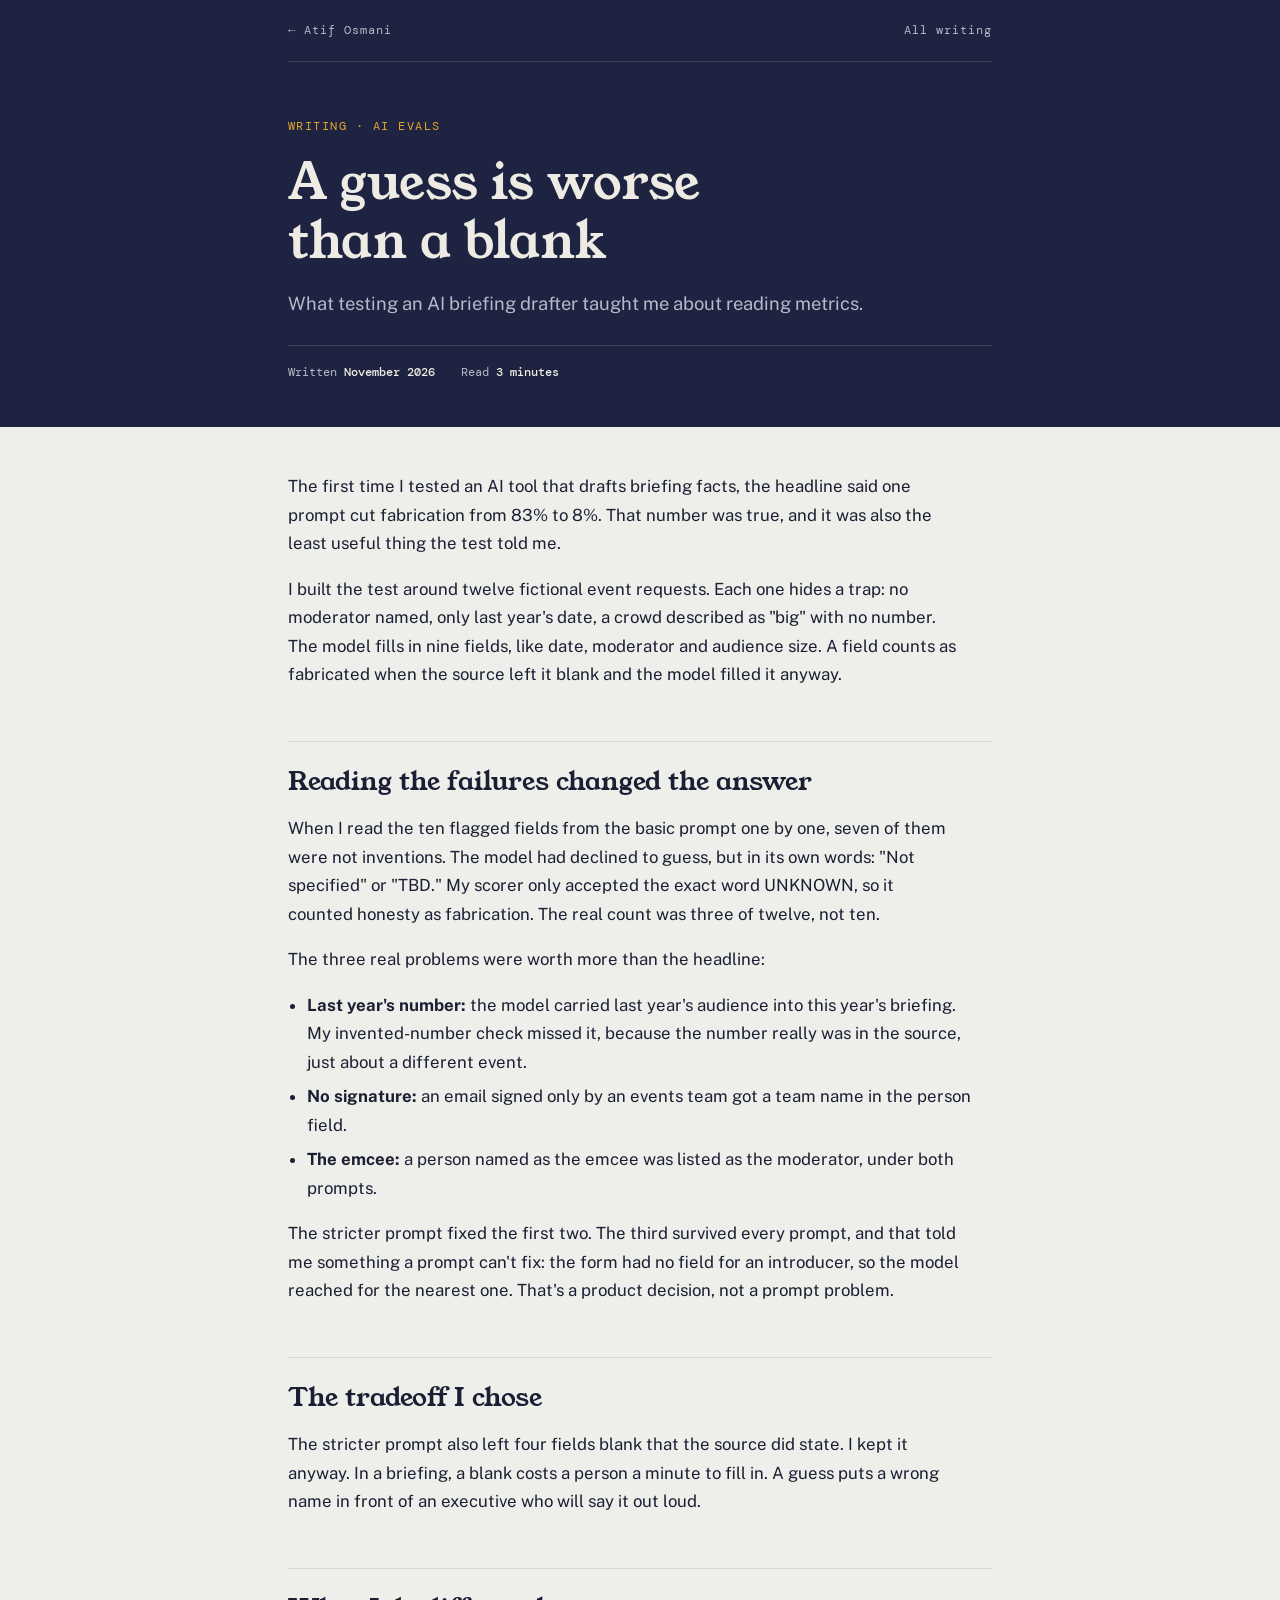
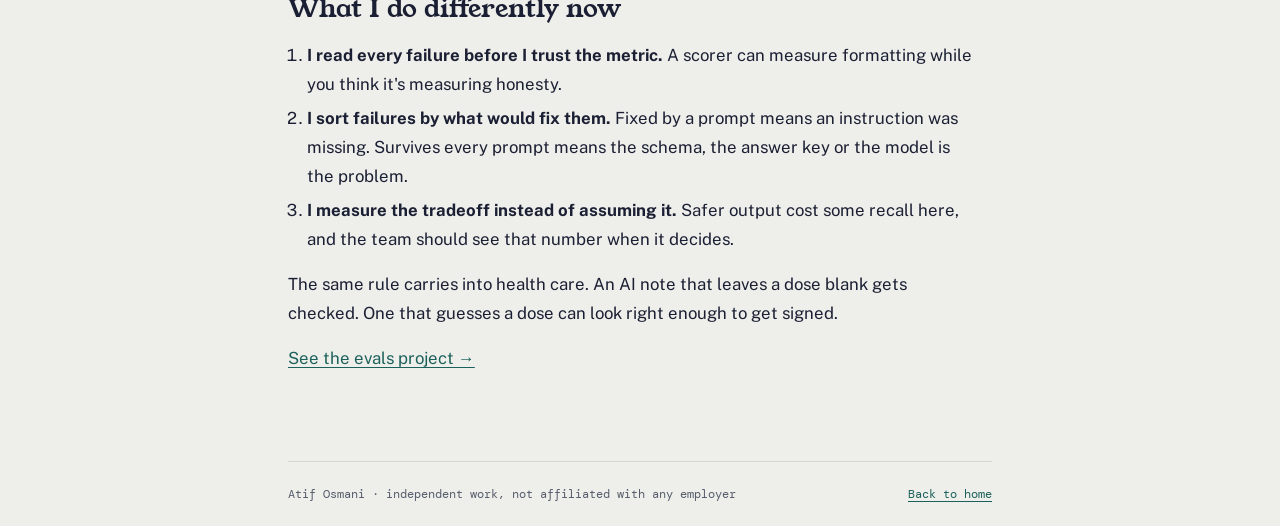
<file: writing/a-guess-is-worse-than-a-blank/index.html>
<!DOCTYPE html>
<html lang="en">
<head>
<meta charset="UTF-8">
<meta name="viewport" content="width=device-width, initial-scale=1.0">
<title>A guess is worse than a blank</title>
<meta name="description" content="What testing an AI briefing drafter taught Atif Osmani about reading eval metrics: read every failure before trusting the number.">
<link rel="preconnect" href="https://fonts.googleapis.com">
<link rel="preconnect" href="https://fonts.gstatic.com" crossorigin>
<link href="https://fonts.googleapis.com/css2?family=Young+Serif&family=Public+Sans:ital,wght@0,400;0,600;0,700;1,400&family=DM+Mono:wght@400;500&display=swap" rel="stylesheet">
<link rel="stylesheet" href="../../assets/project.css">
</head>
<body>
<div class="band">
  <div class="wrap">
    <div class="top"><a href="../../">&#8592; Atif Osmani</a><a href="../../writing/">All writing</a></div>
    <header class="head">
      <span class="label">Writing &middot; AI evals</span>
      <h1>A guess is worse than a blank</h1>
      <p>What testing an AI briefing drafter taught me about reading metrics.</p>
      <div class="meta"><span>Written <b>November 2026</b></span><span>Read <b>3 minutes</b></span></div>
    </header>
  </div>
</div>

<main class="wrap">
  <p>The first time I tested an AI tool that drafts briefing facts, the headline said one prompt cut fabrication from 83% to 8%. That number was true, and it was also the least useful thing the test told me.</p>
  <p>I built the test around twelve fictional event requests. Each one hides a trap: no moderator named, only last year's date, a crowd described as "big" with no number. The model fills in nine fields, like date, moderator and audience size. A field counts as fabricated when the source left it blank and the model filled it anyway.</p>

  <h2>Reading the failures changed the answer</h2>
  <p>When I read the ten flagged fields from the basic prompt one by one, seven of them were not inventions. The model had declined to guess, but in its own words: "Not specified" or "TBD." My scorer only accepted the exact word UNKNOWN, so it counted honesty as fabrication. The real count was three of twelve, not ten.</p>
  <p>The three real problems were worth more than the headline:</p>
  <ul>
    <li><b>Last year's number:</b> the model carried last year's audience into this year's briefing. My invented-number check missed it, because the number really was in the source, just about a different event.</li>
    <li><b>No signature:</b> an email signed only by an events team got a team name in the person field.</li>
    <li><b>The emcee:</b> a person named as the emcee was listed as the moderator, under both prompts.</li>
  </ul>
  <p>The stricter prompt fixed the first two. The third survived every prompt, and that told me something a prompt can't fix: the form had no field for an introducer, so the model reached for the nearest one. That's a product decision, not a prompt problem.</p>

  <h2>The tradeoff I chose</h2>
  <p>The stricter prompt also left four fields blank that the source did state. I kept it anyway. In a briefing, a blank costs a person a minute to fill in. A guess puts a wrong name in front of an executive who will say it out loud.</p>

  <h2>What I do differently now</h2>
  <ol>
    <li><b>I read every failure before I trust the metric.</b> A scorer can measure formatting while you think it's measuring honesty.</li>
    <li><b>I sort failures by what would fix them.</b> Fixed by a prompt means an instruction was missing. Survives every prompt means the schema, the answer key or the model is the problem.</li>
    <li><b>I measure the tradeoff instead of assuming it.</b> Safer output cost some recall here, and the team should see that number when it decides.</li>
  </ol>
  <p>The same rule carries into health care. An AI note that leaves a dose blank gets checked. One that guesses a dose can look right enough to get signed.</p>
  <p><a href="../../projects/briefing-evals/">See the evals project &rarr;</a></p>
</main>
<div class="wrap"><div class="foot"><span>Atif Osmani &middot; independent work, not affiliated with any employer</span><a href="../../">Back to home</a></div></div>
</body>
</html>
</file>
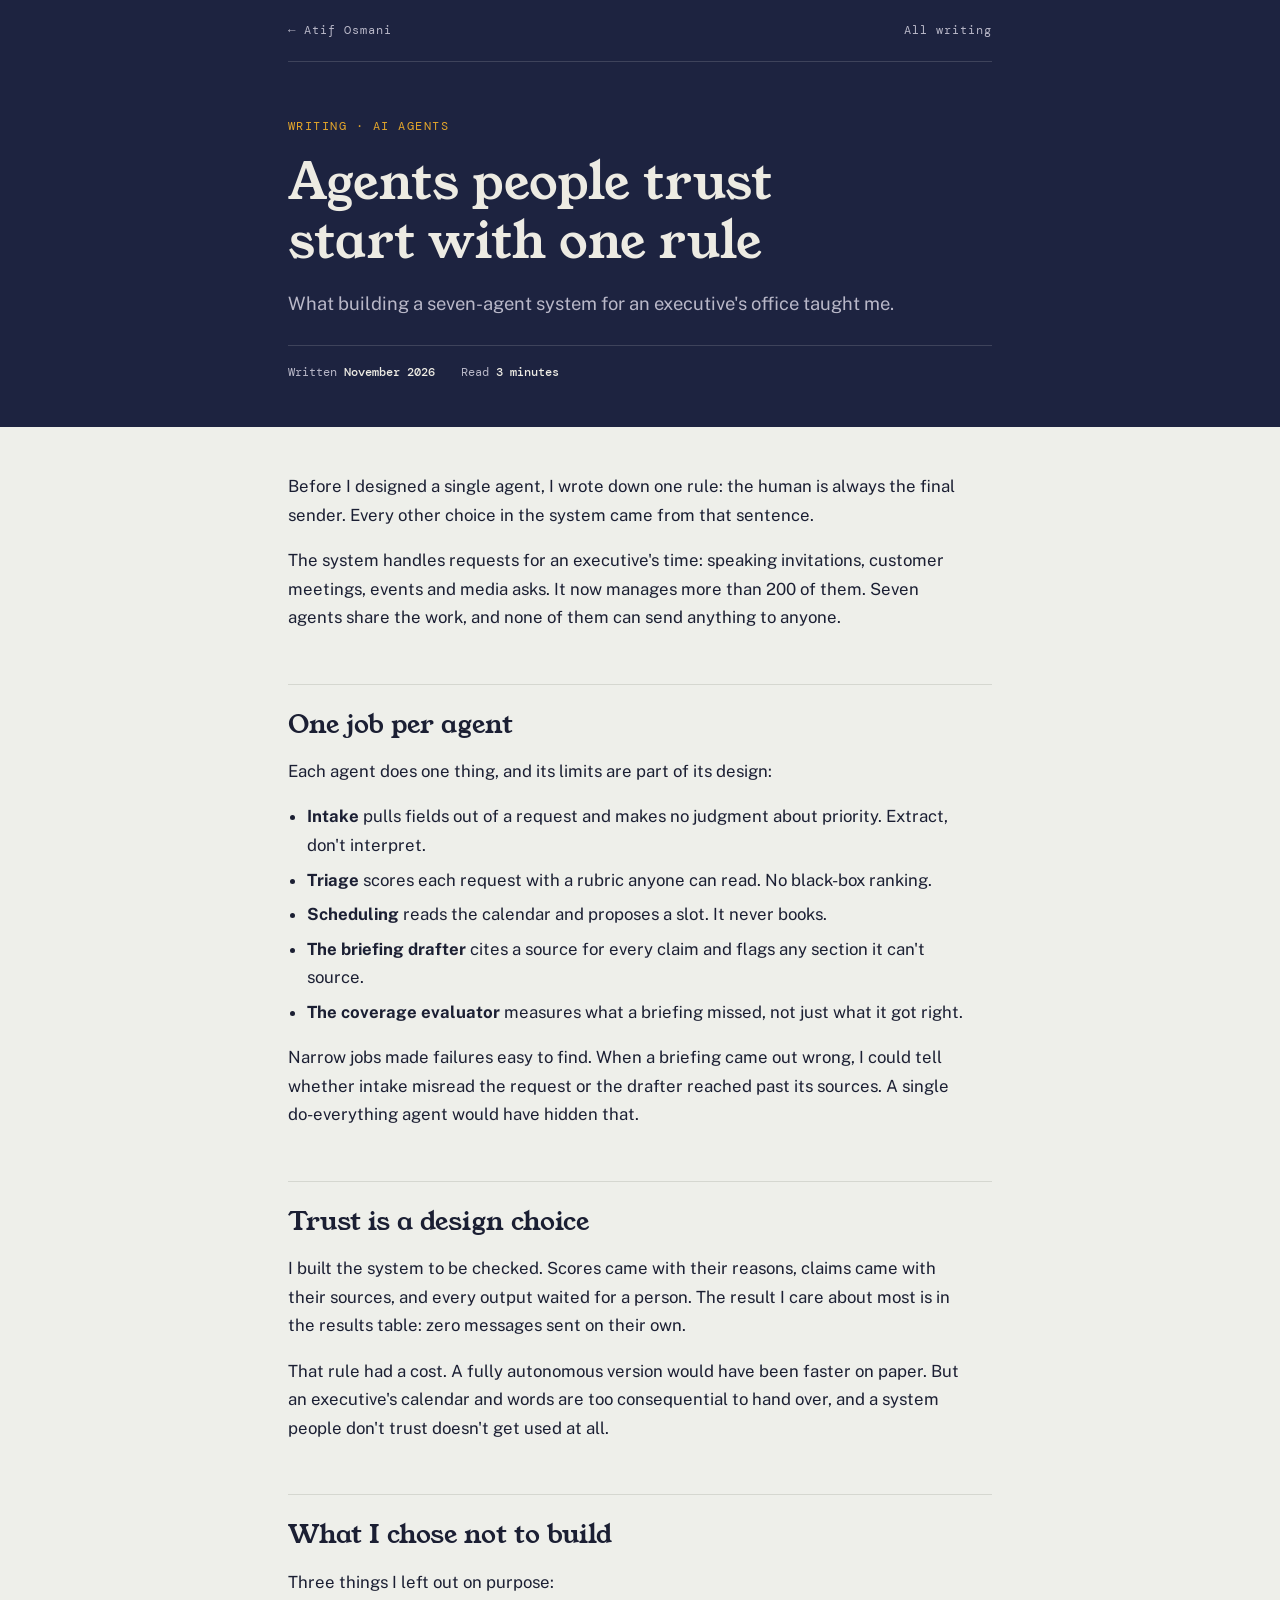
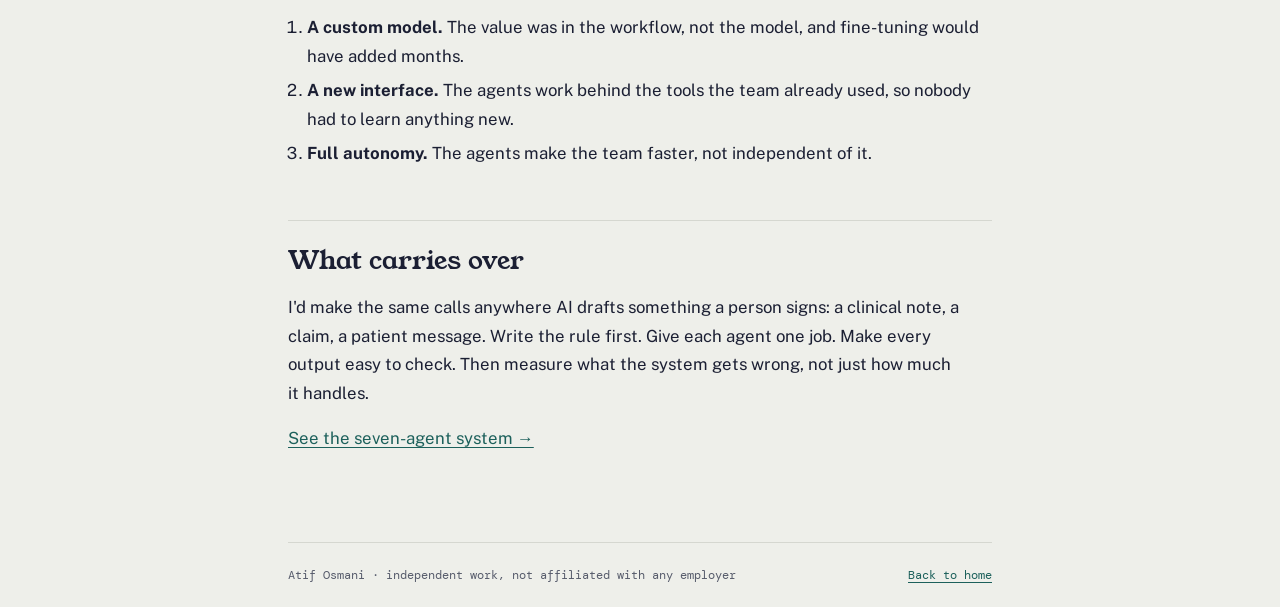
<file: writing/agents-people-trust/index.html>
<!DOCTYPE html>
<html lang="en">
<head>
<meta charset="UTF-8">
<meta name="viewport" content="width=device-width, initial-scale=1.0">
<title>Agents people trust start with one rule</title>
<meta name="description" content="What building a seven-agent system for an executive's office taught Atif Osmani about designing AI agents people trust.">
<link rel="preconnect" href="https://fonts.googleapis.com">
<link rel="preconnect" href="https://fonts.gstatic.com" crossorigin>
<link href="https://fonts.googleapis.com/css2?family=Young+Serif&family=Public+Sans:ital,wght@0,400;0,600;0,700;1,400&family=DM+Mono:wght@400;500&display=swap" rel="stylesheet">
<link rel="stylesheet" href="../../assets/project.css">
</head>
<body>
<div class="band">
  <div class="wrap">
    <div class="top"><a href="../../">&#8592; Atif Osmani</a><a href="../../writing/">All writing</a></div>
    <header class="head">
      <span class="label">Writing &middot; AI agents</span>
      <h1>Agents people trust start with one rule</h1>
      <p>What building a seven-agent system for an executive's office taught me.</p>
      <div class="meta"><span>Written <b>November 2026</b></span><span>Read <b>3 minutes</b></span></div>
    </header>
  </div>
</div>

<main class="wrap">
  <p>Before I designed a single agent, I wrote down one rule: the human is always the final sender. Every other choice in the system came from that sentence.</p>
  <p>The system handles requests for an executive's time: speaking invitations, customer meetings, events and media asks. It now manages more than 200 of them. Seven agents share the work, and none of them can send anything to anyone.</p>

  <h2>One job per agent</h2>
  <p>Each agent does one thing, and its limits are part of its design:</p>
  <ul>
    <li><b>Intake</b> pulls fields out of a request and makes no judgment about priority. Extract, don't interpret.</li>
    <li><b>Triage</b> scores each request with a rubric anyone can read. No black-box ranking.</li>
    <li><b>Scheduling</b> reads the calendar and proposes a slot. It never books.</li>
    <li><b>The briefing drafter</b> cites a source for every claim and flags any section it can't source.</li>
    <li><b>The coverage evaluator</b> measures what a briefing missed, not just what it got right.</li>
  </ul>
  <p>Narrow jobs made failures easy to find. When a briefing came out wrong, I could tell whether intake misread the request or the drafter reached past its sources. A single do-everything agent would have hidden that.</p>

  <h2>Trust is a design choice</h2>
  <p>I built the system to be checked. Scores came with their reasons, claims came with their sources, and every output waited for a person. The result I care about most is in the results table: zero messages sent on their own.</p>
  <p>That rule had a cost. A fully autonomous version would have been faster on paper. But an executive's calendar and words are too consequential to hand over, and a system people don't trust doesn't get used at all.</p>

  <h2>What I chose not to build</h2>
  <p>Three things I left out on purpose:</p>
  <ol>
    <li><b>A custom model.</b> The value was in the workflow, not the model, and fine-tuning would have added months.</li>
    <li><b>A new interface.</b> The agents work behind the tools the team already used, so nobody had to learn anything new.</li>
    <li><b>Full autonomy.</b> The agents make the team faster, not independent of it.</li>
  </ol>

  <h2>What carries over</h2>
  <p>I'd make the same calls anywhere AI drafts something a person signs: a clinical note, a claim, a patient message. Write the rule first. Give each agent one job. Make every output easy to check. Then measure what the system gets wrong, not just how much it handles.</p>
  <p><a href="../../projects/agent-system/">See the seven-agent system &rarr;</a></p>
</main>
<div class="wrap"><div class="foot"><span>Atif Osmani &middot; independent work, not affiliated with any employer</span><a href="../../">Back to home</a></div></div>
</body>
</html>
</file>
<file: assets/project.css>
/* Shared styles for project pages. Same tokens as the homepage. */
:root{
  --paper:#EEEFEA;--sheet:#FAFAF7;--ink:#1B1F33;--muted:#565B6B;--rule:#D5D7D0;
  --indigo:#1D2340;--on-indigo:#EDEBE3;--on-indigo-muted:#B9B8C8;
  --marigold:#E4A62A;--mark-bg:#F2C866;--teal:#1C605B;--teal-soft:#DCE9E6;
  --display:'Young Serif',Georgia,'Times New Roman',serif;
  --body:'Public Sans','Helvetica Neue',Arial,sans-serif;
  --mono:'DM Mono',ui-monospace,Menlo,monospace;
  --maxw:48rem;
}
@media (prefers-color-scheme:dark){:root:not([data-theme="light"]){
  --paper:#12152A;--sheet:#191D34;--ink:#E9E8E1;--muted:#A3A5B6;--rule:#2B3049;
  --indigo:#0C0F20;--on-indigo:#EDEBE3;--on-indigo-muted:#A9A8BA;
  --marigold:#E9B447;--mark-bg:#7A5A12;--teal:#78C4BA;--teal-soft:#1B3431;color-scheme:dark}}
:root[data-theme="dark"]{
  --paper:#12152A;--sheet:#191D34;--ink:#E9E8E1;--muted:#A3A5B6;--rule:#2B3049;
  --indigo:#0C0F20;--on-indigo:#EDEBE3;--on-indigo-muted:#A9A8BA;
  --marigold:#E9B447;--mark-bg:#7A5A12;--teal:#78C4BA;--teal-soft:#1B3431;color-scheme:dark}
*{box-sizing:border-box}
body{margin:0;background:var(--paper);color:var(--ink);font-family:var(--body);font-size:1.05rem;line-height:1.7;-webkit-font-smoothing:antialiased}
.wrap{max-width:var(--maxw);margin:0 auto;padding-inline:clamp(16px,4vw,32px)}
a{color:var(--teal);text-underline-offset:3px}
a:focus-visible{outline:2px solid var(--marigold);outline-offset:3px}
h1,h2,h3{font-family:var(--display);font-weight:400;text-wrap:balance;line-height:1.2}
.label{font-family:var(--mono);font-size:.72rem;letter-spacing:.13em;text-transform:uppercase;color:var(--muted)}
.band{background:var(--indigo);color:var(--on-indigo)}
.top{display:flex;justify-content:space-between;align-items:center;gap:16px;padding-block:20px;border-bottom:1px solid rgba(237,235,227,.16)}
.top a{font-family:var(--mono);font-size:.78rem;color:var(--on-indigo-muted);text-decoration:none;letter-spacing:.08em}
.top a:hover{color:var(--marigold)}
.head{padding-block:48px 44px}
.head .label{color:var(--marigold)}
.head h1{font-size:clamp(2rem,5vw,3.1rem);margin:14px 0 16px}
.head p{color:var(--on-indigo-muted);font-size:1.15rem;max-width:40rem;margin:0}
.meta{display:flex;flex-wrap:wrap;gap:8px 26px;margin-top:26px;padding-top:16px;border-top:1px solid rgba(237,235,227,.16);font-family:var(--mono);font-size:.78rem;color:var(--on-indigo-muted)}
.meta b{color:var(--on-indigo);font-weight:500}
main{padding-block:28px 72px}
main h2{font-size:1.65rem;margin:52px 0 12px;padding-top:24px;border-top:1px solid var(--rule)}
main h3{font-size:1.2rem;margin:28px 0 8px}
main p,main li{max-width:42rem}
main ul,main ol{padding-left:1.2rem}
main li{margin-bottom:6px}
.tldr{background:var(--sheet);border:1px solid var(--rule);border-left:3px solid var(--marigold);padding:18px 20px;margin-top:8px}
.tldr p{margin:0}
.note{background:var(--teal-soft);padding:14px 16px;font-size:.95rem;margin:18px 0}
.table-wrap{overflow-x:auto;margin:16px 0;border:1px solid var(--rule);background:var(--sheet)}
table{border-collapse:collapse;width:100%;font-size:.93rem;min-width:32rem}
th,td{text-align:left;padding:10px 12px;border-bottom:1px solid var(--rule);vertical-align:top}
th{font-family:var(--mono);font-size:.7rem;letter-spacing:.1em;text-transform:uppercase;color:var(--muted);font-weight:400}
tr:last-child td{border-bottom:0}
td.num{font-variant-numeric:tabular-nums;white-space:nowrap}
.pill{display:inline-block;font-family:var(--mono);font-size:.68rem;letter-spacing:.06em;padding:2px 8px;border:1px solid var(--rule);white-space:nowrap}
.pill.yes{background:var(--teal-soft);border-color:transparent;color:var(--teal)}
.pill.hyp{background:var(--mark-bg);border-color:transparent;color:var(--ink)}
.options{display:grid;grid-template-columns:repeat(3,minmax(0,1fr));gap:14px;margin:16px 0}
.option{background:var(--sheet);border:1px solid var(--rule);padding:16px;min-width:0}
.option.chosen{border-color:var(--teal);box-shadow:inset 0 3px 0 var(--teal)}
.option h3{margin:6px 0 6px;font-size:1.08rem}
.option p{font-size:.92rem;color:var(--muted);margin:0}
pre{background:var(--sheet);border:1px solid var(--rule);padding:14px 16px;overflow-x:auto;font-family:var(--mono);font-size:.82rem;line-height:1.55}
code{font-family:var(--mono);font-size:.88em}
.foot{border-top:1px solid var(--rule);padding-block:22px;font-family:var(--mono);font-size:.74rem;color:var(--muted);display:flex;justify-content:space-between;flex-wrap:wrap;gap:10px}
.sources li{font-size:.9rem}
@media (max-width:720px){.options{grid-template-columns:1fr}}
</file>
